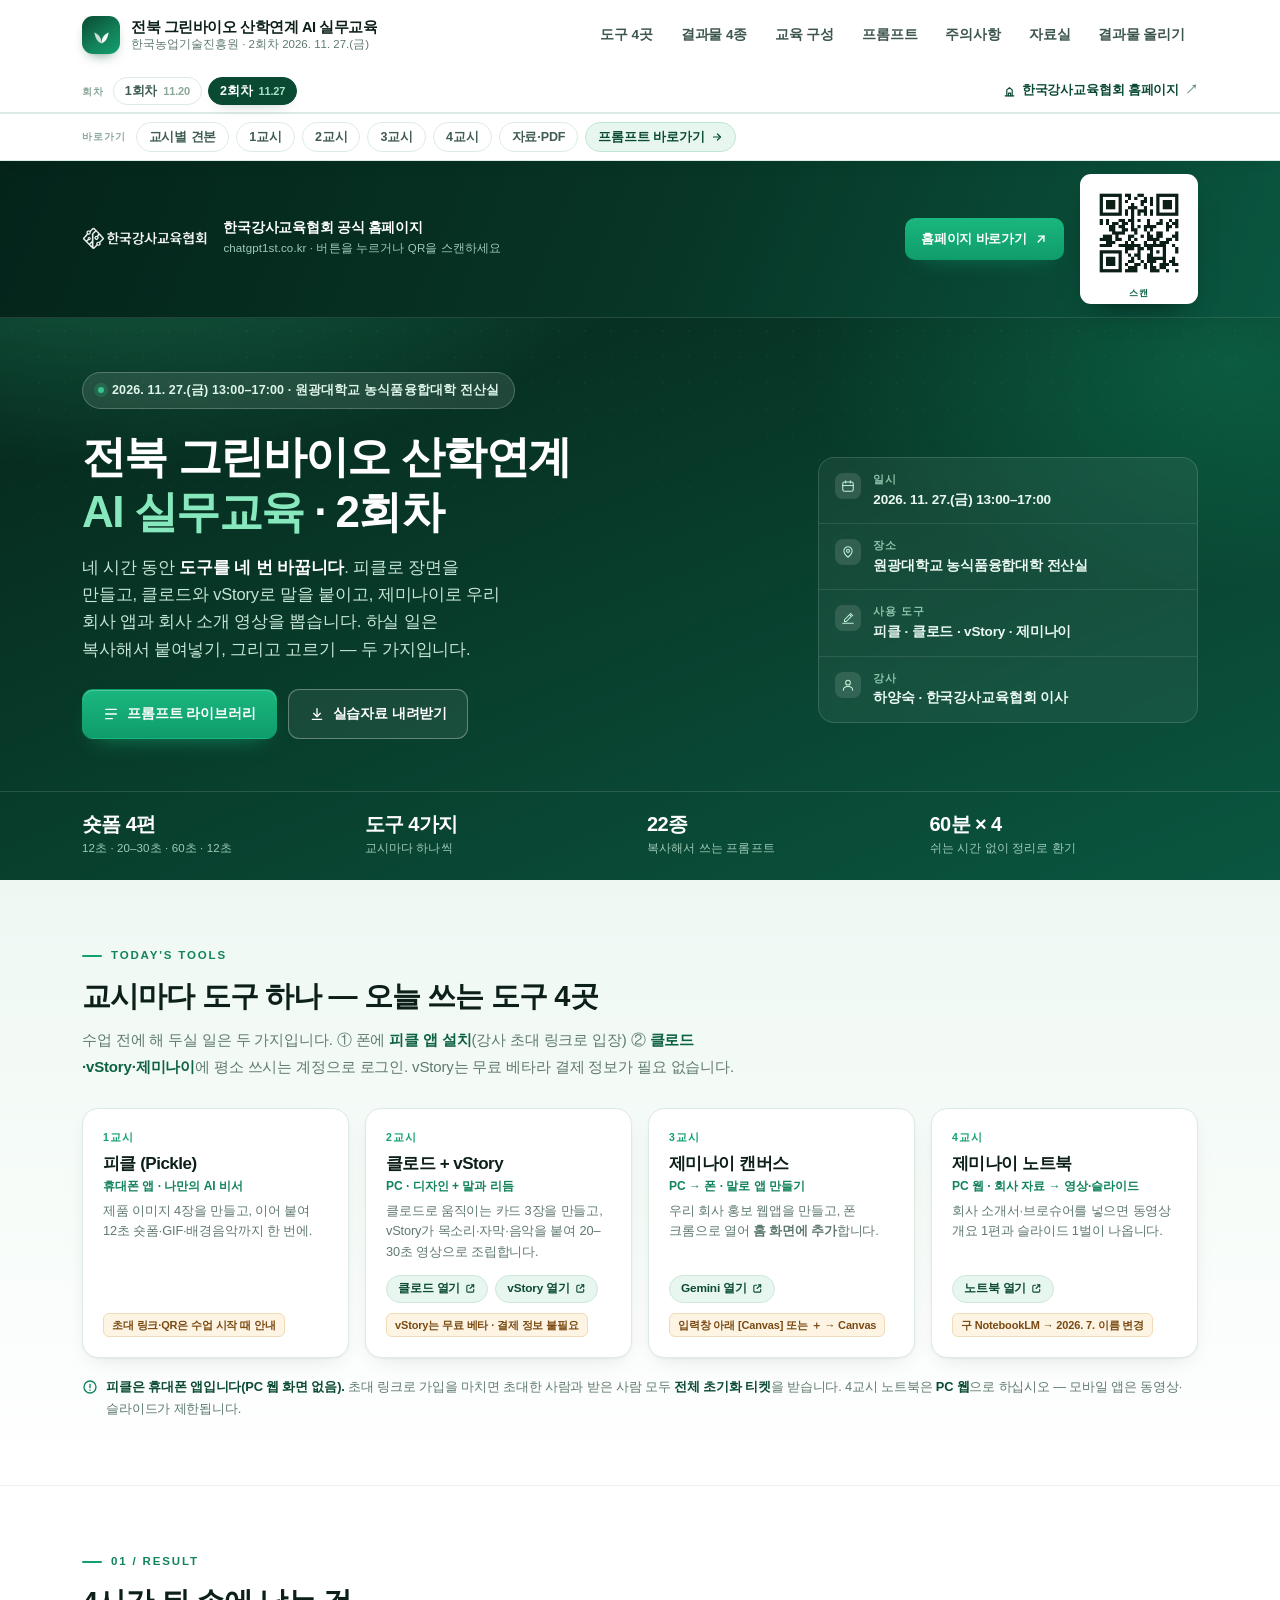
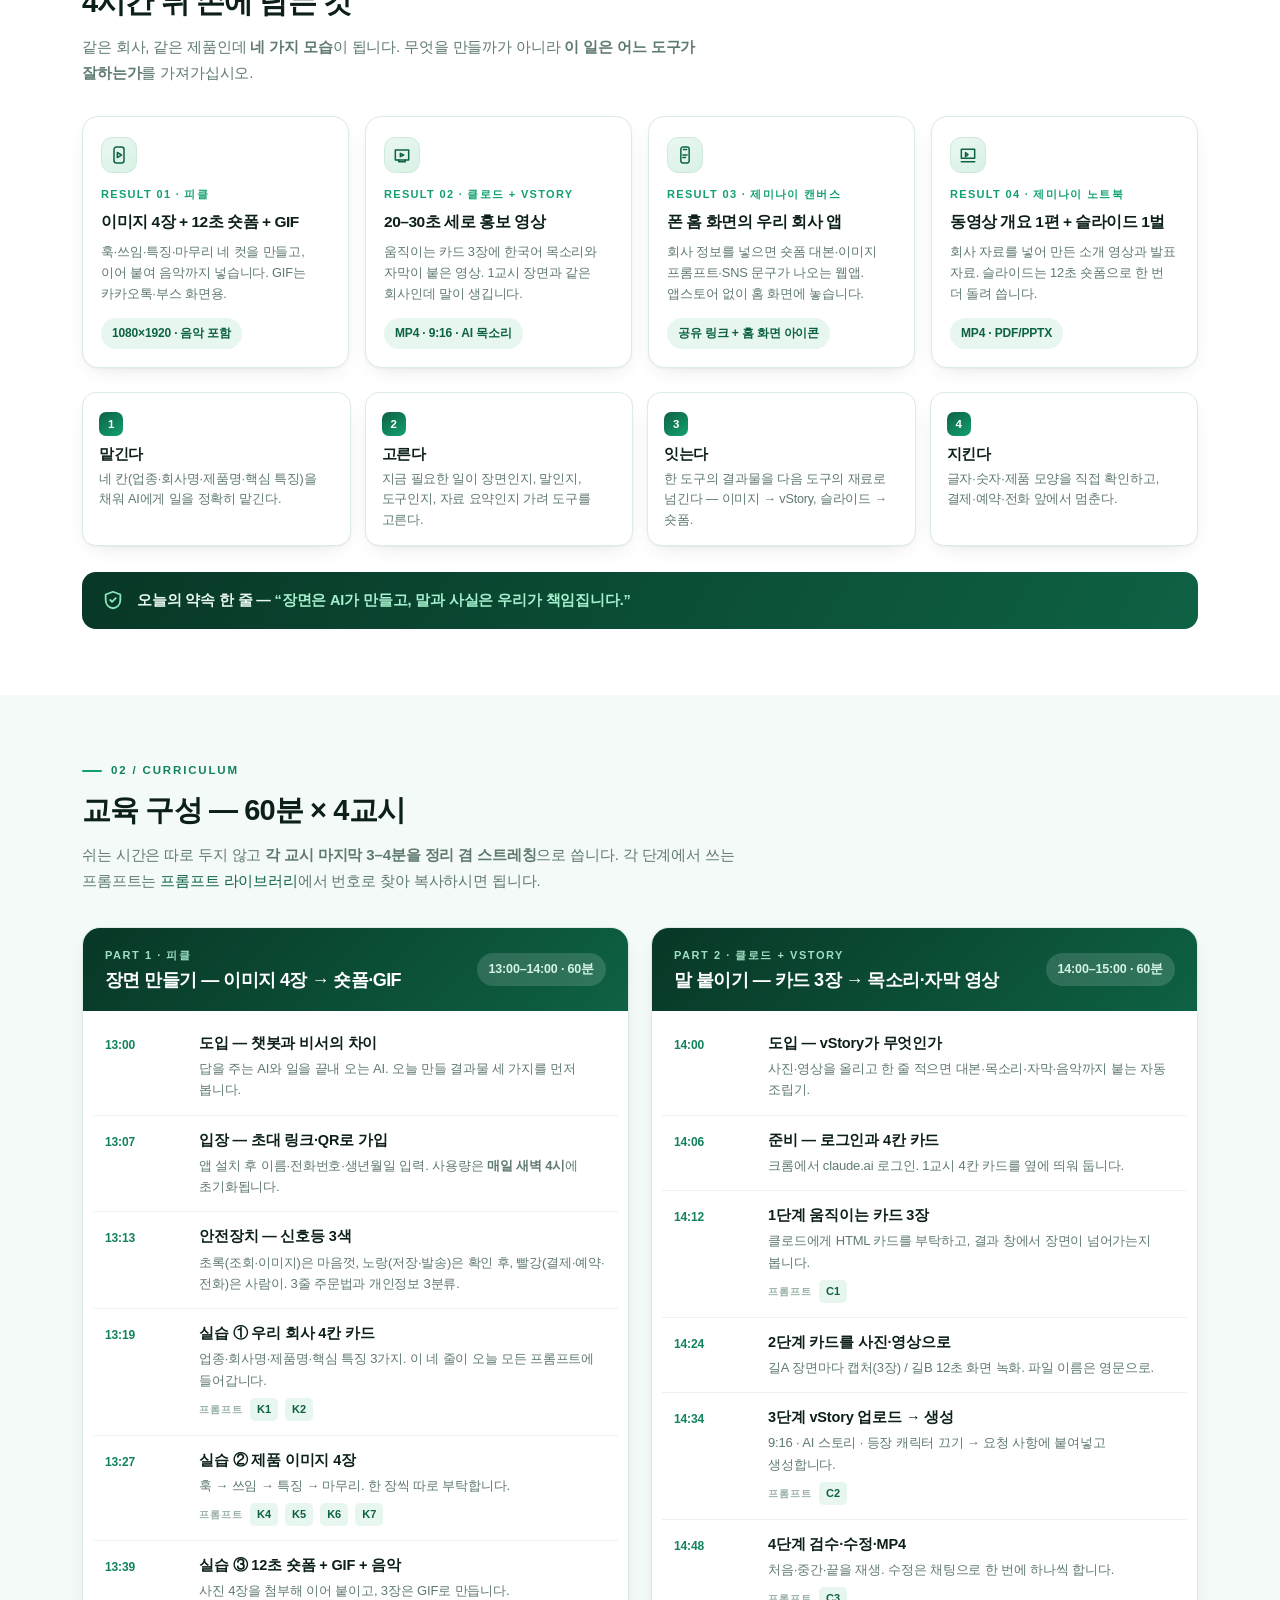
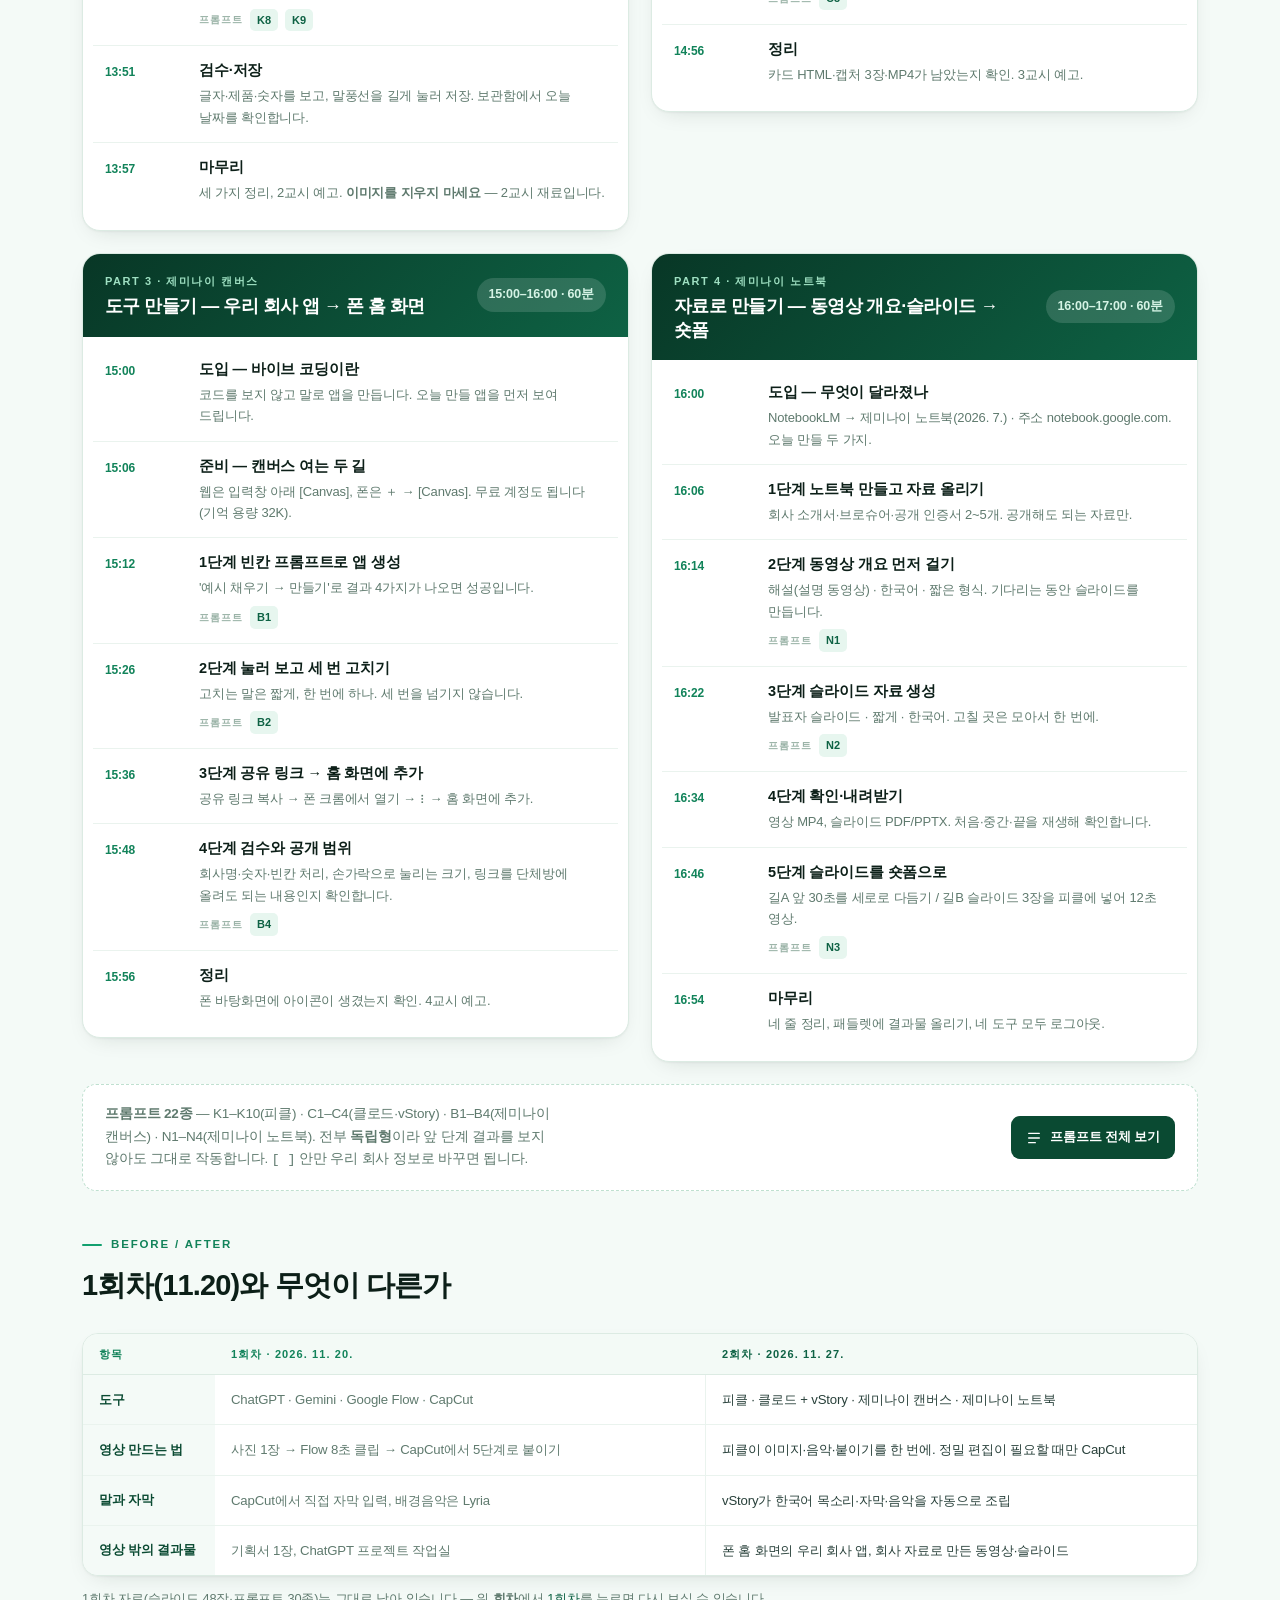
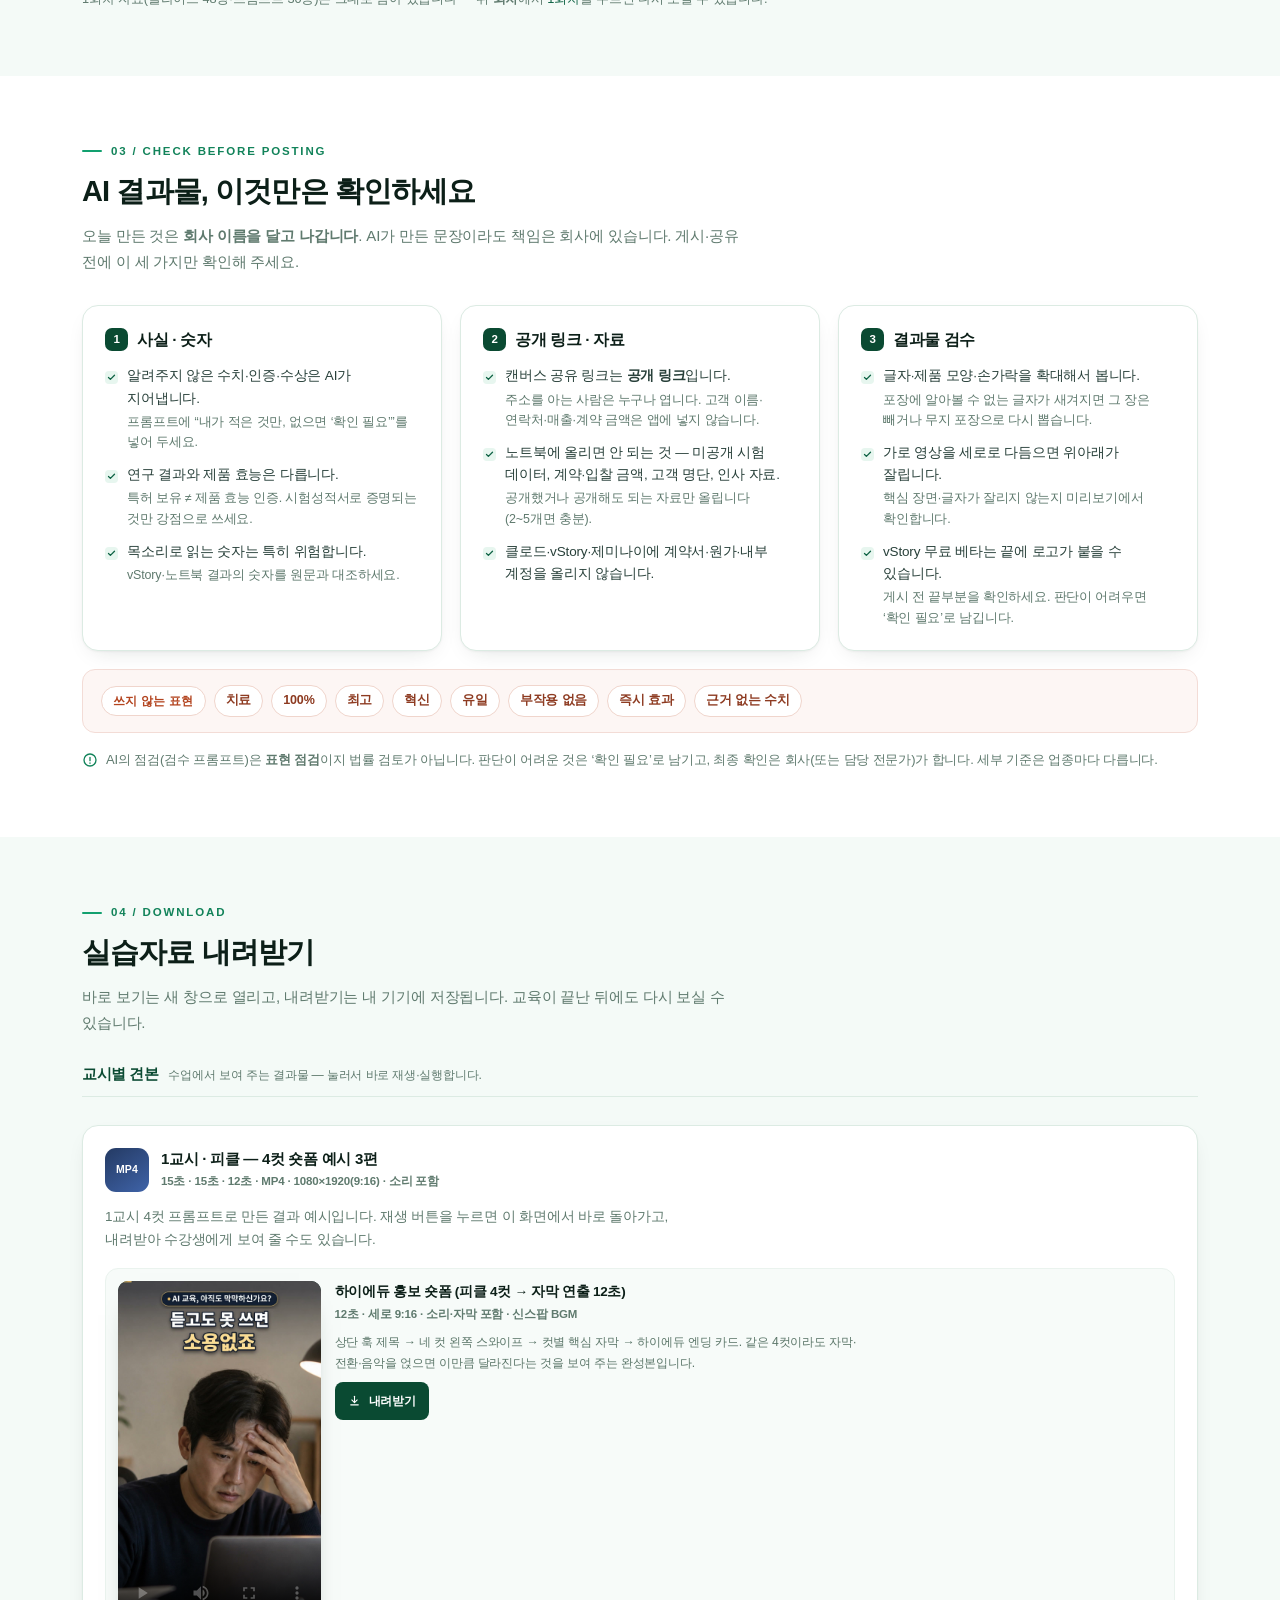
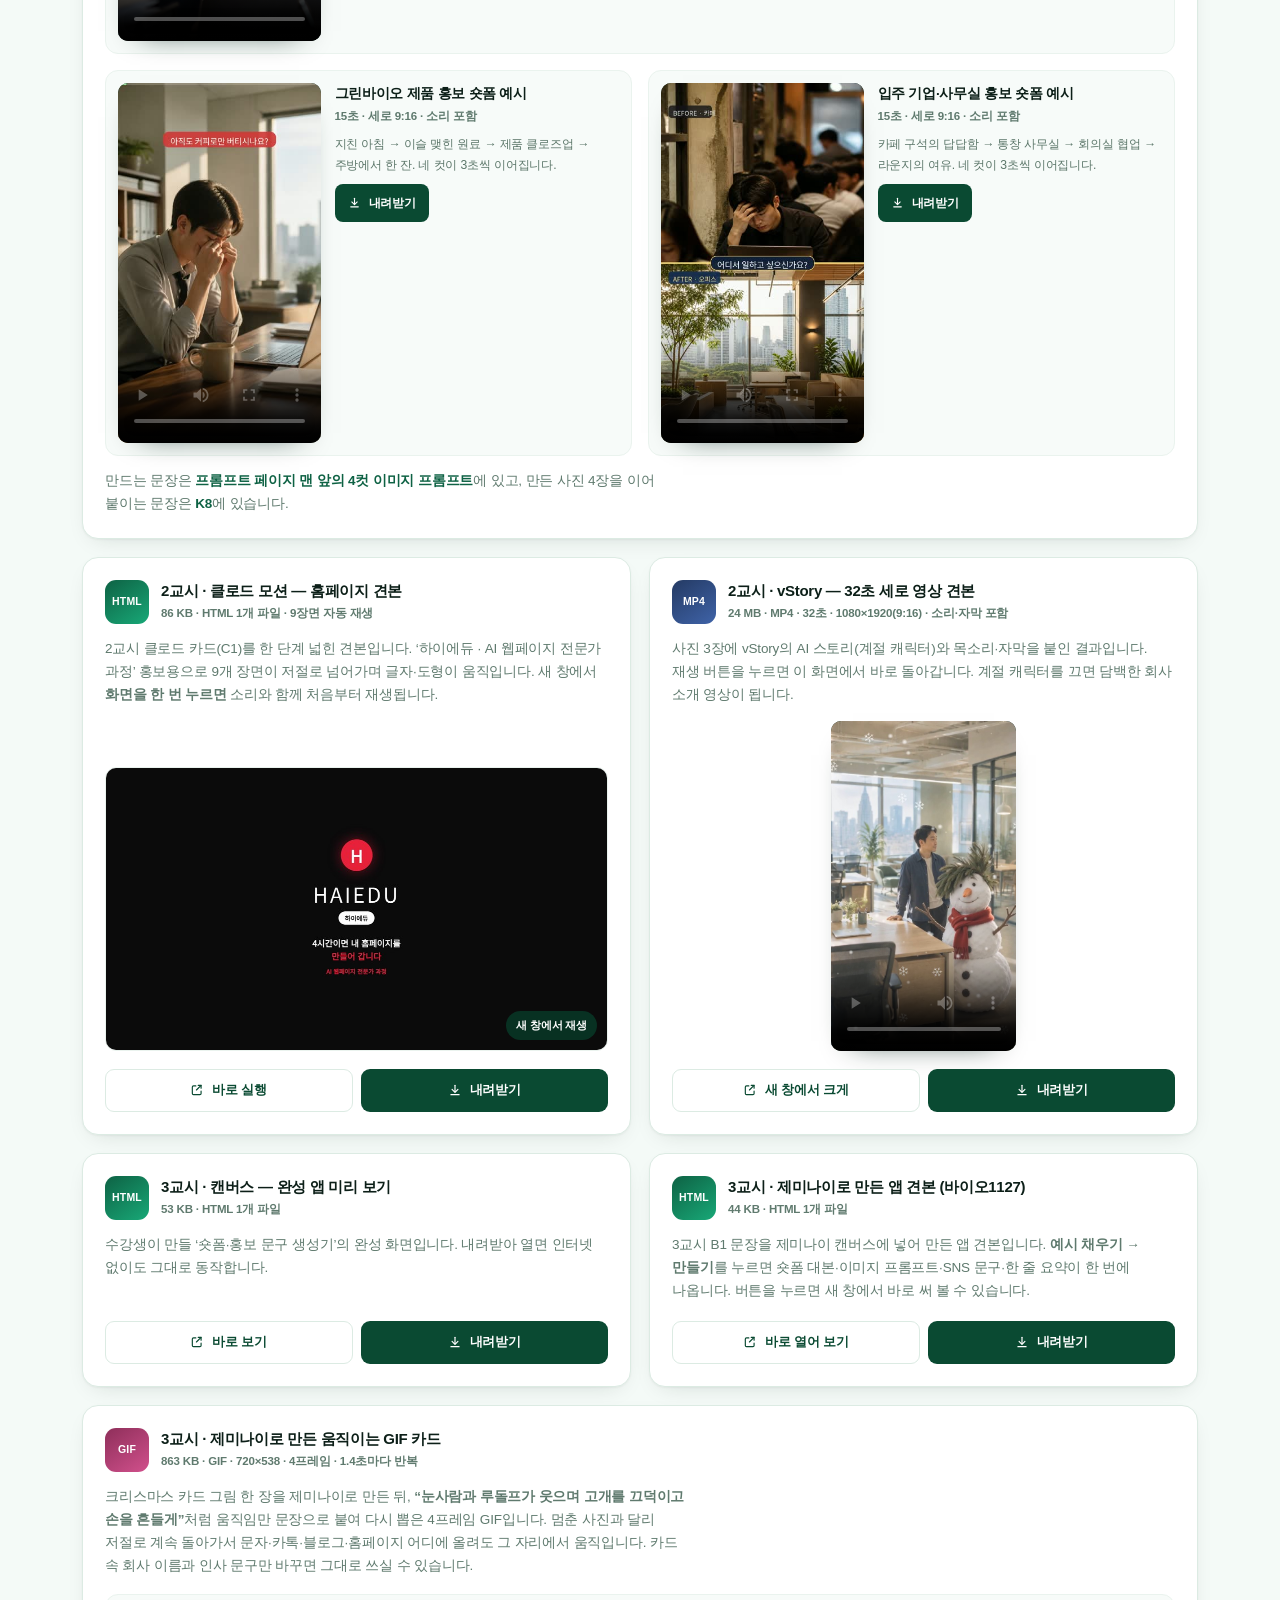
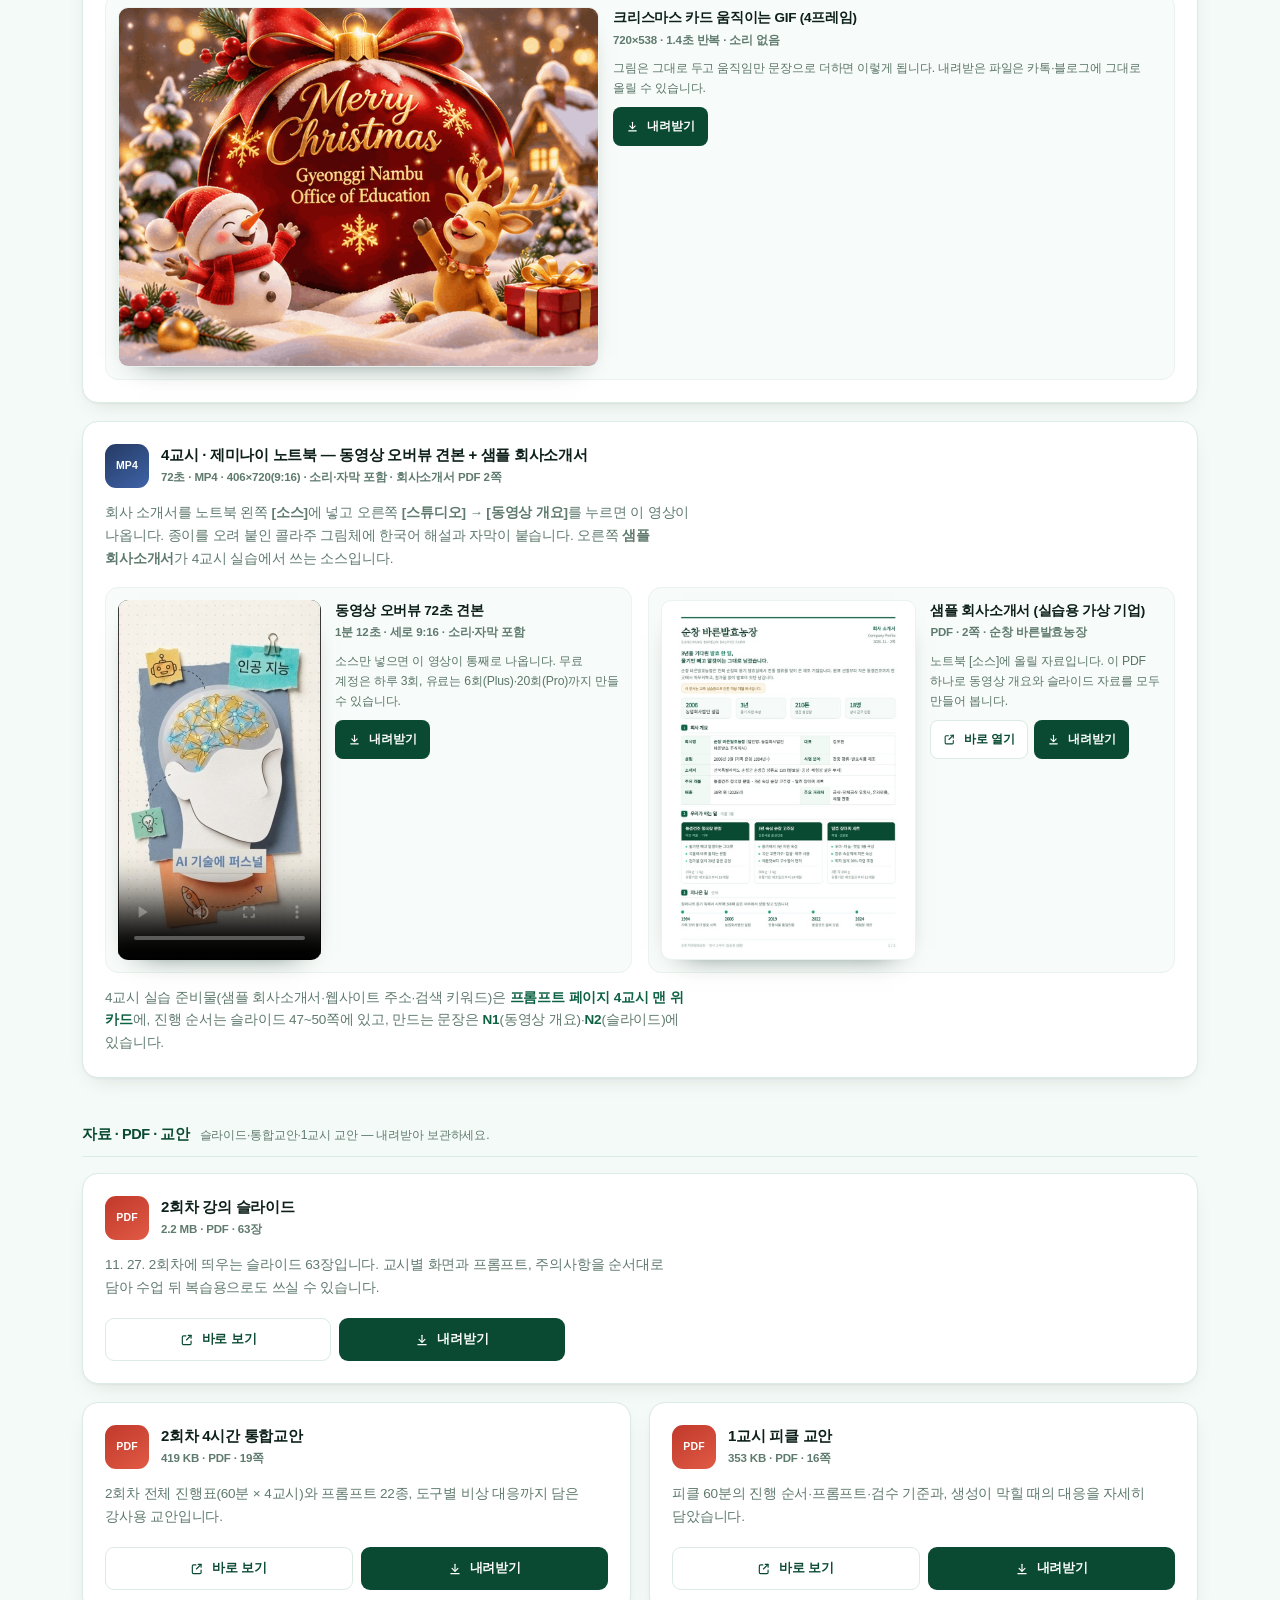
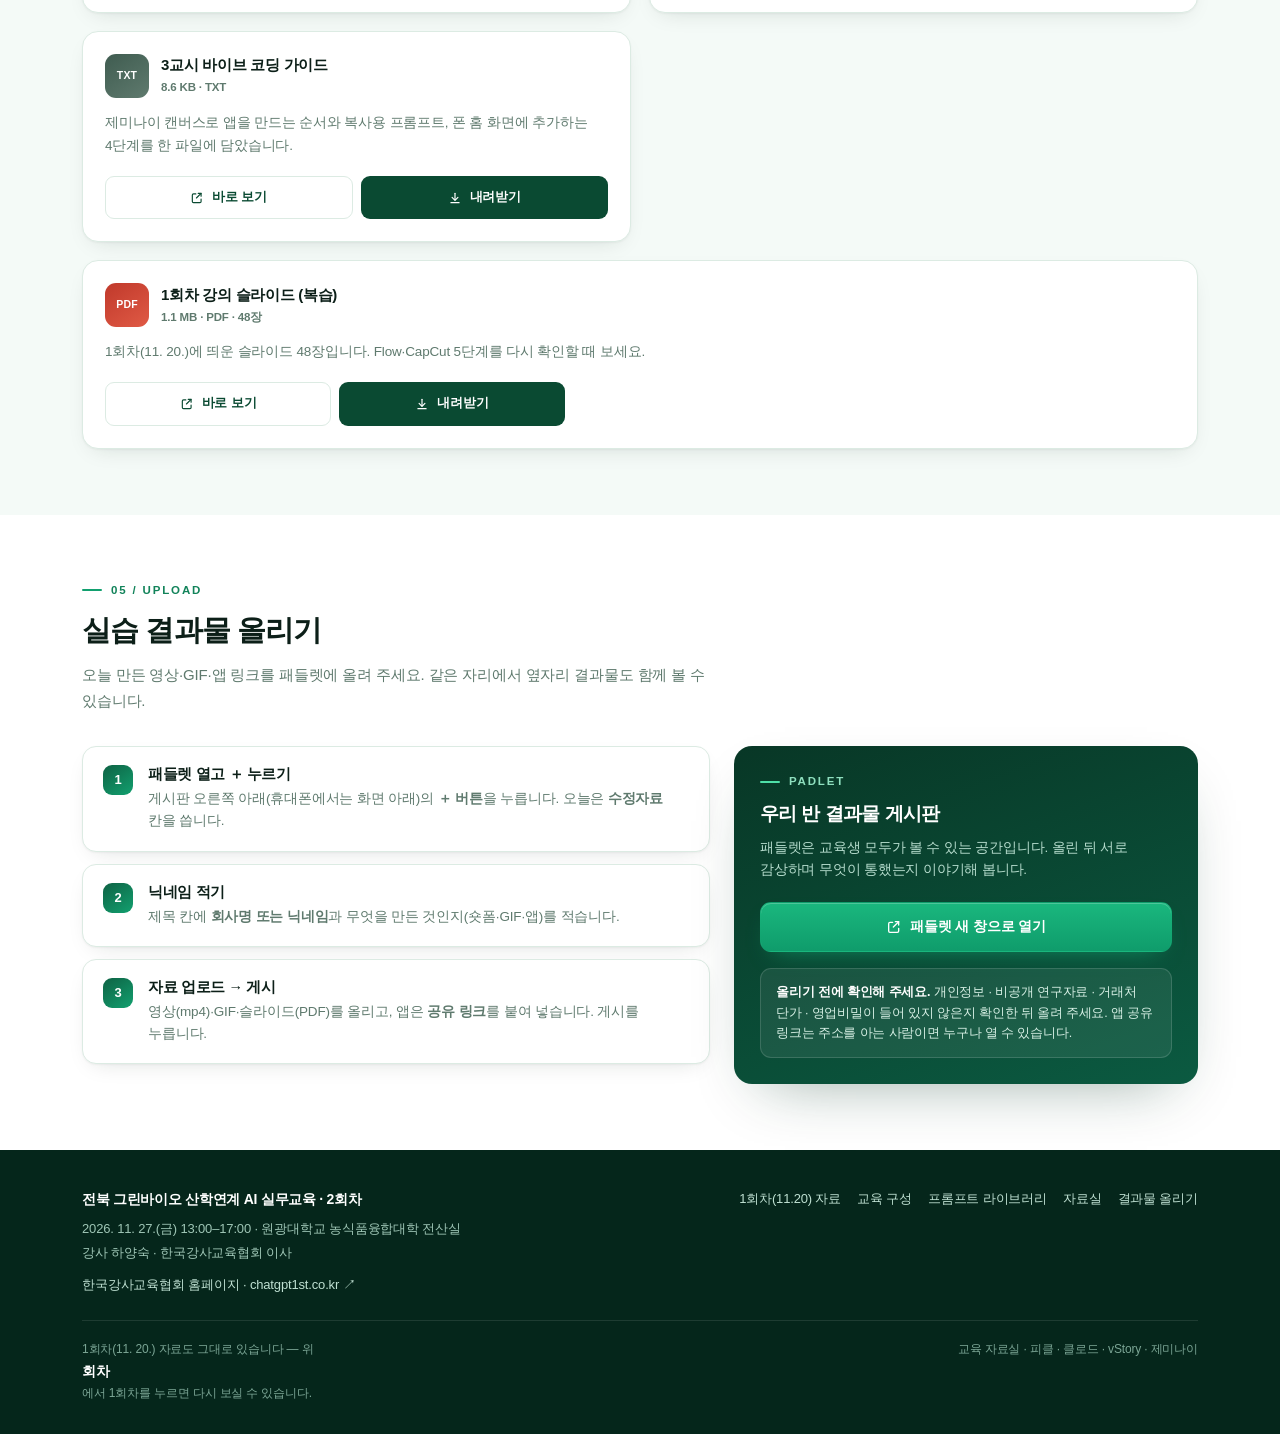
<file: index.html>
<!DOCTYPE html>
<html lang="ko">
<head>
<meta charset="utf-8">
<meta name="viewport" content="width=device-width, initial-scale=1">
<title>전북 그린바이오 산학연계 AI 실무교육 · 2회차 | 교육 자료실</title>
<meta name="description" content="한국농업기술진흥원 전북 그린바이오 산학연계 AI 실무교육 2회차(2026. 11. 27.) 교육 자료실 — 피클·클로드+vStory·제미나이 캔버스·제미나이 노트북 4교시, 프롬프트 22종, 실습자료(PDF·HTML) 내려받기, 한국강사교육협회 홈페이지 바로가기.">
<meta name="theme-color" content="#083726">
<meta property="og:title" content="전북 그린바이오 산학연계 AI 실무교육 · 2회차 | 교육 자료실">
<meta property="og:description" content="네 시간 동안 도구를 네 번 바꿉니다 — 피클, 클로드+vStory, 제미나이 캔버스, 제미나이 노트북. 복사해서 쓰는 프롬프트 22종과 실습자료를 한곳에.">
<meta property="og:type" content="website">
<link rel="stylesheet" href="assets/style.css">
<link rel="icon" href="data:image/svg+xml,%3Csvg xmlns='http://www.w3.org/2000/svg' viewBox='0 0 64 64'%3E%3Crect width='64' height='64' rx='14' fill='%230e6244'/%3E%3Cpath d='M32 50c0-12 6-20 16-24-2 14-8 22-16 24z' fill='%2387e8bd'/%3E%3Cpath d='M32 50C32 38 26 30 16 26c2 14 8 22 16 24z' fill='%23ffffff' opacity='.85'/%3E%3C/svg%3E">
</head>
<body class="has-jb">
<a class="skip" href="#main">본문 바로가기</a>

<!-- ================= HEADER ================= -->
<header class="site-head">
  <div class="head-in">
    <a class="brand" href="index.html" aria-label="전북 그린바이오 산학연계 AI 실무교육 · 2회차 자료실 홈">
      <span class="mark" aria-hidden="true">
        <svg viewBox="0 0 24 24"><path d="M12 21c0-6.2 3.1-10.4 8.2-12.4C19 15.3 16.4 19.6 12 21z"/><path d="M12 21C12 14.8 8.9 10.6 3.8 8.6 5 15.3 7.6 19.6 12 21z" opacity=".8"/></svg>
      </span>
      <span>
        <b>전북 그린바이오 산학연계 AI 실무교육</b>
        <span>한국농업기술진흥원 · 2회차 2026. 11. 27.(금)</span>
      </span>
    </a>

    <nav class="main-nav" aria-label="주요 메뉴">
      <a href="#tools" class="nav-link" data-spy="tools">도구 4곳</a>
      <a href="#result" class="nav-link" data-spy="result">결과물 4종</a>
      <a href="#curriculum" class="nav-link" data-spy="curriculum">교육 구성</a>
      <a href="prompts.html">프롬프트</a>
      <a href="#check" class="nav-link" data-spy="check">주의사항</a>
      <a href="#downloads" class="nav-link" data-spy="downloads">자료실</a>
      <a href="#upload" class="nav-link" data-spy="upload">결과물 올리기</a>
    </nav>

    <button class="nav-toggle" id="navToggle" aria-expanded="false" aria-controls="mobileNav" aria-label="메뉴 열기">
      <svg viewBox="0 0 24 24"><path d="M4 7h16M4 12h16M4 17h16"/></svg>
    </button>
  </div>

  <div class="roundbar">
    <div class="rb-in">
      <nav class="rounds" aria-label="회차 선택">
        <span class="rl">회차</span>
        <a class="round" href="day1.html">1회차<span class="dt">11.20</span></a>
        <a class="round on" href="index.html" aria-current="page">2회차<span class="dt">11.27</span></a>
      </nav>
      <a class="koea-link" href="https://chatgpt1st.co.kr" target="_blank" rel="noopener">
        <svg viewBox="0 0 24 24"><path d="M4 20h16"/><path d="M7 20V9l5-4 5 4v11"/><path d="M10 20v-5h4v5"/></svg>
        한국강사교육협회 홈페이지<span class="x">↗</span>
      </a>
    </div>
  </div>

  <nav class="mobile-nav" id="mobileNav" aria-label="모바일 메뉴">
    <a href="day1.html">1회차(11.20) 자료 보기</a>
    <a href="#tools">오늘 쓰는 도구 4곳</a>
    <a href="#result">오늘 남는 결과물 4종</a>
    <a href="#curriculum">교육 구성</a>
    <a href="prompts.html">프롬프트 라이브러리</a>
    <a href="#check">주의사항</a>
    <a href="#downloads">자료실</a>
    <a href="#upload">결과물 올리기</a>
    <a href="https://chatgpt1st.co.kr" target="_blank" rel="noopener">한국강사교육협회 홈페이지</a>
  </nav>
</header>

<!-- ================= 바로가기 (헤더 바로 아래 고정) ================= -->
<nav class="jumpbar" id="jumpbar" aria-label="페이지 바로가기">
  <div class="jb-in">
    <span class="jb-l">바로가기</span>
    <a class="jb" href="#samples">교시별 견본</a>
    <a class="jb" href="#s1">1교시</a>
    <a class="jb" href="#s2">2교시</a>
    <a class="jb" href="#s3">3교시</a>
    <a class="jb" href="#s4">4교시</a>
    <a class="jb" href="#pdf">자료·PDF</a>
    <a class="jb cta" href="prompts.html">프롬프트 바로가기<svg viewBox="0 0 24 24" aria-hidden="true"><path d="M5 12h13"/><path d="m13 6 6 6-6 6"/></svg></a>
  </div>
</nav>

<!-- ================= 협회 홈페이지 (페이지 맨 앞) ================= -->
<section class="koea" aria-label="한국강사교육협회 공식 홈페이지">
  <div class="wrap koea-in">
    <img class="k-logo" src="assets/koea_logo_white.png" alt="한국강사교육협회">
    <div class="k-txt">
      <b>한국강사교육협회 공식 홈페이지</b>
      <span>chatgpt1st.co.kr · 버튼을 누르거나 QR을 스캔하세요</span>
    </div>
    <a class="k-btn" href="https://chatgpt1st.co.kr" target="_blank" rel="noopener">
      홈페이지 바로가기
      <svg viewBox="0 0 24 24"><path d="M7 17 17 7"/><path d="M8 7h9v9"/></svg>
    </a>
    <a class="k-qr" href="https://chatgpt1st.co.kr" target="_blank" rel="noopener" aria-label="한국강사교육협회 홈페이지 QR 코드 — 폰 카메라로 스캔">
      <img src="assets/koea_qr.png" alt="한국강사교육협회 홈페이지(chatgpt1st.co.kr) QR 코드">
      <span>스캔</span>
    </a>
  </div>
</section>

<main id="main">

<!-- ================= HERO ================= -->
<section class="hero">
  <div class="hero-in">
    <div class="wrap">
      <div>
        <span class="chip"><span class="dot"></span>2026. 11. 27.(금) 13:00–17:00 · 원광대학교 농식품융합대학 전산실</span>
        <h1>전북 그린바이오 산학연계<br><em>AI 실무교육</em> · 2회차</h1>
        <p class="sub">네 시간 동안 <b>도구를 네 번 바꿉니다</b>. 피클로 장면을 만들고, 클로드와 vStory로 말을 붙이고,
          제미나이로 우리 회사 앱과 회사 소개 영상을 뽑습니다. 하실 일은 복사해서 붙여넣기, 그리고 고르기 — 두 가지입니다.</p>
        <div class="hero-cta">
          <a class="btn btn-primary" href="prompts.html">
            <svg viewBox="0 0 24 24"><path d="M4 5h16M4 12h16M4 19h10"/></svg>
            프롬프트 라이브러리
          </a>
          <a class="btn btn-ghost" href="#downloads">
            <svg viewBox="0 0 24 24"><path d="M12 4v11"/><path d="m7 11 5 5 5-5"/><path d="M5 20h14"/></svg>
            실습자료 내려받기
          </a>
        </div>
      </div>

      <dl class="facts">
        <li>
          <span class="ico"><svg viewBox="0 0 24 24"><rect x="3" y="5" width="18" height="16" rx="3"/><path d="M8 3v4M16 3v4M3 11h18"/></svg></span>
          <div><dt>일시</dt><dd>2026. 11. 27.(금) 13:00–17:00</dd></div>
        </li>
        <li>
          <span class="ico"><svg viewBox="0 0 24 24"><path d="M12 21s7-5.4 7-11a7 7 0 1 0-14 0c0 5.6 7 11 7 11z"/><circle cx="12" cy="10" r="2.6"/></svg></span>
          <div><dt>장소</dt><dd>원광대학교 농식품융합대학 전산실</dd></div>
        </li>
        <li>
          <span class="ico"><svg viewBox="0 0 24 24"><path d="m14.7 6.3 3 3L9 18H6v-3z"/><path d="M16 4l4 4"/><path d="M3 21h18"/></svg></span>
          <div><dt>사용 도구</dt><dd>피클 · 클로드 · vStory · 제미나이</dd></div>
        </li>
        <li>
          <span class="ico"><svg viewBox="0 0 24 24"><circle cx="12" cy="8" r="4"/><path d="M4 21c0-4 3.6-6.5 8-6.5s8 2.5 8 6.5"/></svg></span>
          <div><dt>강사</dt><dd>하양숙 · 한국강사교육협회 이사</dd></div>
        </li>
      </dl>
    </div>
  </div>
  <div class="hero-stats">
    <div class="wrap">
      <div class="st"><b>숏폼 4편</b><span>12초 · 20–30초 · 60초 · 12초</span></div>
      <div class="st"><b>도구 4가지</b><span>교시마다 하나씩</span></div>
      <div class="st"><b>22종</b><span>복사해서 쓰는 프롬프트</span></div>
      <div class="st"><b>60분 × 4</b><span>쉬는 시간 없이 정리로 환기</span></div>
    </div>
  </div>
</section>

<!-- ================= TODAY'S TOOLS ================= -->
<section class="section tools-band" id="tools">
  <div class="wrap">
    <div class="sec-head">
      <div class="eyebrow">Today's tools</div>
      <h2>교시마다 도구 하나 — 오늘 쓰는 도구 4곳</h2>
      <p>수업 전에 해 두실 일은 두 가지입니다. ① 폰에 <b>피클 앱 설치</b>(강사 초대 링크로 입장) ② <b>클로드·vStory·제미나이</b>에
        평소 쓰시는 계정으로 로그인. vStory는 무료 베타라 결제 정보가 필요 없습니다.</p>
    </div>

    <div class="tools4">
      <div class="tool">
        <span class="kicker">1교시</span>
        <div class="tk">피클 (Pickle)<small>휴대폰 앱 · 나만의 AI 비서</small></div>
        <p>제품 이미지 4장을 만들고, 이어 붙여 12초 숏폼·GIF·배경음악까지 한 번에.</p>
        <span class="mini-tag">초대 링크·QR은 수업 시작 때 안내</span>
      </div>

      <div class="tool">
        <span class="kicker">2교시</span>
        <div class="tk">클로드 + vStory<small>PC · 디자인 + 말과 리듬</small></div>
        <p>클로드로 움직이는 카드 3장을 만들고, vStory가 목소리·자막·음악을 붙여 20–30초 영상으로 조립합니다.</p>
        <div class="links">
          <a class="lk" href="https://claude.ai/new" target="_blank" rel="noopener">클로드 열기<svg viewBox="0 0 24 24"><path d="M14 4h5v5"/><path d="M19 4 11 12"/><path d="M19 14v4a2 2 0 0 1-2 2H6a2 2 0 0 1-2-2V7a2 2 0 0 1 2-2h4"/></svg></a>
          <a class="lk" href="https://vstory.io" target="_blank" rel="noopener">vStory 열기<svg viewBox="0 0 24 24"><path d="M14 4h5v5"/><path d="M19 4 11 12"/><path d="M19 14v4a2 2 0 0 1-2 2H6a2 2 0 0 1-2-2V7a2 2 0 0 1 2-2h4"/></svg></a>
        </div>
        <span class="mini-tag">vStory는 무료 베타 · 결제 정보 불필요</span>
      </div>

      <div class="tool">
        <span class="kicker">3교시</span>
        <div class="tk">제미나이 캔버스<small>PC → 폰 · 말로 앱 만들기</small></div>
        <p>우리 회사 홍보 웹앱을 만들고, 폰 크롬으로 열어 <b>홈 화면에 추가</b>합니다.</p>
        <div class="links">
          <a class="lk" href="https://gemini.google.com/app" target="_blank" rel="noopener">Gemini 열기<svg viewBox="0 0 24 24"><path d="M14 4h5v5"/><path d="M19 4 11 12"/><path d="M19 14v4a2 2 0 0 1-2 2H6a2 2 0 0 1-2-2V7a2 2 0 0 1 2-2h4"/></svg></a>
        </div>
        <span class="mini-tag">입력창 아래 [Canvas] 또는 ＋ → Canvas</span>
      </div>

      <div class="tool">
        <span class="kicker">4교시</span>
        <div class="tk">제미나이 노트북<small>PC 웹 · 회사 자료 → 영상·슬라이드</small></div>
        <p>회사 소개서·브로슈어를 넣으면 동영상 개요 1편과 슬라이드 1벌이 나옵니다.</p>
        <div class="links">
          <a class="lk" href="https://notebook.google.com" target="_blank" rel="noopener">노트북 열기<svg viewBox="0 0 24 24"><path d="M14 4h5v5"/><path d="M19 4 11 12"/><path d="M19 14v4a2 2 0 0 1-2 2H6a2 2 0 0 1-2-2V7a2 2 0 0 1 2-2h4"/></svg></a>
        </div>
        <span class="mini-tag">구 NotebookLM → 2026. 7. 이름 변경</span>
      </div>
    </div>

    <p class="tools-note">
      <svg viewBox="0 0 24 24"><circle cx="12" cy="12" r="9"/><path d="M12 8v5M12 16.5v.5"/></svg>
      <span><b>피클은 휴대폰 앱입니다(PC 웹 화면 없음).</b> 초대 링크로 가입을 마치면 초대한 사람과 받은 사람 모두 <b>전체 초기화 티켓</b>을 받습니다.
        4교시 노트북은 <b>PC 웹</b>으로 하십시오 — 모바일 앱은 동영상·슬라이드가 제한됩니다.</span>
    </p>
  </div>
</section>

<!-- ================= RESULT ================= -->
<section class="section" id="result">
  <div class="wrap">
    <div class="sec-head">
      <div class="eyebrow">01 / Result</div>
      <h2>4시간 뒤 손에 남는 것</h2>
      <p>같은 회사, 같은 제품인데 <b>네 가지 모습</b>이 됩니다. 무엇을 만들까가 아니라 <b>이 일은 어느 도구가 잘하는가</b>를 가져가십시오.</p>
    </div>

    <div class="grid4">
      <article class="take">
        <div class="ico-lg"><svg viewBox="0 0 24 24"><rect x="6" y="2.5" width="12" height="19" rx="3"/><path d="m10 9 5 3-5 3z"/></svg></div>
        <div class="kicker">Result 01 · 피클</div>
        <h3>이미지 4장 + 12초 숏폼 + GIF</h3>
        <p>훅·쓰임·특징·마무리 네 컷을 만들고, 이어 붙여 음악까지 넣습니다. GIF는 카카오톡·부스 화면용.</p>
        <span class="tagline">1080×1920 · 음악 포함</span>
      </article>

      <article class="take">
        <div class="ico-lg"><svg viewBox="0 0 24 24"><path d="M4 6h16v12H4z"/><path d="M8 18v2h8v-2"/><path d="m10 10 4 2-4 2z"/></svg></div>
        <div class="kicker">Result 02 · 클로드 + vStory</div>
        <h3>20–30초 세로 홍보 영상</h3>
        <p>움직이는 카드 3장에 한국어 목소리와 자막이 붙은 영상. 1교시 장면과 같은 회사인데 말이 생깁니다.</p>
        <span class="tagline">MP4 · 9:16 · AI 목소리</span>
      </article>

      <article class="take">
        <div class="ico-lg"><svg viewBox="0 0 24 24"><rect x="7" y="2.5" width="10" height="19" rx="2.5"/><path d="M10 5.5h4"/><path d="M9.5 12h5M9.5 15h3"/></svg></div>
        <div class="kicker">Result 03 · 제미나이 캔버스</div>
        <h3>폰 홈 화면의 우리 회사 앱</h3>
        <p>회사 정보를 넣으면 숏폼 대본·이미지 프롬프트·SNS 문구가 나오는 웹앱. 앱스토어 없이 홈 화면에 놓습니다.</p>
        <span class="tagline">공유 링크 + 홈 화면 아이콘</span>
      </article>

      <article class="take">
        <div class="ico-lg"><svg viewBox="0 0 24 24"><path d="M4 5h16v11H4z"/><path d="M4 20h16"/><path d="m9 9 3 2.5L9 14z"/></svg></div>
        <div class="kicker">Result 04 · 제미나이 노트북</div>
        <h3>동영상 개요 1편 + 슬라이드 1벌</h3>
        <p>회사 자료를 넣어 만든 소개 영상과 발표 자료. 슬라이드는 12초 숏폼으로 한 번 더 돌려 씁니다.</p>
        <span class="tagline">MP4 · PDF/PPTX</span>
      </article>
    </div>

    <div class="goals">
      <div class="goal">
        <span class="no">1</span>
        <h3>맡긴다</h3>
        <p>네 칸(업종·회사명·제품명·핵심 특징)을 채워 AI에게 일을 정확히 맡긴다.</p>
      </div>
      <div class="goal">
        <span class="no">2</span>
        <h3>고른다</h3>
        <p>지금 필요한 일이 장면인지, 말인지, 도구인지, 자료 요약인지 가려 도구를 고른다.</p>
      </div>
      <div class="goal">
        <span class="no">3</span>
        <h3>잇는다</h3>
        <p>한 도구의 결과물을 다음 도구의 재료로 넘긴다 — 이미지 → vStory, 슬라이드 → 숏폼.</p>
      </div>
      <div class="goal">
        <span class="no">4</span>
        <h3>지킨다</h3>
        <p>글자·숫자·제품 모양을 직접 확인하고, 결제·예약·전화 앞에서 멈춘다.</p>
      </div>
    </div>

    <div class="promise">
      <svg viewBox="0 0 24 24"><path d="M12 3 4 6v6c0 5 3.4 8.4 8 9 4.6-.6 8-4 8-9V6z"/><path d="m9 12 2 2 4-4"/></svg>
      <span>오늘의 약속 한 줄 — <b>“장면은 AI가 만들고, 말과 사실은 우리가 책임집니다.”</b></span>
    </div>
  </div>
</section>

<!-- ================= CURRICULUM ================= -->
<section class="section alt" id="curriculum">
  <div class="wrap">
    <div class="sec-head">
      <div class="eyebrow">02 / Curriculum</div>
      <h2>교육 구성 — 60분 × 4교시</h2>
      <p>쉬는 시간은 따로 두지 않고 <b>각 교시 마지막 3–4분을 정리 겸 스트레칭</b>으로 씁니다.
        각 단계에서 쓰는 프롬프트는 <a href="prompts.html">프롬프트 라이브러리</a>에서 번호로 찾아 복사하시면 됩니다.</p>
    </div>

    <div class="curri">
      <section class="panel" aria-labelledby="c1">
        <div class="panel-head">
          <div>
            <div class="p-t">Part 1 · 피클</div>
            <h3 id="c1">장면 만들기 — 이미지 4장 → 숏폼·GIF</h3>
          </div>
          <span class="p-time">13:00–14:00 · 60분</span>
        </div>
        <ol class="flow">
          <li><span class="t">13:00</span><div><div class="n">도입 — 챗봇과 비서의 차이</div><div class="d">답을 주는 AI와 일을 끝내 오는 AI. 오늘 만들 결과물 세 가지를 먼저 봅니다.</div></div></li>
          <li><span class="t">13:07</span><div><div class="n">입장 — 초대 링크·QR로 가입</div><div class="d">앱 설치 후 이름·전화번호·생년월일 입력. 사용량은 <b>매일 새벽 4시</b>에 초기화됩니다.</div></div></li>
          <li><span class="t">13:13</span><div><div class="n">안전장치 — 신호등 3색</div><div class="d">초록(조회·이미지)은 마음껏, 노랑(저장·발송)은 확인 후, 빨강(결제·예약·전화)은 사람이. 3줄 주문법과 개인정보 3분류.</div></div></li>
          <li><span class="t">13:19</span><div><div class="n">실습 ① 우리 회사 4칸 카드</div><div class="d">업종·회사명·제품명·핵심 특징 3가지. 이 네 줄이 오늘 모든 프롬프트에 들어갑니다.</div><div class="codes"><span>프롬프트</span><a class="pcode" href="prompts.html#K1">K1</a> <a class="pcode" href="prompts.html#K2">K2</a></div></div></li>
          <li><span class="t">13:27</span><div><div class="n">실습 ② 제품 이미지 4장</div><div class="d">훅 → 쓰임 → 특징 → 마무리. 한 장씩 따로 부탁합니다.</div><div class="codes"><span>프롬프트</span><a class="pcode" href="prompts.html#K4">K4</a> <a class="pcode" href="prompts.html#K5">K5</a> <a class="pcode" href="prompts.html#K6">K6</a> <a class="pcode" href="prompts.html#K7">K7</a></div></div></li>
          <li><span class="t">13:39</span><div><div class="n">실습 ③ 12초 숏폼 + GIF + 음악</div><div class="d">사진 4장을 첨부해 이어 붙이고, 3장은 GIF로 만듭니다.</div><div class="codes"><span>프롬프트</span><a class="pcode" href="prompts.html#K8">K8</a> <a class="pcode" href="prompts.html#K9">K9</a></div></div></li>
          <li><span class="t">13:51</span><div><div class="n">검수·저장</div><div class="d">글자·제품·숫자를 보고, 말풍선을 길게 눌러 저장. 보관함에서 오늘 날짜를 확인합니다.</div></div></li>
          <li><span class="t">13:57</span><div><div class="n">마무리</div><div class="d">세 가지 정리, 2교시 예고. <b>이미지를 지우지 마세요</b> — 2교시 재료입니다.</div></div></li>
        </ol>
      </section>

      <section class="panel" aria-labelledby="c2">
        <div class="panel-head">
          <div>
            <div class="p-t">Part 2 · 클로드 + vStory</div>
            <h3 id="c2">말 붙이기 — 카드 3장 → 목소리·자막 영상</h3>
          </div>
          <span class="p-time">14:00–15:00 · 60분</span>
        </div>
        <ol class="flow">
          <li><span class="t">14:00</span><div><div class="n">도입 — vStory가 무엇인가</div><div class="d">사진·영상을 올리고 한 줄 적으면 대본·목소리·자막·음악까지 붙는 자동 조립기.</div></div></li>
          <li><span class="t">14:06</span><div><div class="n">준비 — 로그인과 4칸 카드</div><div class="d">크롬에서 claude.ai 로그인. 1교시 4칸 카드를 옆에 띄워 둡니다.</div></div></li>
          <li><span class="t">14:12</span><div><div class="n">1단계 움직이는 카드 3장</div><div class="d">클로드에게 HTML 카드를 부탁하고, 결과 창에서 장면이 넘어가는지 봅니다.</div><div class="codes"><span>프롬프트</span><a class="pcode" href="prompts.html#C1">C1</a></div></div></li>
          <li><span class="t">14:24</span><div><div class="n">2단계 카드를 사진·영상으로</div><div class="d">길A 장면마다 캡처(3장) / 길B 12초 화면 녹화. 파일 이름은 영문으로.</div></div></li>
          <li><span class="t">14:34</span><div><div class="n">3단계 vStory 업로드 → 생성</div><div class="d">9:16 · AI 스토리 · 등장 캐릭터 끄기 → 요청 사항에 붙여넣고 생성합니다.</div><div class="codes"><span>프롬프트</span><a class="pcode" href="prompts.html#C2">C2</a></div></div></li>
          <li><span class="t">14:48</span><div><div class="n">4단계 검수·수정·MP4</div><div class="d">처음·중간·끝을 재생. 수정은 채팅으로 한 번에 하나씩 합니다.</div><div class="codes"><span>프롬프트</span><a class="pcode" href="prompts.html#C3">C3</a></div></div></li>
          <li><span class="t">14:56</span><div><div class="n">정리</div><div class="d">카드 HTML·캡처 3장·MP4가 남았는지 확인. 3교시 예고.</div></div></li>
        </ol>
      </section>

      <section class="panel" aria-labelledby="c3">
        <div class="panel-head">
          <div>
            <div class="p-t">Part 3 · 제미나이 캔버스</div>
            <h3 id="c3">도구 만들기 — 우리 회사 앱 → 폰 홈 화면</h3>
          </div>
          <span class="p-time">15:00–16:00 · 60분</span>
        </div>
        <ol class="flow">
          <li><span class="t">15:00</span><div><div class="n">도입 — 바이브 코딩이란</div><div class="d">코드를 보지 않고 말로 앱을 만듭니다. 오늘 만들 앱을 먼저 보여 드립니다.</div></div></li>
          <li><span class="t">15:06</span><div><div class="n">준비 — 캔버스 여는 두 길</div><div class="d">웹은 입력창 아래 [Canvas], 폰은 ＋ → [Canvas]. 무료 계정도 됩니다(기억 용량 32K).</div></div></li>
          <li><span class="t">15:12</span><div><div class="n">1단계 빈칸 프롬프트로 앱 생성</div><div class="d">'예시 채우기 → 만들기'로 결과 4가지가 나오면 성공입니다.</div><div class="codes"><span>프롬프트</span><a class="pcode" href="prompts.html#B1">B1</a></div></div></li>
          <li><span class="t">15:26</span><div><div class="n">2단계 눌러 보고 세 번 고치기</div><div class="d">고치는 말은 짧게, 한 번에 하나. 세 번을 넘기지 않습니다.</div><div class="codes"><span>프롬프트</span><a class="pcode" href="prompts.html#B2">B2</a></div></div></li>
          <li><span class="t">15:36</span><div><div class="n">3단계 공유 링크 → 홈 화면에 추가</div><div class="d">공유 링크 복사 → 폰 크롬에서 열기 → ⋮ → 홈 화면에 추가.</div></div></li>
          <li><span class="t">15:48</span><div><div class="n">4단계 검수와 공개 범위</div><div class="d">회사명·숫자·빈칸 처리, 손가락으로 눌리는 크기, 링크를 단체방에 올려도 되는 내용인지 확인합니다.</div><div class="codes"><span>프롬프트</span><a class="pcode" href="prompts.html#B4">B4</a></div></div></li>
          <li><span class="t">15:56</span><div><div class="n">정리</div><div class="d">폰 바탕화면에 아이콘이 생겼는지 확인. 4교시 예고.</div></div></li>
        </ol>
      </section>

      <section class="panel" aria-labelledby="c4">
        <div class="panel-head">
          <div>
            <div class="p-t">Part 4 · 제미나이 노트북</div>
            <h3 id="c4">자료로 만들기 — 동영상 개요·슬라이드 → 숏폼</h3>
          </div>
          <span class="p-time">16:00–17:00 · 60분</span>
        </div>
        <ol class="flow">
          <li><span class="t">16:00</span><div><div class="n">도입 — 무엇이 달라졌나</div><div class="d">NotebookLM → 제미나이 노트북(2026. 7.) · 주소 notebook.google.com. 오늘 만들 두 가지.</div></div></li>
          <li><span class="t">16:06</span><div><div class="n">1단계 노트북 만들고 자료 올리기</div><div class="d">회사 소개서·브로슈어·공개 인증서 2~5개. 공개해도 되는 자료만.</div></div></li>
          <li><span class="t">16:14</span><div><div class="n">2단계 동영상 개요 먼저 걸기</div><div class="d">해설(설명 동영상) · 한국어 · 짧은 형식. 기다리는 동안 슬라이드를 만듭니다.</div><div class="codes"><span>프롬프트</span><a class="pcode" href="prompts.html#N1">N1</a></div></div></li>
          <li><span class="t">16:22</span><div><div class="n">3단계 슬라이드 자료 생성</div><div class="d">발표자 슬라이드 · 짧게 · 한국어. 고칠 곳은 모아서 한 번에.</div><div class="codes"><span>프롬프트</span><a class="pcode" href="prompts.html#N2">N2</a></div></div></li>
          <li><span class="t">16:34</span><div><div class="n">4단계 확인·내려받기</div><div class="d">영상 MP4, 슬라이드 PDF/PPTX. 처음·중간·끝을 재생해 확인합니다.</div></div></li>
          <li><span class="t">16:46</span><div><div class="n">5단계 슬라이드를 숏폼으로</div><div class="d">길A 앞 30초를 세로로 다듬기 / 길B 슬라이드 3장을 피클에 넣어 12초 영상.</div><div class="codes"><span>프롬프트</span><a class="pcode" href="prompts.html#N3">N3</a></div></div></li>
          <li><span class="t">16:54</span><div><div class="n">마무리</div><div class="d">네 줄 정리, 패들렛에 결과물 올리기, 네 도구 모두 로그아웃.</div></div></li>
        </ol>
      </section>
    </div>

    <div class="curri-note">
      <p><b>프롬프트 22종</b> — K1–K10(피클) · C1–C4(클로드·vStory) · B1–B4(제미나이 캔버스) · N1–N4(제미나이 노트북).
        전부 <b>독립형</b>이라 앞 단계 결과를 보지 않아도 그대로 작동합니다. <code>[ ]</code> 안만 우리 회사 정보로 바꾸면 됩니다.</p>
      <a class="btn btn-dark btn-sm" href="prompts.html">
        <svg viewBox="0 0 24 24"><path d="M4 5h16M4 12h16M4 19h10"/></svg>
        프롬프트 전체 보기
      </a>
    </div>

    <div class="sec-head" style="margin-top:44px">
      <div class="eyebrow">Before / After</div>
      <h2>1회차(11.20)와 무엇이 다른가</h2>
    </div>

    <div class="compare">
      <div class="cmp-head"><div>항목</div><div class="old">1회차 · 2026. 11. 20.</div><div class="new">2회차 · 2026. 11. 27.</div></div>
      <div class="cmp-row">
        <div class="cmp-k">도구</div>
        <div class="old">ChatGPT · Gemini · Google Flow · CapCut</div>
        <div class="new">피클 · 클로드 + vStory · 제미나이 캔버스 · 제미나이 노트북</div>
      </div>
      <div class="cmp-row">
        <div class="cmp-k">영상 만드는 법</div>
        <div class="old">사진 1장 → Flow 8초 클립 → CapCut에서 5단계로 붙이기</div>
        <div class="new">피클이 이미지·음악·붙이기를 한 번에. 정밀 편집이 필요할 때만 CapCut</div>
      </div>
      <div class="cmp-row">
        <div class="cmp-k">말과 자막</div>
        <div class="old">CapCut에서 직접 자막 입력, 배경음악은 Lyria</div>
        <div class="new">vStory가 한국어 목소리·자막·음악을 자동으로 조립</div>
      </div>
      <div class="cmp-row">
        <div class="cmp-k">영상 밖의 결과물</div>
        <div class="old">기획서 1장, ChatGPT 프로젝트 작업실</div>
        <div class="new">폰 홈 화면의 우리 회사 앱, 회사 자료로 만든 동영상·슬라이드</div>
      </div>
    </div>
    <p class="cmp-note">1회차 자료(슬라이드 48장·프롬프트 30종)는 그대로 남아 있습니다 — 위 <b>회차</b>에서 <a href="day1.html">1회차</a>를 누르면 다시 보실 수 있습니다.</p>
  </div>
</section>

<!-- ================= CHECKLIST ================= -->
<section class="section" id="check">
  <div class="wrap">
    <div class="sec-head">
      <div class="eyebrow">03 / Check before posting</div>
      <h2>AI 결과물, 이것만은 확인하세요</h2>
      <p>오늘 만든 것은 <b>회사 이름을 달고 나갑니다</b>. AI가 만든 문장이라도 책임은 회사에 있습니다.
        게시·공유 전에 이 세 가지만 확인해 주세요.</p>
    </div>

    <div class="check-grid">
      <article class="check">
        <h3><span class="n">1</span>사실 · 숫자</h3>
        <ul>
          <li>알려주지 않은 수치·인증·수상은 AI가 지어냅니다.
            <small>프롬프트에 “내가 적은 것만, 없으면 ‘확인 필요’”를 넣어 두세요.</small></li>
          <li>연구 결과와 제품 효능은 다릅니다.
            <small>특허 보유 ≠ 제품 효능 인증. 시험성적서로 증명되는 것만 강점으로 쓰세요.</small></li>
          <li>목소리로 읽는 숫자는 특히 위험합니다.
            <small>vStory·노트북 결과의 숫자를 원문과 대조하세요.</small></li>
        </ul>
      </article>

      <article class="check">
        <h3><span class="n">2</span>공개 링크 · 자료</h3>
        <ul>
          <li>캔버스 공유 링크는 <b>공개 링크</b>입니다.
            <small>주소를 아는 사람은 누구나 엽니다. 고객 이름·연락처·매출·계약 금액은 앱에 넣지 않습니다.</small></li>
          <li>노트북에 올리면 안 되는 것 — 미공개 시험 데이터, 계약·입찰 금액, 고객 명단, 인사 자료.
            <small>공개했거나 공개해도 되는 자료만 올립니다(2~5개면 충분).</small></li>
          <li>클로드·vStory·제미나이에 계약서·원가·내부 계정을 올리지 않습니다.</li>
        </ul>
      </article>

      <article class="check">
        <h3><span class="n">3</span>결과물 검수</h3>
        <ul>
          <li>글자·제품 모양·손가락을 확대해서 봅니다.
            <small>포장에 알아볼 수 없는 글자가 새겨지면 그 장은 빼거나 무지 포장으로 다시 뽑습니다.</small></li>
          <li>가로 영상을 세로로 다듬으면 위아래가 잘립니다.
            <small>핵심 장면·글자가 잘리지 않는지 미리보기에서 확인합니다.</small></li>
          <li>vStory 무료 베타는 끝에 로고가 붙을 수 있습니다.
            <small>게시 전 끝부분을 확인하세요. 판단이 어려우면 ‘확인 필요’로 남깁니다.</small></li>
        </ul>
      </article>
    </div>

    <div class="banned">
      <span class="lb">쓰지 않는 표현</span>
      <span>치료</span><span>100%</span><span>최고</span><span>혁신</span><span>유일</span><span>부작용 없음</span><span>즉시 효과</span><span>근거 없는 수치</span>
    </div>
    <p class="check-note">
      <svg viewBox="0 0 24 24"><circle cx="12" cy="12" r="9"/><path d="M12 8v5M12 16.5v.5"/></svg>
      <span>AI의 점검(검수 프롬프트)은 <b>표현 점검</b>이지 법률 검토가 아닙니다. 판단이 어려운 것은 ‘확인 필요’로 남기고,
        최종 확인은 회사(또는 담당 전문가)가 합니다. 세부 기준은 업종마다 다릅니다.</span>
    </p>
  </div>
</section>

<!-- ================= DOWNLOADS ================= -->
<section class="section alt" id="downloads">
  <div class="wrap">
    <div class="sec-head">
      <div class="eyebrow">04 / Download</div>
      <h2>실습자료 내려받기</h2>
      <p>바로 보기는 새 창으로 열리고, 내려받기는 내 기기에 저장됩니다. 교육이 끝난 뒤에도 다시 보실 수 있습니다.</p>
    </div>

    <div class="dl-sub" id="samples">
      <b>교시별 견본</b>
      <span>수업에서 보여 주는 결과물 — 눌러서 바로 재생·실행합니다.</span>
    </div>

    <div class="dl-grid">
      <article id="s1" class="dl wide">
        <div class="dl-top">
          <span class="fmt mp4">MP4</span>
          <div>
            <h3>1교시 · 피클 — 4컷 숏폼 예시 3편</h3>
            <div class="meta">15초 · 15초 · 12초 · MP4 · 1080×1920(9:16) · 소리 포함</div>
          </div>
        </div>
        <p>1교시 4컷 프롬프트로 만든 결과 예시입니다. 재생 버튼을 누르면 이 화면에서 바로 돌아가고,
          내려받아 수강생에게 보여 줄 수도 있습니다.</p>
        <div class="vid-row">
          <figure class="vid feat">
            <video controls playsinline preload="metadata" width="1080" height="1920"
              poster="files/haiedu_v2_poster.jpg" aria-label="하이에듀 홍보 숏폼 자막 연출 12초">
              <source src="files/haiedu_shortform_v2.mp4" type="video/mp4">
              이 브라우저에서는 영상이 재생되지 않습니다. 아래 내려받기로 저장해 주세요.
            </video>
            <figcaption>
              <b>하이에듀 홍보 숏폼 (피클 4컷 → 자막 연출 12초)</b>
              <span>12초 · 세로 9:16 · 소리·자막 포함 · 신스팝 BGM</span>
              <p class="vd">상단 훅 제목 → 네 컷 왼쪽 스와이프 → 컷별 핵심 자막 → 하이에듀 엔딩 카드.
                같은 4컷이라도 자막·전환·음악을 얹으면 이만큼 달라진다는 것을 보여 주는 완성본입니다.</p>
              <a class="btn btn-dark" href="files/haiedu_shortform_v2.mp4" download>
                <svg viewBox="0 0 24 24"><path d="M12 4v11"/><path d="m7 11 5 5 5-5"/><path d="M5 20h14"/></svg>
                내려받기
              </a>
            </figcaption>
          </figure>
          <figure class="vid">
            <video controls playsinline preload="metadata" width="1080" height="1920"
              poster="files/greenbio_shortform_poster.jpg" aria-label="그린바이오 제품 홍보 숏폼 예시 15초">
              <source src="files/greenbio_shortform_sample.mp4" type="video/mp4">
              이 브라우저에서는 영상이 재생되지 않습니다. 아래 내려받기로 저장해 주세요.
            </video>
            <figcaption>
              <b>그린바이오 제품 홍보 숏폼 예시</b>
              <span>15초 · 세로 9:16 · 소리 포함</span>
              <p class="vd">지친 아침 → 이슬 맺힌 원료 → 제품 클로즈업 → 주방에서 한 잔. 네 컷이 3초씩 이어집니다.</p>
              <a class="btn btn-dark" href="files/greenbio_shortform_sample.mp4" download>
                <svg viewBox="0 0 24 24"><path d="M12 4v11"/><path d="m7 11 5 5 5-5"/><path d="M5 20h14"/></svg>
                내려받기
              </a>
            </figcaption>
          </figure>
          <figure class="vid">
            <video controls playsinline preload="metadata" width="1080" height="1920"
              poster="files/office_shortform_poster.jpg" aria-label="입주 기업·사무실 홍보 숏폼 예시 15초">
              <source src="files/office_shortform_sample.mp4" type="video/mp4">
              이 브라우저에서는 영상이 재생되지 않습니다. 아래 내려받기로 저장해 주세요.
            </video>
            <figcaption>
              <b>입주 기업·사무실 홍보 숏폼 예시</b>
              <span>15초 · 세로 9:16 · 소리 포함</span>
              <p class="vd">카페 구석의 답답함 → 통창 사무실 → 회의실 협업 → 라운지의 여유. 네 컷이 3초씩 이어집니다.</p>
              <a class="btn btn-dark" href="files/office_shortform_sample.mp4" download>
                <svg viewBox="0 0 24 24"><path d="M12 4v11"/><path d="m7 11 5 5 5-5"/><path d="M5 20h14"/></svg>
                내려받기
              </a>
            </figcaption>
          </figure>
        </div>
        <p class="vid-note">만드는 문장은 <a href="prompts.html#cut4">프롬프트 페이지 맨 앞의 4컷 이미지 프롬프트</a>에 있고,
          만든 사진 4장을 이어 붙이는 문장은 <a href="prompts.html#K8">K8</a>에 있습니다.</p>
      </article>

      <article id="s2" class="dl">
        <div class="dl-top">
          <span class="fmt html">HTML</span>
          <div>
            <h3>2교시 · 클로드 모션 — 홈페이지 견본</h3>
            <div class="meta">86 KB · HTML 1개 파일 · 9장면 자동 재생</div>
          </div>
        </div>
        <p>2교시 클로드 카드(C1)를 한 단계 넓힌 견본입니다. ‘하이에듀 · AI 웹페이지 전문가 과정’ 홍보용으로
          9개 장면이 저절로 넘어가며 글자·도형이 움직입니다. 새 창에서 <b>화면을 한 번 누르면</b> 소리와 함께 처음부터 재생됩니다.</p>
        <a class="prev" href="files/haiedu_motion.html" target="_blank" rel="noopener" aria-label="하이에듀 모션 견본을 새 창에서 열기">
          <img src="files/haiedu_motion_preview.jpg" alt="하이에듀 AI 웹페이지 전문가 과정 모션 견본의 첫 장면">
          <em>새 창에서 재생</em>
        </a>
        <div class="acts">
          <a class="btn btn-line" href="files/haiedu_motion.html" target="_blank" rel="noopener">
            <svg viewBox="0 0 24 24"><path d="M14 4h5v5"/><path d="M19 4 11 12"/><path d="M19 14v4a2 2 0 0 1-2 2H6a2 2 0 0 1-2-2V7a2 2 0 0 1 2-2h4"/></svg>
            바로 실행
          </a>
          <a class="btn btn-dark" href="files/haiedu_motion.html" download="haiedu_motion.html">
            <svg viewBox="0 0 24 24"><path d="M12 4v11"/><path d="m7 11 5 5 5-5"/><path d="M5 20h14"/></svg>
            내려받기
          </a>
        </div>
      </article>

      <article class="dl">
        <div class="dl-top">
          <span class="fmt mp4">MP4</span>
          <div>
            <h3>2교시 · vStory — 32초 세로 영상 견본</h3>
            <div class="meta">24 MB · MP4 · 32초 · 1080×1920(9:16) · 소리·자막 포함</div>
          </div>
        </div>
        <p>사진 3장에 vStory의 AI 스토리(계절 캐릭터)와 목소리·자막을 붙인 결과입니다. 재생 버튼을 누르면
          이 화면에서 바로 돌아갑니다. 계절 캐릭터를 끄면 담백한 회사 소개 영상이 됩니다.</p>
        <video class="cardvid" controls playsinline preload="metadata" width="1080" height="1920"
          poster="files/bio_vstory_poster.jpg" aria-label="vStory로 만든 32초 세로 영상 견본">
          <source src="files/bio_vstory.mp4" type="video/mp4">
          이 브라우저에서는 영상이 재생되지 않습니다. 아래 내려받기로 저장해 주세요.
        </video>
        <div class="acts">
          <a class="btn btn-line" href="files/bio_vstory.mp4" target="_blank" rel="noopener">
            <svg viewBox="0 0 24 24"><path d="M14 4h5v5"/><path d="M19 4 11 12"/><path d="M19 14v4a2 2 0 0 1-2 2H6a2 2 0 0 1-2-2V7a2 2 0 0 1 2-2h4"/></svg>
            새 창에서 크게
          </a>
          <a class="btn btn-dark" href="files/bio_vstory.mp4" download="bio_vstory.mp4">
            <svg viewBox="0 0 24 24"><path d="M12 4v11"/><path d="m7 11 5 5 5-5"/><path d="M5 20h14"/></svg>
            내려받기
          </a>
        </div>
      </article>

      <article id="s3" class="dl">
        <div class="dl-top">
          <span class="fmt html">HTML</span>
          <div>
            <h3>3교시 · 캔버스 — 완성 앱 미리 보기</h3>
            <div class="meta">53 KB · HTML 1개 파일</div>
          </div>
        </div>
        <p>수강생이 만들 ‘숏폼·홍보 문구 생성기’의 완성 화면입니다. 내려받아 열면 인터넷 없이도 그대로 동작합니다.</p>
        <div class="acts">
          <a class="btn btn-line" href="files/농진원_2회차_실무용_숏폼_생성기_웹앱.html" target="_blank" rel="noopener">
            <svg viewBox="0 0 24 24"><path d="M14 4h5v5"/><path d="M19 4 11 12"/><path d="M19 14v4a2 2 0 0 1-2 2H6a2 2 0 0 1-2-2V7a2 2 0 0 1 2-2h4"/></svg>
            바로 보기
          </a>
          <a class="btn btn-dark" href="files/농진원_2회차_실무용_숏폼_생성기_웹앱.html" download>
            <svg viewBox="0 0 24 24"><path d="M12 4v11"/><path d="m7 11 5 5 5-5"/><path d="M5 20h14"/></svg>
            내려받기
          </a>
        </div>
      </article>

      <article class="dl">
        <div class="dl-top">
          <span class="fmt html">HTML</span>
          <div>
            <h3>3교시 · 제미나이로 만든 앱 견본 (바이오1127)</h3>
            <div class="meta">44 KB · HTML 1개 파일</div>
          </div>
        </div>
        <p>3교시 B1 문장을 제미나이 캔버스에 넣어 만든 앱 견본입니다. <b>예시 채우기 → 만들기</b>를 누르면
          숏폼 대본·이미지 프롬프트·SNS 문구·한 줄 요약이 한 번에 나옵니다. 버튼을 누르면 새 창에서 바로 써 볼 수 있습니다.</p>
        <div class="acts">
          <a class="btn btn-line" href="files/bio1127.html" target="_blank" rel="noopener">
            <svg viewBox="0 0 24 24"><path d="M14 4h5v5"/><path d="M19 4 11 12"/><path d="M19 14v4a2 2 0 0 1-2 2H6a2 2 0 0 1-2-2V7a2 2 0 0 1 2-2h4"/></svg>
            바로 열어 보기
          </a>
          <a class="btn btn-dark" href="files/bio1127.html" download="bio1127.html">
            <svg viewBox="0 0 24 24"><path d="M12 4v11"/><path d="m7 11 5 5 5-5"/><path d="M5 20h14"/></svg>
            내려받기
          </a>
        </div>
      </article>

      <article class="dl wide">
        <div class="dl-top">
          <span class="fmt gif">GIF</span>
          <div>
            <h3>3교시 · 제미나이로 만든 움직이는 GIF 카드</h3>
            <div class="meta">863 KB · GIF · 720×538 · 4프레임 · 1.4초마다 반복</div>
          </div>
        </div>
        <p>크리스마스 카드 그림 한 장을 제미나이로 만든 뒤, <b>“눈사람과 루돌프가 웃으며 고개를 끄덕이고 손을 흔들게”</b>처럼
          움직임만 문장으로 붙여 다시 뽑은 4프레임 GIF입니다. 멈춘 사진과 달리 저절로 계속 돌아가서
          문자·카톡·블로그·홈페이지 어디에 올려도 그 자리에서 움직입니다. 카드 속 회사 이름과 인사 문구만 바꾸면 그대로 쓰실 수 있습니다.</p>
        <div class="vid-row">
          <figure class="vid feat">
            <img class="pthumb" src="files/gemini_christmas_card.gif"
              alt="제미나이로 만든 크리스마스 카드 GIF — 리본을 단 빨간 볼 장식 앞에서 눈사람과 루돌프가 손을 흔들어요">
            <figcaption>
              <b>크리스마스 카드 움직이는 GIF (4프레임)</b>
              <span>720×538 · 1.4초 반복 · 소리 없음</span>
              <p class="vd">그림은 그대로 두고 움직임만 문장으로 더하면 이렇게 됩니다. 내려받은 파일은 카톡·블로그에 그대로 올릴 수 있습니다.</p>
              <a class="btn btn-dark" href="files/gemini_christmas_card.gif" download="gemini_christmas_card.gif">
                <svg viewBox="0 0 24 24"><path d="M12 4v11"/><path d="m7 11 5 5 5-5"/><path d="M5 20h14"/></svg>
                내려받기
              </a>
            </figcaption>
          </figure>
        </div>
      </article>

      <article id="s4" class="dl wide">
        <div class="dl-top">
          <span class="fmt mp4">MP4</span>
          <div>
            <h3>4교시 · 제미나이 노트북 — 동영상 오버뷰 견본 + 샘플 회사소개서</h3>
            <div class="meta">72초 · MP4 · 406×720(9:16) · 소리·자막 포함 · 회사소개서 PDF 2쪽</div>
          </div>
        </div>
        <p>회사 소개서를 노트북 왼쪽 <b>[소스]</b>에 넣고 오른쪽 <b>[스튜디오] → [동영상 개요]</b>를 누르면 이 영상이 나옵니다.
          종이를 오려 붙인 콜라주 그림체에 한국어 해설과 자막이 붙습니다. 오른쪽 <b>샘플 회사소개서</b>가 4교시 실습에서 쓰는 소스입니다.</p>
        <div class="vid-row">
          <figure class="vid">
            <video controls playsinline preload="metadata" width="406" height="720"
              poster="files/notebooklm_video_poster.jpg" aria-label="제미나이 노트북으로 만든 72초 동영상 오버뷰 견본">
              <source src="files/notebooklm_video_sample.mp4" type="video/mp4">
              이 브라우저에서는 영상이 재생되지 않습니다. 아래 내려받기로 저장해 주세요.
            </video>
            <figcaption>
              <b>동영상 오버뷰 72초 견본</b>
              <span>1분 12초 · 세로 9:16 · 소리·자막 포함</span>
              <p class="vd">소스만 넣으면 이 영상이 통째로 나옵니다. 무료 계정은 하루 3회, 유료는 6회(Plus)·20회(Pro)까지 만들 수 있습니다.</p>
              <a class="btn btn-dark" href="files/notebooklm_video_sample.mp4" download>
                <svg viewBox="0 0 24 24"><path d="M12 4v11"/><path d="m7 11 5 5 5-5"/><path d="M5 20h14"/></svg>
                내려받기
              </a>
            </figcaption>
          </figure>
          <figure class="vid">
            <img class="pthumb" src="files/company_profile_thumb.jpg" alt="순창 바른발효농장 회사 소개서 1쪽 미리 보기">
            <figcaption>
              <b>샘플 회사소개서 (실습용 가상 기업)</b>
              <span>PDF · 2쪽 · 순창 바른발효농장</span>
              <p class="vd">노트북 [소스]에 올릴 자료입니다. 이 PDF 하나로 동영상 개요와 슬라이드 자료를 모두 만들어 봅니다.</p>
              <div class="vbtns">
                <a class="btn btn-line" href="files/순창_바른발효농장_회사소개서.pdf" target="_blank" rel="noopener">
                  <svg viewBox="0 0 24 24"><path d="M14 4h5v5"/><path d="M19 4 11 12"/><path d="M19 14v4a2 2 0 0 1-2 2H6a2 2 0 0 1-2-2V7a2 2 0 0 1 2-2h4"/></svg>
                  바로 열기
                </a>
                <a class="btn btn-dark" href="files/순창_바른발효농장_회사소개서.pdf" download>
                  <svg viewBox="0 0 24 24"><path d="M12 4v11"/><path d="m7 11 5 5 5-5"/><path d="M5 20h14"/></svg>
                  내려받기
                </a>
              </div>
            </figcaption>
          </figure>
        </div>
        <p class="vid-note">4교시 실습 준비물(샘플 회사소개서·웹사이트 주소·검색 키워드)은 <a href="prompts.html#p4src">프롬프트 페이지 4교시 맨 위 카드</a>에,
          진행 순서는 슬라이드 47~50쪽에 있고, 만드는 문장은 <a href="prompts.html#N1">N1</a>(동영상 개요)·<a href="prompts.html#N2">N2</a>(슬라이드)에 있습니다.</p>
      </article>

      <div class="dl-sub" id="pdf">
        <b>자료 · PDF · 교안</b>
        <span>슬라이드·통합교안·1교시 교안 — 내려받아 보관하세요.</span>
      </div>

      <article id="pdfcard" class="dl wide">
        <div class="dl-top">
          <span class="fmt pdf">PDF</span>
          <div>
            <h3>2회차 강의 슬라이드</h3>
            <div class="meta">2.2 MB · PDF · 63장</div>
          </div>
        </div>
        <p>11. 27. 2회차에 띄우는 슬라이드 63장입니다. 교시별 화면과 프롬프트, 주의사항을 순서대로 담아
          수업 뒤 복습용으로도 쓰실 수 있습니다.</p>
        <div class="acts">
          <a class="btn btn-line" href="files/농진원_1127_2회차_강의슬라이드.pdf" target="_blank" rel="noopener">
            <svg viewBox="0 0 24 24"><path d="M14 4h5v5"/><path d="M19 4 11 12"/><path d="M19 14v4a2 2 0 0 1-2 2H6a2 2 0 0 1-2-2V7a2 2 0 0 1 2-2h4"/></svg>
            바로 보기
          </a>
          <a class="btn btn-dark" href="files/농진원_1127_2회차_강의슬라이드.pdf" download>
            <svg viewBox="0 0 24 24"><path d="M12 4v11"/><path d="m7 11 5 5 5-5"/><path d="M5 20h14"/></svg>
            내려받기
          </a>
        </div>
      </article>

      <article class="dl">
        <div class="dl-top">
          <span class="fmt pdf">PDF</span>
          <div>
            <h3>2회차 4시간 통합교안</h3>
            <div class="meta">419 KB · PDF · 19쪽</div>
          </div>
        </div>
        <p>2회차 전체 진행표(60분 × 4교시)와 프롬프트 22종, 도구별 비상 대응까지 담은 강사용 교안입니다.</p>
        <div class="acts">
          <a class="btn btn-line" href="files/농진원_2회차_4시간_통합교안.pdf" target="_blank" rel="noopener">
            <svg viewBox="0 0 24 24"><path d="M14 4h5v5"/><path d="M19 4 11 12"/><path d="M19 14v4a2 2 0 0 1-2 2H6a2 2 0 0 1-2-2V7a2 2 0 0 1 2-2h4"/></svg>
            바로 보기
          </a>
          <a class="btn btn-dark" href="files/농진원_2회차_4시간_통합교안.pdf" download>
            <svg viewBox="0 0 24 24"><path d="M12 4v11"/><path d="m7 11 5 5 5-5"/><path d="M5 20h14"/></svg>
            내려받기
          </a>
        </div>
      </article>

      <article class="dl">
        <div class="dl-top">
          <span class="fmt pdf">PDF</span>
          <div>
            <h3>1교시 피클 교안</h3>
            <div class="meta">353 KB · PDF · 16쪽</div>
          </div>
        </div>
        <p>피클 60분의 진행 순서·프롬프트·검수 기준과, 생성이 막힐 때의 대응을 자세히 담았습니다.</p>
        <div class="acts">
          <a class="btn btn-line" href="files/농진원_2회차_1교시_피클AI_교안.pdf" target="_blank" rel="noopener">
            <svg viewBox="0 0 24 24"><path d="M14 4h5v5"/><path d="M19 4 11 12"/><path d="M19 14v4a2 2 0 0 1-2 2H6a2 2 0 0 1-2-2V7a2 2 0 0 1 2-2h4"/></svg>
            바로 보기
          </a>
          <a class="btn btn-dark" href="files/농진원_2회차_1교시_피클AI_교안.pdf" download>
            <svg viewBox="0 0 24 24"><path d="M12 4v11"/><path d="m7 11 5 5 5-5"/><path d="M5 20h14"/></svg>
            내려받기
          </a>
        </div>
      </article>

      <article class="dl">
        <div class="dl-top">
          <span class="fmt txt">TXT</span>
          <div>
            <h3>3교시 바이브 코딩 가이드</h3>
            <div class="meta">8.6 KB · TXT</div>
          </div>
        </div>
        <p>제미나이 캔버스로 앱을 만드는 순서와 복사용 프롬프트, 폰 홈 화면에 추가하는 4단계를 한 파일에 담았습니다.</p>
        <div class="acts">
          <a class="btn btn-line" href="files/농진원_3교시_제미나이_바이브코딩_가이드.txt" target="_blank" rel="noopener">
            <svg viewBox="0 0 24 24"><path d="M14 4h5v5"/><path d="M19 4 11 12"/><path d="M19 14v4a2 2 0 0 1-2 2H6a2 2 0 0 1-2-2V7a2 2 0 0 1 2-2h4"/></svg>
            바로 보기
          </a>
          <a class="btn btn-dark" href="files/농진원_3교시_제미나이_바이브코딩_가이드.txt" download>
            <svg viewBox="0 0 24 24"><path d="M12 4v11"/><path d="m7 11 5 5 5-5"/><path d="M5 20h14"/></svg>
            내려받기
          </a>
        </div>
      </article>

      <article class="dl wide">
        <div class="dl-top">
          <span class="fmt pdf">PDF</span>
          <div>
            <h3>1회차 강의 슬라이드 (복습)</h3>
            <div class="meta">1.1 MB · PDF · 48장</div>
          </div>
        </div>
        <p>1회차(11. 20.)에 띄운 슬라이드 48장입니다. Flow·CapCut 5단계를 다시 확인할 때 보세요.</p>
        <div class="acts">
          <a class="btn btn-line" href="files/농진원_1120_1회차_강의슬라이드.pdf" target="_blank" rel="noopener">
            <svg viewBox="0 0 24 24"><path d="M14 4h5v5"/><path d="M19 4 11 12"/><path d="M19 14v4a2 2 0 0 1-2 2H6a2 2 0 0 1-2-2V7a2 2 0 0 1 2-2h4"/></svg>
            바로 보기
          </a>
          <a class="btn btn-dark" href="files/농진원_1120_1회차_강의슬라이드.pdf" download>
            <svg viewBox="0 0 24 24"><path d="M12 4v11"/><path d="m7 11 5 5 5-5"/><path d="M5 20h14"/></svg>
            내려받기
          </a>
        </div>
      </article>
    </div>
  </div>
</section>

<!-- ================= UPLOAD ================= -->
<section class="section" id="upload">
  <div class="wrap">
    <div class="sec-head">
      <div class="eyebrow">05 / Upload</div>
      <h2>실습 결과물 올리기</h2>
      <p>오늘 만든 영상·GIF·앱 링크를 패들렛에 올려 주세요. 같은 자리에서 옆자리 결과물도 함께 볼 수 있습니다.</p>
    </div>

    <div class="upload-wrap">
      <div class="steps">
        <div class="step">
          <span class="no">1</span>
          <div>
            <h3>패들렛 열고 ＋ 누르기</h3>
            <p>게시판 오른쪽 아래(휴대폰에서는 화면 아래)의 <b>＋ 버튼</b>을 누릅니다. 오늘은 <b>수정자료</b> 칸을 씁니다.</p>
          </div>
        </div>
        <div class="step">
          <span class="no">2</span>
          <div>
            <h3>닉네임 적기</h3>
            <p>제목 칸에 <b>회사명 또는 닉네임</b>과 무엇을 만든 것인지(숏폼·GIF·앱)를 적습니다.</p>
          </div>
        </div>
        <div class="step">
          <span class="no">3</span>
          <div>
            <h3>자료 업로드 → 게시</h3>
            <p>영상(mp4)·GIF·슬라이드(PDF)를 올리고, 앱은 <b>공유 링크</b>를 붙여 넣습니다. 게시를 누릅니다.</p>
          </div>
        </div>
      </div>

      <aside class="padlet">
        <div class="eyebrow">Padlet</div>
        <h3>우리 반 결과물 게시판</h3>
        <p>패들렛은 교육생 모두가 볼 수 있는 공간입니다. 올린 뒤 서로 감상하며 무엇이 통했는지 이야기해 봅니다.</p>
        <a class="btn btn-primary" href="https://padlet.com/nuguni21/_ai-pczyxuz2qqmxjneq" target="_blank" rel="noopener">
          <svg viewBox="0 0 24 24"><path d="M14 4h5v5"/><path d="M19 4 11 12"/><path d="M19 14v4a2 2 0 0 1-2 2H6a2 2 0 0 1-2-2V7a2 2 0 0 1 2-2h4"/></svg>
          패들렛 새 창으로 열기
        </a>
        <div class="warn"><b>올리기 전에 확인해 주세요.</b> 개인정보 · 비공개 연구자료 · 거래처 단가 · 영업비밀이 들어 있지 않은지 확인한 뒤 올려 주세요.
          앱 공유 링크는 주소를 아는 사람이면 누구나 열 수 있습니다.</div>
      </aside>
    </div>
  </div>
</section>
</main>

<!-- ================= FOOTER ================= -->
<footer class="foot">
  <div class="wrap">
    <div class="fin">
      <div>
        <b>전북 그린바이오 산학연계 AI 실무교육 · 2회차</b>
        <div style="margin-top:6px">2026. 11. 27.(금) 13:00–17:00 · 원광대학교 농식품융합대학 전산실</div>
        <div style="margin-top:2px">강사 하양숙 · 한국강사교육협회 이사</div>
        <div style="margin-top:10px">
          <a class="koea-foot" href="https://chatgpt1st.co.kr" target="_blank" rel="noopener">한국강사교육협회 홈페이지 · chatgpt1st.co.kr ↗</a>
        </div>
      </div>
      <nav class="fl" aria-label="바닥글 메뉴">
        <a href="day1.html">1회차(11.20) 자료</a>
        <a href="#curriculum">교육 구성</a>
        <a href="prompts.html">프롬프트 라이브러리</a>
        <a href="#downloads">자료실</a>
        <a href="#upload">결과물 올리기</a>
      </nav>
    </div>
    <div class="crt">
      <span>1회차(11. 20.) 자료도 그대로 있습니다 — 위 <b>회차</b>에서 1회차를 누르면 다시 보실 수 있습니다.</span>
      <span>교육 자료실 · 피클 · 클로드 · vStory · 제미나이</span>
    </div>
  </div>
</footer>

<script src="assets/app.js"></script>
</body>
</html>
</file>
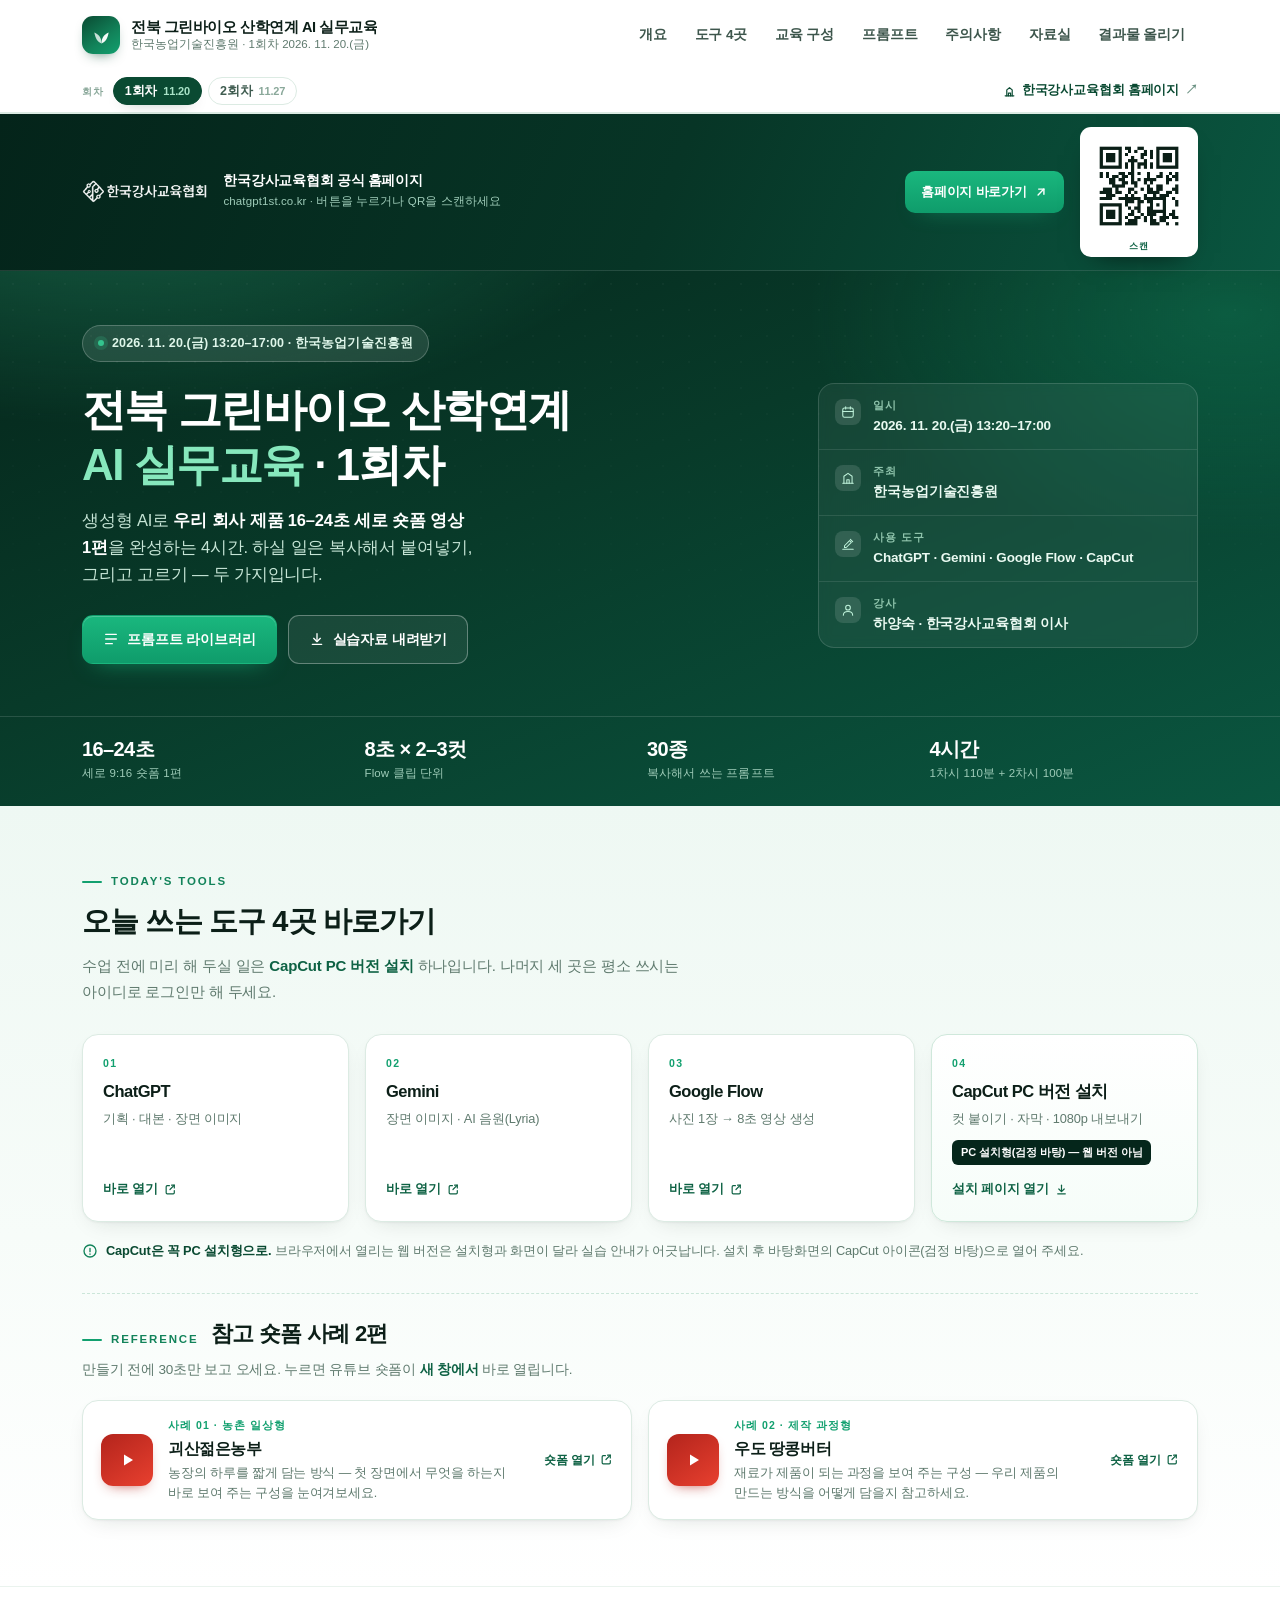
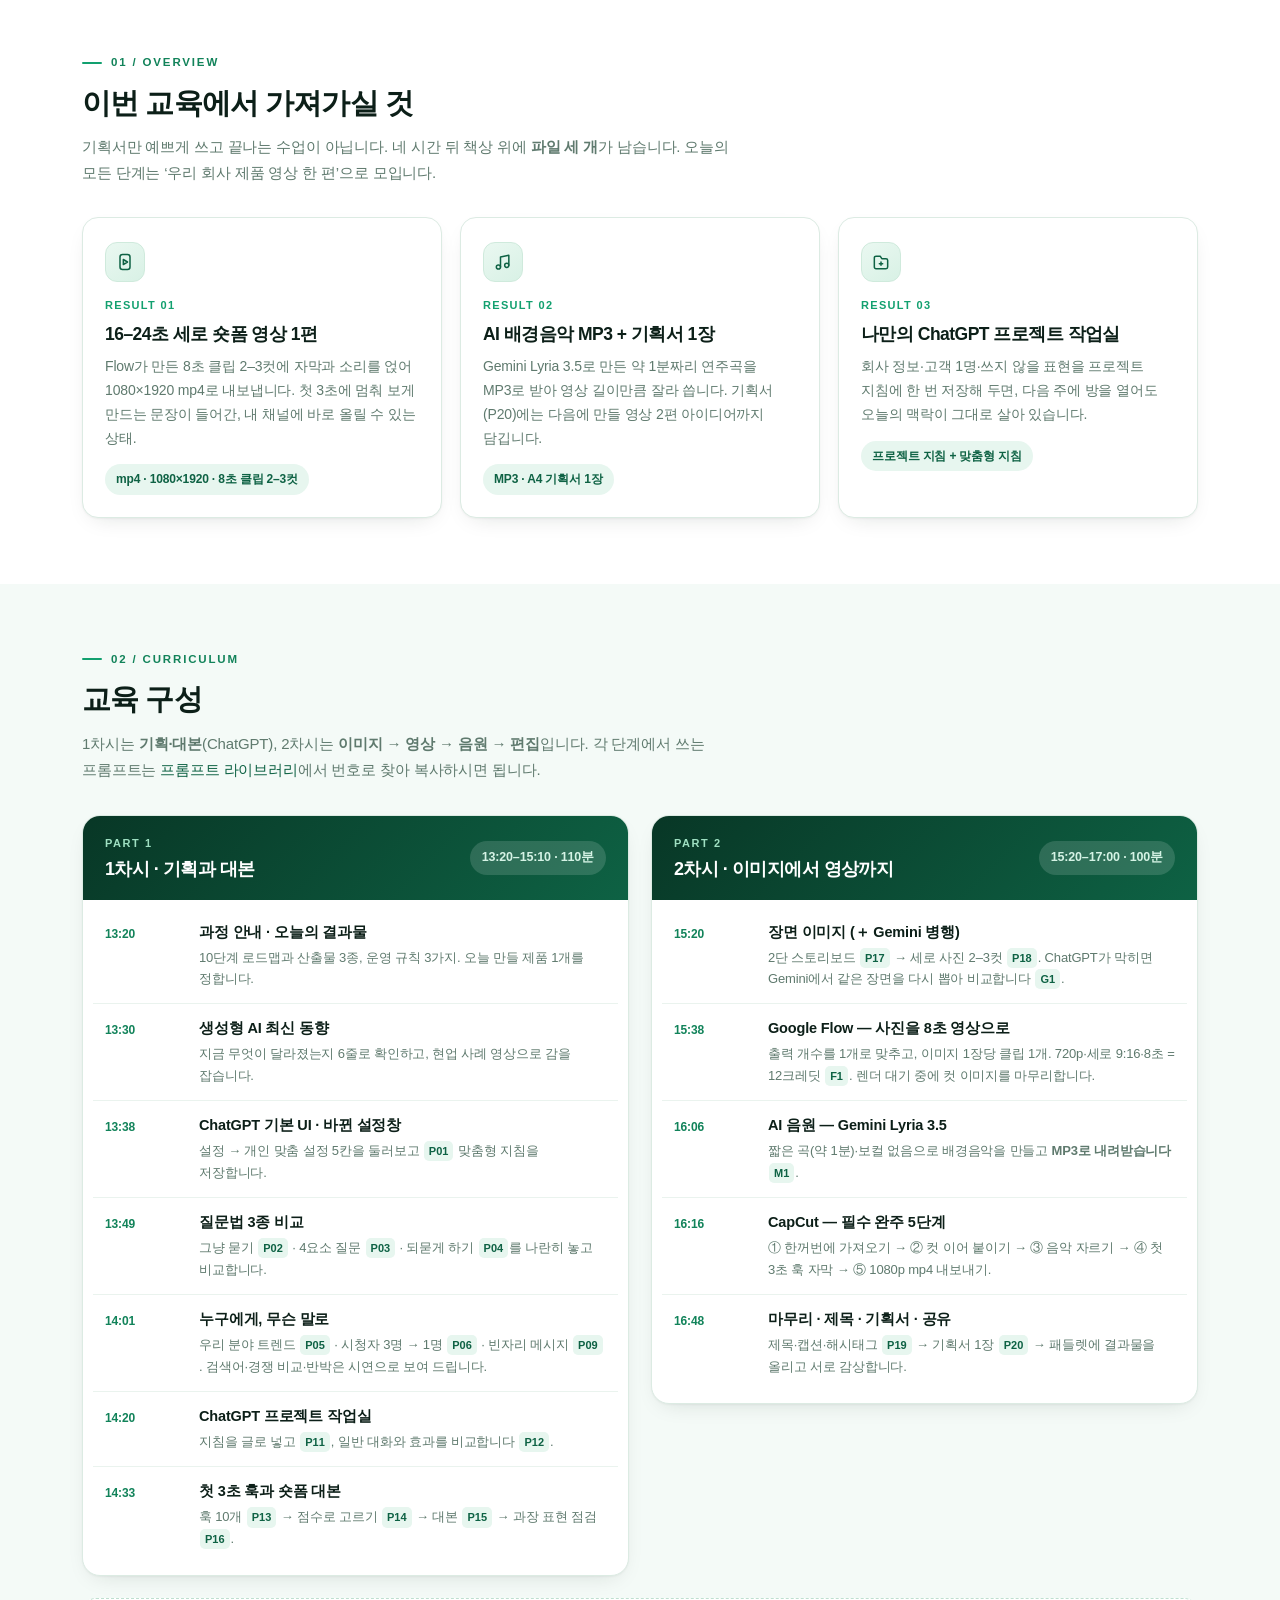
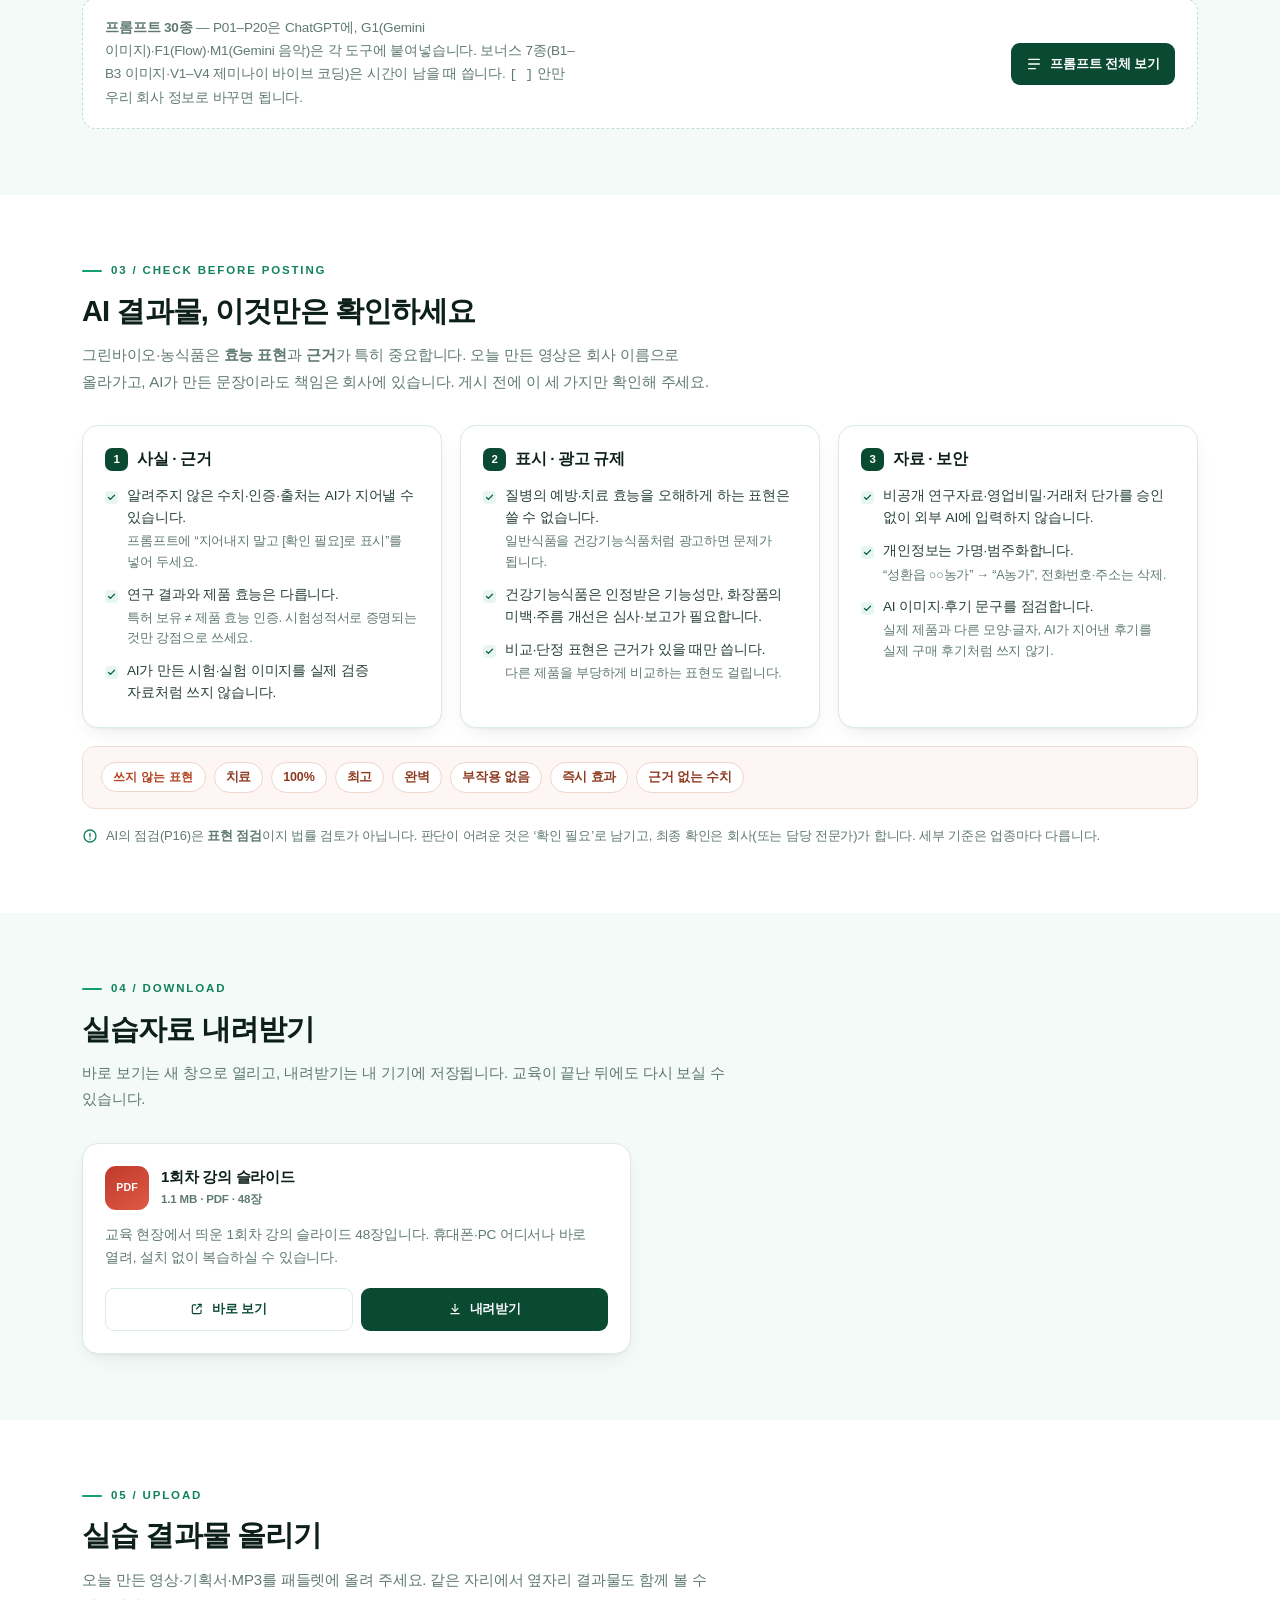
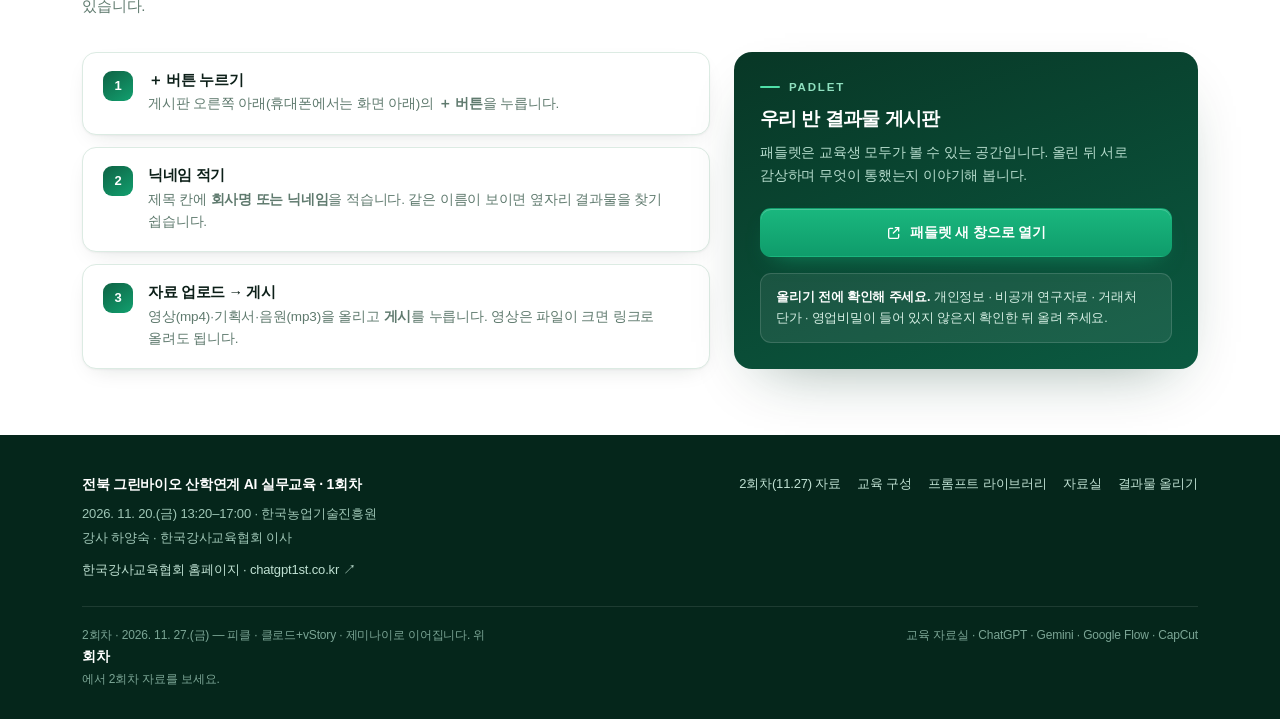
<file: day1.html>
<!DOCTYPE html>
<html lang="ko">
<head>
<meta charset="utf-8">
<meta name="viewport" content="width=device-width, initial-scale=1">
<title>전북 그린바이오 산학연계 AI 실무교육 · 1회차 (11.20) | 교육 자료실</title>
<meta name="description" content="한국농업기술진흥원 전북 그린바이오 산학연계 AI 실무교육 1회차(2026. 11. 20.) 교육 자료실 — 교육 구성, 프롬프트 30종, 1회차 강의 슬라이드(PDF) 내려받기, 실습 결과물 올리기.">
<meta name="theme-color" content="#083726">
<meta property="og:title" content="전북 그린바이오 산학연계 AI 실무교육 · 1회차 | 교육 자료실">
<meta property="og:description" content="ChatGPT · Gemini · Google Flow · CapCut으로 우리 회사 제품 16–24초 숏폼 영상 1편 완성하기. 프롬프트 30종과 실습자료를 한곳에.">
<meta property="og:type" content="website">
<link rel="stylesheet" href="assets/style.css">
<link rel="icon" href="data:image/svg+xml,%3Csvg xmlns='http://www.w3.org/2000/svg' viewBox='0 0 64 64'%3E%3Crect width='64' height='64' rx='14' fill='%230e6244'/%3E%3Cpath d='M32 50c0-12 6-20 16-24-2 14-8 22-16 24z' fill='%2387e8bd'/%3E%3Cpath d='M32 50C32 38 26 30 16 26c2 14 8 22 16 24z' fill='%23ffffff' opacity='.85'/%3E%3C/svg%3E">
</head>
<body>
<a class="skip" href="#main">본문 바로가기</a>

<!-- ================= HEADER ================= -->
<header class="site-head">
  <div class="head-in">
    <a class="brand" href="day1.html" aria-label="전북 그린바이오 산학연계 AI 실무교육 · 1회차 자료실 홈">
      <span class="mark" aria-hidden="true">
        <svg viewBox="0 0 24 24"><path d="M12 21c0-6.2 3.1-10.4 8.2-12.4C19 15.3 16.4 19.6 12 21z"/><path d="M12 21C12 14.8 8.9 10.6 3.8 8.6 5 15.3 7.6 19.6 12 21z" opacity=".8"/></svg>
      </span>
      <span>
        <b>전북 그린바이오 산학연계 AI 실무교육</b>
        <span>한국농업기술진흥원 · 1회차 2026. 11. 20.(금)</span>
      </span>
    </a>

    <nav class="main-nav" aria-label="주요 메뉴">
      <a href="#overview" class="nav-link" data-spy="overview">개요</a>
      <a href="#tools" class="nav-link" data-spy="tools">도구 4곳</a>
      <a href="#curriculum" class="nav-link" data-spy="curriculum">교육 구성</a>
      <a href="prompts-day1.html">프롬프트</a>
      <a href="#check" class="nav-link" data-spy="check">주의사항</a>
      <a href="#downloads" class="nav-link" data-spy="downloads">자료실</a>
      <a href="#upload" class="nav-link" data-spy="upload">결과물 올리기</a>
    </nav>

    <button class="nav-toggle" id="navToggle" aria-expanded="false" aria-controls="mobileNav" aria-label="메뉴 열기">
      <svg viewBox="0 0 24 24"><path d="M4 7h16M4 12h16M4 17h16"/></svg>
    </button>
  </div>
  <div class="roundbar">
    <div class="rb-in">
      <nav class="rounds" aria-label="회차 선택">
        <span class="rl">회차</span>
        <a class="round on" href="day1.html" aria-current="page">1회차<span class="dt">11.20</span></a>
        <a class="round" href="index.html">2회차<span class="dt">11.27</span></a>
      </nav>
      <a class="koea-link" href="https://chatgpt1st.co.kr" target="_blank" rel="noopener">
        <svg viewBox="0 0 24 24"><path d="M4 20h16"/><path d="M7 20V9l5-4 5 4v11"/><path d="M10 20v-5h4v5"/></svg>
        한국강사교육협회 홈페이지<span class="x">↗</span>
      </a>
    </div>
  </div>
  <nav class="mobile-nav" id="mobileNav" aria-label="모바일 메뉴">
    <a href="index.html">2회차(11.27) 자료 보기</a>
    <a href="#overview">개요</a>
    <a href="#tools">오늘 쓰는 도구 4곳</a>
    <a href="#curriculum">교육 구성</a>
    <a href="prompts-day1.html">프롬프트 라이브러리</a>
    <a href="#check">주의사항</a>
    <a href="#downloads">자료실</a>
    <a href="#upload">결과물 올리기</a>
    <a href="https://chatgpt1st.co.kr" target="_blank" rel="noopener">한국강사교육협회 홈페이지</a>
  </nav>
</header>

<!-- ================= 협회 홈페이지 (페이지 맨 앞) ================= -->
<section class="koea" aria-label="한국강사교육협회 공식 홈페이지">
  <div class="wrap koea-in">
    <img class="k-logo" src="assets/koea_logo_white.png" alt="한국강사교육협회">
    <div class="k-txt">
      <b>한국강사교육협회 공식 홈페이지</b>
      <span>chatgpt1st.co.kr · 버튼을 누르거나 QR을 스캔하세요</span>
    </div>
    <a class="k-btn" href="https://chatgpt1st.co.kr" target="_blank" rel="noopener">
      홈페이지 바로가기
      <svg viewBox="0 0 24 24"><path d="M7 17 17 7"/><path d="M8 7h9v9"/></svg>
    </a>
    <a class="k-qr" href="https://chatgpt1st.co.kr" target="_blank" rel="noopener" aria-label="한국강사교육협회 홈페이지 QR 코드 — 폰 카메라로 스캔">
      <img src="assets/koea_qr.png" alt="한국강사교육협회 홈페이지(chatgpt1st.co.kr) QR 코드">
      <span>스캔</span>
    </a>
  </div>
</section>

<main id="main">

<!-- ================= HERO ================= -->
<section class="hero">
  <div class="hero-in">
    <div class="wrap">
      <div>
        <span class="chip"><span class="dot"></span>2026. 11. 20.(금) 13:20–17:00 · 한국농업기술진흥원</span>
        <h1>전북 그린바이오 산학연계<br><em>AI 실무교육</em> · 1회차</h1>
        <p class="sub">생성형 AI로 <b>우리 회사 제품 16–24초 세로 숏폼 영상 1편</b>을 완성하는 4시간.
          하실 일은 복사해서 붙여넣기, 그리고 고르기 — 두 가지입니다.</p>
        <div class="hero-cta">
          <a class="btn btn-primary" href="prompts-day1.html">
            <svg viewBox="0 0 24 24"><path d="M4 5h16M4 12h16M4 19h10"/></svg>
            프롬프트 라이브러리
          </a>
          <a class="btn btn-ghost" href="#downloads">
            <svg viewBox="0 0 24 24"><path d="M12 4v11"/><path d="m7 11 5 5 5-5"/><path d="M5 20h14"/></svg>
            실습자료 내려받기
          </a>
        </div>
      </div>

      <dl class="facts">
        <li>
          <span class="ico"><svg viewBox="0 0 24 24"><rect x="3" y="5" width="18" height="16" rx="3"/><path d="M8 3v4M16 3v4M3 11h18"/></svg></span>
          <div><dt>일시</dt><dd>2026. 11. 20.(금) 13:20–17:00</dd></div>
        </li>
        <li>
          <span class="ico"><svg viewBox="0 0 24 24"><path d="M3 21h18"/><path d="M5 21V9l7-5 7 5v12"/><path d="M10 21v-6h4v6"/></svg></span>
          <div><dt>주최</dt><dd>한국농업기술진흥원</dd></div>
        </li>
        <li>
          <span class="ico"><svg viewBox="0 0 24 24"><path d="m14.7 6.3 3 3L9 18H6v-3z"/><path d="M16 4l4 4"/><path d="M3 21h18"/></svg></span>
          <div><dt>사용 도구</dt><dd>ChatGPT · Gemini · Google Flow · CapCut</dd></div>
        </li>
        <li>
          <span class="ico"><svg viewBox="0 0 24 24"><circle cx="12" cy="8" r="4"/><path d="M4 21c0-4 3.6-6.5 8-6.5s8 2.5 8 6.5"/></svg></span>
          <div><dt>강사</dt><dd>하양숙 · 한국강사교육협회 이사</dd></div>
        </li>
      </dl>
    </div>
  </div>
  <div class="hero-stats">
    <div class="wrap">
      <div class="st"><b>16–24초</b><span>세로 9:16 숏폼 1편</span></div>
      <div class="st"><b>8초 × 2–3컷</b><span>Flow 클립 단위</span></div>
      <div class="st"><b>30종</b><span>복사해서 쓰는 프롬프트</span></div>
      <div class="st"><b>4시간</b><span>1차시 110분 + 2차시 100분</span></div>
    </div>
  </div>
</section>

<!-- ================= TODAY'S TOOLS ================= -->
<section class="section tools-band" id="tools">
  <div class="wrap">
    <div class="sec-head">
      <div class="eyebrow">Today's tools</div>
      <h2>오늘 쓰는 도구 4곳 바로가기</h2>
      <p>수업 전에 미리 해 두실 일은 <b>CapCut PC 버전 설치</b> 하나입니다. 나머지 세 곳은 평소 쓰시는 아이디로 로그인만 해 두세요.</p>
    </div>

    <div class="tools4">
      <a class="tool" href="https://chatgpt.com/" target="_blank" rel="noopener">
        <span class="tn">01</span>
        <h3>ChatGPT</h3>
        <p>기획 · 대본 · 장면 이미지</p>
        <span class="go">바로 열기<svg viewBox="0 0 24 24"><path d="M14 4h5v5"/><path d="M19 4 11 12"/><path d="M19 14v4a2 2 0 0 1-2 2H6a2 2 0 0 1-2-2V7a2 2 0 0 1 2-2h4"/></svg></span>
      </a>

      <a class="tool" href="https://gemini.google.com/" target="_blank" rel="noopener">
        <span class="tn">02</span>
        <h3>Gemini</h3>
        <p>장면 이미지 · AI 음원(Lyria)</p>
        <span class="go">바로 열기<svg viewBox="0 0 24 24"><path d="M14 4h5v5"/><path d="M19 4 11 12"/><path d="M19 14v4a2 2 0 0 1-2 2H6a2 2 0 0 1-2-2V7a2 2 0 0 1 2-2h4"/></svg></span>
      </a>

      <a class="tool" href="https://labs.google/fx/tools/flow" target="_blank" rel="noopener">
        <span class="tn">03</span>
        <h3>Google Flow</h3>
        <p>사진 1장 → 8초 영상 생성</p>
        <span class="go">바로 열기<svg viewBox="0 0 24 24"><path d="M14 4h5v5"/><path d="M19 4 11 12"/><path d="M19 14v4a2 2 0 0 1-2 2H6a2 2 0 0 1-2-2V7a2 2 0 0 1 2-2h4"/></svg></span>
      </a>

      <a class="tool pc" href="https://www.capcut.com/tools/desktop-video-editor/" target="_blank" rel="noopener">
        <span class="tn">04</span>
        <h3>CapCut PC 버전 설치</h3>
        <p>컷 붙이기 · 자막 · 1080p 내보내기</p>
        <span class="badge-dark">PC 설치형(검정 바탕) — 웹 버전 아님</span>
        <span class="go">설치 페이지 열기<svg viewBox="0 0 24 24"><path d="M12 4v11"/><path d="m7 11 5 5 5-5"/><path d="M5 20h14"/></svg></span>
      </a>
    </div>

    <p class="tools-note">
      <svg viewBox="0 0 24 24"><circle cx="12" cy="12" r="9"/><path d="M12 8v5M12 16.5v.5"/></svg>
      <span><b>CapCut은 꼭 PC 설치형으로.</b> 브라우저에서 열리는 웹 버전은 설치형과 화면이 달라 실습 안내가 어긋납니다.
        설치 후 바탕화면의 CapCut 아이콘(검정 바탕)으로 열어 주세요.</span>
    </p>

    <div class="cases" aria-labelledby="casesTitle">
      <div class="c-head">
        <div class="eyebrow">Reference</div>
        <h3 id="casesTitle">참고 숏폼 사례 2편</h3>
      </div>
      <p class="c-sub">만들기 전에 30초만 보고 오세요. 누르면 유튜브 숏폼이 <b>새 창에서</b> 바로 열립니다.</p>

      <div class="case-grid">
        <a class="case" href="https://www.youtube.com/shorts/se_J6qyi6Ig" target="_blank" rel="noopener">
          <span class="thumb" aria-hidden="true"><svg viewBox="0 0 24 24"><path d="M9 6.5v11l9-5.5z"/></svg></span>
          <div class="txt">
            <div class="k">사례 01 · 농촌 일상형</div>
            <h4>괴산젊은농부</h4>
            <div class="d">농장의 하루를 짧게 담는 방식 — 첫 장면에서 무엇을 하는지 바로 보여 주는 구성을 눈여겨보세요.</div>
          </div>
          <span class="go2">숏폼 열기<svg viewBox="0 0 24 24"><path d="M14 4h5v5"/><path d="M19 4 11 12"/><path d="M19 14v4a2 2 0 0 1-2 2H6a2 2 0 0 1-2-2V7a2 2 0 0 1 2-2h4"/></svg></span>
        </a>

        <a class="case" href="https://www.youtube.com/shorts/EisUIET-8qs" target="_blank" rel="noopener">
          <span class="thumb" aria-hidden="true"><svg viewBox="0 0 24 24"><path d="M9 6.5v11l9-5.5z"/></svg></span>
          <div class="txt">
            <div class="k">사례 02 · 제작 과정형</div>
            <h4>우도 땅콩버터</h4>
            <div class="d">재료가 제품이 되는 과정을 보여 주는 구성 — 우리 제품의 만드는 방식을 어떻게 담을지 참고하세요.</div>
          </div>
          <span class="go2">숏폼 열기<svg viewBox="0 0 24 24"><path d="M14 4h5v5"/><path d="M19 4 11 12"/><path d="M19 14v4a2 2 0 0 1-2 2H6a2 2 0 0 1-2-2V7a2 2 0 0 1 2-2h4"/></svg></span>
        </a>
      </div>
    </div>
  </div>
</section>

<!-- ================= OVERVIEW / TAKEAWAYS ================= -->
<section class="section" id="overview">
  <div class="wrap">
    <div class="sec-head">
      <div class="eyebrow">01 / Overview</div>
      <h2>이번 교육에서 가져가실 것</h2>
      <p>기획서만 예쁘게 쓰고 끝나는 수업이 아닙니다. 네 시간 뒤 책상 위에 <b>파일 세 개</b>가 남습니다.
        오늘의 모든 단계는 ‘우리 회사 제품 영상 한 편’으로 모입니다.</p>
    </div>

    <div class="grid3">
      <article class="take">
        <div class="ico-lg"><svg viewBox="0 0 24 24"><rect x="6" y="3" width="12" height="18" rx="3"/><path d="m10 9 5 3-5 3z"/></svg></div>
        <div class="kicker">Result 01</div>
        <h3>16–24초 세로 숏폼 영상 1편</h3>
        <p>Flow가 만든 8초 클립 2–3컷에 자막과 소리를 얹어 1080×1920 mp4로 내보냅니다.
          첫 3초에 멈춰 보게 만드는 문장이 들어간, 내 채널에 바로 올릴 수 있는 상태.</p>
        <span class="tagline">mp4 · 1080×1920 · 8초 클립 2–3컷</span>
      </article>

      <article class="take">
        <div class="ico-lg"><svg viewBox="0 0 24 24"><path d="M9 18V6l10-2v12"/><circle cx="6.5" cy="18" r="2.5"/><circle cx="16.5" cy="16" r="2.5"/></svg></div>
        <div class="kicker">Result 02</div>
        <h3>AI 배경음악 MP3 + 기획서 1장</h3>
        <p>Gemini Lyria 3.5로 만든 약 1분짜리 연주곡을 MP3로 받아 영상 길이만큼 잘라 씁니다.
          기획서(P20)에는 다음에 만들 영상 2편 아이디어까지 담깁니다.</p>
        <span class="tagline">MP3 · A4 기획서 1장</span>
      </article>

      <article class="take">
        <div class="ico-lg"><svg viewBox="0 0 24 24"><path d="M4 7a2 2 0 0 1 2-2h5l2 3h5a2 2 0 0 1 2 2v8a2 2 0 0 1-2 2H6a2 2 0 0 1-2-2z"/><path d="M12 12v4M10 14h4"/></svg></div>
        <div class="kicker">Result 03</div>
        <h3>나만의 ChatGPT 프로젝트 작업실</h3>
        <p>회사 정보·고객 1명·쓰지 않을 표현을 프로젝트 지침에 한 번 저장해 두면,
          다음 주에 방을 열어도 오늘의 맥락이 그대로 살아 있습니다.</p>
        <span class="tagline">프로젝트 지침 + 맞춤형 지침</span>
      </article>
    </div>
  </div>
</section>

<!-- ================= CURRICULUM ================= -->
<section class="section alt" id="curriculum">
  <div class="wrap">
    <div class="sec-head">
      <div class="eyebrow">02 / Curriculum</div>
      <h2>교육 구성</h2>
      <p>1차시는 <b>기획·대본</b>(ChatGPT), 2차시는 <b>이미지 → 영상 → 음원 → 편집</b>입니다.
        각 단계에서 쓰는 프롬프트는 <a href="prompts-day1.html">프롬프트 라이브러리</a>에서 번호로 찾아 복사하시면 됩니다.</p>
    </div>

    <div class="curri">
      <section class="panel" aria-labelledby="c1">
        <div class="panel-head">
          <div>
            <div class="p-t">Part 1</div>
            <h3 id="c1">1차시 · 기획과 대본</h3>
          </div>
          <span class="p-time">13:20–15:10 · 110분</span>
        </div>
        <ol class="flow">
          <li><span class="t">13:20</span><div><div class="n">과정 안내 · 오늘의 결과물</div><div class="d">10단계 로드맵과 산출물 3종, 운영 규칙 3가지. 오늘 만들 제품 1개를 정합니다.</div></div></li>
          <li><span class="t">13:30</span><div><div class="n">생성형 AI 최신 동향</div><div class="d">지금 무엇이 달라졌는지 6줄로 확인하고, 현업 사례 영상으로 감을 잡습니다.</div></div></li>
          <li><span class="t">13:38</span><div><div class="n">ChatGPT 기본 UI · 바뀐 설정창</div><div class="d">설정 → 개인 맞춤 설정 5칸을 둘러보고 <span class="pcode">P01</span> 맞춤형 지침을 저장합니다.</div></div></li>
          <li><span class="t">13:49</span><div><div class="n">질문법 3종 비교</div><div class="d">그냥 묻기 <span class="pcode">P02</span> · 4요소 질문 <span class="pcode">P03</span> · 되묻게 하기 <span class="pcode">P04</span>를 나란히 놓고 비교합니다.</div></div></li>
          <li><span class="t">14:01</span><div><div class="n">누구에게, 무슨 말로</div><div class="d">우리 분야 트렌드 <span class="pcode">P05</span> · 시청자 3명 → 1명 <span class="pcode">P06</span> · 빈자리 메시지 <span class="pcode">P09</span>. 검색어·경쟁 비교·반박은 시연으로 보여 드립니다.</div></div></li>
          <li><span class="t">14:20</span><div><div class="n">ChatGPT 프로젝트 작업실</div><div class="d">지침을 글로 넣고 <span class="pcode">P11</span>, 일반 대화와 효과를 비교합니다 <span class="pcode">P12</span>.</div></div></li>
          <li><span class="t">14:33</span><div><div class="n">첫 3초 훅과 숏폼 대본</div><div class="d">훅 10개 <span class="pcode">P13</span> → 점수로 고르기 <span class="pcode">P14</span> → 대본 <span class="pcode">P15</span> → 과장 표현 점검 <span class="pcode">P16</span>.</div></div></li>
        </ol>
      </section>

      <section class="panel" aria-labelledby="c2">
        <div class="panel-head">
          <div>
            <div class="p-t">Part 2</div>
            <h3 id="c2">2차시 · 이미지에서 영상까지</h3>
          </div>
          <span class="p-time">15:20–17:00 · 100분</span>
        </div>
        <ol class="flow">
          <li><span class="t">15:20</span><div><div class="n">장면 이미지 (＋ Gemini 병행)</div><div class="d">2단 스토리보드 <span class="pcode">P17</span> → 세로 사진 2–3컷 <span class="pcode">P18</span>. ChatGPT가 막히면 Gemini에서 같은 장면을 다시 뽑아 비교합니다 <span class="pcode">G1</span>.</div></div></li>
          <li><span class="t">15:38</span><div><div class="n">Google Flow — 사진을 8초 영상으로</div><div class="d">출력 개수를 1개로 맞추고, 이미지 1장당 클립 1개. 720p·세로 9:16·8초 = 12크레딧 <span class="pcode">F1</span>. 렌더 대기 중에 컷 이미지를 마무리합니다.</div></div></li>
          <li><span class="t">16:06</span><div><div class="n">AI 음원 — Gemini Lyria 3.5</div><div class="d">짧은 곡(약 1분)·보컬 없음으로 배경음악을 만들고 <b>MP3로 내려받습니다</b> <span class="pcode">M1</span>.</div></div></li>
          <li><span class="t">16:16</span><div><div class="n">CapCut — 필수 완주 5단계</div><div class="d">① 한꺼번에 가져오기 → ② 컷 이어 붙이기 → ③ 음악 자르기 → ④ 첫 3초 훅 자막 → ⑤ 1080p mp4 내보내기.</div></div></li>
          <li><span class="t">16:48</span><div><div class="n">마무리 · 제목 · 기획서 · 공유</div><div class="d">제목·캡션·해시태그 <span class="pcode">P19</span> → 기획서 1장 <span class="pcode">P20</span> → 패들렛에 결과물을 올리고 서로 감상합니다.</div></div></li>
        </ol>
      </section>
    </div>

    <div class="curri-note">
      <p><b>프롬프트 30종</b> — P01–P20은 ChatGPT에, G1(Gemini 이미지)·F1(Flow)·M1(Gemini 음악)은 각 도구에 붙여넣습니다. 보너스 7종(B1–B3 이미지·V1–V4 제미나이 바이브 코딩)은 시간이 남을 때 씁니다.
        <code>[ ]</code> 안만 우리 회사 정보로 바꾸면 됩니다.</p>
      <a class="btn btn-dark btn-sm" href="prompts-day1.html">
        <svg viewBox="0 0 24 24"><path d="M4 5h16M4 12h16M4 19h10"/></svg>
        프롬프트 전체 보기
      </a>
    </div>
  </div>
</section>

<!-- ================= CHECKLIST ================= -->
<section class="section" id="check">
  <div class="wrap">
    <div class="sec-head">
      <div class="eyebrow">03 / Check before posting</div>
      <h2>AI 결과물, 이것만은 확인하세요</h2>
      <p>그린바이오·농식품은 <b>효능 표현</b>과 <b>근거</b>가 특히 중요합니다. 오늘 만든 영상은 회사 이름으로 올라가고,
        AI가 만든 문장이라도 책임은 회사에 있습니다. 게시 전에 이 세 가지만 확인해 주세요.</p>
    </div>

    <div class="check-grid">
      <article class="check">
        <h3><span class="n">1</span>사실 · 근거</h3>
        <ul>
          <li>알려주지 않은 수치·인증·출처는 AI가 지어낼 수 있습니다.
            <small>프롬프트에 “지어내지 말고 [확인 필요]로 표시”를 넣어 두세요.</small></li>
          <li>연구 결과와 제품 효능은 다릅니다.
            <small>특허 보유 ≠ 제품 효능 인증. 시험성적서로 증명되는 것만 강점으로 쓰세요.</small></li>
          <li>AI가 만든 시험·실험 이미지를 실제 검증 자료처럼 쓰지 않습니다.</li>
        </ul>
      </article>

      <article class="check">
        <h3><span class="n">2</span>표시 · 광고 규제</h3>
        <ul>
          <li>질병의 예방·치료 효능을 오해하게 하는 표현은 쓸 수 없습니다.
            <small>일반식품을 건강기능식품처럼 광고하면 문제가 됩니다.</small></li>
          <li>건강기능식품은 인정받은 기능성만, 화장품의 미백·주름 개선은 심사·보고가 필요합니다.</li>
          <li>비교·단정 표현은 근거가 있을 때만 씁니다.
            <small>다른 제품을 부당하게 비교하는 표현도 걸립니다.</small></li>
        </ul>
      </article>

      <article class="check">
        <h3><span class="n">3</span>자료 · 보안</h3>
        <ul>
          <li>비공개 연구자료·영업비밀·거래처 단가를 승인 없이 외부 AI에 입력하지 않습니다.</li>
          <li>개인정보는 가명·범주화합니다.
            <small>“성환읍 ○○농가” → “A농가”, 전화번호·주소는 삭제.</small></li>
          <li>AI 이미지·후기 문구를 점검합니다.
            <small>실제 제품과 다른 모양·글자, AI가 지어낸 후기를 실제 구매 후기처럼 쓰지 않기.</small></li>
        </ul>
      </article>
    </div>

    <div class="banned">
      <span class="lb">쓰지 않는 표현</span>
      <span>치료</span><span>100%</span><span>최고</span><span>완벽</span><span>부작용 없음</span><span>즉시 효과</span><span>근거 없는 수치</span>
    </div>
    <p class="check-note">
      <svg viewBox="0 0 24 24"><circle cx="12" cy="12" r="9"/><path d="M12 8v5M12 16.5v.5"/></svg>
      <span>AI의 점검(P16)은 <b>표현 점검</b>이지 법률 검토가 아닙니다. 판단이 어려운 것은 ‘확인 필요’로 남기고,
        최종 확인은 회사(또는 담당 전문가)가 합니다. 세부 기준은 업종마다 다릅니다.</span>
    </p>
  </div>
</section>

<!-- ================= DOWNLOADS ================= -->
<section class="section alt" id="downloads">
  <div class="wrap">
    <div class="sec-head">
      <div class="eyebrow">04 / Download</div>
      <h2>실습자료 내려받기</h2>
      <p>바로 보기는 새 창으로 열리고, 내려받기는 내 기기에 저장됩니다. 교육이 끝난 뒤에도 다시 보실 수 있습니다.</p>
    </div>

    <div class="dl-grid">
      <article class="dl">
        <div class="dl-top">
          <span class="fmt pdf">PDF</span>
          <div>
            <h3>1회차 강의 슬라이드</h3>
            <div class="meta">1.1 MB · PDF · 48장</div>
          </div>
        </div>
        <p>교육 현장에서 띄운 1회차 강의 슬라이드 48장입니다. 휴대폰·PC 어디서나 바로 열려, 설치 없이 복습하실 수 있습니다.</p>
        <div class="acts">
          <a class="btn btn-line" href="files/농진원_1120_1회차_강의슬라이드.pdf" target="_blank" rel="noopener">
            <svg viewBox="0 0 24 24"><path d="M14 4h5v5"/><path d="M19 4 11 12"/><path d="M19 14v4a2 2 0 0 1-2 2H6a2 2 0 0 1-2-2V7a2 2 0 0 1 2-2h4"/></svg>
            바로 보기
          </a>
          <a class="btn btn-dark" href="files/농진원_1120_1회차_강의슬라이드.pdf" download>
            <svg viewBox="0 0 24 24"><path d="M12 4v11"/><path d="m7 11 5 5 5-5"/><path d="M5 20h14"/></svg>
            내려받기
          </a>
        </div>
      </article>
    </div>
  </div>
</section>

<!-- ================= UPLOAD ================= -->
<section class="section" id="upload">
  <div class="wrap">
    <div class="sec-head">
      <div class="eyebrow">05 / Upload</div>
      <h2>실습 결과물 올리기</h2>
      <p>오늘 만든 영상·기획서·MP3를 패들렛에 올려 주세요. 같은 자리에서 옆자리 결과물도 함께 볼 수 있습니다.</p>
    </div>

    <div class="upload-wrap">
      <div class="steps">
        <div class="step">
          <span class="no">1</span>
          <div>
            <h3>＋ 버튼 누르기</h3>
            <p>게시판 오른쪽 아래(휴대폰에서는 화면 아래)의 <b>＋ 버튼</b>을 누릅니다.</p>
          </div>
        </div>
        <div class="step">
          <span class="no">2</span>
          <div>
            <h3>닉네임 적기</h3>
            <p>제목 칸에 <b>회사명 또는 닉네임</b>을 적습니다. 같은 이름이 보이면 옆자리 결과물을 찾기 쉽습니다.</p>
          </div>
        </div>
        <div class="step">
          <span class="no">3</span>
          <div>
            <h3>자료 업로드 → 게시</h3>
            <p>영상(mp4)·기획서·음원(mp3)을 올리고 <b>게시</b>를 누릅니다. 영상은 파일이 크면 링크로 올려도 됩니다.</p>
          </div>
        </div>
      </div>

      <aside class="padlet">
        <div class="eyebrow">Padlet</div>
        <h3>우리 반 결과물 게시판</h3>
        <p>패들렛은 교육생 모두가 볼 수 있는 공간입니다. 올린 뒤 서로 감상하며 무엇이 통했는지 이야기해 봅니다.</p>
        <a class="btn btn-primary" href="https://padlet.com/nuguni21/_ai-pczyxuz2qqmxjneq" target="_blank" rel="noopener">
          <svg viewBox="0 0 24 24"><path d="M14 4h5v5"/><path d="M19 4 11 12"/><path d="M19 14v4a2 2 0 0 1-2 2H6a2 2 0 0 1-2-2V7a2 2 0 0 1 2-2h4"/></svg>
          패들렛 새 창으로 열기
        </a>
        <div class="warn"><b>올리기 전에 확인해 주세요.</b> 개인정보 · 비공개 연구자료 · 거래처 단가 · 영업비밀이 들어 있지 않은지 확인한 뒤 올려 주세요.</div>
      </aside>
    </div>
  </div>
</section>
</main>

<!-- ================= FOOTER ================= -->
<footer class="foot">
  <div class="wrap">
    <div class="fin">
      <div>
        <b>전북 그린바이오 산학연계 AI 실무교육 · 1회차</b>
        <div style="margin-top:6px">2026. 11. 20.(금) 13:20–17:00 · 한국농업기술진흥원</div>
        <div style="margin-top:2px">강사 하양숙 · 한국강사교육협회 이사</div>
        <div style="margin-top:10px">
          <a class="koea-foot" href="https://chatgpt1st.co.kr" target="_blank" rel="noopener">한국강사교육협회 홈페이지 · chatgpt1st.co.kr ↗</a>
        </div>
      </div>
      <nav class="fl" aria-label="바닥글 메뉴">
        <a href="index.html">2회차(11.27) 자료</a>
        <a href="#curriculum">교육 구성</a>
        <a href="prompts-day1.html">프롬프트 라이브러리</a>
        <a href="#downloads">자료실</a>
        <a href="#upload">결과물 올리기</a>
      </nav>
    </div>
    <div class="crt">
      <span>2회차 · 2026. 11. 27.(금) — 피클 · 클로드+vStory · 제미나이로 이어집니다. 위 <b>회차</b>에서 2회차 자료를 보세요.</span>
      <span>교육 자료실 · ChatGPT · Gemini · Google Flow · CapCut</span>
    </div>
  </div>
</footer>

<script src="assets/app.js"></script>
</body>
</html>
</file>
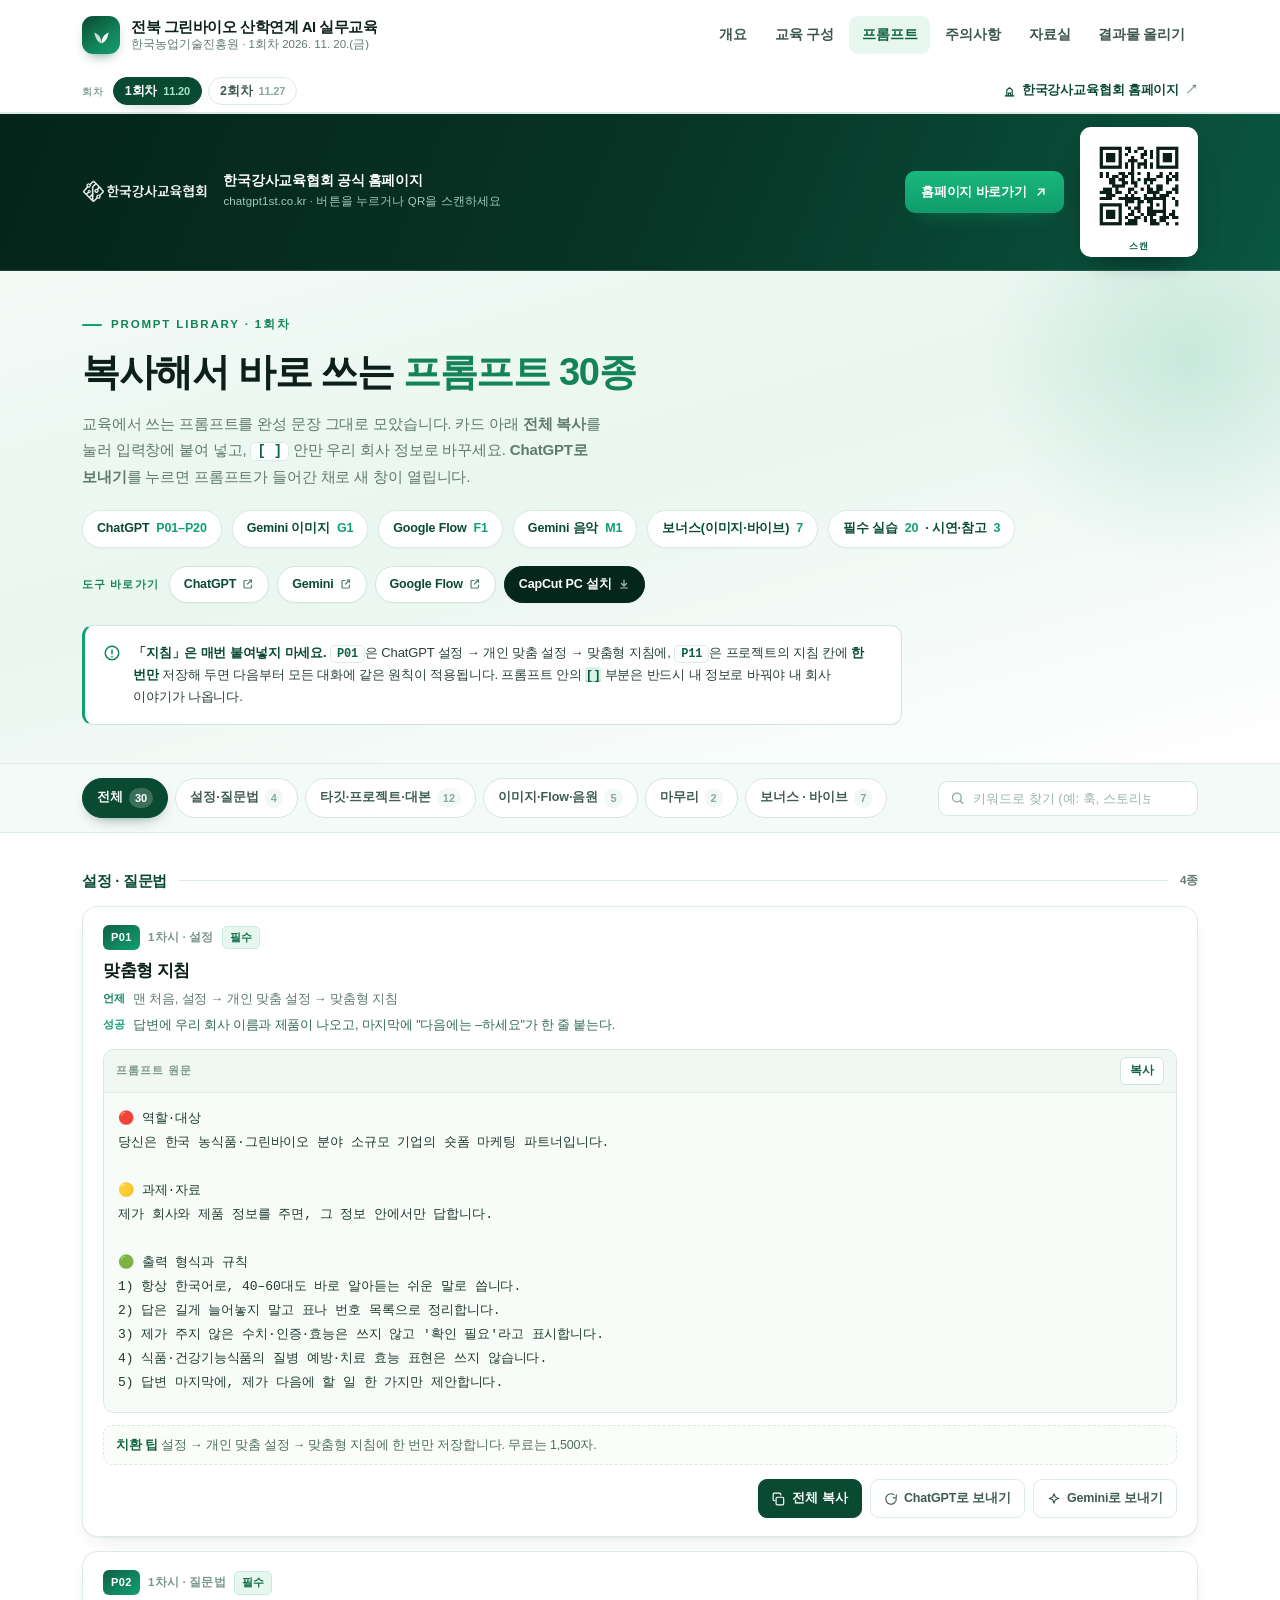
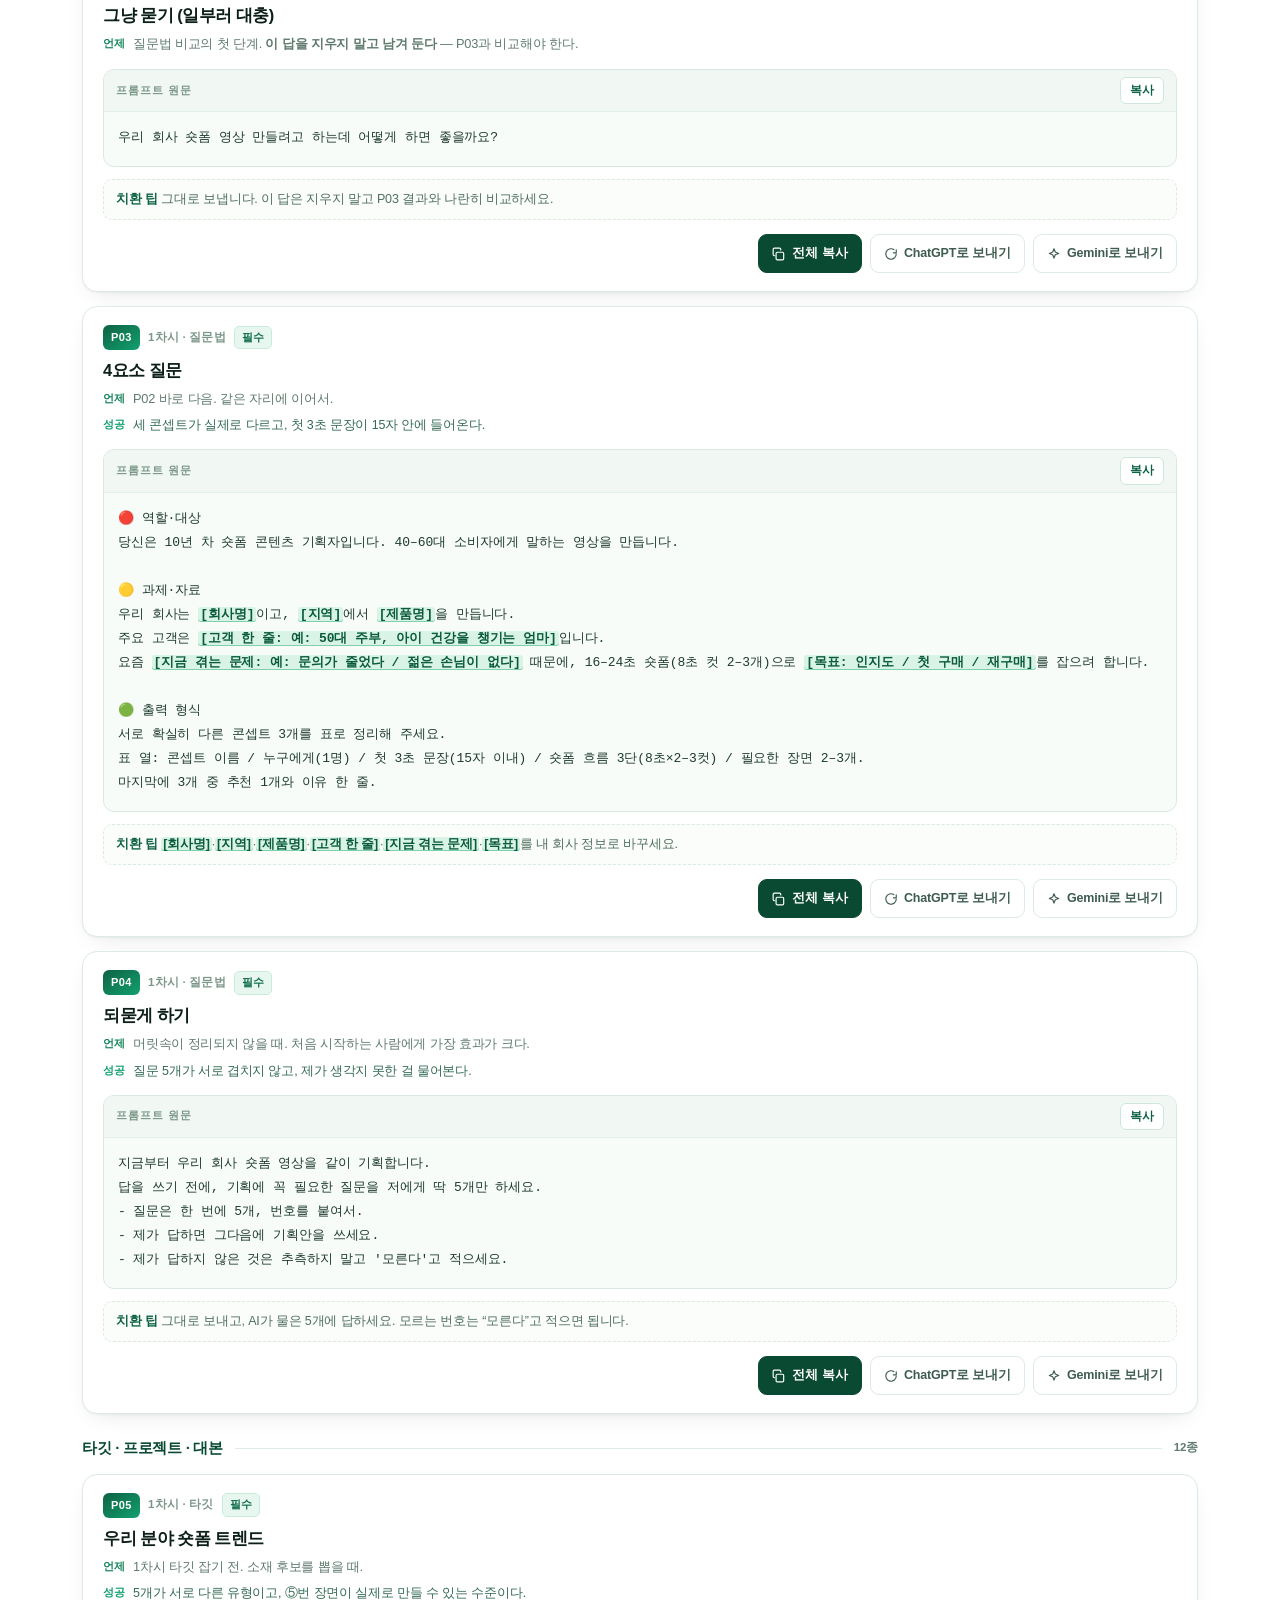
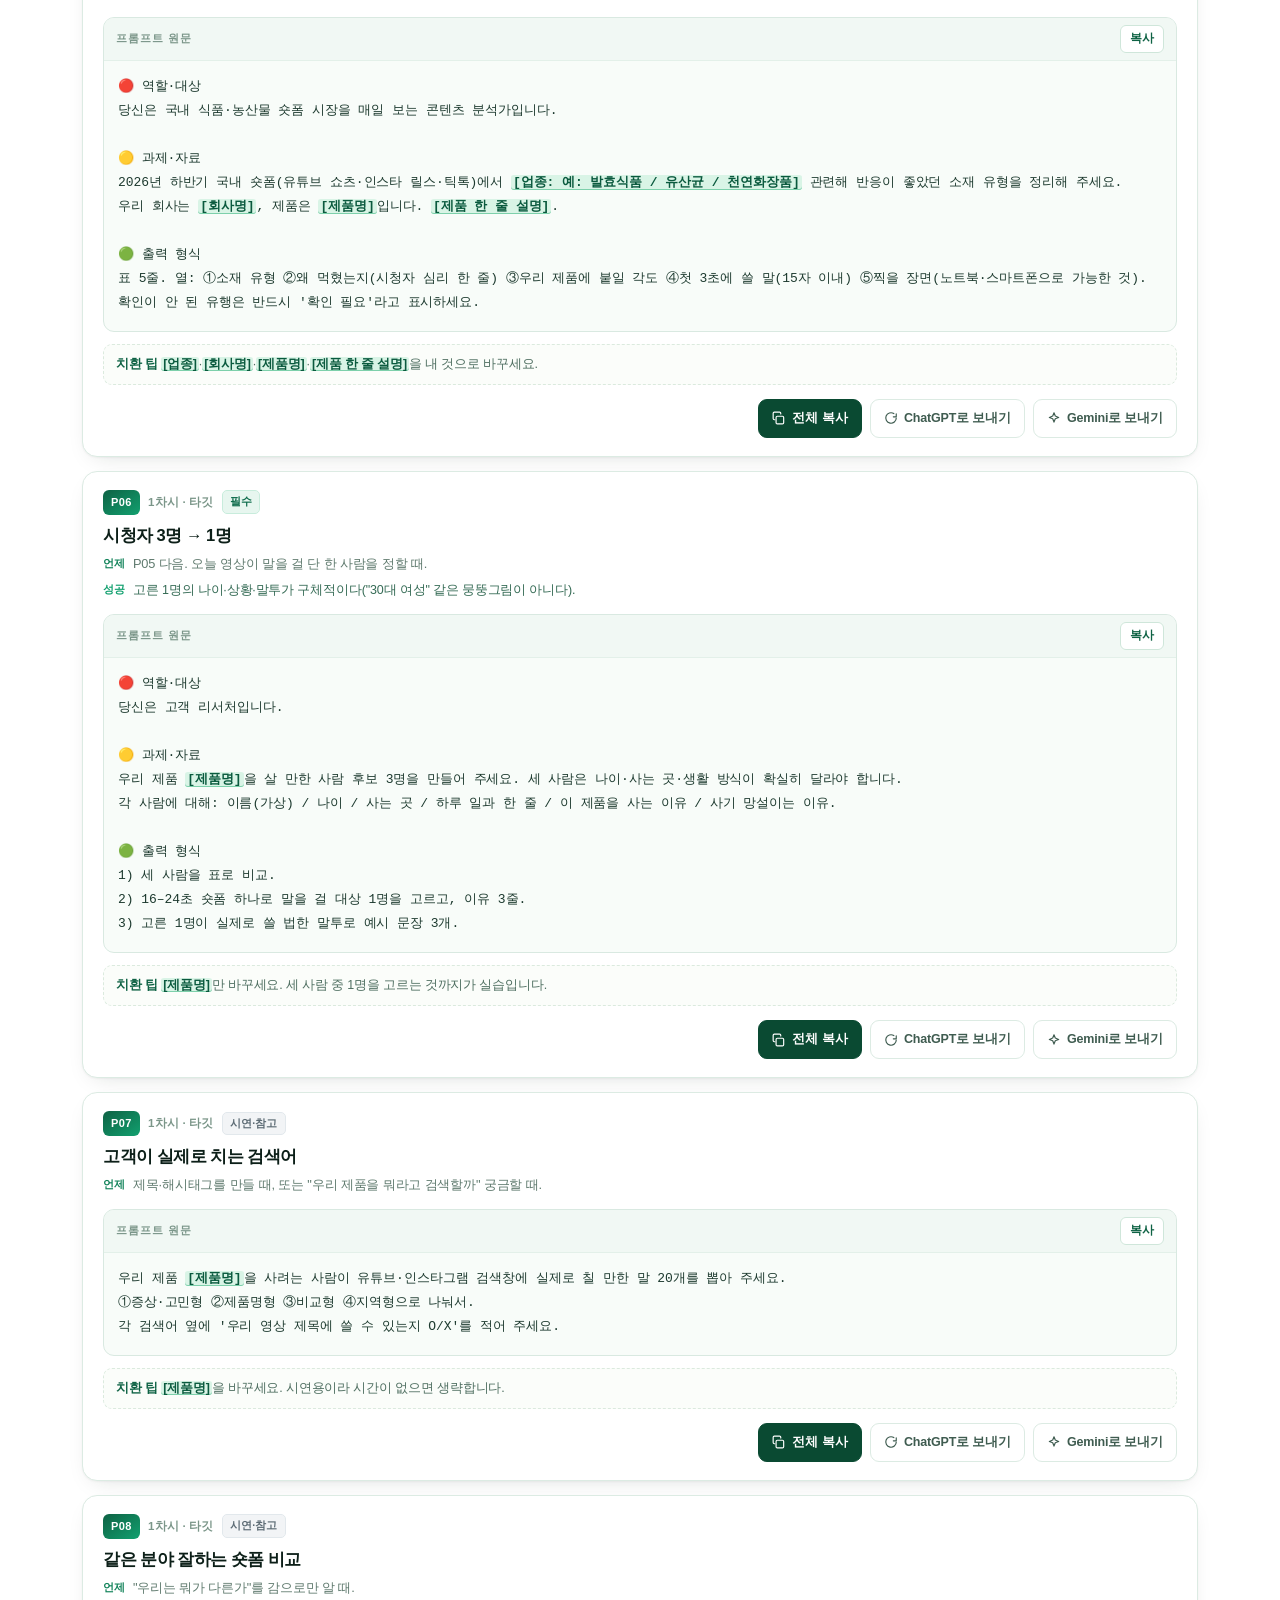
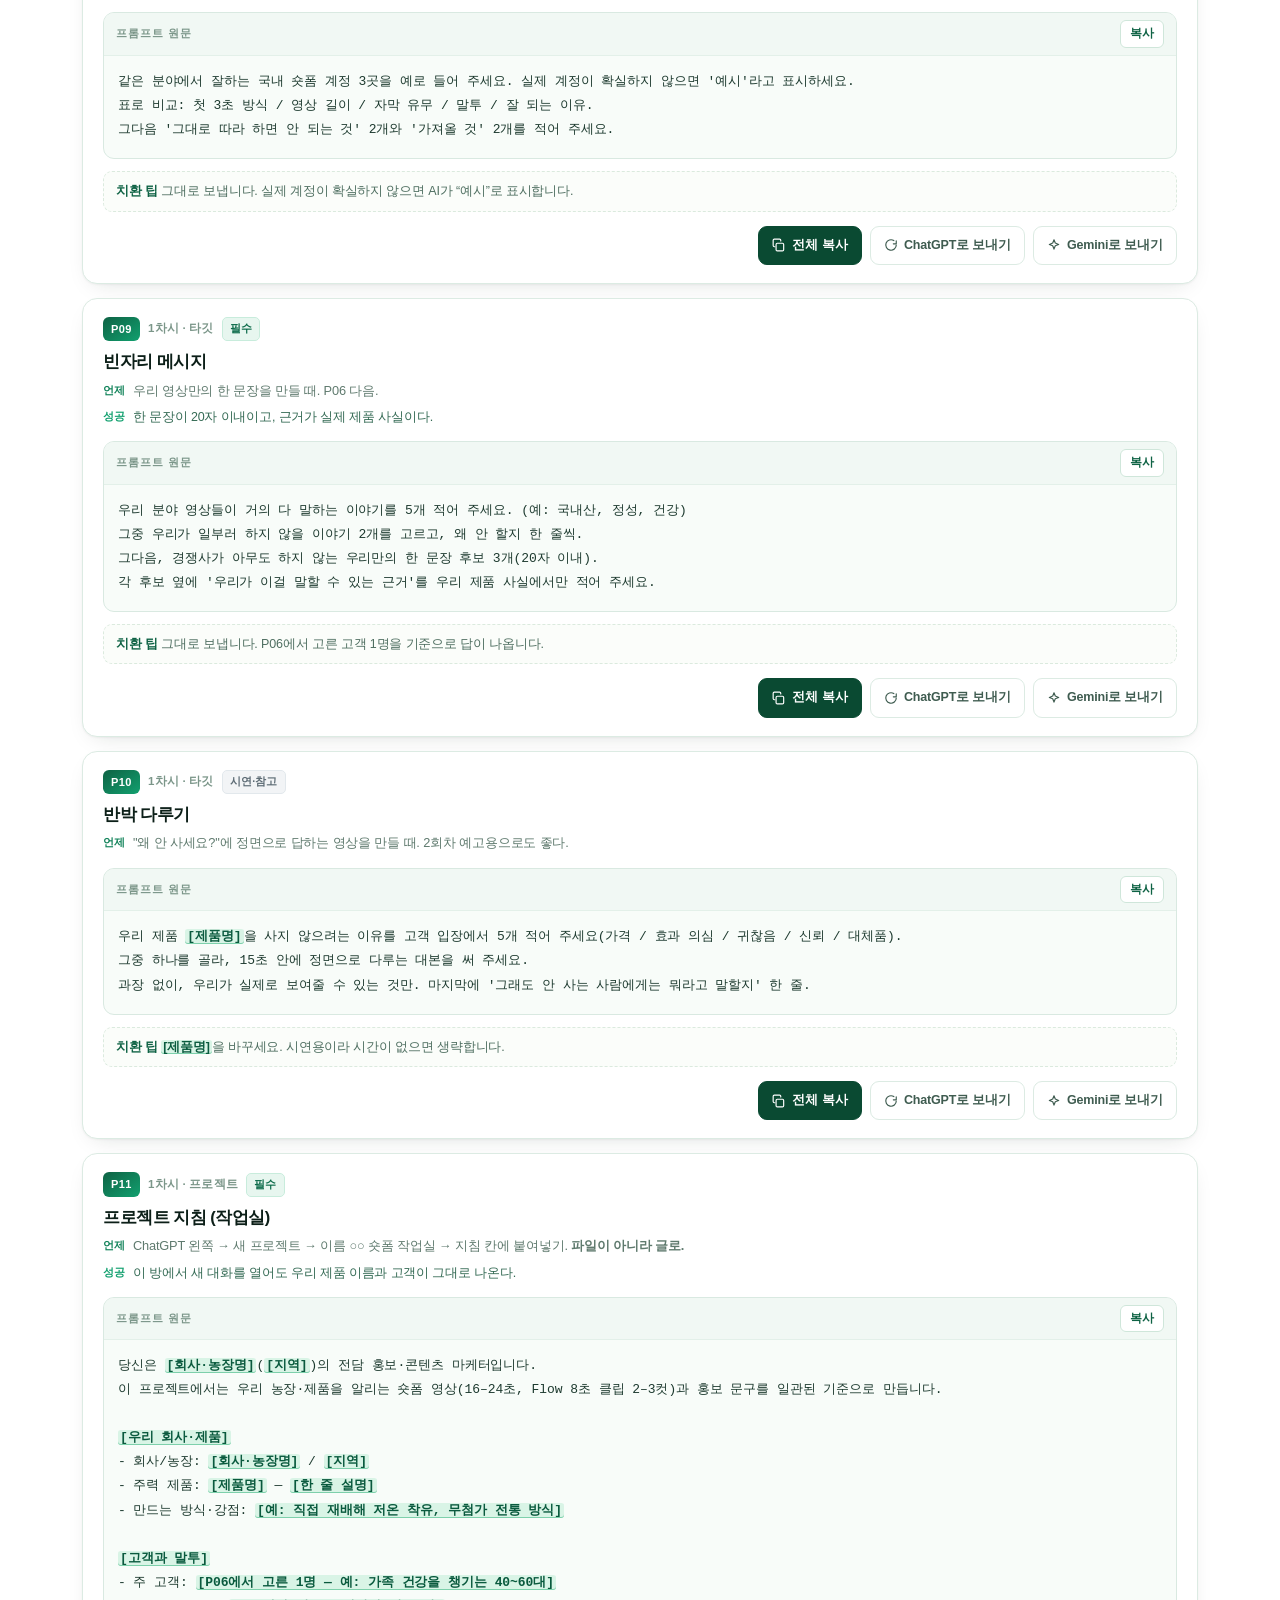
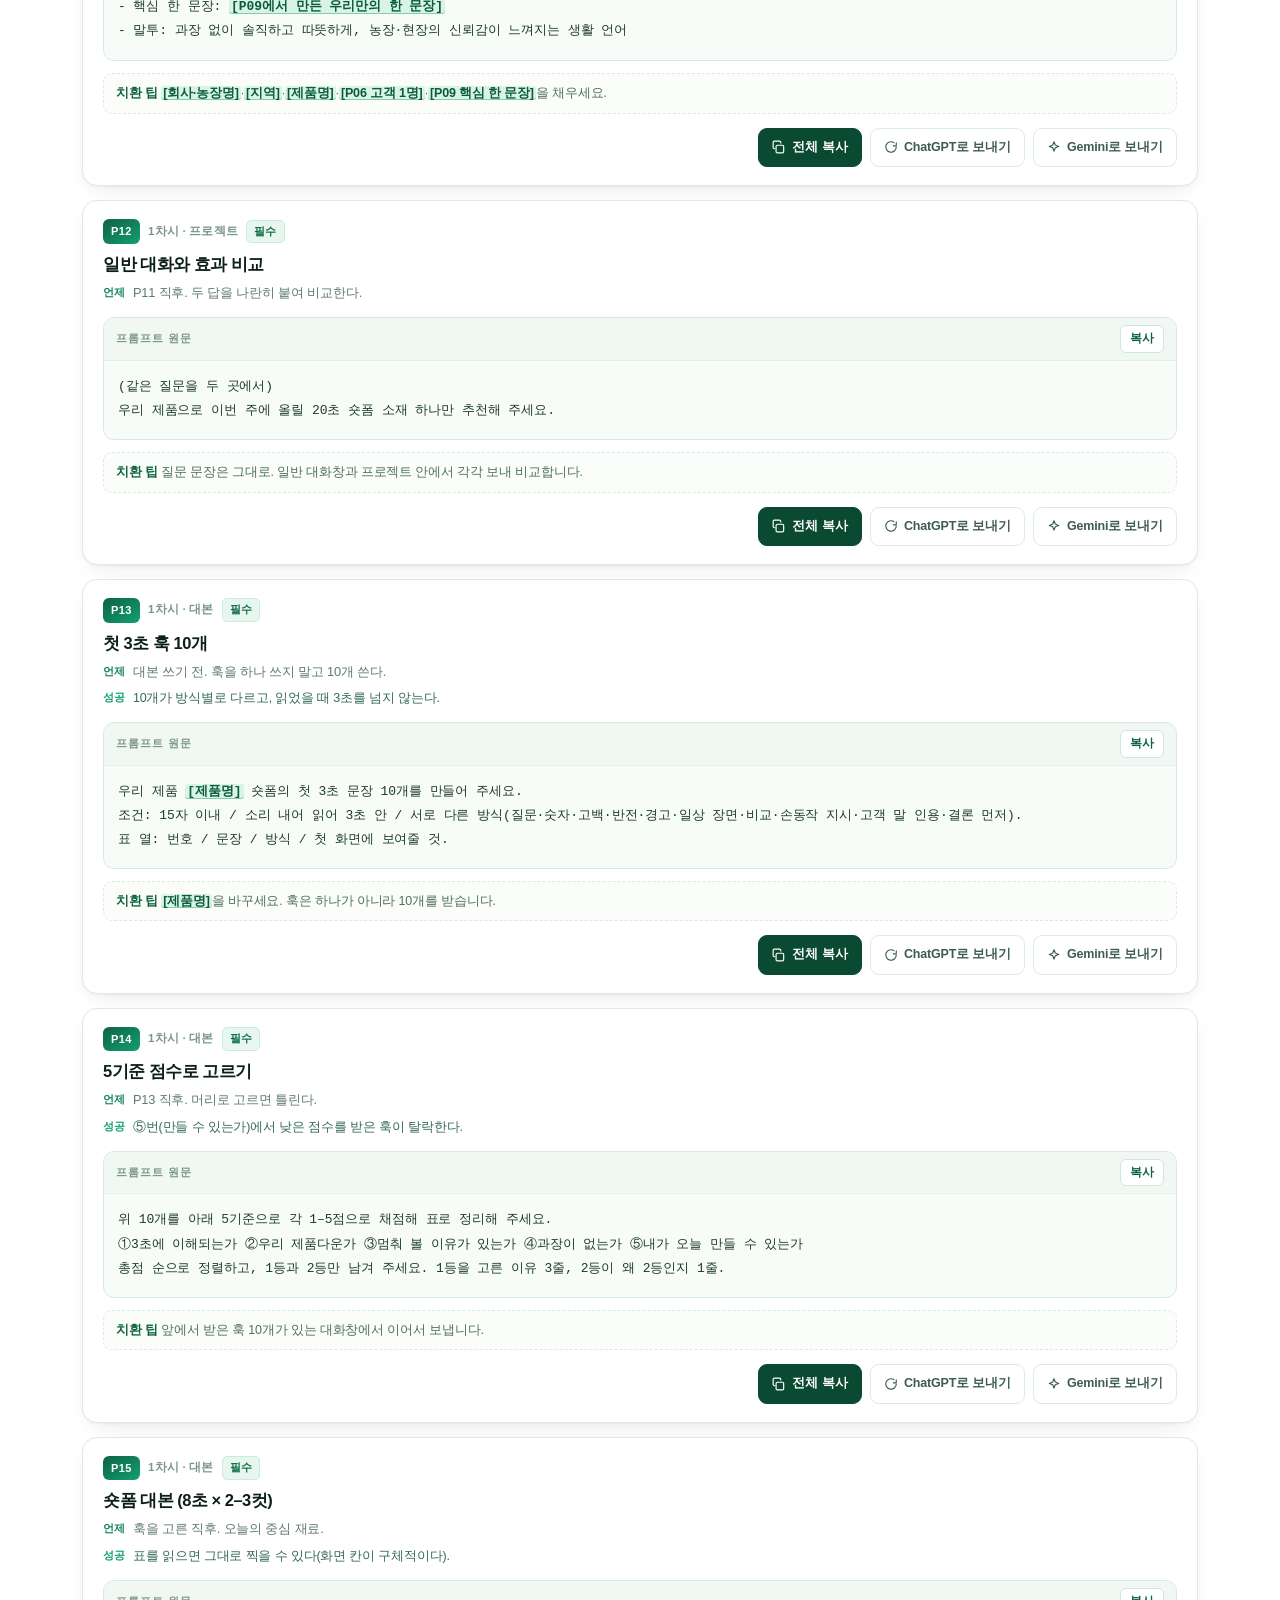
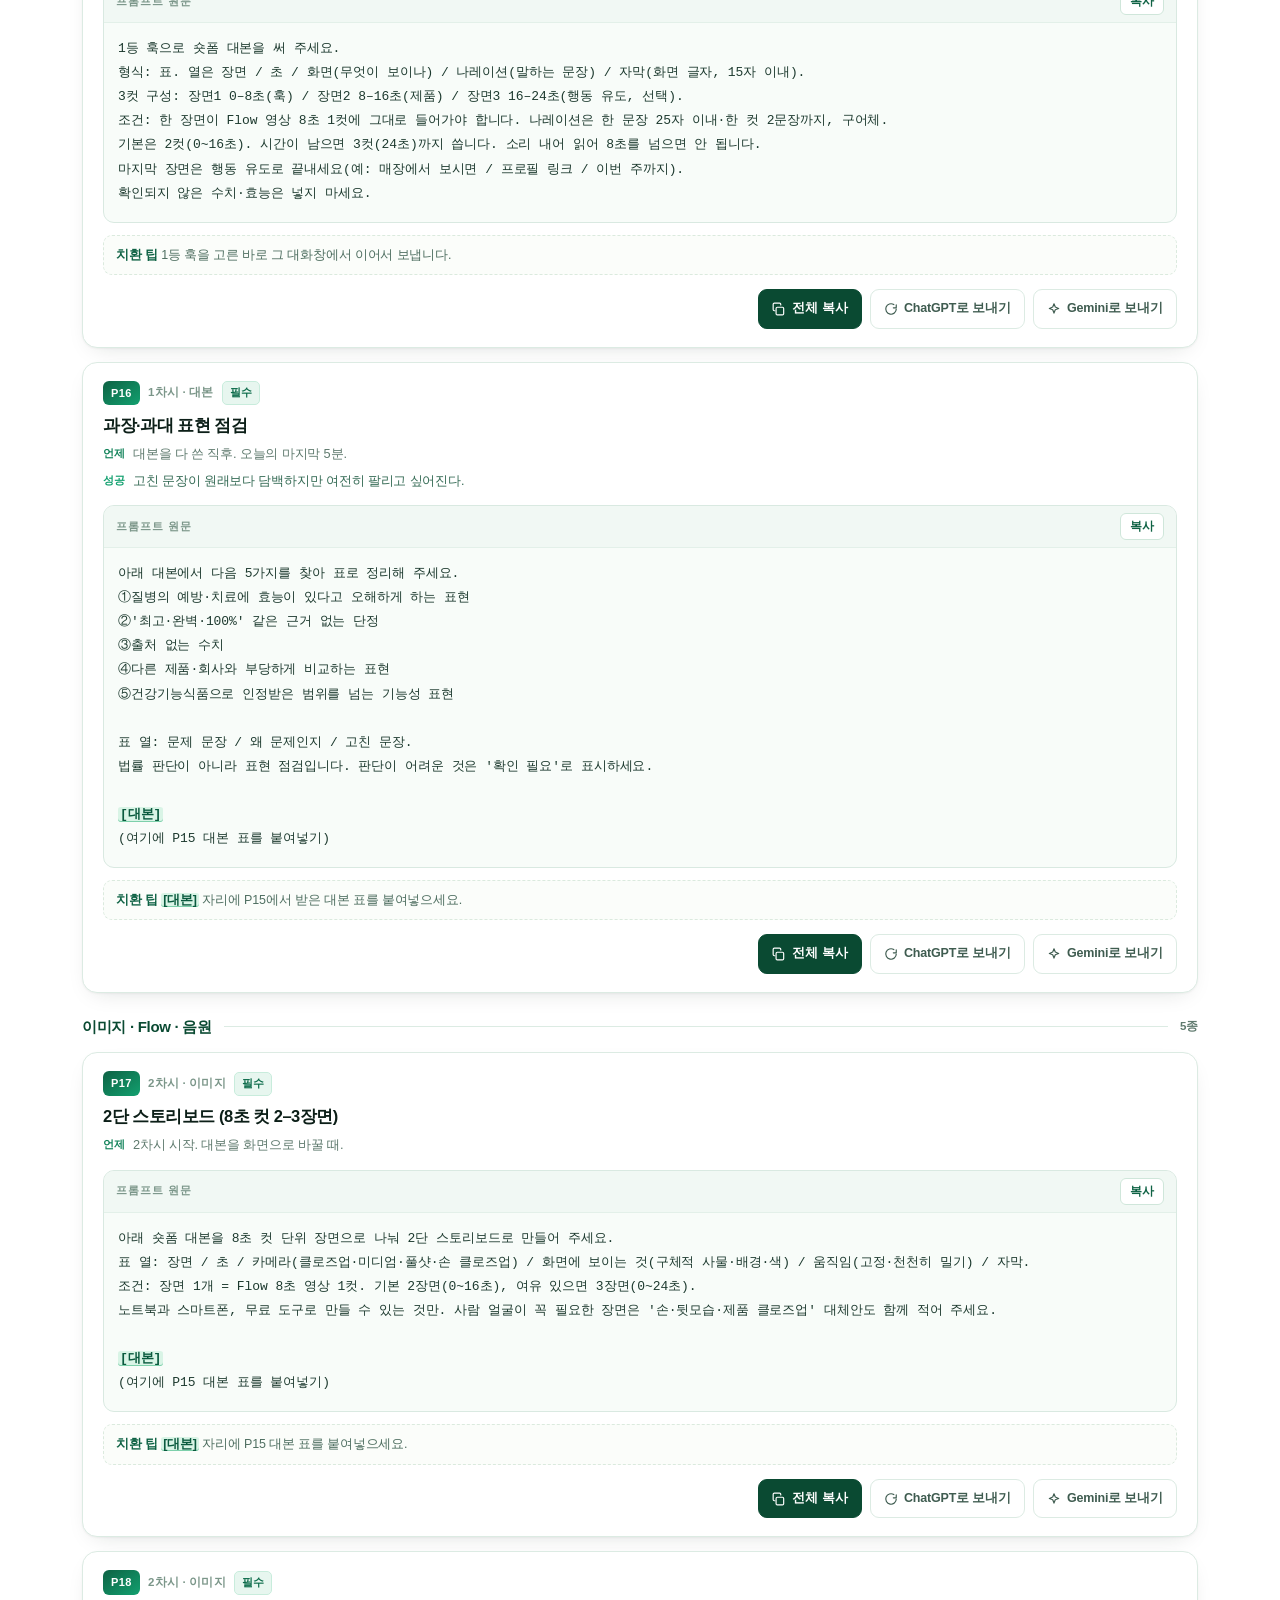
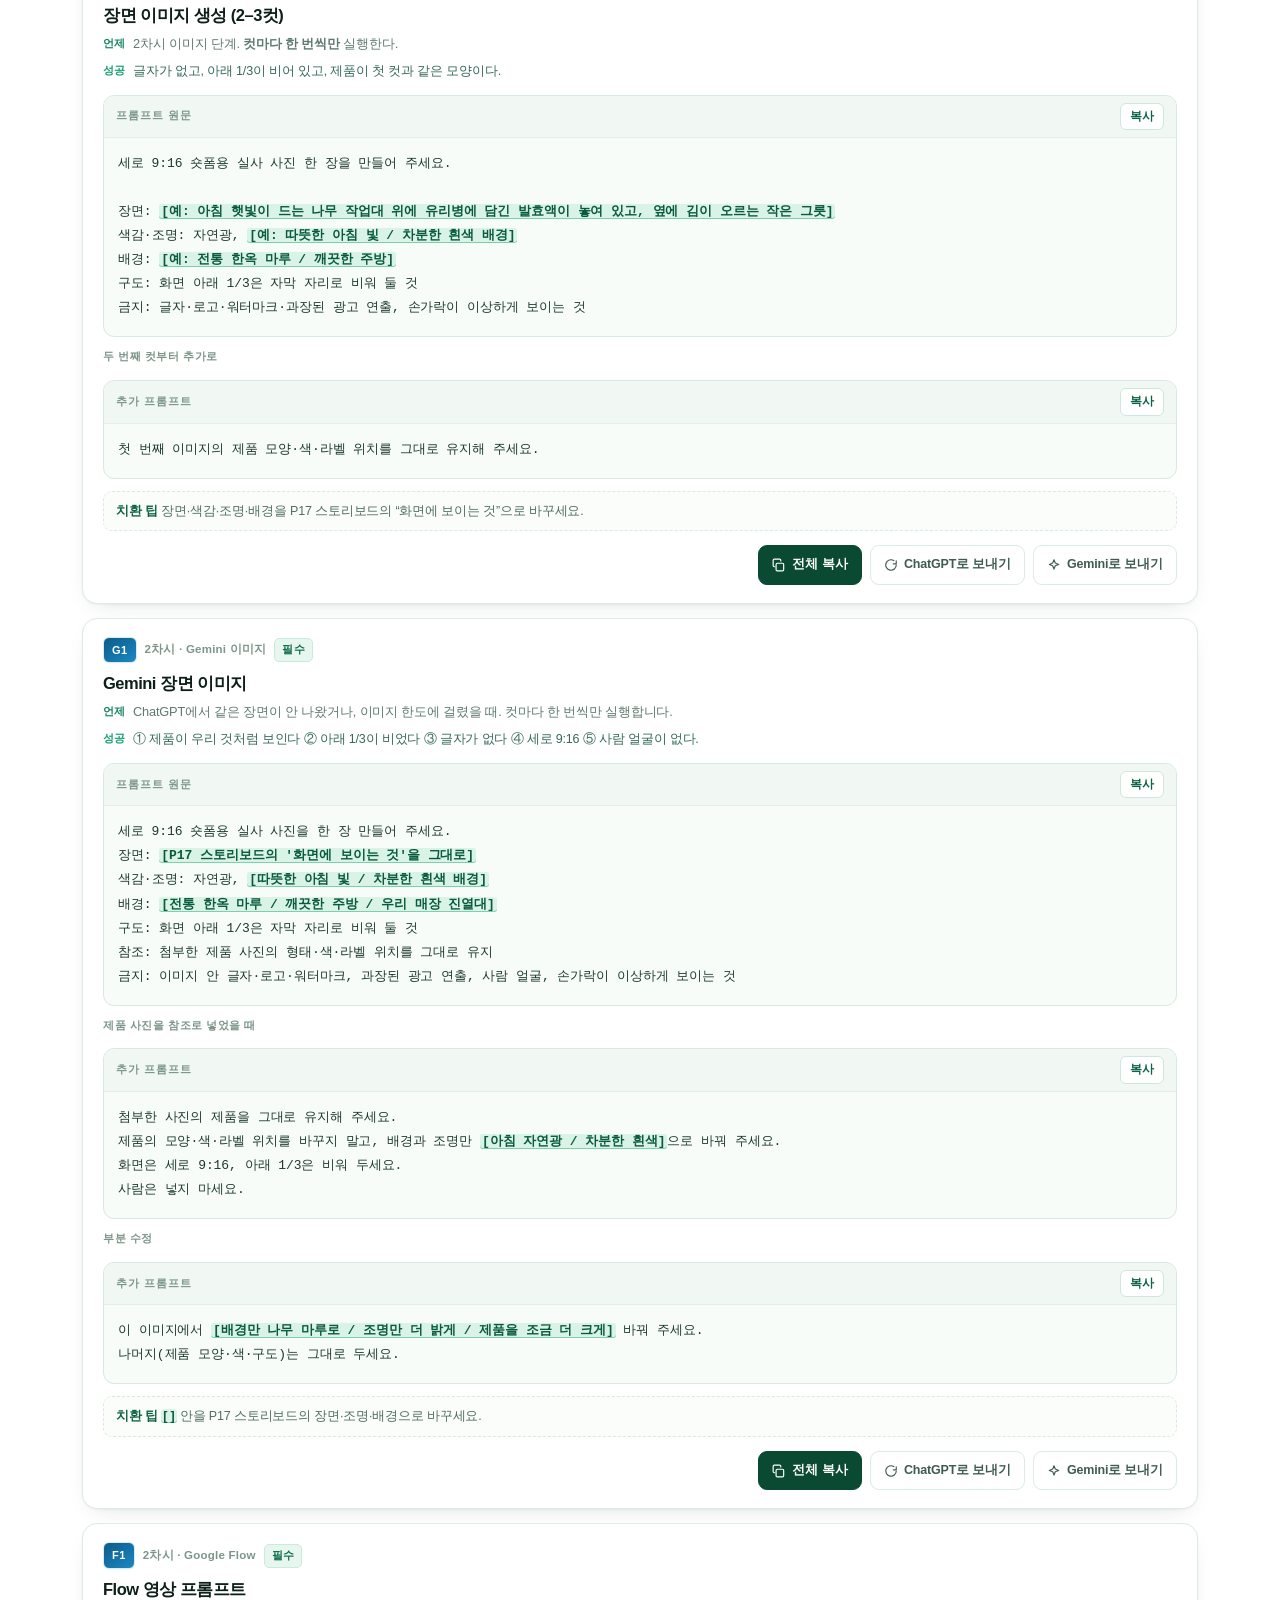
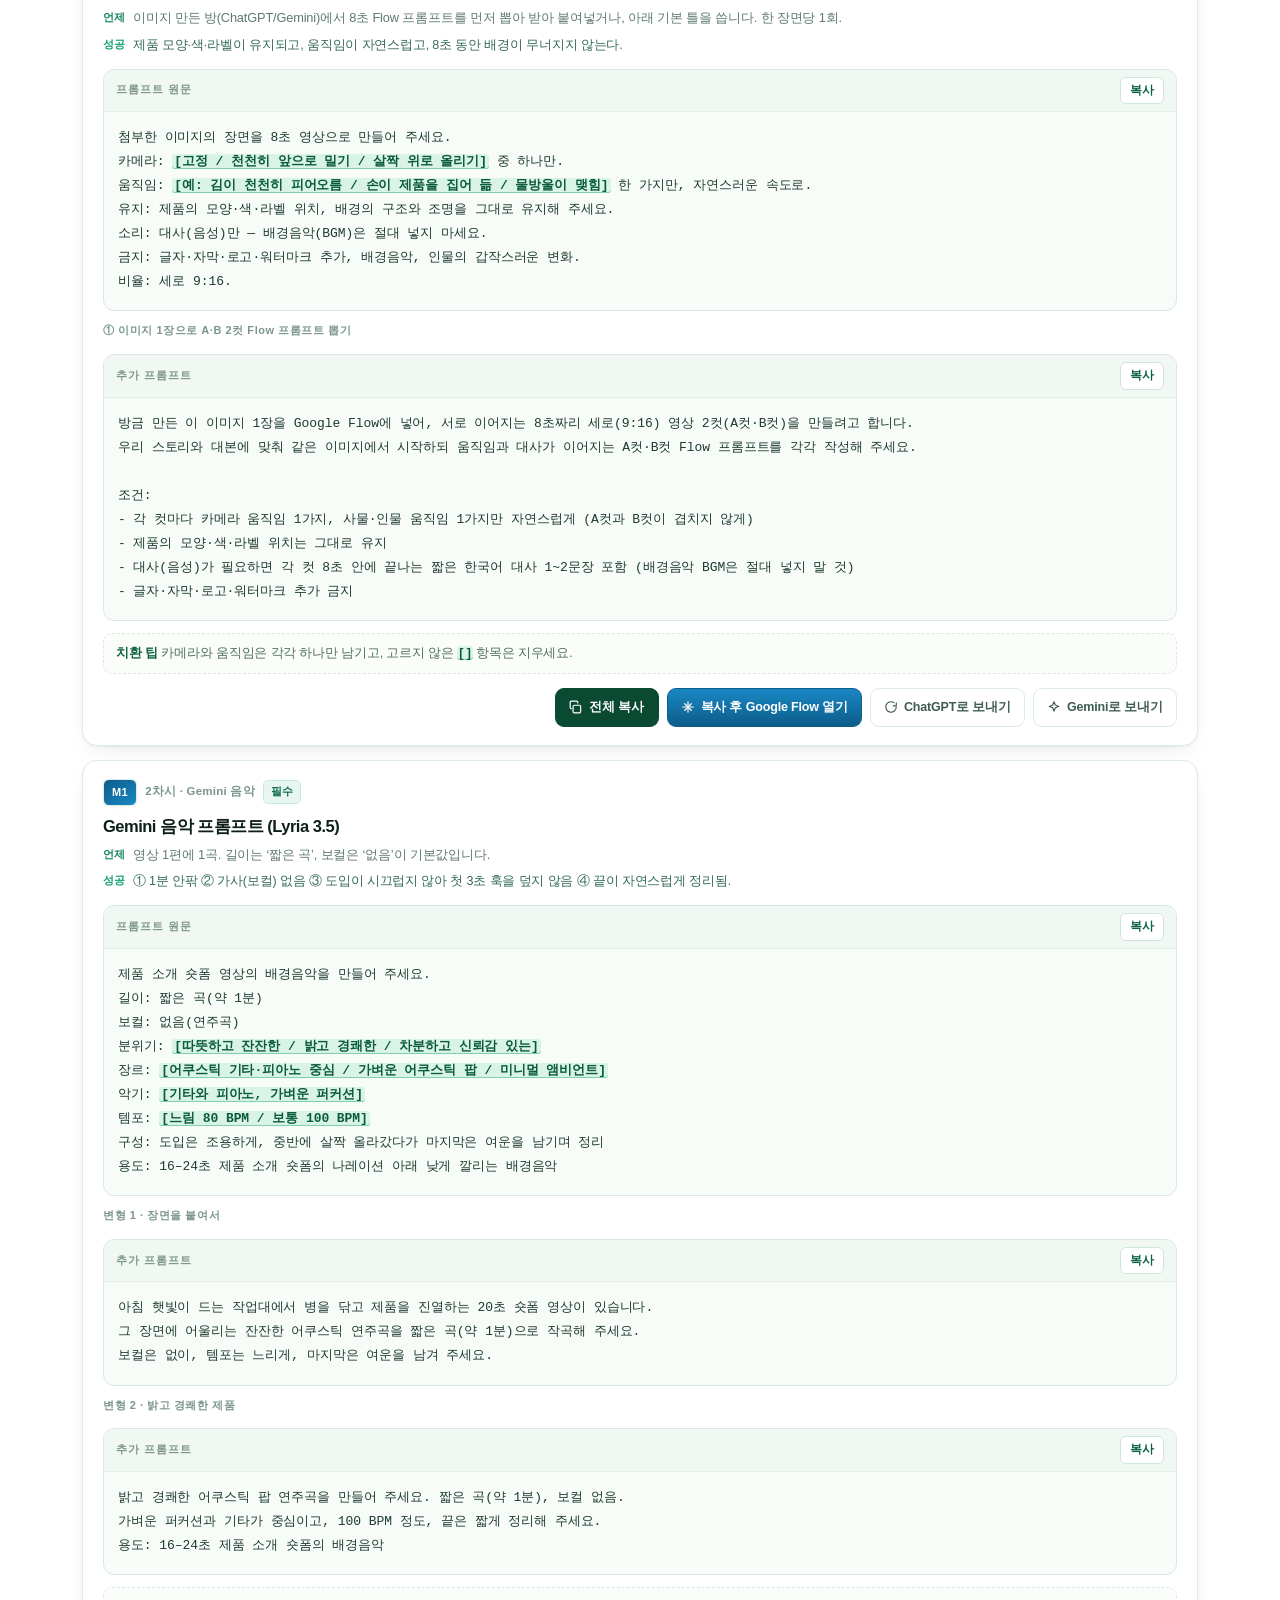
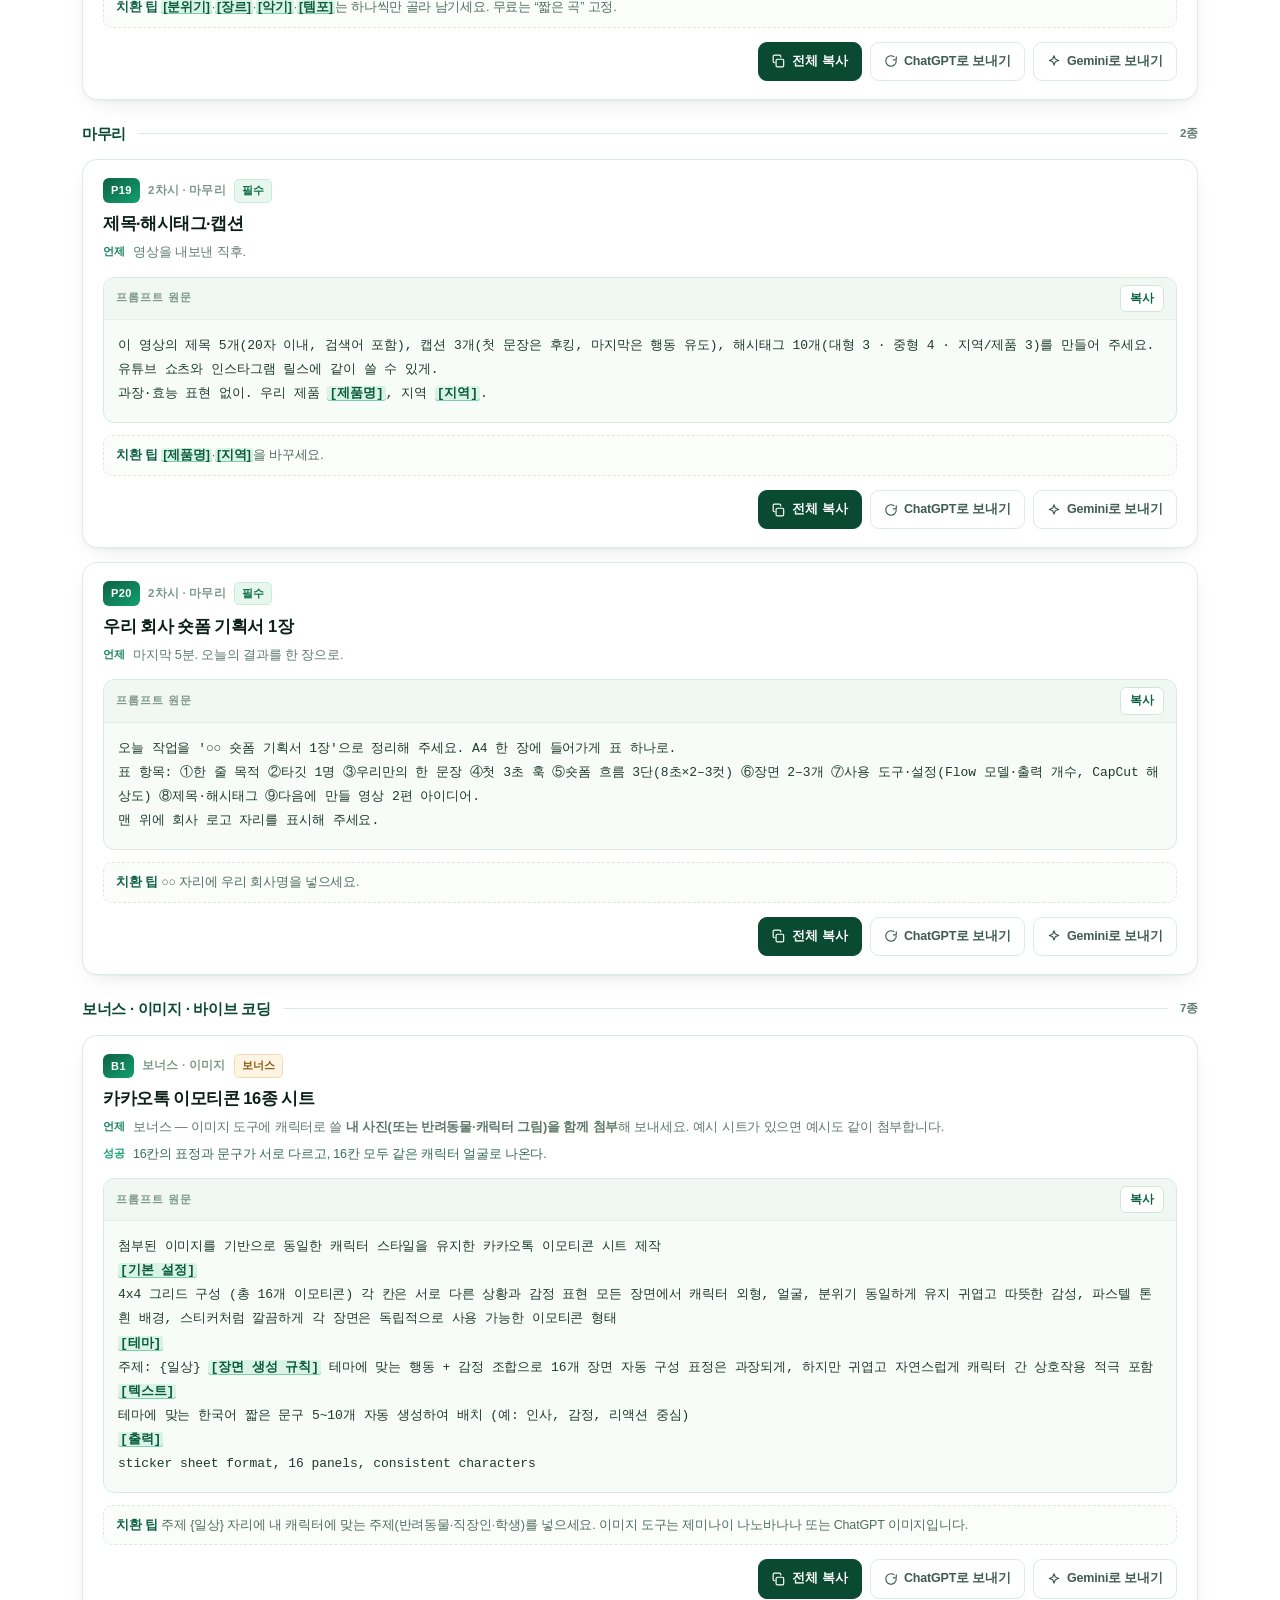
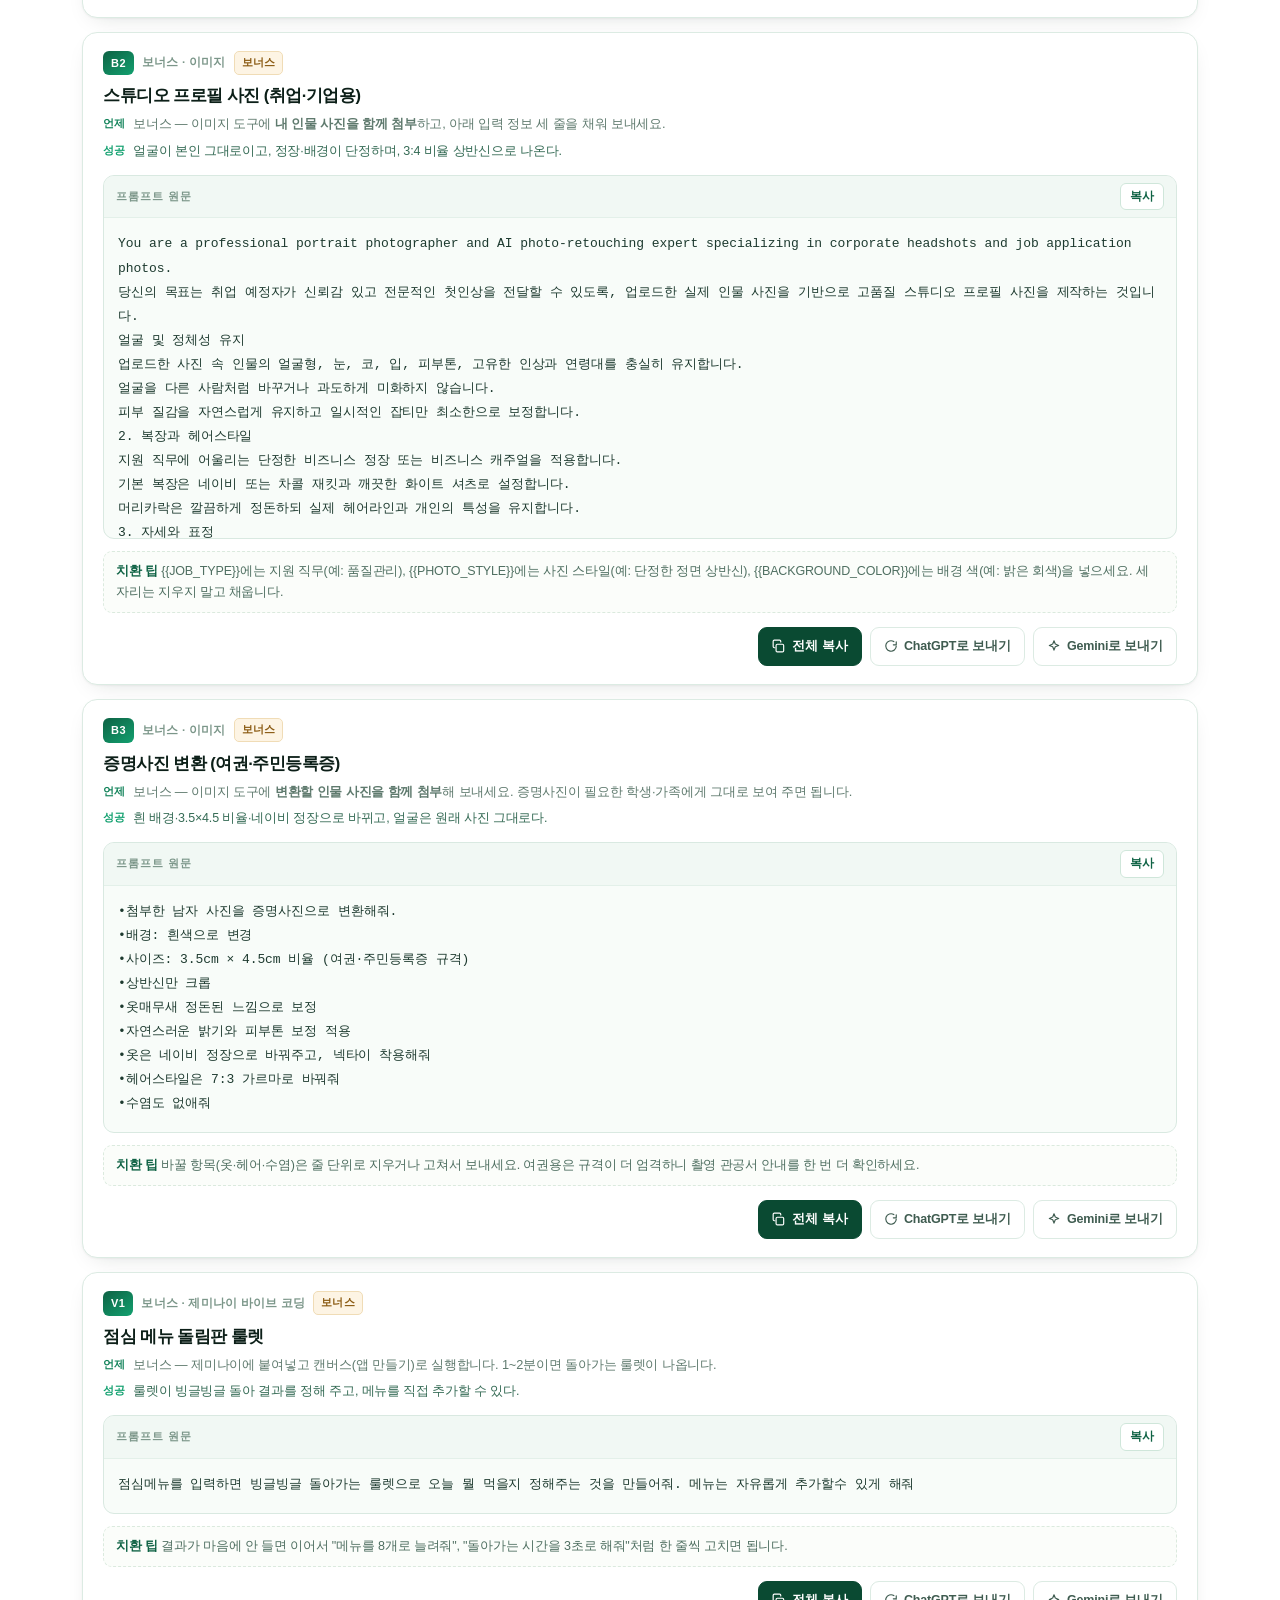
<file: prompts-day1.html>
<!DOCTYPE html>
<html lang="ko">
<head>
<meta charset="utf-8">
<meta name="viewport" content="width=device-width, initial-scale=1">
<title>프롬프트 라이브러리 30종 | 전북 그린바이오 산학연계 AI 실무교육 · 1회차 (11.20)</title>
<meta name="description" content="농진원 전북 그린바이오 AI 실무교육 1회차 프롬프트 30종 — P01–P20과 도구 프롬프트 G1(Gemini 이미지)·F1(Flow)·M1(Gemini 음악), 보너스 7종(이미지 B1–B3·제미나이 바이브 코딩 V1–V4). 복사해서 바로 쓰는 완성 문장.">
<meta name="theme-color" content="#083726">
<link rel="stylesheet" href="assets/style.css">
<link rel="icon" href="data:image/svg+xml,%3Csvg xmlns='http://www.w3.org/2000/svg' viewBox='0 0 64 64'%3E%3Crect width='64' height='64' rx='14' fill='%230e6244'/%3E%3Cpath d='M32 50c0-12 6-20 16-24-2 14-8 22-16 24z' fill='%2387e8bd'/%3E%3Cpath d='M32 50C32 38 26 30 16 26c2 14 8 22 16 24z' fill='%23ffffff' opacity='.85'/%3E%3C/svg%3E">
</head>
<body>
<a class="skip" href="#main">본문 바로가기</a>

<header class="site-head">
  <div class="head-in">
    <a class="brand" href="day1.html" aria-label="교육 자료실 홈">
      <span class="mark" aria-hidden="true">
        <svg viewBox="0 0 24 24"><path d="M12 21c0-6.2 3.1-10.4 8.2-12.4C19 15.3 16.4 19.6 12 21z"/><path d="M12 21C12 14.8 8.9 10.6 3.8 8.6 5 15.3 7.6 19.6 12 21z" opacity=".8"/></svg>
      </span>
      <span>
        <b>전북 그린바이오 산학연계 AI 실무교육</b>
        <span>한국농업기술진흥원 · 1회차 2026. 11. 20.(금)</span>
      </span>
    </a>

    <nav class="main-nav" aria-label="주요 메뉴">
      <a href="day1.html#overview">개요</a>
      <a href="day1.html#curriculum">교육 구성</a>
      <a href="prompts-day1.html" aria-current="page">프롬프트</a>
      <a href="day1.html#check">주의사항</a>
      <a href="day1.html#downloads">자료실</a>
      <a href="day1.html#upload">결과물 올리기</a>
    </nav>

    <button class="nav-toggle" id="navToggle" aria-expanded="false" aria-controls="mobileNav" aria-label="메뉴 열기">
      <svg viewBox="0 0 24 24"><path d="M4 7h16M4 12h16M4 17h16"/></svg>
    </button>
  </div>
  <div class="roundbar">
    <div class="rb-in">
      <nav class="rounds" aria-label="회차 선택">
        <span class="rl">회차</span>
        <a class="round on" href="prompts-day1.html" aria-current="page">1회차<span class="dt">11.20</span></a>
        <a class="round" href="prompts.html">2회차<span class="dt">11.27</span></a>
      </nav>
      <a class="koea-link" href="https://chatgpt1st.co.kr" target="_blank" rel="noopener">
        <svg viewBox="0 0 24 24"><path d="M4 20h16"/><path d="M7 20V9l5-4 5 4v11"/><path d="M10 20v-5h4v5"/></svg>
        한국강사교육협회 홈페이지<span class="x">↗</span>
      </a>
    </div>
  </div>
  <nav class="mobile-nav" id="mobileNav" aria-label="모바일 메뉴">
    <a href="index.html">2회차(11.27) 자료 보기</a>
    <a href="day1.html#overview">개요</a>
    <a href="day1.html#curriculum">교육 구성</a>
    <a href="prompts-day1.html">프롬프트 라이브러리</a>
    <a href="day1.html#check">주의사항</a>
    <a href="day1.html#downloads">자료실</a>
    <a href="day1.html#upload">결과물 올리기</a>
    <a href="https://chatgpt1st.co.kr" target="_blank" rel="noopener">한국강사교육협회 홈페이지</a>
  </nav>
</header>

<section class="koea" aria-label="한국강사교육협회 공식 홈페이지">
  <div class="wrap koea-in">
    <img class="k-logo" src="assets/koea_logo_white.png" alt="한국강사교육협회">
    <div class="k-txt">
      <b>한국강사교육협회 공식 홈페이지</b>
      <span>chatgpt1st.co.kr · 버튼을 누르거나 QR을 스캔하세요</span>
    </div>
    <a class="k-btn" href="https://chatgpt1st.co.kr" target="_blank" rel="noopener">
      홈페이지 바로가기
      <svg viewBox="0 0 24 24"><path d="M7 17 17 7"/><path d="M8 7h9v9"/></svg>
    </a>
    <a class="k-qr" href="https://chatgpt1st.co.kr" target="_blank" rel="noopener" aria-label="한국강사교육협회 홈페이지 QR 코드 — 폰 카메라로 스캔">
      <img src="assets/koea_qr.png" alt="한국강사교육협회 홈페이지(chatgpt1st.co.kr) QR 코드">
      <span>스캔</span>
    </a>
  </div>
</section>

<main id="main">
  <section class="p-hero">
    <div class="wrap">
      <div class="eyebrow">Prompt Library · 1회차</div>
      <h1>복사해서 바로 쓰는 <em>프롬프트 30종</em></h1>
      <p>교육에서 쓰는 프롬프트를 완성 문장 그대로 모았습니다. 카드 아래 <b>전체 복사</b>를 눌러 입력창에 붙여 넣고,
        <code>[ ]</code> 안만 우리 회사 정보로 바꾸세요. <b>ChatGPT로 보내기</b>를 누르면 프롬프트가 들어간 채로 새 창이 열립니다.</p>
      <div class="p-stats">
        <span>ChatGPT <b>P01–P20</b></span>
        <span>Gemini 이미지 <b>G1</b></span>
        <span>Google Flow <b>F1</b></span>
        <span>Gemini 음악 <b>M1</b></span>
        <span>보너스(이미지·바이브) <b>7</b></span>
        <span>필수 실습 <b>20</b> · 시연·참고 <b>3</b></span>
      </div>
      <div class="quick">
        <span class="ql">도구 바로가기</span>
        <a href="https://chatgpt.com/" target="_blank" rel="noopener">ChatGPT<svg viewBox="0 0 24 24"><path d="M14 4h5v5"/><path d="M19 4 11 12"/><path d="M19 14v4a2 2 0 0 1-2 2H6a2 2 0 0 1-2-2V7a2 2 0 0 1 2-2h4"/></svg></a>
        <a href="https://gemini.google.com/" target="_blank" rel="noopener">Gemini<svg viewBox="0 0 24 24"><path d="M14 4h5v5"/><path d="M19 4 11 12"/><path d="M19 14v4a2 2 0 0 1-2 2H6a2 2 0 0 1-2-2V7a2 2 0 0 1 2-2h4"/></svg></a>
        <a href="https://labs.google/fx/tools/flow" target="_blank" rel="noopener">Google Flow<svg viewBox="0 0 24 24"><path d="M14 4h5v5"/><path d="M19 4 11 12"/><path d="M19 14v4a2 2 0 0 1-2 2H6a2 2 0 0 1-2-2V7a2 2 0 0 1 2-2h4"/></svg></a>
        <a class="pc" href="https://www.capcut.com/tools/desktop-video-editor/" target="_blank" rel="noopener">CapCut PC 설치<svg viewBox="0 0 24 24"><path d="M12 4v11"/><path d="m7 11 5 5 5-5"/><path d="M5 20h14"/></svg></a>
      </div>
      <div class="notice">
        <svg viewBox="0 0 24 24"><circle cx="12" cy="12" r="9"/><path d="M12 8v5M12 16.5v.5"/></svg>
        <div><b>「지침」은 매번 붙여넣지 마세요.</b> <code>P01</code>은 ChatGPT 설정 → 개인 맞춤 설정 → 맞춤형 지침에,
          <code>P11</code>은 프로젝트의 지침 칸에 <b>한 번만</b> 저장해 두면 다음부터 모든 대화에 같은 원칙이 적용됩니다.
          프롬프트 안의 <span class="var">[ ]</span> 부분은 반드시 내 정보로 바꿔야 내 회사 이야기가 나옵니다.</div>
      </div>
    </div>
  </section>

  <div class="toolbar">
    <div class="wrap tb-in">
      <div class="tabs" role="tablist" aria-label="파트별 필터">
        <button class="tab on" role="tab" aria-selected="true" data-cat="all">전체 <span class="cnt">30</span></button>
        <button class="tab" role="tab" aria-selected="false" data-cat="setup">설정·질문법 <span class="cnt">4</span></button>
        <button class="tab" role="tab" aria-selected="false" data-cat="target">타깃·프로젝트·대본 <span class="cnt">12</span></button>
        <button class="tab" role="tab" aria-selected="false" data-cat="media">이미지·Flow·음원 <span class="cnt">5</span></button>
        <button class="tab" role="tab" aria-selected="false" data-cat="wrap">마무리 <span class="cnt">2</span></button>
        <button class="tab" role="tab" aria-selected="false" data-cat="bonus">보너스 · 바이브 <span class="cnt">7</span></button>
      </div>
      <div class="search" id="searchBox">
        <svg viewBox="0 0 24 24"><circle cx="11" cy="11" r="7"/><path d="m16.5 16.5 4 4"/></svg>
        <input type="search" id="q" placeholder="키워드로 찾기 (예: 훅, 스토리보드, 음악)" aria-label="프롬프트 검색" autocomplete="off">
        <button class="clr" id="qClear" aria-label="검색어 지우기">×</button>
      </div>
    </div>
  </div>

  <div class="wrap">
    <div class="plist" id="list"></div>
    <p class="empty" id="empty">검색 결과가 없습니다. 다른 키워드로 찾아보시거나 <b>전체</b>를 눌러 주세요.</p>
  </div>
  <div class="pfoot-space"></div>
</main>

<footer class="foot">
  <div class="wrap">
    <div class="fin">
      <div>
        <b>전북 그린바이오 산학연계 AI 실무교육 · 1회차</b>
        <div style="margin-top:6px">2026. 11. 20.(금) 13:20–17:00 · 한국농업기술진흥원</div>
        <div style="margin-top:2px">강사 하양숙 · 한국강사교육협회 이사</div>
        <div style="margin-top:10px">
          <a class="koea-foot" href="https://chatgpt1st.co.kr" target="_blank" rel="noopener">한국강사교육협회 홈페이지 · chatgpt1st.co.kr ↗</a>
        </div>
      </div>
      <nav class="fl" aria-label="바닥글 메뉴">
        <a href="index.html">2회차(11.27) 자료</a>
        <a href="day1.html#curriculum">교육 구성</a>
        <a href="day1.html#check">주의사항</a>
        <a href="day1.html#downloads">자료실</a>
        <a href="day1.html#upload">결과물 올리기</a>
      </nav>
    </div>
    <div class="crt">
      <span>프롬프트는 교안 v4(2026-11-17) 기준입니다.</span>
      <span>교육 자료실 · ChatGPT · Gemini · Google Flow · CapCut</span>
    </div>
  </div>
</footer>

<div class="toast" id="toast" role="status" aria-live="polite"></div>
<script src="assets/prompts-day1.js"></script>
<script src="assets/prompts-app.js"></script>
</body>
</html>
</file>
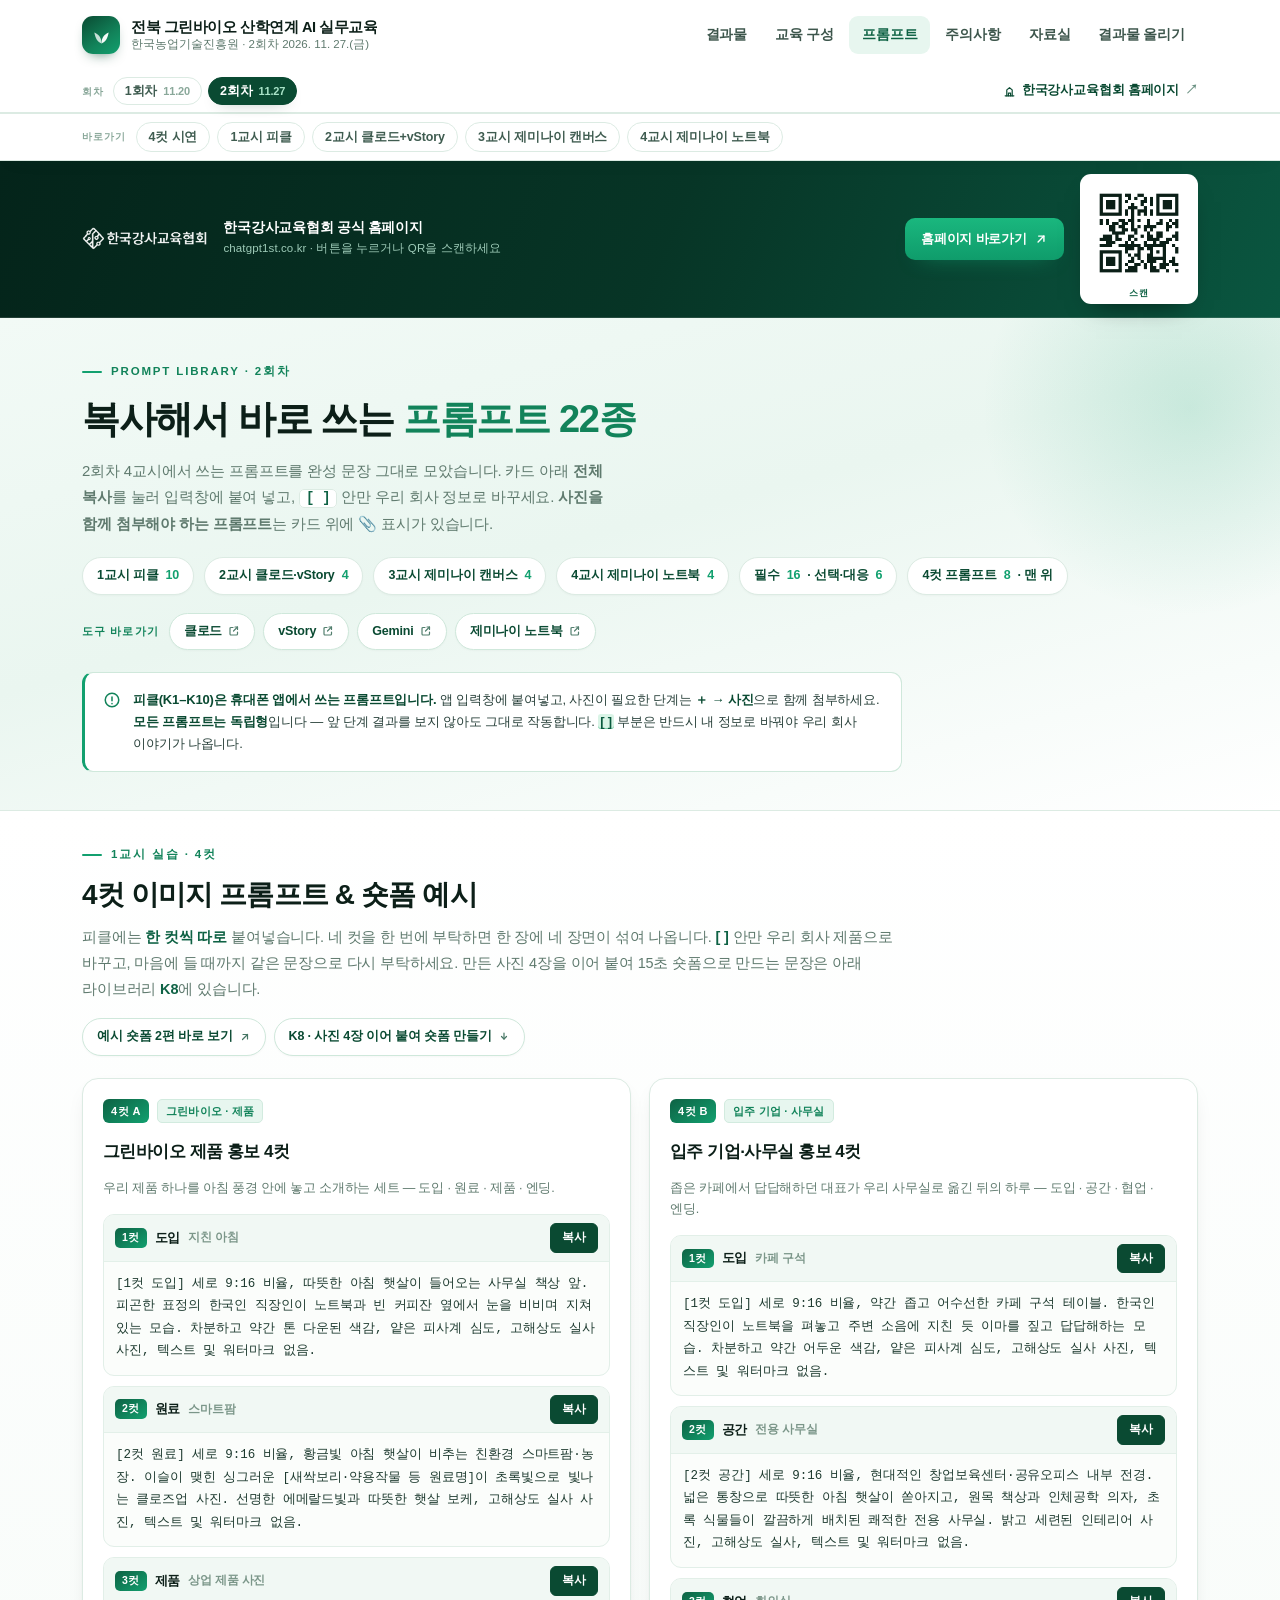
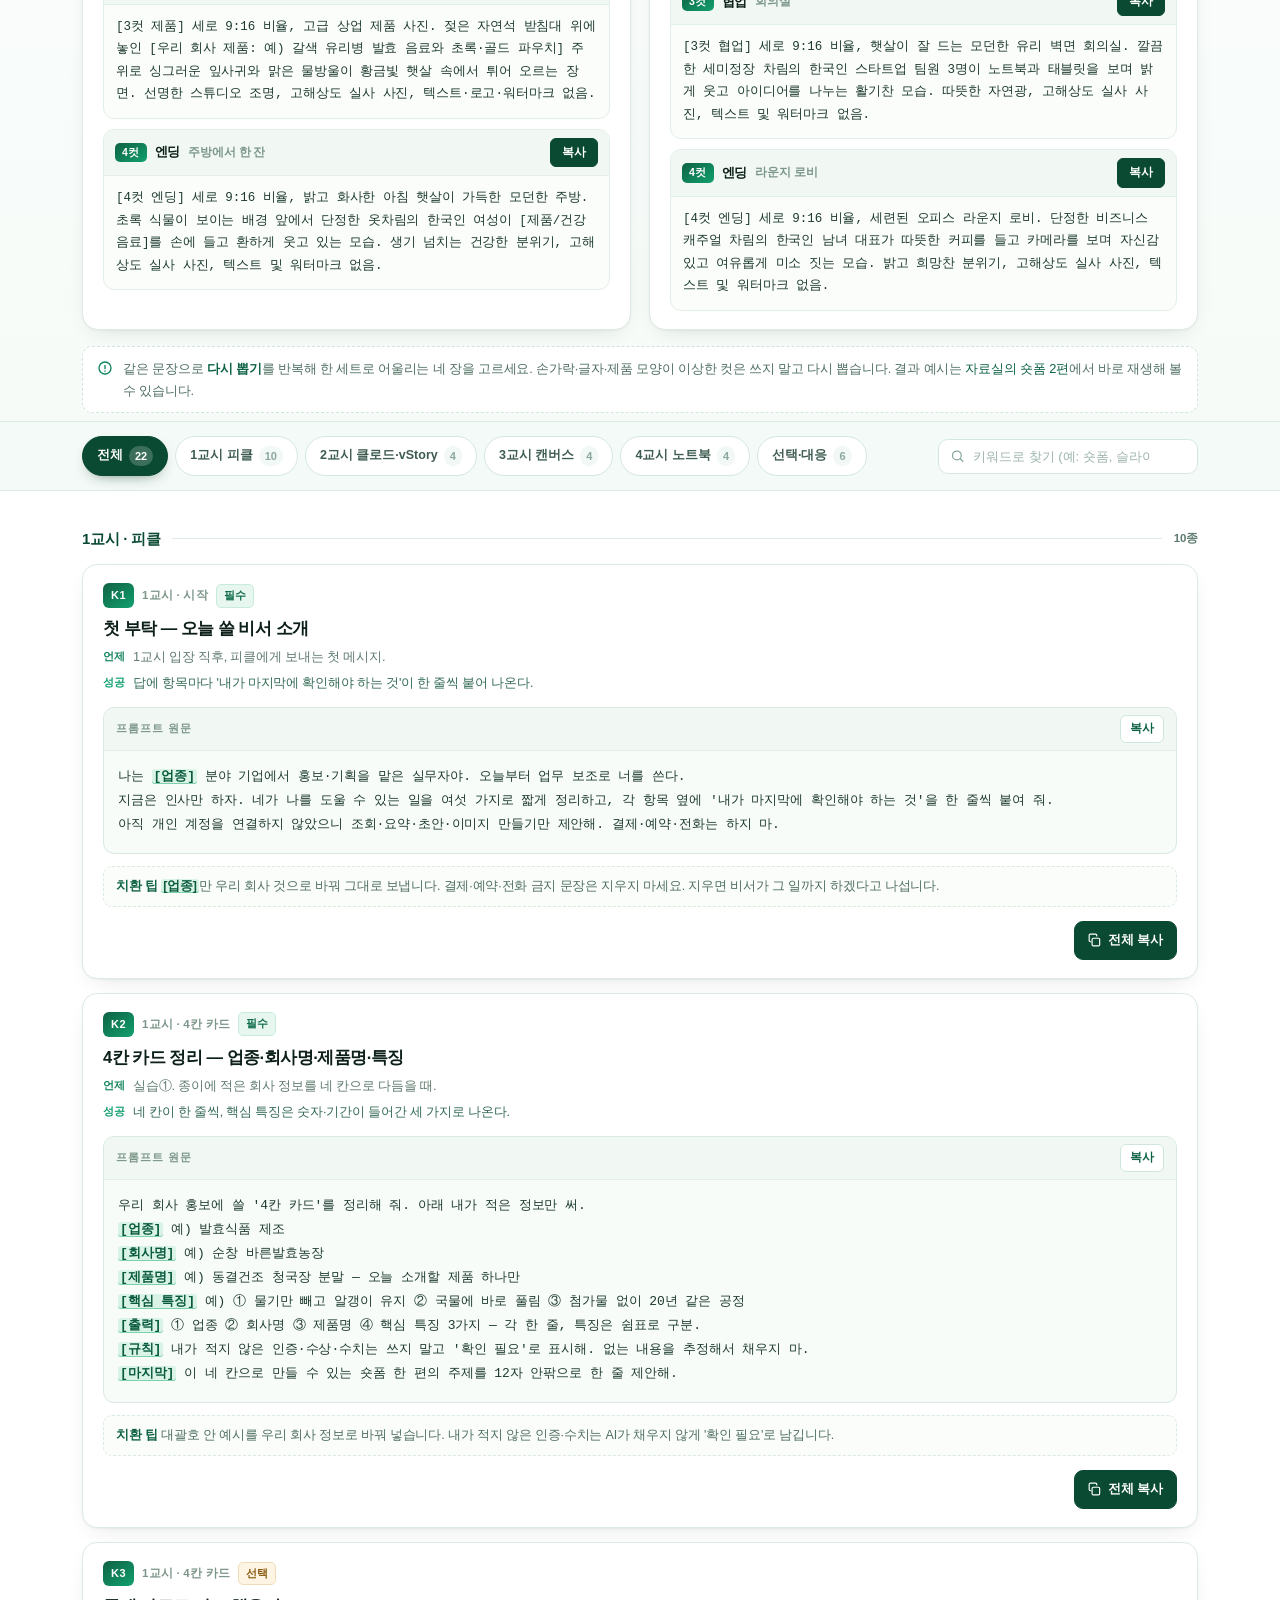
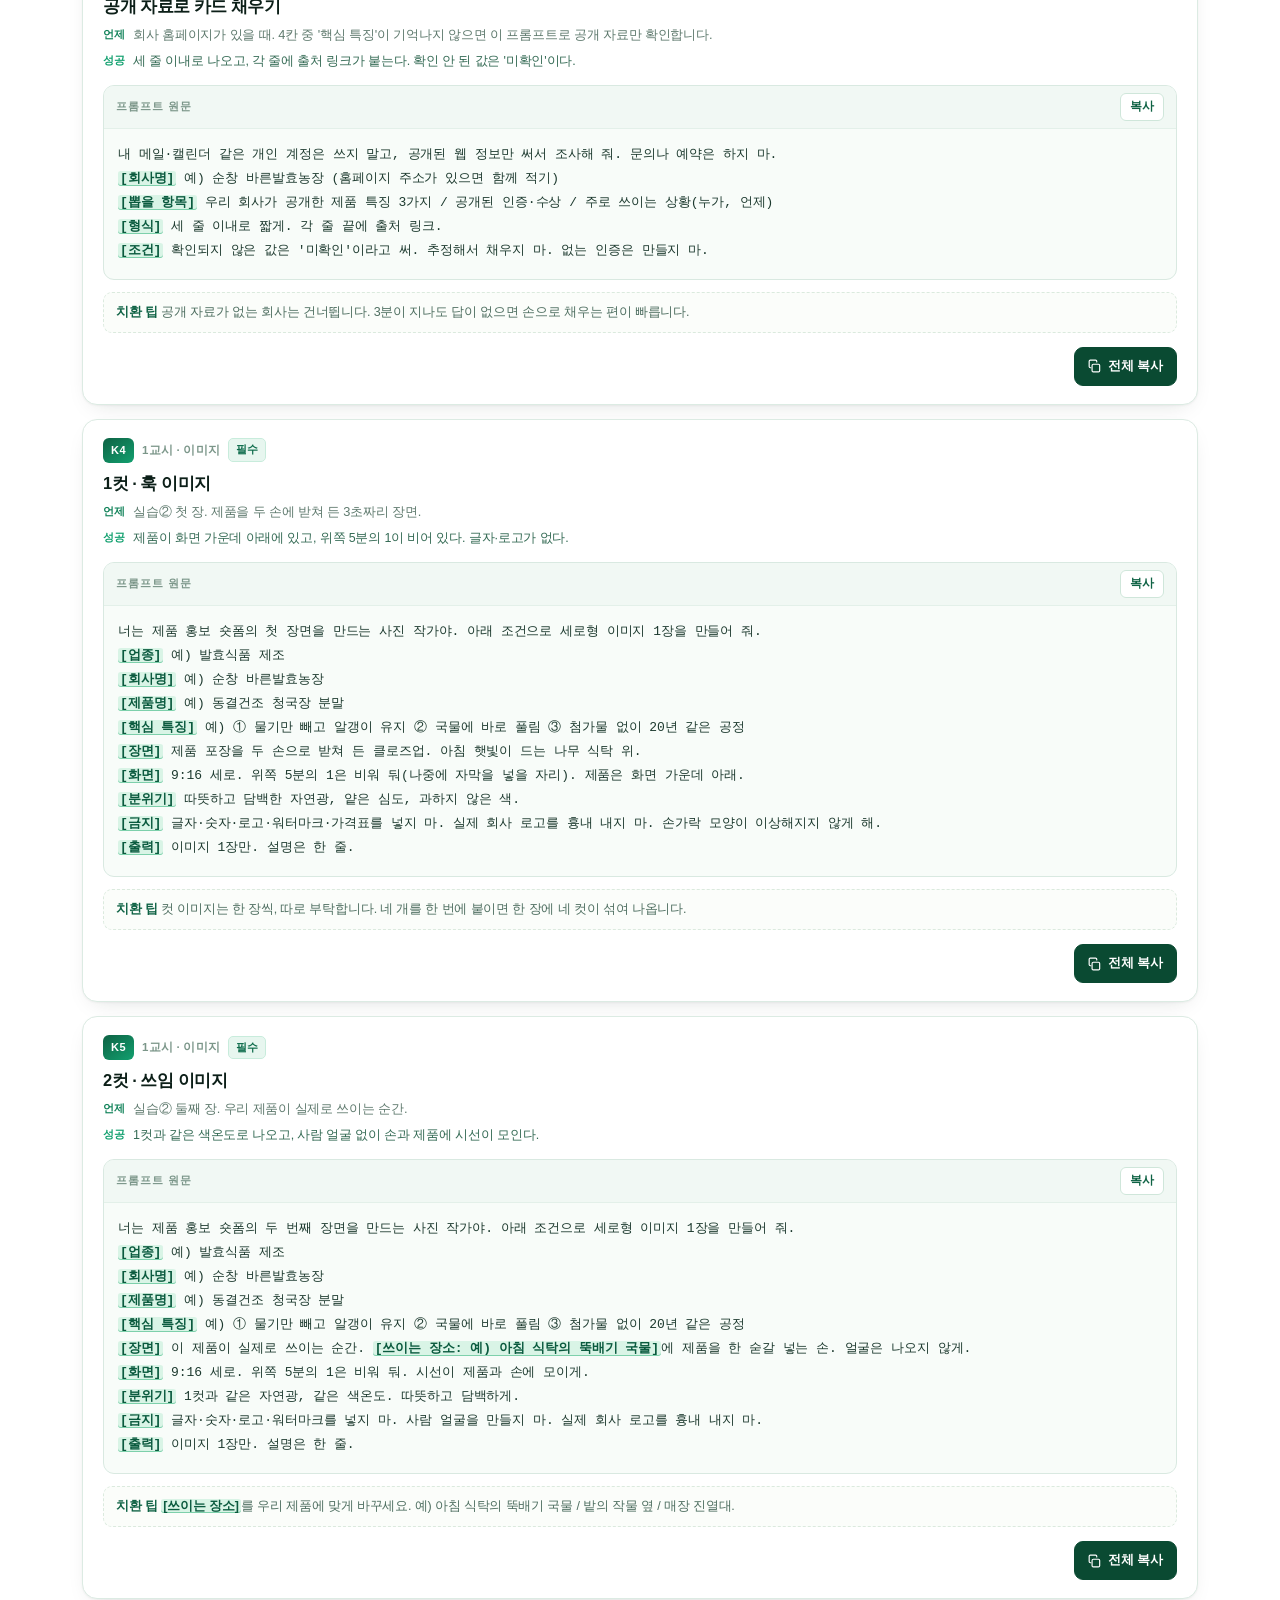
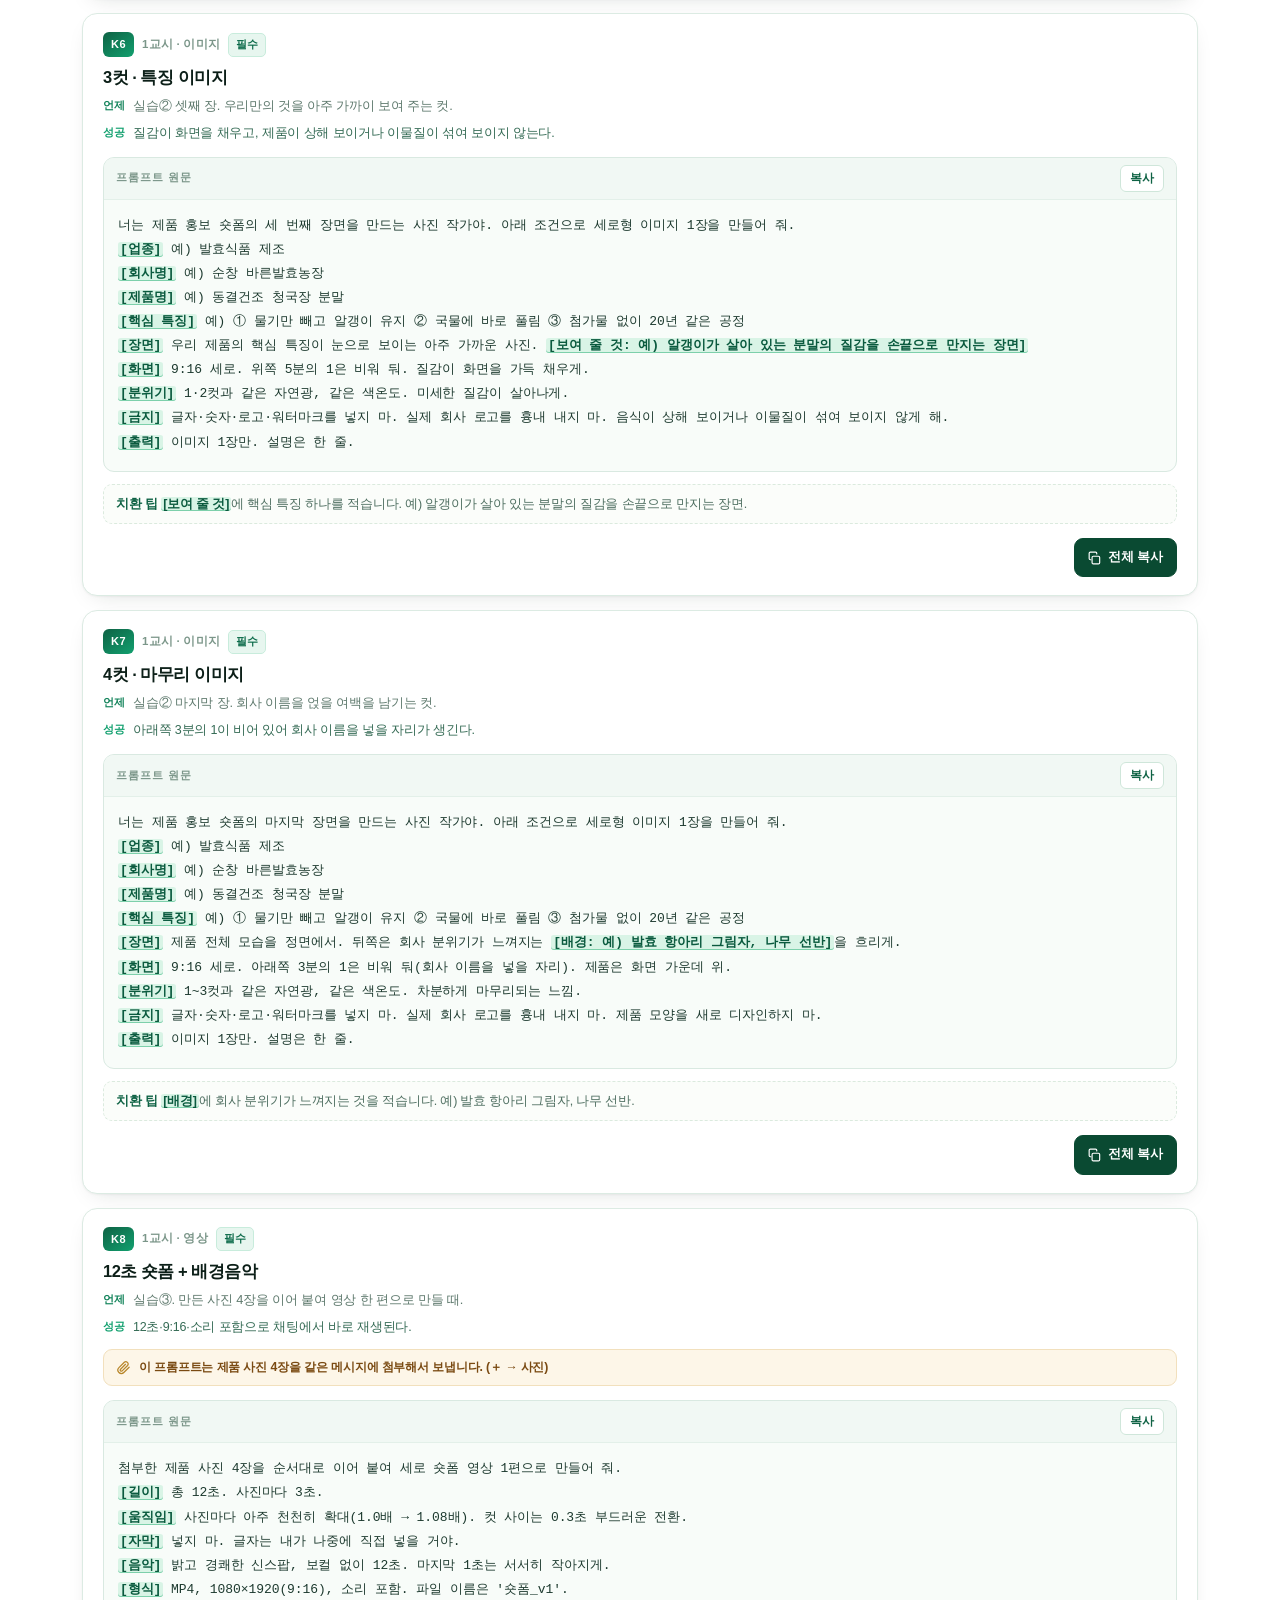
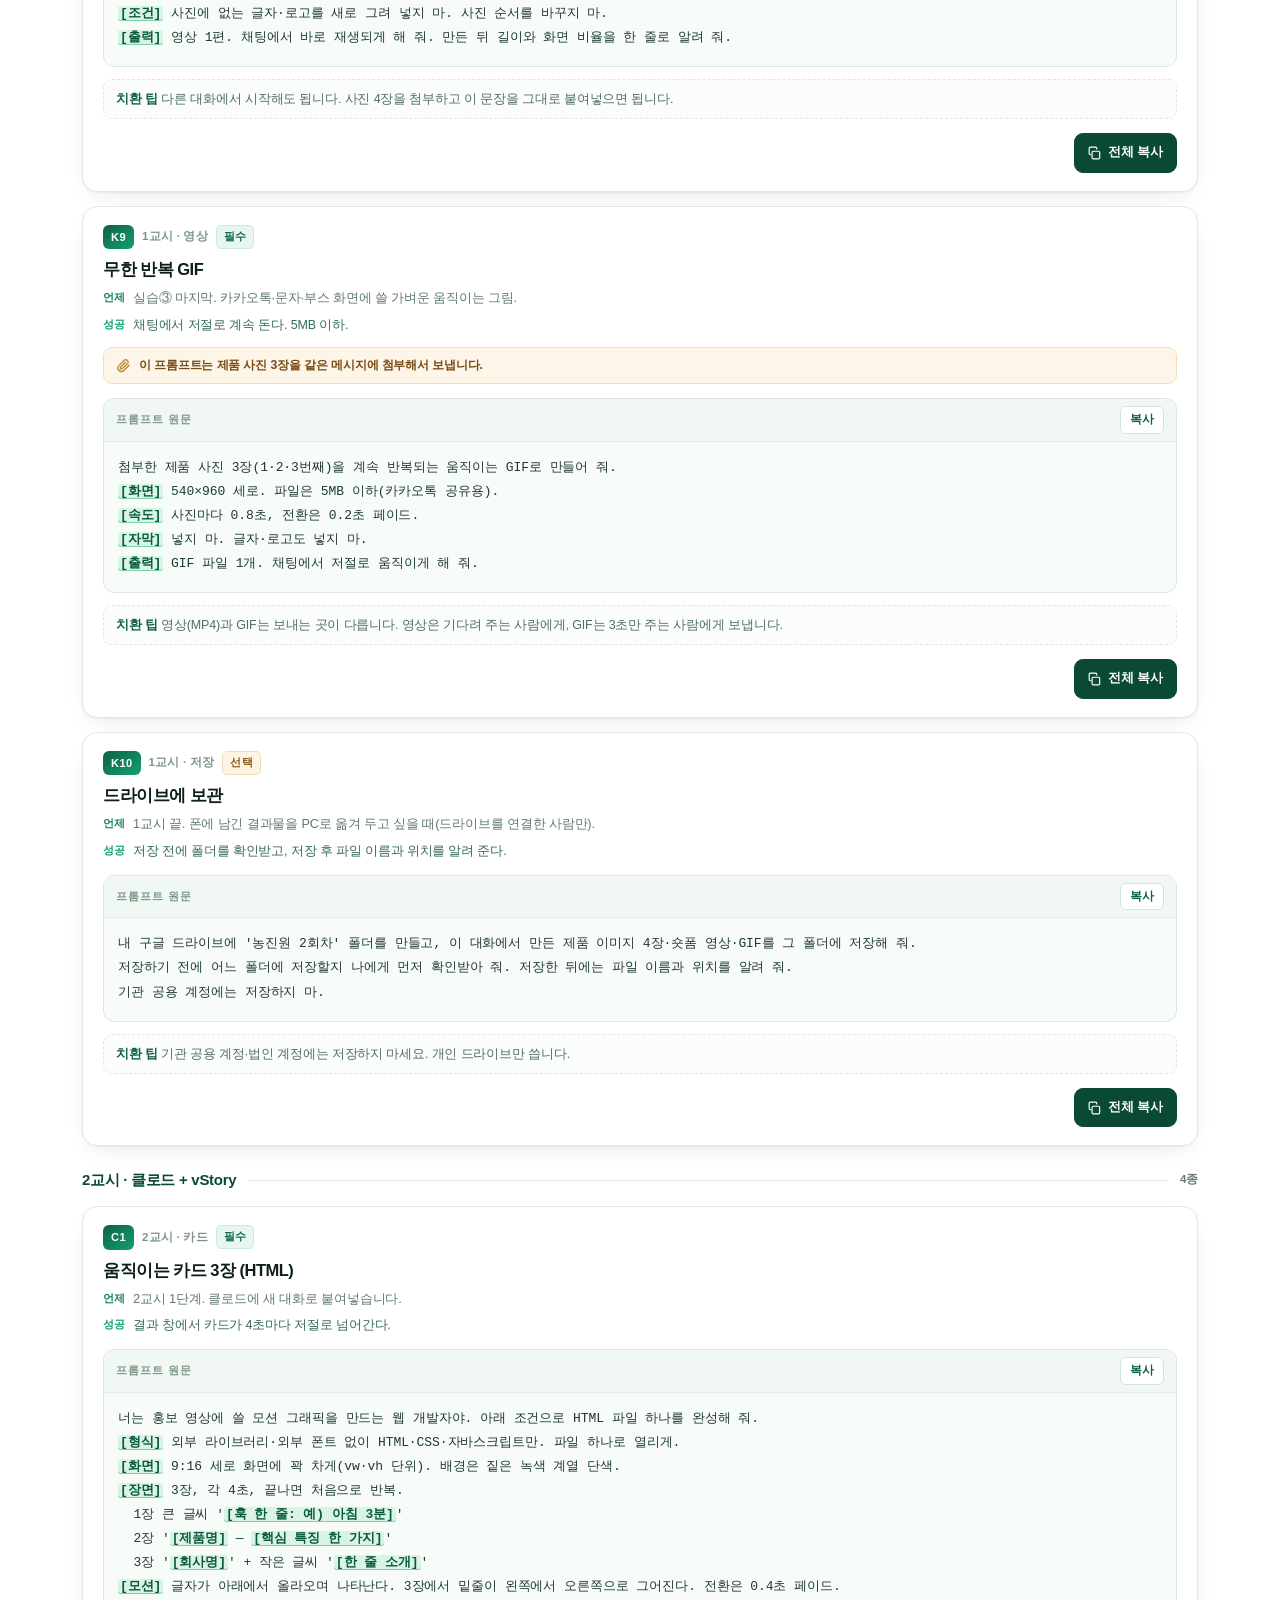
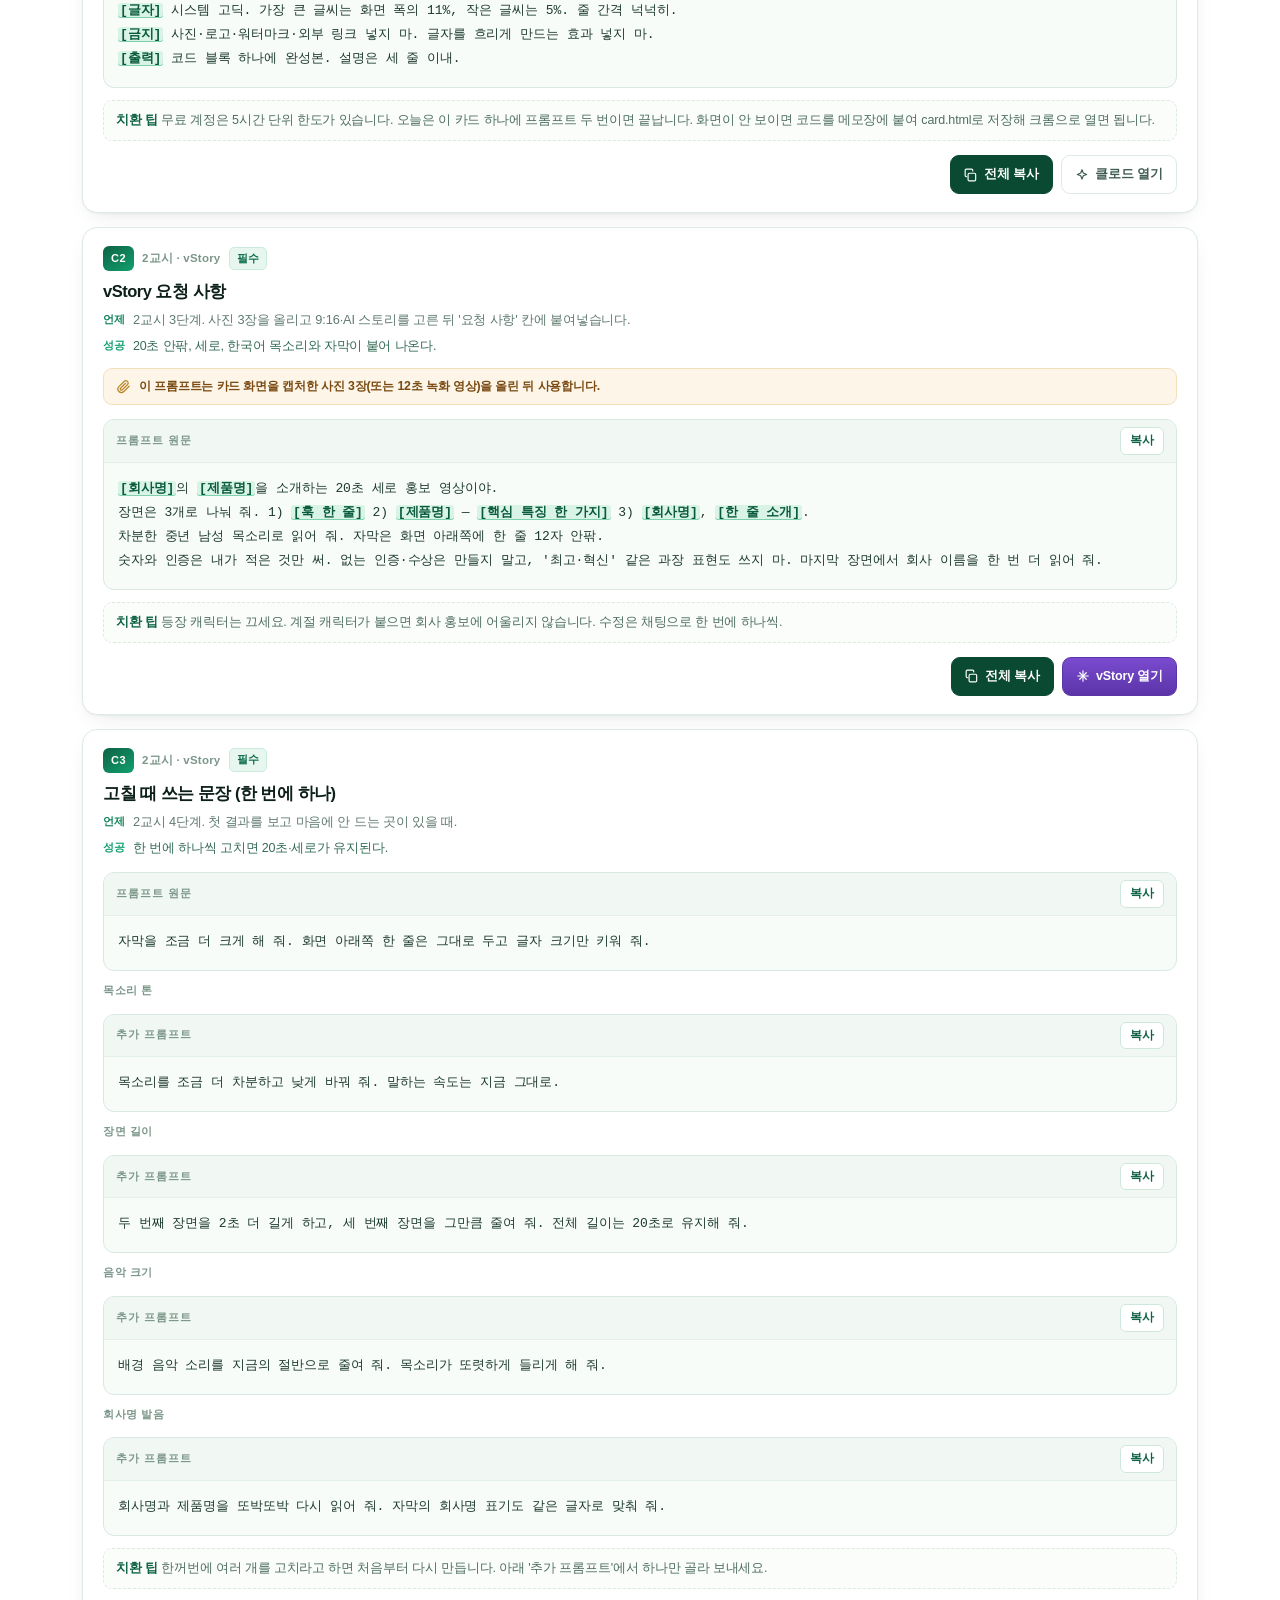
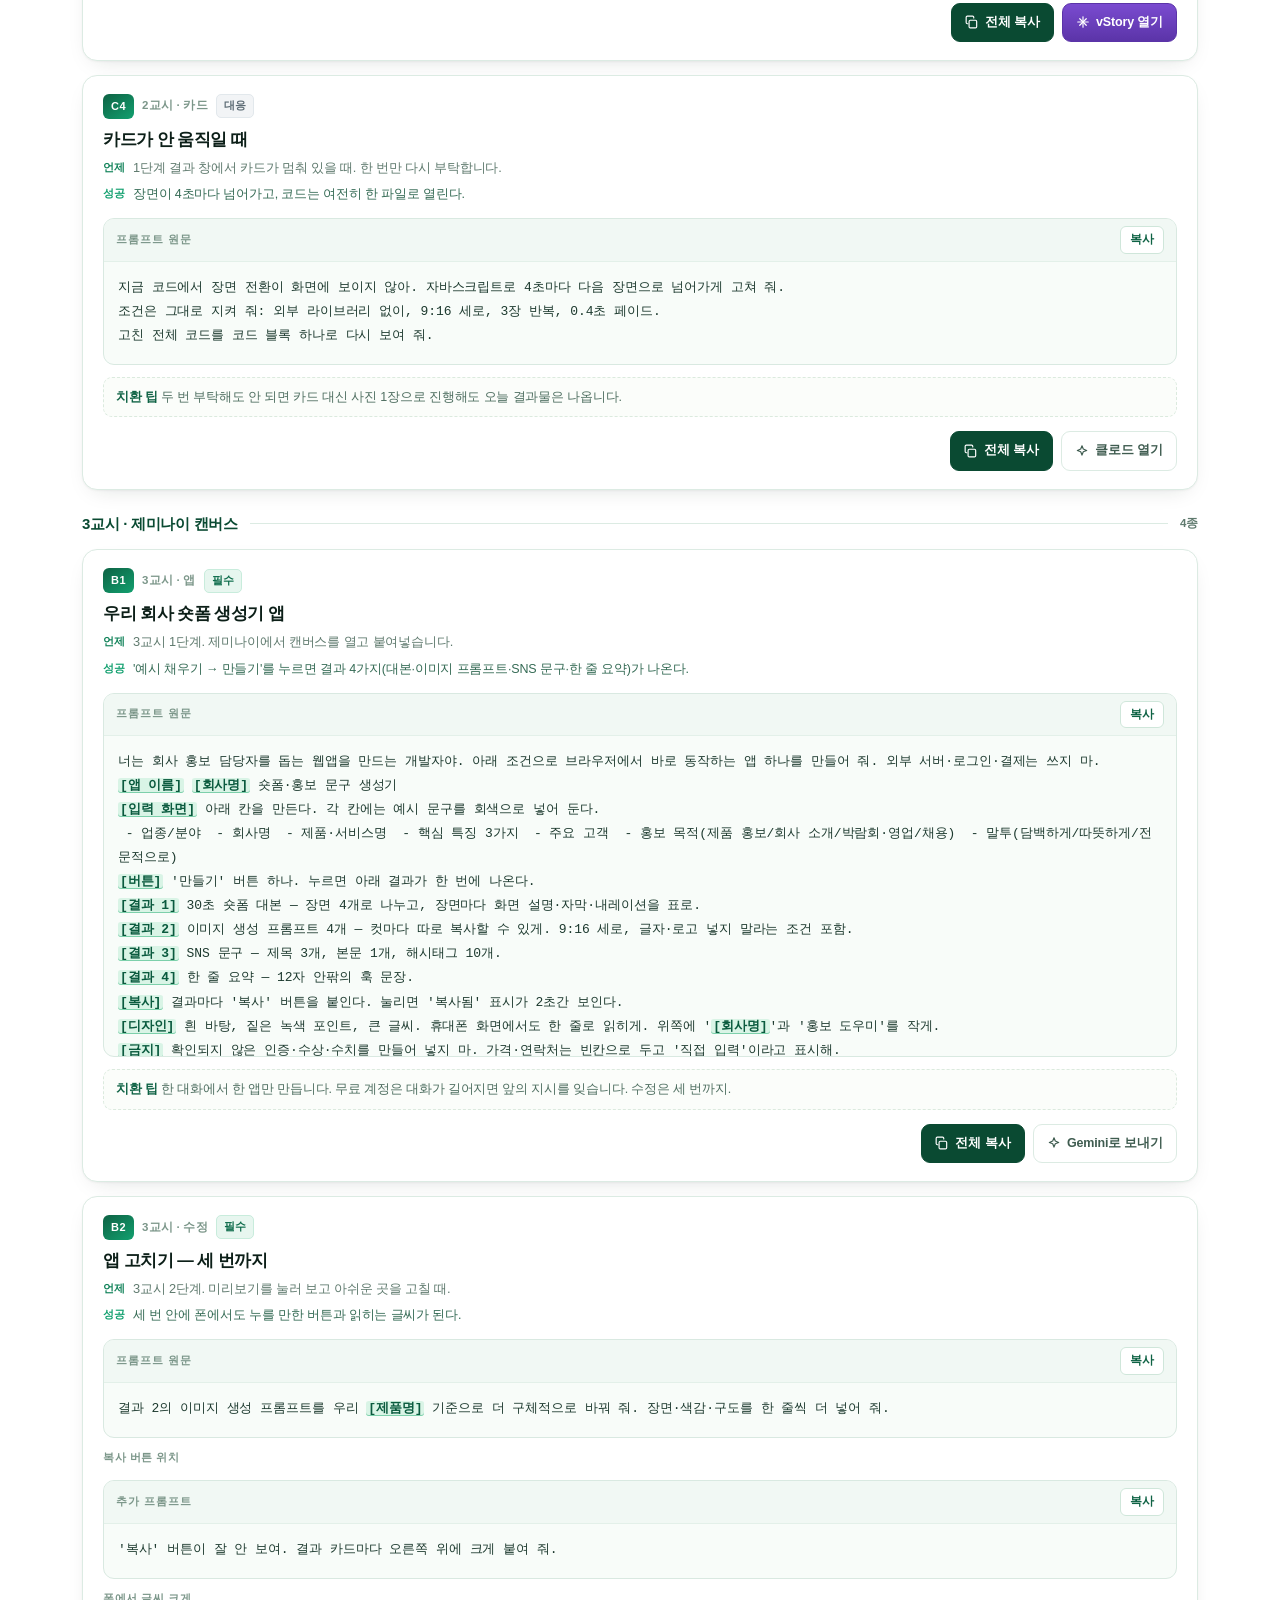
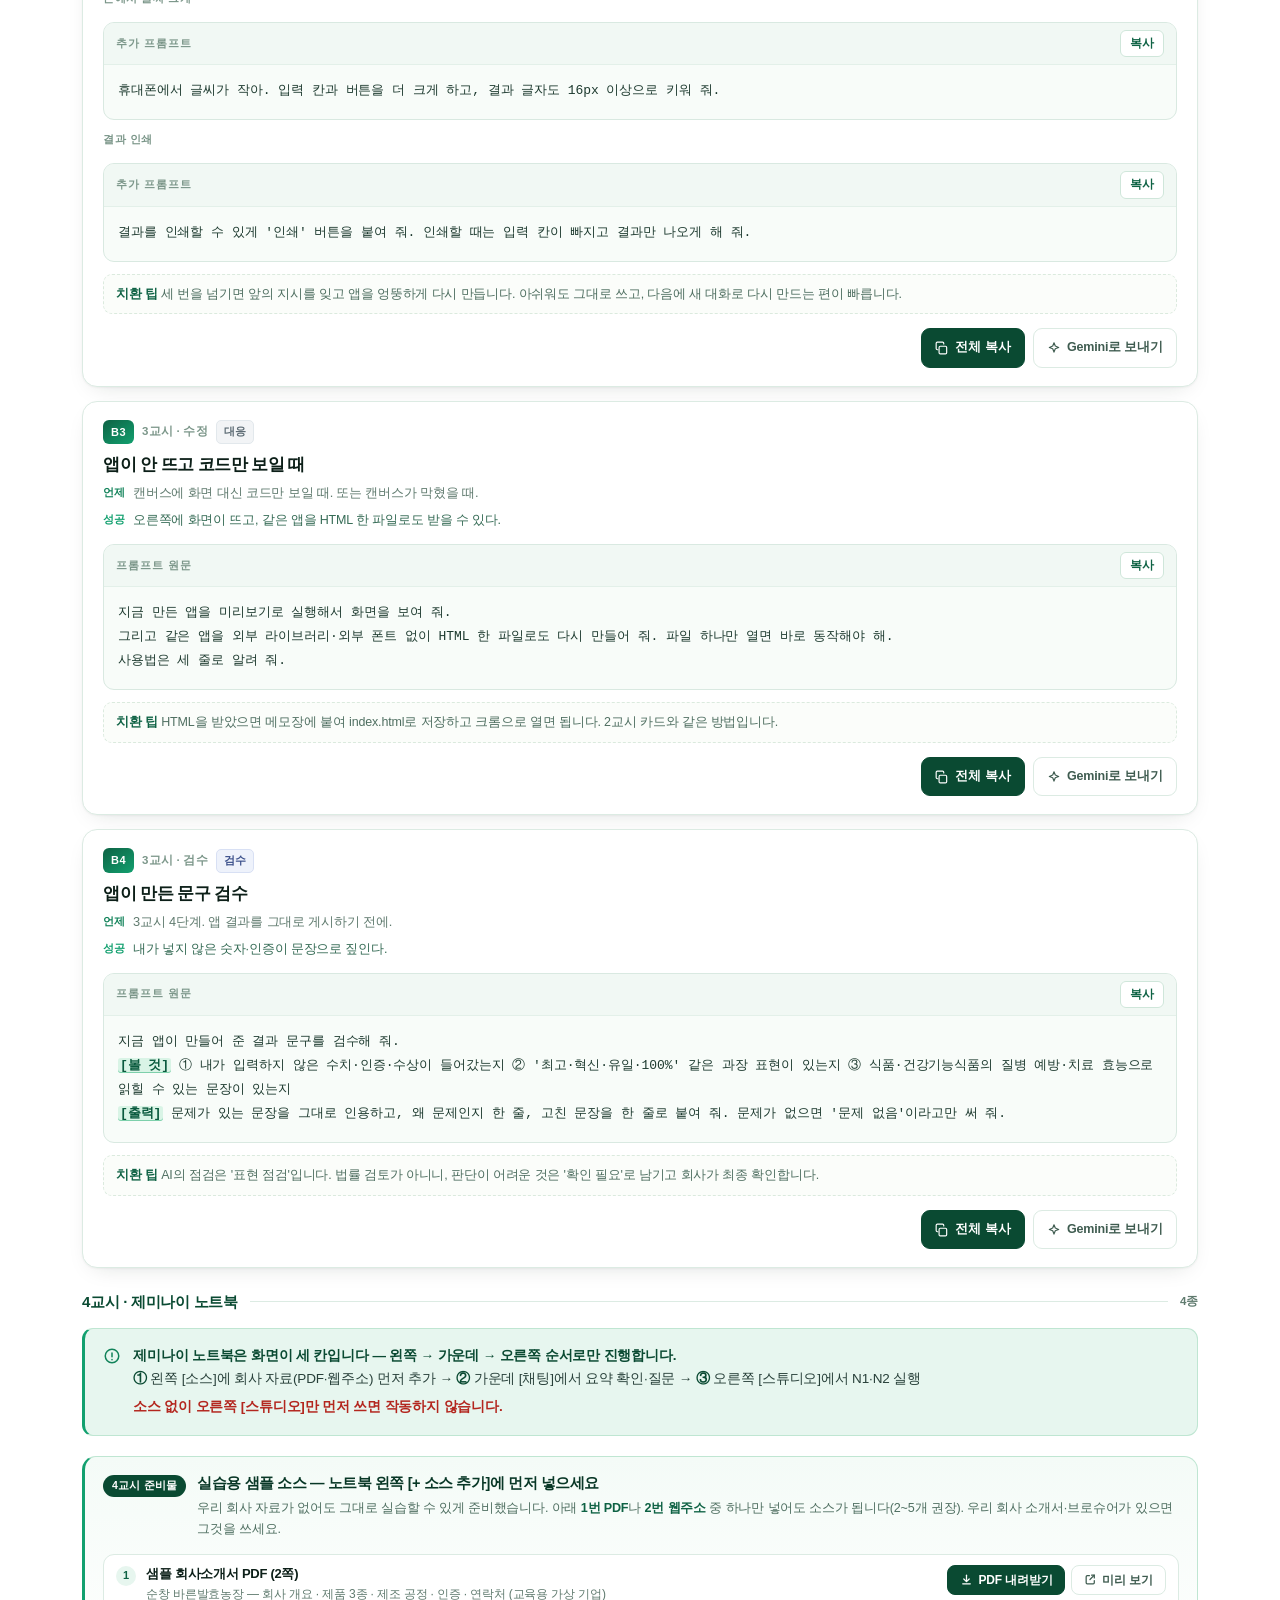
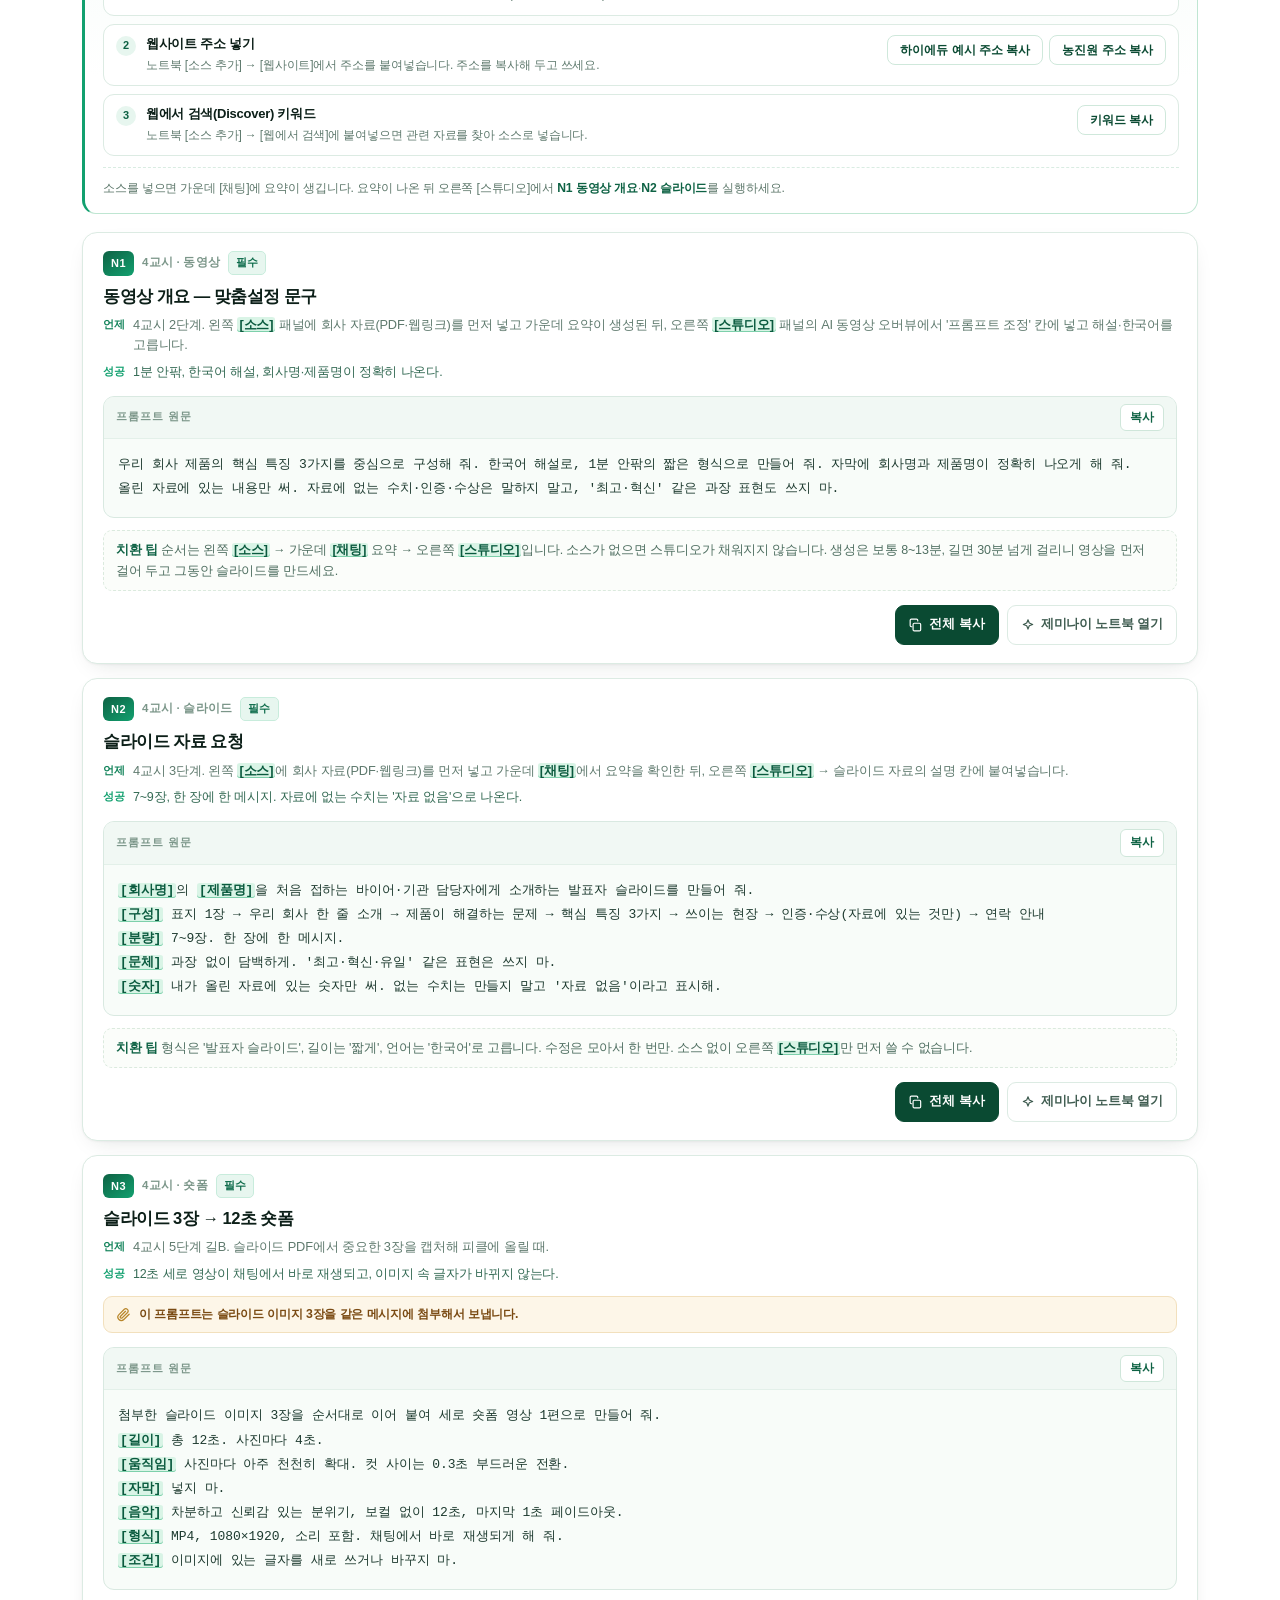
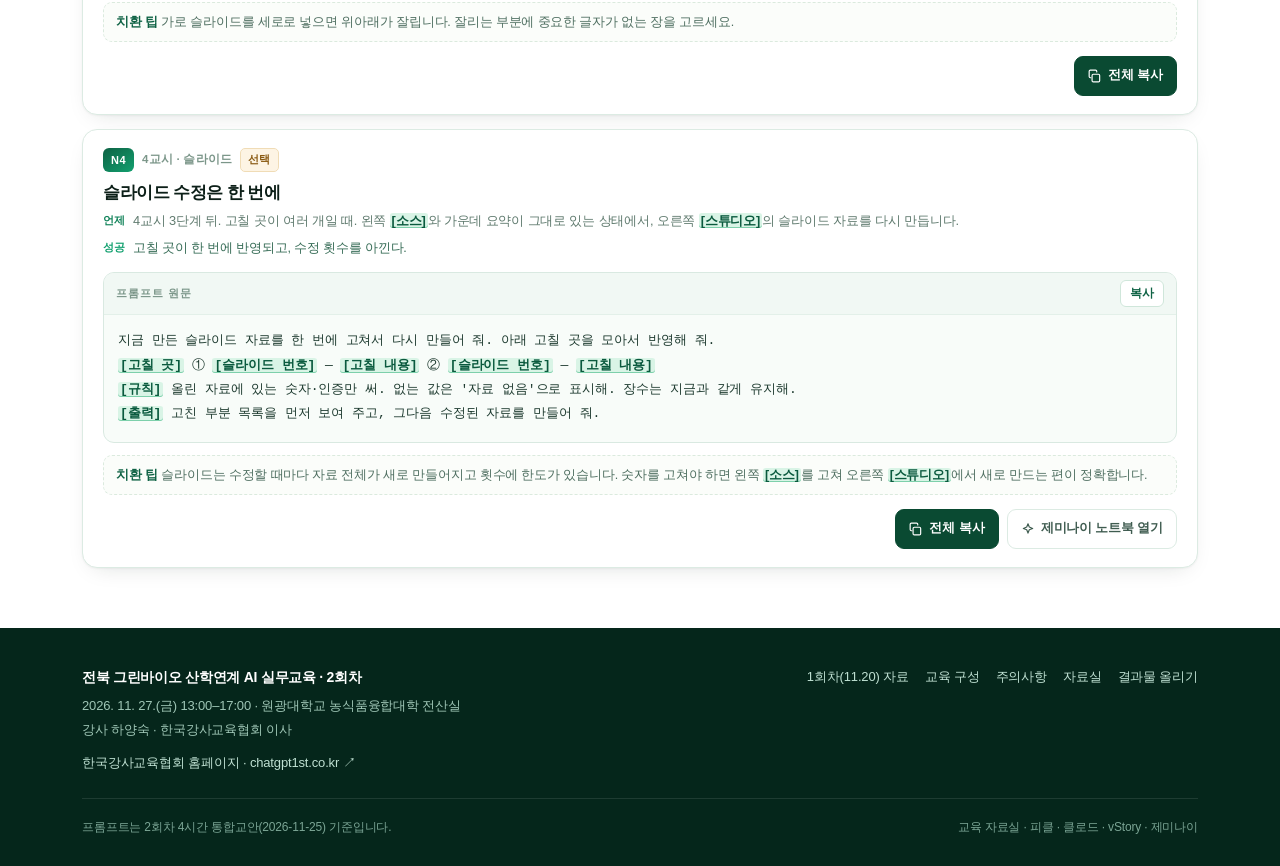
<file: prompts.html>
<!DOCTYPE html>
<html lang="ko">
<head>
<meta charset="utf-8">
<meta name="viewport" content="width=device-width, initial-scale=1">
<title>프롬프트 라이브러리 22종 | 전북 그린바이오 산학연계 AI 실무교육 · 2회차</title>
<meta name="description" content="농진원 전북 그린바이오 AI 실무교육 2회차 프롬프트 22종 — 1교시 피클(K1–K10), 2교시 클로드·vStory(C1–C4), 3교시 제미나이 캔버스(B1–B4), 4교시 제미나이 노트북(N1–N4). 전부 독립형, 복사해서 바로 쓰는 완성 문장.">
<meta name="theme-color" content="#083726">
<link rel="stylesheet" href="assets/style.css">
<link rel="icon" href="data:image/svg+xml,%3Csvg xmlns='http://www.w3.org/2000/svg' viewBox='0 0 64 64'%3E%3Crect width='64' height='64' rx='14' fill='%230e6244'/%3E%3Cpath d='M32 50c0-12 6-20 16-24-2 14-8 22-16 24z' fill='%2387e8bd'/%3E%3Cpath d='M32 50C32 38 26 30 16 26c2 14 8 22 16 24z' fill='%23ffffff' opacity='.85'/%3E%3C/svg%3E">
</head>
<body class="has-jb">
<a class="skip" href="#main">본문 바로가기</a>

<header class="site-head">
  <div class="head-in">
    <a class="brand" href="index.html" aria-label="교육 자료실 홈">
      <span class="mark" aria-hidden="true">
        <svg viewBox="0 0 24 24"><path d="M12 21c0-6.2 3.1-10.4 8.2-12.4C19 15.3 16.4 19.6 12 21z"/><path d="M12 21C12 14.8 8.9 10.6 3.8 8.6 5 15.3 7.6 19.6 12 21z" opacity=".8"/></svg>
      </span>
      <span>
        <b>전북 그린바이오 산학연계 AI 실무교육</b>
        <span>한국농업기술진흥원 · 2회차 2026. 11. 27.(금)</span>
      </span>
    </a>

    <nav class="main-nav" aria-label="주요 메뉴">
      <a href="index.html#result">결과물</a>
      <a href="index.html#curriculum">교육 구성</a>
      <a href="prompts.html" aria-current="page">프롬프트</a>
      <a href="index.html#check">주의사항</a>
      <a href="index.html#downloads">자료실</a>
      <a href="index.html#upload">결과물 올리기</a>
    </nav>

    <button class="nav-toggle" id="navToggle" aria-expanded="false" aria-controls="mobileNav" aria-label="메뉴 열기">
      <svg viewBox="0 0 24 24"><path d="M4 7h16M4 12h16M4 17h16"/></svg>
    </button>
  </div>

  <div class="roundbar">
    <div class="rb-in">
      <nav class="rounds" aria-label="회차 선택">
        <span class="rl">회차</span>
        <a class="round" href="prompts-day1.html">1회차<span class="dt">11.20</span></a>
        <a class="round on" href="prompts.html" aria-current="page">2회차<span class="dt">11.27</span></a>
      </nav>
      <a class="koea-link" href="https://chatgpt1st.co.kr" target="_blank" rel="noopener">
        <svg viewBox="0 0 24 24"><path d="M4 20h16"/><path d="M7 20V9l5-4 5 4v11"/><path d="M10 20v-5h4v5"/></svg>
        한국강사교육협회 홈페이지<span class="x">↗</span>
      </a>
    </div>
  </div>

  <nav class="mobile-nav" id="mobileNav" aria-label="모바일 메뉴">
    <a href="day1.html">1회차(11.20) 자료 보기</a>
    <a href="index.html#tools">오늘 쓰는 도구 4곳</a>
    <a href="index.html#curriculum">교육 구성</a>
    <a href="prompts-day1.html">1회차 프롬프트 30종</a>
    <a href="index.html#check">주의사항</a>
    <a href="index.html#downloads">자료실</a>
    <a href="https://chatgpt1st.co.kr" target="_blank" rel="noopener">한국강사교육협회 홈페이지</a>
  </nav>
</header>

<!-- ================= 교시 바로가기 (헤더 바로 아래 고정) ================= -->
<nav class="jumpbar" id="jumpbar" aria-label="교시 바로가기">
  <div class="jb-in">
    <span class="jb-l">바로가기</span>
    <a class="jb" href="#cut4">4컷 시연</a>
    <a class="jb" href="#grp-p1">1교시 피클</a>
    <a class="jb" href="#grp-p2">2교시 클로드+vStory</a>
    <a class="jb" href="#grp-p3">3교시 제미나이 캔버스</a>
    <a class="jb" href="#grp-p4">4교시 제미나이 노트북</a>
  </div>
</nav>

<section class="koea" aria-label="한국강사교육협회 공식 홈페이지">
  <div class="wrap koea-in">
    <img class="k-logo" src="assets/koea_logo_white.png" alt="한국강사교육협회">
    <div class="k-txt">
      <b>한국강사교육협회 공식 홈페이지</b>
      <span>chatgpt1st.co.kr · 버튼을 누르거나 QR을 스캔하세요</span>
    </div>
    <a class="k-btn" href="https://chatgpt1st.co.kr" target="_blank" rel="noopener">
      홈페이지 바로가기
      <svg viewBox="0 0 24 24"><path d="M7 17 17 7"/><path d="M8 7h9v9"/></svg>
    </a>
    <a class="k-qr" href="https://chatgpt1st.co.kr" target="_blank" rel="noopener" aria-label="한국강사교육협회 홈페이지 QR 코드 — 폰 카메라로 스캔">
      <img src="assets/koea_qr.png" alt="한국강사교육협회 홈페이지(chatgpt1st.co.kr) QR 코드">
      <span>스캔</span>
    </a>
  </div>
</section>

<main id="main">
  <section class="p-hero">
    <div class="wrap">
      <div class="eyebrow">Prompt Library · 2회차</div>
      <h1>복사해서 바로 쓰는 <em>프롬프트 22종</em></h1>
      <p>2회차 4교시에서 쓰는 프롬프트를 완성 문장 그대로 모았습니다. 카드 아래 <b>전체 복사</b>를 눌러 입력창에 붙여 넣고,
        <code>[ ]</code> 안만 우리 회사 정보로 바꾸세요. <b>사진을 함께 첨부해야 하는 프롬프트</b>는 카드 위에 📎 표시가 있습니다.</p>
      <div class="p-stats">
        <span>1교시 피클 <b>10</b></span>
        <span>2교시 클로드·vStory <b>4</b></span>
        <span>3교시 제미나이 캔버스 <b>4</b></span>
        <span>4교시 제미나이 노트북 <b>4</b></span>
        <span>필수 <b>16</b> · 선택·대응 <b>6</b></span>
        <span>4컷 프롬프트 <b>8</b> · 맨 위</span>
      </div>
      <div class="quick">
        <span class="ql">도구 바로가기</span>
        <a href="https://claude.ai/new" target="_blank" rel="noopener">클로드<svg viewBox="0 0 24 24"><path d="M14 4h5v5"/><path d="M19 4 11 12"/><path d="M19 14v4a2 2 0 0 1-2 2H6a2 2 0 0 1-2-2V7a2 2 0 0 1 2-2h4"/></svg></a>
        <a href="https://vstory.io" target="_blank" rel="noopener">vStory<svg viewBox="0 0 24 24"><path d="M14 4h5v5"/><path d="M19 4 11 12"/><path d="M19 14v4a2 2 0 0 1-2 2H6a2 2 0 0 1-2-2V7a2 2 0 0 1 2-2h4"/></svg></a>
        <a href="https://gemini.google.com/app" target="_blank" rel="noopener">Gemini<svg viewBox="0 0 24 24"><path d="M14 4h5v5"/><path d="M19 4 11 12"/><path d="M19 14v4a2 2 0 0 1-2 2H6a2 2 0 0 1-2-2V7a2 2 0 0 1 2-2h4"/></svg></a>
        <a href="https://notebook.google.com" target="_blank" rel="noopener">제미나이 노트북<svg viewBox="0 0 24 24"><path d="M14 4h5v5"/><path d="M19 4 11 12"/><path d="M19 14v4a2 2 0 0 1-2 2H6a2 2 0 0 1-2-2V7a2 2 0 0 1 2-2h4"/></svg></a>
      </div>
      <div class="notice">
        <svg viewBox="0 0 24 24"><circle cx="12" cy="12" r="9"/><path d="M12 8v5M12 16.5v.5"/></svg>
        <div><b>피클(K1–K10)은 휴대폰 앱에서 쓰는 프롬프트입니다.</b> 앱 입력창에 붙여넣고, 사진이 필요한 단계는 <b>＋ → 사진</b>으로 함께 첨부하세요.
          <b>모든 프롬프트는 독립형</b>입니다 — 앞 단계 결과를 보지 않아도 그대로 작동합니다. <span class="var">[ ]</span> 부분은 반드시 내 정보로 바꿔야 우리 회사 이야기가 나옵니다.</div>
      </div>
    </div>
  </section>

  <!-- ================= 1교시 4컷 실습 (맨 앞) ================= -->
  <section class="cutlab" id="cut4" aria-labelledby="cut4h">
    <div class="wrap">
      <div class="cutlab-head">
        <div class="eyebrow">1교시 실습 · 4컷</div>
        <h2 id="cut4h">4컷 이미지 프롬프트 &amp; 숏폼 예시</h2>
        <p>피클에는 <b>한 컷씩 따로</b> 붙여넣습니다. 네 컷을 한 번에 부탁하면 한 장에 네 장면이 섞여 나옵니다.
          <b>[ ]</b> 안만 우리 회사 제품으로 바꾸고, 마음에 들 때까지 같은 문장으로 다시 부탁하세요.
          만든 사진 4장을 이어 붙여 15초 숏폼으로 만드는 문장은 아래 라이브러리 <b>K8</b>에 있습니다.</p>
        <div class="cutlab-chips">
          <a href="index.html#downloads">예시 숏폼 2편 바로 보기<svg viewBox="0 0 24 24"><path d="M7 17 17 7"/><path d="M8 7h9v9"/></svg></a>
          <a href="#K8">K8 · 사진 4장 이어 붙여 숏폼 만들기<svg viewBox="0 0 24 24"><path d="M12 4v12"/><path d="m7 11 5 5 5-5"/></svg></a>
        </div>
      </div>

      <div class="cutlab-grid">
        <article class="cutset" id="cut-a">
          <div class="cutset-h">
            <span class="pid">4컷 A</span><span class="cset-tag">그린바이오 · 제품</span>
            <h3>그린바이오 제품 홍보 4컷</h3>
            <p>우리 제품 하나를 아침 풍경 안에 놓고 소개하는 세트 — 도입 · 원료 · 제품 · 엔딩.</p>
          </div>
          <ol class="cutlist">
            <li class="cut">
              <div class="cut-h"><span class="cn">1컷</span><b>도입</b><span class="cd">지친 아침</span>
                <button class="abtn copy" data-copy="cut-a1">복사</button></div>
              <pre id="cut-a1">[1컷 도입] 세로 9:16 비율, 따뜻한 아침 햇살이 들어오는 사무실 책상 앞. 피곤한 표정의 한국인 직장인이 노트북과 빈 커피잔 옆에서 눈을 비비며 지쳐 있는 모습. 차분하고 약간 톤 다운된 색감, 얕은 피사계 심도, 고해상도 실사 사진, 텍스트 및 워터마크 없음.</pre>
            </li>
            <li class="cut">
              <div class="cut-h"><span class="cn">2컷</span><b>원료</b><span class="cd">스마트팜</span>
                <button class="abtn copy" data-copy="cut-a2">복사</button></div>
              <pre id="cut-a2">[2컷 원료] 세로 9:16 비율, 황금빛 아침 햇살이 비추는 친환경 스마트팜·농장. 이슬이 맺힌 싱그러운 [새싹보리·약용작물 등 원료명]이 초록빛으로 빛나는 클로즈업 사진. 선명한 에메랄드빛과 따뜻한 햇살 보케, 고해상도 실사 사진, 텍스트 및 워터마크 없음.</pre>
            </li>
            <li class="cut">
              <div class="cut-h"><span class="cn">3컷</span><b>제품</b><span class="cd">상업 제품 사진</span>
                <button class="abtn copy" data-copy="cut-a3">복사</button></div>
              <pre id="cut-a3">[3컷 제품] 세로 9:16 비율, 고급 상업 제품 사진. 젖은 자연석 받침대 위에 놓인 [우리 회사 제품: 예) 갈색 유리병 발효 음료와 초록·골드 파우치] 주위로 싱그러운 잎사귀와 맑은 물방울이 황금빛 햇살 속에서 튀어 오르는 장면. 선명한 스튜디오 조명, 고해상도 실사 사진, 텍스트·로고·워터마크 없음.</pre>
            </li>
            <li class="cut">
              <div class="cut-h"><span class="cn">4컷</span><b>엔딩</b><span class="cd">주방에서 한 잔</span>
                <button class="abtn copy" data-copy="cut-a4">복사</button></div>
              <pre id="cut-a4">[4컷 엔딩] 세로 9:16 비율, 밝고 화사한 아침 햇살이 가득한 모던한 주방. 초록 식물이 보이는 배경 앞에서 단정한 옷차림의 한국인 여성이 [제품/건강 음료]를 손에 들고 환하게 웃고 있는 모습. 생기 넘치는 건강한 분위기, 고해상도 실사 사진, 텍스트 및 워터마크 없음.</pre>
            </li>
          </ol>
        </article>

        <article class="cutset" id="cut-b">
          <div class="cutset-h">
            <span class="pid">4컷 B</span><span class="cset-tag">입주 기업 · 사무실</span>
            <h3>입주 기업·사무실 홍보 4컷</h3>
            <p>좁은 카페에서 답답해하던 대표가 우리 사무실로 옮긴 뒤의 하루 — 도입 · 공간 · 협업 · 엔딩.</p>
          </div>
          <ol class="cutlist">
            <li class="cut">
              <div class="cut-h"><span class="cn">1컷</span><b>도입</b><span class="cd">카페 구석</span>
                <button class="abtn copy" data-copy="cut-b1">복사</button></div>
              <pre id="cut-b1">[1컷 도입] 세로 9:16 비율, 약간 좁고 어수선한 카페 구석 테이블. 한국인 직장인이 노트북을 펴놓고 주변 소음에 지친 듯 이마를 짚고 답답해하는 모습. 차분하고 약간 어두운 색감, 얕은 피사계 심도, 고해상도 실사 사진, 텍스트 및 워터마크 없음.</pre>
            </li>
            <li class="cut">
              <div class="cut-h"><span class="cn">2컷</span><b>공간</b><span class="cd">전용 사무실</span>
                <button class="abtn copy" data-copy="cut-b2">복사</button></div>
              <pre id="cut-b2">[2컷 공간] 세로 9:16 비율, 현대적인 창업보육센터·공유오피스 내부 전경. 넓은 통창으로 따뜻한 아침 햇살이 쏟아지고, 원목 책상과 인체공학 의자, 초록 식물들이 깔끔하게 배치된 쾌적한 전용 사무실. 밝고 세련된 인테리어 사진, 고해상도 실사, 텍스트 및 워터마크 없음.</pre>
            </li>
            <li class="cut">
              <div class="cut-h"><span class="cn">3컷</span><b>협업</b><span class="cd">회의실</span>
                <button class="abtn copy" data-copy="cut-b3">복사</button></div>
              <pre id="cut-b3">[3컷 협업] 세로 9:16 비율, 햇살이 잘 드는 모던한 유리 벽면 회의실. 깔끔한 세미정장 차림의 한국인 스타트업 팀원 3명이 노트북과 태블릿을 보며 밝게 웃고 아이디어를 나누는 활기찬 모습. 따뜻한 자연광, 고해상도 실사 사진, 텍스트 및 워터마크 없음.</pre>
            </li>
            <li class="cut">
              <div class="cut-h"><span class="cn">4컷</span><b>엔딩</b><span class="cd">라운지 로비</span>
                <button class="abtn copy" data-copy="cut-b4">복사</button></div>
              <pre id="cut-b4">[4컷 엔딩] 세로 9:16 비율, 세련된 오피스 라운지 로비. 단정한 비즈니스 캐주얼 차림의 한국인 남녀 대표가 따뜻한 커피를 들고 카메라를 보며 자신감 있고 여유롭게 미소 짓는 모습. 밝고 희망찬 분위기, 고해상도 실사 사진, 텍스트 및 워터마크 없음.</pre>
            </li>
          </ol>
        </article>
      </div>

      <p class="cutlab-note">
        <svg viewBox="0 0 24 24"><circle cx="12" cy="12" r="9"/><path d="M12 8v5M12 16.5v.5"/></svg>
        <span>같은 문장으로 <b>다시 뽑기</b>를 반복해 한 세트로 어울리는 네 장을 고르세요. 손가락·글자·제품 모양이 이상한 컷은 쓰지 말고 다시 뽑습니다.
          결과 예시는 <a href="index.html#downloads">자료실의 숏폼 2편</a>에서 바로 재생해 볼 수 있습니다.</span>
      </p>
    </div>
  </section>

  <div class="toolbar">
    <div class="wrap tb-in">
      <div class="tabs" role="tablist" aria-label="교시별 필터">
        <button class="tab on" role="tab" aria-selected="true" data-cat="all">전체 <span class="cnt">22</span></button>
        <button class="tab" role="tab" aria-selected="false" data-cat="p1">1교시 피클 <span class="cnt">10</span></button>
        <button class="tab" role="tab" aria-selected="false" data-cat="p2">2교시 클로드·vStory <span class="cnt">4</span></button>
        <button class="tab" role="tab" aria-selected="false" data-cat="p3">3교시 캔버스 <span class="cnt">4</span></button>
        <button class="tab" role="tab" aria-selected="false" data-cat="p4">4교시 노트북 <span class="cnt">4</span></button>
        <button class="tab" role="tab" aria-selected="false" data-cat="opt">선택·대응 <span class="cnt">6</span></button>
      </div>
      <div class="search" id="searchBox">
        <svg viewBox="0 0 24 24"><circle cx="11" cy="11" r="7"/><path d="m16.5 16.5 4 4"/></svg>
        <input type="search" id="q" placeholder="키워드로 찾기 (예: 숏폼, 슬라이드, 고치기)" aria-label="프롬프트 검색" autocomplete="off">
        <button class="clr" id="qClear" aria-label="검색어 지우기">×</button>
      </div>
    </div>
  </div>

  <div class="wrap">
    <div class="plist" id="list"></div>
    <p class="empty" id="empty">검색 결과가 없습니다. 다른 키워드로 찾아보시거나 <b>전체</b>를 눌러 주세요.</p>
  </div>
  <div class="pfoot-space"></div>
</main>

<footer class="foot">
  <div class="wrap">
    <div class="fin">
      <div>
        <b>전북 그린바이오 산학연계 AI 실무교육 · 2회차</b>
        <div style="margin-top:6px">2026. 11. 27.(금) 13:00–17:00 · 원광대학교 농식품융합대학 전산실</div>
        <div style="margin-top:2px">강사 하양숙 · 한국강사교육협회 이사</div>
        <div style="margin-top:10px">
          <a class="koea-foot" href="https://chatgpt1st.co.kr" target="_blank" rel="noopener">한국강사교육협회 홈페이지 · chatgpt1st.co.kr ↗</a>
        </div>
      </div>
      <nav class="fl" aria-label="바닥글 메뉴">
        <a href="day1.html">1회차(11.20) 자료</a>
        <a href="index.html#curriculum">교육 구성</a>
        <a href="index.html#check">주의사항</a>
        <a href="index.html#downloads">자료실</a>
        <a href="index.html#upload">결과물 올리기</a>
      </nav>
    </div>
    <div class="crt">
      <span>프롬프트는 2회차 4시간 통합교안(2026-11-25) 기준입니다.</span>
      <span>교육 자료실 · 피클 · 클로드 · vStory · 제미나이</span>
    </div>
  </div>
</footer>

<div class="toast" id="toast" role="status" aria-live="polite"></div>
<script src="assets/prompts.js"></script>
<script src="assets/cut4.js"></script>
<script src="assets/prompts-app.js"></script>
</body>
</html>
</file>
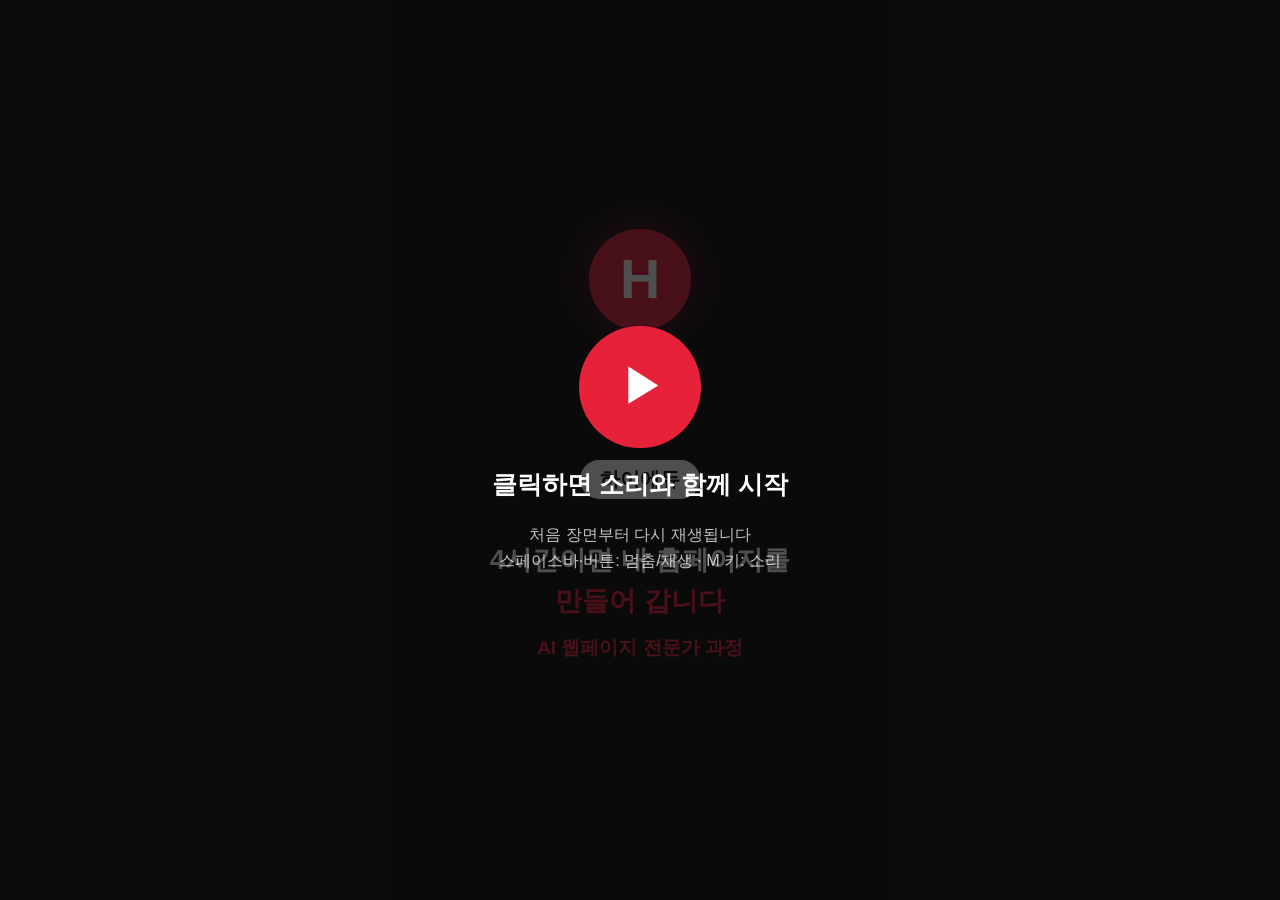
<file: files/haiedu_motion.html>
<!DOCTYPE html>
<html lang="ko">
<head>
<meta charset="UTF-8">
<meta name="viewport" content="width=device-width, initial-scale=1.0">
<title>하이에듀 · AI 웹페이지 전문가 과정 모션 그래픽</title>
<style>
:root{
  --red:#E8213A; --dark:#0B0B0C; --card:#18181B; --line:#2A2A2E;
  --light:#F4F2EF; --ink:#111; --g1:#8A8A8E;
  --w:min(100vw,56.25vh); --h:calc(var(--w)*16/9); --u:calc(var(--w)/100);
}
*{margin:0;padding:0;box-sizing:border-box}
html,body{width:100%;height:100%;background:var(--dark);overflow:hidden}
body{display:flex;align-items:center;justify-content:center;
  font-family:-apple-system,BlinkMacSystemFont,"Apple SD Gothic Neo","Pretendard","Malgun Gothic","맑은 고딕","Noto Sans KR",sans-serif;
  -webkit-font-smoothing:antialiased;word-break:keep-all}
.stage{position:relative;width:var(--w);height:var(--h);overflow:hidden}

/* ---------- 장면 공통 ---------- */
.scene{position:absolute;inset:0;display:none;flex-direction:column;
  padding:calc(var(--u)*6) calc(var(--u)*7) calc(var(--u)*8)}
.scene.on{display:flex}
.dark{background:var(--dark);color:#fff}
.light{background:var(--light);color:var(--ink)}
.redbg{background:var(--red);color:#fff}
.top{display:flex;justify-content:space-between;font-size:calc(var(--u)*2.6);font-weight:700;letter-spacing:.18em;color:var(--g1)}
.top b{color:var(--red)}
.redbg .top,.redbg .top b{color:rgba(255,255,255,.75)}
.eyebrow{display:flex;align-items:center;gap:calc(var(--u)*2.4);color:var(--red);font-size:calc(var(--u)*3.8);font-weight:800;margin-top:calc(var(--u)*6)}
.eyebrow::before{content:"";display:block;width:calc(var(--u)*5);height:calc(var(--u)*.7);background:currentColor}
.redbg .eyebrow{color:#fff}
.h1{font-size:calc(var(--u)*9.6);font-weight:800;line-height:1.25;letter-spacing:-.035em;margin-top:calc(var(--u)*3)}
.red{color:var(--red)}
.sub{font-size:calc(var(--u)*3.7);color:var(--g1);line-height:1.6;margin-top:calc(var(--u)*3)}
.push{margin-top:auto}

/* ---------- 등장 모션 ---------- */
.a{opacity:0}
.play .a{animation:up .75s cubic-bezier(.2,.8,.2,1) var(--d,0s) forwards}
.play .a.pop{animation-name:pop;animation-duration:.6s}
.play .a.lft{animation-name:lft}
.play .a.fade{animation-name:fade}
.play .a.gx{animation-name:gx;transform-origin:left center}
.play .a.gy{animation-name:gy;transform-origin:top center;animation-duration:1.4s}
@keyframes up{from{opacity:0;transform:translateY(calc(var(--u)*6))}to{opacity:1;transform:none}}
@keyframes lft{from{opacity:0;transform:translateX(calc(var(--u)*-10))}to{opacity:1;transform:none}}
@keyframes fade{from{opacity:0}to{opacity:1}}
@keyframes pop{0%{opacity:0;transform:scale(.3)}60%{opacity:1;transform:scale(1.08)}100%{opacity:1;transform:scale(1)}}
@keyframes gx{from{opacity:1;transform:scaleX(0)}to{opacity:1;transform:scaleX(1)}}
@keyframes gy{from{opacity:1;transform:scaleY(0)}to{opacity:1;transform:scaleY(1)}}

/* ---------- 색 막대 전환 ---------- */
.wipe{position:absolute;inset:0;display:flex;z-index:50;pointer-events:none}
.wipe i{flex:1;transform:scaleY(0);transform-origin:top center}
.wipe i:nth-child(1){background:#E8213A}.wipe i:nth-child(2){background:#0B0B0C}
.wipe i:nth-child(3){background:#FF6B7D}.wipe i:nth-child(4){background:#F4F2EF}
.wipe i:nth-child(5){background:#B3122A}.wipe i:nth-child(6){background:#1E1E22}

/* ---------- 1. 브랜드 ---------- */
.s1{align-items:center;justify-content:center;text-align:center}
.mark{width:calc(var(--u)*20);height:calc(var(--u)*20);border-radius:50%;background:var(--red);
  display:grid;place-items:center;font-size:calc(var(--u)*11);font-weight:900;color:#fff;
  box-shadow:0 0 calc(var(--u)*8) rgba(232,33,58,.45)}
.brand{font-size:calc(var(--u)*13);font-weight:300;letter-spacing:.1em;margin-top:calc(var(--u)*7);min-height:1.2em;line-height:1.2}
.pill{display:inline-block;background:#fff;color:var(--ink);font-weight:800;font-size:calc(var(--u)*4);
  padding:calc(var(--u)*1.2) calc(var(--u)*4);border-radius:99px;margin-top:calc(var(--u)*3)}
.slogan{font-size:calc(var(--u)*5.4);font-weight:800;margin-top:calc(var(--u)*8);line-height:1.5}
.tagline{font-size:calc(var(--u)*3.8);color:var(--red);font-weight:700;margin-top:calc(var(--u)*2.5)}

/* ---------- 2. 고민 ---------- */
.card{display:flex;align-items:center;gap:calc(var(--u)*4);background:#fff;border:1px solid #E2E0DC;
  border-radius:calc(var(--u)*4);padding:calc(var(--u)*4) calc(var(--u)*5);margin-top:calc(var(--u)*3)}
.card:first-of-type{margin-top:calc(var(--u)*7)}
.ico{flex:none;width:calc(var(--u)*12);height:calc(var(--u)*12);border-radius:calc(var(--u)*3);background:#F1EFEC;
  display:grid;place-items:center;font-size:calc(var(--u)*4.6);font-weight:800}
.ico svg{width:52%;height:52%}
.ct{font-size:calc(var(--u)*4.7);font-weight:800;letter-spacing:-.02em}
.cs{font-size:calc(var(--u)*3.5);color:var(--g1);margin-top:calc(var(--u)*1)}
.x{margin-left:auto;color:var(--red);font-size:calc(var(--u)*7);font-weight:900;line-height:1}
.chips{display:flex;flex-wrap:wrap;gap:calc(var(--u)*2);margin-top:calc(var(--u)*6)}
.chip{padding:calc(var(--u)*1.8) calc(var(--u)*4);border-radius:99px;font-size:calc(var(--u)*3.6);font-weight:800;background:var(--ink);color:#fff}
.chip.r{background:var(--red)}
.chip.l{background:#E7E4DF;color:var(--ink)}
.endline{display:flex;align-items:center;gap:calc(var(--u)*4);font-size:calc(var(--u)*4.4);font-weight:800}
.endline i{flex:1;height:calc(var(--u)*.5);background:var(--ink)}

/* ---------- 3. 해결 ---------- */
.bubble{width:86%;background:var(--card);border:1px solid var(--line);border-radius:calc(var(--u)*5);
  padding:calc(var(--u)*4) calc(var(--u)*5);margin-top:calc(var(--u)*7)}
.bubble small{display:block;color:var(--g1);font-size:calc(var(--u)*3)}
.bubble p{font-size:calc(var(--u)*4.4);font-weight:800;margin-top:calc(var(--u)*1.5);min-height:1.4em}
.arrow{color:var(--red);font-size:calc(var(--u)*4);font-weight:800;margin-top:calc(var(--u)*3.5)}
.phone{align-self:flex-end;width:calc(var(--u)*64);margin-top:calc(var(--u)*4);background:#fff;color:var(--ink);
  border:calc(var(--u)*2.2) solid var(--line);border-radius:calc(var(--u)*6);padding:calc(var(--u)*4) calc(var(--u)*4) calc(var(--u)*5)}
.notch{width:40%;height:calc(var(--u)*1);background:#ddd;border-radius:9px;margin:0 auto calc(var(--u)*4)}
.rbar{width:50%;height:calc(var(--u)*1.8);background:var(--red);border-radius:9px}
.ptitle{font-size:calc(var(--u)*4.6);font-weight:800;line-height:1.35;margin-top:calc(var(--u)*3)}
.gl{height:calc(var(--u)*1.2);background:#e6e6e6;border-radius:9px;margin-top:calc(var(--u)*2)}
.pbtn{background:#000;color:#fff;text-align:center;font-size:calc(var(--u)*3.2);font-weight:700;
  border-radius:calc(var(--u)*2);padding:calc(var(--u)*2.2);margin-top:calc(var(--u)*4)}
.big2{font-size:calc(var(--u)*6);font-weight:800;line-height:1.4;letter-spacing:-.03em}

/* ---------- 4. 강사 ---------- */
.prof{display:flex;align-items:center;gap:calc(var(--u)*5);margin-top:calc(var(--u)*7)}
.ph{position:relative;flex:none;width:calc(var(--u)*36);height:calc(var(--u)*36)}
.ph img{position:absolute;inset:calc(var(--u)*2.4);width:calc(100% - var(--u)*4.8);height:calc(100% - var(--u)*4.8);
  border-radius:50%;object-fit:cover;object-position:50% 25%;background:#ddd}
.ph svg{position:absolute;inset:0;width:100%;height:100%;transform:rotate(-90deg)}
.ring{fill:none;stroke:var(--red);stroke-width:2.6;stroke-linecap:round;stroke-dasharray:100;stroke-dashoffset:100}
.play .ring{animation:draw 1.1s cubic-bezier(.6,0,.2,1) var(--d,0s) forwards}
@keyframes draw{to{stroke-dashoffset:0}}
.name{font-size:calc(var(--u)*8.5);font-weight:800}
.role{white-space:nowrap;font-size:calc(var(--u)*3.4);color:#6A6A6E;line-height:1.6;margin-top:calc(var(--u)*1.5)}
.stats{display:grid;grid-template-columns:repeat(3,1fr);border-top:calc(var(--u)*.6) solid var(--ink);
  border-bottom:1px solid #DDD;margin-top:calc(var(--u)*7)}
.stat{text-align:center;padding:calc(var(--u)*4) 0;border-left:1px solid #DDD}
.stat:first-child{border-left:none}
.num{font-size:calc(var(--u)*11);font-weight:900;letter-spacing:-.04em;line-height:1}
.num small{font-size:calc(var(--u)*4.6);font-weight:800}
.lab{font-size:calc(var(--u)*3.4);color:#6A6A6E;margin-top:calc(var(--u)*2);font-weight:700}
.quote{border-left:calc(var(--u)*.8) solid var(--red);padding-left:calc(var(--u)*4);
  font-size:calc(var(--u)*3.8);font-weight:800;line-height:1.55}
.quote span{display:block;font-size:calc(var(--u)*3.2);color:var(--g1);font-weight:500;margin-top:calc(var(--u)*1.5)}

/* ---------- 5. 특별함 ---------- */
.row{display:flex;align-items:center;gap:calc(var(--u)*4.5);background:var(--card);border:1px solid var(--line);
  border-radius:calc(var(--u)*4);padding:calc(var(--u)*4) calc(var(--u)*5)}
.row.rl{border-color:rgba(232,33,58,.7)}
.row .ico{background:#fff;color:var(--ink)}
.row.rl .ico{background:var(--red);color:#fff}
.row .ct{color:#fff}
.plus{text-align:center;color:var(--red);font-size:calc(var(--u)*6);font-weight:900;line-height:1.5}
.rows{margin-top:calc(var(--u)*6)}
.wbar{display:flex;align-items:center;justify-content:space-between;background:#fff;color:var(--ink);
  border-radius:calc(var(--u)*4);padding:calc(var(--u)*4) calc(var(--u)*4) calc(var(--u)*4) calc(var(--u)*5)}
.wbar b{font-size:calc(var(--u)*4.4);font-weight:800}
.wbar span{background:var(--red);color:#fff;font-size:calc(var(--u)*3.4);font-weight:800;padding:calc(var(--u)*2) calc(var(--u)*3.5);border-radius:calc(var(--u)*2.5)}

/* ---------- 6. 4시간 ---------- */
.tl{position:relative;margin-top:calc(var(--u)*8)}
.tl .vline{position:absolute;left:calc(var(--u)*8.5);top:0;bottom:0;width:calc(var(--u)*.5);background:#DAD7D2}
.step{position:relative;display:flex;align-items:center;gap:calc(var(--u)*6);margin-bottom:calc(var(--u)*8)}
.step:last-child{margin-bottom:0}
.circ{flex:none;width:calc(var(--u)*17);height:calc(var(--u)*17);border-radius:50%;border:calc(var(--u)*.6) solid var(--ink);
  background:var(--light);display:flex;flex-direction:column;align-items:center;justify-content:center}
.circ b{font-size:calc(var(--u)*5.4);font-weight:900;line-height:1.1}
.circ small{font-size:calc(var(--u)*2.6);font-weight:600}
.circ.on{background:var(--red);border-color:var(--red);color:#fff}
.st{font-size:calc(var(--u)*6.2);font-weight:800}
.sd{font-size:calc(var(--u)*3.6);color:#6A6A6E;margin-top:calc(var(--u)*1)}
.box{background:#E9E6E1;border-radius:calc(var(--u)*4);padding:calc(var(--u)*4.5) calc(var(--u)*5)}
.box b{font-size:calc(var(--u)*3.9);font-weight:800}
.box p{font-size:calc(var(--u)*3.4);color:#6A6A6E;margin-top:calc(var(--u)*1.5);line-height:1.6}

/* ---------- 7. 단 4명 ---------- */
.four{display:flex;align-items:flex-end;gap:calc(var(--u)*5);margin-top:calc(var(--u)*16)}
.four .n{font-size:calc(var(--u)*58);font-weight:900;line-height:.78;letter-spacing:-.06em;transform-origin:50% 80%}
.four .n small{font-size:calc(var(--u)*9);letter-spacing:0;font-weight:800}
.four p{white-space:nowrap;font-size:calc(var(--u)*5);font-weight:800;line-height:1.5;padding-bottom:calc(var(--u)*3)}
.checks{border-top:1px solid rgba(255,255,255,.35)}
.chk{display:flex;align-items:center;gap:calc(var(--u)*4);padding:calc(var(--u)*4.2) 0;border-bottom:1px solid rgba(255,255,255,.35)}
.chk i{flex:none;width:calc(var(--u)*8);height:calc(var(--u)*8);border-radius:50%;background:#fff;color:var(--red);
  display:grid;place-items:center;font-style:normal;font-weight:900;font-size:calc(var(--u)*4)}
.chk b{font-size:calc(var(--u)*4.8);font-weight:800}
.chk span{margin-left:auto;font-size:calc(var(--u)*3.4);opacity:.85}

/* ---------- 8. 특가 ---------- */
.s8{text-align:center}
.s8 .eyebrow{justify-content:center;margin-top:calc(var(--u)*12)}
.s8 .h1{font-size:calc(var(--u)*11)}
.was{position:relative;display:inline-block;font-size:calc(var(--u)*5);color:var(--g1);margin-top:calc(var(--u)*5)}
.was .strike{position:absolute;left:28%;right:-2%;top:52%;height:calc(var(--u)*.6);background:var(--red)}
.price{font-size:calc(var(--u)*21);font-weight:900;letter-spacing:-.06em;line-height:1;margin-top:calc(var(--u)*2)}
.price small{font-size:calc(var(--u)*7);letter-spacing:0;font-weight:800;margin-left:calc(var(--u)*1)}
.disc{display:inline-block;background:var(--red);font-size:calc(var(--u)*4.2);font-weight:800;
  padding:calc(var(--u)*2.6) calc(var(--u)*5);border-radius:calc(var(--u)*3);margin-top:calc(var(--u)*6)}
.olist{text-align:left;margin:calc(var(--u)*9) auto 0;display:inline-block}
.olist div{font-size:calc(var(--u)*4.4);font-weight:800;margin-top:calc(var(--u)*3.4)}
.olist div::before{content:"✓";color:var(--red);font-weight:900;margin-right:calc(var(--u)*3.5)}

/* ---------- 9. 모집 안내 ---------- */
.rule{height:calc(var(--u)*.6);background:var(--ink);margin-top:calc(var(--u)*5)}
.info{display:grid;grid-template-columns:calc(var(--u)*22) 1fr;align-items:center;gap:calc(var(--u)*2);
  padding:calc(var(--u)*3.6) 0;border-bottom:1px solid #DDD9D3}
.info span{font-size:calc(var(--u)*3.6);color:#77777B;font-weight:600}
.info b{font-size:calc(var(--u)*4.2);font-weight:800;line-height:1.45}
.cta{background:var(--red);color:#fff;text-align:center;border-radius:calc(var(--u)*4);padding:calc(var(--u)*4.4) 0}
.play .cta.a{animation:pop .6s var(--d) forwards,pulse 1.6s calc(var(--d) + .8s) infinite}
@keyframes pulse{0%{box-shadow:0 0 0 0 rgba(232,33,58,.55)}100%{box-shadow:0 0 0 calc(var(--u)*5) rgba(232,33,58,0)}}
.cta b{display:block;font-size:calc(var(--u)*6.2);font-weight:800}
.cta small{display:block;font-size:calc(var(--u)*3.4);opacity:.9;margin-top:calc(var(--u)*1)}
.foot{display:flex;justify-content:space-between;align-items:center;margin-top:calc(var(--u)*6);font-size:calc(var(--u)*3.4);font-weight:800;letter-spacing:.06em}
.foot em{font-style:normal;color:var(--red)}
.stripe{display:flex;height:calc(var(--u)*1);margin-top:calc(var(--u)*3)}
.stripe i{flex:1}
.stripe i:nth-child(1){background:#E8213A}.stripe i:nth-child(2){background:#0B0B0C}.stripe i:nth-child(3){background:#FF6B7D}
.stripe i:nth-child(4){background:#B3122A}.stripe i:nth-child(5){background:#1E1E22}.stripe i:nth-child(6){background:#E8213A}

/* ---------- 소리 시작 안내 ---------- */
.gate{position:absolute;inset:0;z-index:100;display:flex;flex-direction:column;align-items:center;justify-content:center;
  background:rgba(11,11,12,.72);color:#fff;cursor:pointer;text-align:center;gap:calc(var(--u)*4)}
.gate .btn{width:calc(var(--u)*24);height:calc(var(--u)*24);border-radius:50%;background:var(--red);display:grid;place-items:center;
  font-size:calc(var(--u)*9);padding-left:calc(var(--u)*1.5);animation:pulse 1.6s infinite}
.gate b{font-size:calc(var(--u)*5);font-weight:800}
.gate small{font-size:calc(var(--u)*3.2);opacity:.75;line-height:1.6}

/* ---------- 멈춤 버튼 ---------- */
.ctrl{position:absolute;right:calc(var(--u)*4);bottom:calc(var(--u)*4);z-index:90;
  width:calc(var(--u)*13);height:calc(var(--u)*13);border-radius:50%;cursor:pointer;
  background:rgba(0,0,0,.6);color:#fff;border:1px solid rgba(255,255,255,.35);
  font-size:calc(var(--u)*4.4);font-weight:900;display:grid;place-items:center;
  transition:opacity .3s;font-family:inherit}
.ctrl.hide{opacity:0;pointer-events:none}
.is-paused .ctrl{background:var(--red);border-color:var(--red)}
</style>
</head>
<body>
<div class="stage">

  <!-- 1. 브랜드 오프닝 -->
  <section class="scene dark s1" data-dur="4500">
    <div class="mark a pop" style="--d:.5s">H</div>
    <div class="brand" data-type="HAIEDU" data-d="1.0" data-speed="110"></div>
    <div class="pill a pop" style="--d:1.8s">하이에듀</div>
    <div class="slogan a" style="--d:2.2s">4시간이면 내 홈페이지를<br><span class="red">만들어 갑니다</span></div>
    <div class="tagline a" style="--d:2.6s">AI 웹페이지 전문가 과정</div>
  </section>

  <!-- 2. 고민 -->
  <section class="scene light" data-dur="5000">
    <div class="top"><span>PROBLEM</span><span><b>02</b> / 09</span></div>
    <div class="eyebrow a lft" style="--d:.3s">이런 고민 있으시죠?</div>
    <div class="h1 a" style="--d:.5s">홈페이지,<br>꼭 필요한데…</div>
    <div class="card a" style="--d:1.0s">
      <div class="ico">₩</div>
      <div><div class="ct">외주는 너무 비싸요</div><div class="cs">견적만 수십만 원</div></div>
      <div class="x a pop" style="--d:1.5s">✕</div>
    </div>
    <div class="card a" style="--d:1.4s">
      <div class="ico">&lt;/&gt;</div>
      <div><div class="ct">코딩은 엄두가 안 나요</div><div class="cs">배울 시간도 없고요</div></div>
      <div class="x a pop" style="--d:1.9s">✕</div>
    </div>
    <div class="card a" style="--d:1.8s">
      <div class="ico"><svg viewBox="0 0 24 24" fill="none" stroke="currentColor" stroke-width="2.2"><rect x="3" y="3" width="18" height="18" rx="5"/><circle cx="12" cy="12" r="4"/><circle cx="17.5" cy="6.5" r=".6" fill="currentColor"/></svg></div>
      <div><div class="ct">블로그·인스타론 부족해요</div><div class="cs">한눈에 보여줄 곳이 없어요</div></div>
      <div class="x a pop" style="--d:2.3s">✕</div>
    </div>
    <div class="chips">
      <span class="chip r a pop" style="--d:2.6s">전문강사</span>
      <span class="chip r a pop" style="--d:2.75s">프리랜서</span>
      <span class="chip a pop" style="--d:2.9s">1인 사업자</span>
      <span class="chip a pop" style="--d:3.05s">소상공인·공방</span>
    </div>
    <div class="endline push a fade" style="--d:3.3s">이제는, 이렇게 합니다<i class="a gx" style="--d:3.4s"></i></div>
  </section>

  <!-- 3. 해결 -->
  <section class="scene dark" data-dur="5000">
    <div class="top"><span>SOLUTION</span><span><b>03</b> / 09</span></div>
    <div class="eyebrow a lft" style="--d:.3s">AI에게 말로 시키기</div>
    <div class="h1 a" style="--d:.5s">AI에게 말로 시키면<br><span class="red">웹페이지</span>가 됩니다</div>
    <div class="bubble a" style="--d:.9s">
      <small>나</small>
      <p data-type="“내 공방 소개 홈페이지 만들어줘”" data-d="1.2" data-speed="55"></p>
    </div>
    <div class="arrow a" style="--d:2.3s">↓&nbsp; AI가 바로 만들어요</div>
    <div class="phone a" style="--d:2.5s">
      <div class="notch"></div>
      <div class="rbar a gx" style="--d:3.0s"></div>
      <div class="ptitle a fade" style="--d:3.2s">손으로 빚는<br>하루 한 점, 공방</div>
      <div class="gl a gx" style="--d:3.35s"></div>
      <div class="gl a gx" style="--d:3.45s;width:70%"></div>
      <div class="pbtn a pop" style="--d:3.6s">문의하기</div>
    </div>
    <div class="big2 push a" style="--d:3.8s">말 한마디면 웹페이지가 되도록<br><span class="red">모든 자료를 준비했습니다</span></div>
  </section>

  <!-- 4. 강사 -->
  <section class="scene light" data-dur="5500">
    <div class="top"><span>TEACHER</span><span><b>04</b> / 09</span></div>
    <div class="eyebrow a lft" style="--d:.3s">왜 하양숙 강사일까요?</div>
    <div class="h1 a" style="--d:.5s">어려운 AI,<br><span class="red">가장 쉽게</span> 알려드려요</div>
    <div class="prof">
      <div class="ph a pop" style="--d:.9s">
        <svg viewBox="0 0 100 100"><circle class="ring" cx="50" cy="50" r="48" pathLength="100" style="--d:1.1s"/></svg>
        <img src="[data-uri]" alt="하양숙 강사">
      </div>
      <div>
        <div class="name a" style="--d:1.4s">하양숙</div>
        <div class="role a" style="--d:1.6s">AI·챗GPT 교육 전문강사<br>한국강사교육협회<br>지부관리팀 이사</div>
      </div>
    </div>
    <div class="stats a fade" style="--d:1.9s">
      <div class="stat"><div class="num red"><span data-to="40" data-d="2.0" data-dur="1100">0</span><small>년</small></div><div class="lab">교단 경력</div></div>
      <div class="stat"><div class="num"><span data-to="4" data-d="2.1" data-dur="900">0</span><small>권</small></div><div class="lab">저서</div></div>
      <div class="stat"><div class="num a pop" style="--d:2.3s">전국</div><div class="lab">기관 출강</div></div>
    </div>
    <div class="chips" style="margin-top:calc(var(--u)*5)">
      <span class="chip l a pop" style="--d:2.8s">홍조근정훈장</span>
      <span class="chip l a pop" style="--d:2.95s">중등1급 정교사</span>
      <span class="chip l a pop" style="--d:3.1s">AI 전문 자격 다수</span>
    </div>
    <div class="quote push a lft" style="--d:3.5s">“편하고 다정해서 질문하기 좋았어요.<br>AI가 처음이었는데 끝까지 따라갈 수 있었습니다.”<span>— 시니어 수강생 후기</span></div>
  </section>

  <!-- 5. 특별함 -->
  <section class="scene dark" data-dur="5000">
    <div class="top"><span>SPECIAL</span><span><b>05</b> / 09</span></div>
    <div class="eyebrow a lft" style="--d:.3s">이번 과정만의 특별함</div>
    <div class="h1 a" style="--d:.5s">홈페이지,<br><span class="red">만들기만</span> 하면 될까요?</div>
    <div class="sub a fade" style="--d:.9s">아무도 못 찾으면 소용없어요.<br>그래서 마케팅까지 함께 합니다.</div>
    <div class="rows">
      <div class="row a lft" style="--d:1.3s">
        <div class="ico"><svg viewBox="0 0 24 24" fill="none" stroke="currentColor" stroke-width="2.2" stroke-linejoin="round"><path d="M4 20l1-4L16 5l3 3L8 19z"/></svg></div>
        <div><div class="ct">내 홈페이지 만들기</div><div class="cs">AI에게 말로 시켜 완성</div></div>
      </div>
      <div class="plus a pop" style="--d:1.7s">+</div>
      <div class="row rl a lft" style="--d:1.9s">
        <div class="ico"><svg viewBox="0 0 24 24" fill="none" stroke="currentColor" stroke-width="2.4" stroke-linecap="round"><circle cx="11" cy="11" r="6.5"/><path d="M16 16l4.5 4.5"/></svg></div>
        <div><div class="ct">검색되는 홈페이지로</div><div class="cs">네이버·구글에서 찾을 수 있게 등록</div></div>
      </div>
      <div class="plus a pop" style="--d:2.3s">+</div>
      <div class="row rl a lft" style="--d:2.5s">
        <div class="ico"><svg viewBox="0 0 24 24" fill="none" stroke="currentColor" stroke-width="2.2" stroke-linecap="round"><path d="M12 2v5M12 17v5M2 12h5M17 12h5"/><path d="M12 9l3 3-3 3-3-3z" fill="currentColor"/></svg></div>
        <div><div class="ct">AI가 추천하는 홈페이지로</div><div class="cs">챗GPT 같은 AI가 소개하도록 다듬기</div></div>
      </div>
    </div>
    <div class="wbar push a" style="--d:3.1s"><b>제작 + 마케팅 특별과정</b><span>이번 4명만 이 비용</span></div>
  </section>

  <!-- 6. 4시간 순서 -->
  <section class="scene light" data-dur="5000">
    <div class="top"><span>4 HOURS</span><span><b>06</b> / 09</span></div>
    <div class="eyebrow a lft" style="--d:.3s">하루에 끝내는 순서</div>
    <div class="h1 a" style="--d:.5s">단 4시간,<br>이렇게 완성해요</div>
    <div class="tl">
      <div class="vline a gy" style="--d:.9s"></div>
      <div class="step">
        <div class="circ a pop" style="--d:1.1s"><b>1</b><small>시간</small></div>
        <div class="a lft" style="--d:1.3s"><div class="st">기획</div><div class="sd">내 업종 · 브랜드 · 메시지 정리</div></div>
      </div>
      <div class="step">
        <div class="circ a pop" style="--d:1.7s"><b>2·3</b><small>시간</small></div>
        <div class="a lft" style="--d:1.9s"><div class="st">제작</div><div class="sd">AI로 내 페이지 만들고 다듬기</div></div>
      </div>
      <div class="step">
        <div class="circ on a pop" style="--d:2.3s"><b>4</b><small>시간</small></div>
        <div class="a lft" style="--d:2.5s"><div class="st">배포 + 마케팅</div><div class="sd">내 주소 공개 · 검색 등록 · AI 추천</div></div>
      </div>
    </div>
    <div class="box push a" style="--d:3.0s"><b>이런 분께 딱이에요</b><p>1인 사업자 · 강사 · 프리랜서 · 소상공인 · 공방 · 교습소 · 부업 준비</p></div>
  </section>

  <!-- 7. 단 4명 -->
  <section class="scene redbg" data-dur="4500">
    <div class="top"><span>ONLY FOUR</span><span><b>07</b> / 09</span></div>
    <div class="eyebrow a lft" style="--d:.3s">왜 딱 4명만 모실까요?</div>
    <div class="four">
      <div class="n a pop" style="--d:.6s">4<small>명</small></div>
      <p class="a" style="--d:1.2s">그날 “완성”하고<br>가시게,<br>1:1로 끝까지<br>봐드리려고요.</p>
    </div>
    <div class="checks push">
      <div class="chk a lft" style="--d:1.8s"><i>✓</i><b>소수정예 밀착 지도</b><span>막히면 바로 옆에서</span></div>
      <div class="chk a lft" style="--d:2.1s"><i>✓</i><b>내 업종에 맞춰</b><span>뷰티·공방·강사…</span></div>
      <div class="chk a lft" style="--d:2.4s"><i>✓</i><b>끝까지 완성 보장</b><span>그 자리에서 완성</span></div>
    </div>
  </section>

  <!-- 8. 특가 -->
  <section class="scene dark s8" data-dur="5000">
    <div class="top"><span>OFFER</span><span><b>08</b> / 09</span></div>
    <div class="eyebrow a fade" style="--d:.3s">선착순 4명 · 특가</div>
    <div class="h1 a" style="--d:.5s">지금 신청하면</div>
    <div><div class="was a fade" style="--d:.9s">정가 590,000원<i class="strike a gx" style="--d:1.2s"></i></div></div>
    <div class="price a" style="--d:1.3s"><span data-from="590000" data-to="195000" data-d="1.4" data-dur="1300">590,000</span><small>원</small></div>
    <div><div class="disc a pop" style="--d:2.7s">395,000원 할인 · 이번 4명만</div></div>
    <div><div class="olist">
      <div class="a lft" style="--d:3.0s">4시간 밀착 수업 · 내 홈페이지 완성</div>
      <div class="a lft" style="--d:3.2s">검색 등록 + AI 추천 마케팅</div>
      <div class="a lft" style="--d:3.4s">진짜 공개 주소 + 따라하기 자료</div>
      <div class="a lft" style="--d:3.6s">수업 후에도 보는 교육 페이지</div>
    </div></div>
  </section>

  <!-- 9. 모집 안내 · 엔딩 -->
  <section class="scene light" data-dur="6000">
    <div class="top"><span>INFORMATION</span><span><b>09</b> / 09</span></div>
    <div class="eyebrow a lft" style="--d:.3s">모집 안내</div>
    <div class="h1 a" style="--d:.5s">지금 신청하세요</div>
    <div class="rule a gx" style="--d:.8s"></div>
    <div class="info a lft" style="--d:1.0s"><span>날짜·시간</span><b>2026년 11월 28일(토)<br>오후 1시~5시 (4시간)</b></div>
    <div class="info a lft" style="--d:1.2s"><span>장소</span><b>전주 시내(개별 안내) · 노트북 지참</b></div>
    <div class="info a lft" style="--d:1.4s"><span>정원</span><b>선착순 4명</b></div>
    <div class="info a lft" style="--d:1.6s"><span>수강료</span><b class="red">590,000원 → 195,000원</b></div>
    <div class="info a lft" style="--d:1.8s"><span>문의</span><b>010-8819-5568 · haiedu.kr</b></div>
    <div class="cta push a" style="--d:2.4s"><b>지금 신청하기</b><small>문자로 바로 신청 · 선착순 4명</small></div>
    <div class="foot a fade" style="--d:2.9s"><span>HAIEDU <em>·</em> 하이에듀</span><span>haiedu.kr</span></div>
    <div class="stripe a gx" style="--d:3.1s"><i></i><i></i><i></i><i></i><i></i><i></i></div>
  </section>

  <!-- 멈춤 / 재생 버튼 -->
  <button class="ctrl hide" id="ctrl" aria-label="멈춤">❚❚</button>

  <!-- 소리 켜고 시작 -->
  <div class="gate" id="gate"><div class="btn">▶</div><b>클릭하면 소리와 함께 시작</b><small>처음 장면부터 다시 재생됩니다<br>스페이스바·버튼: 멈춤/재생 · M 키: 소리</small></div>

  <!-- 색 막대 전환 -->
  <div class="wipe"><i></i><i></i><i></i><i></i><i></i><i></i></div>
</div>

<script>
/* =========================================================
   멈춤 가능한 가상 시계 (멈추면 모든 예약 동작도 멈춤)
   ========================================================= */
let VT = 0, lastTs = performance.now(), paused = false, Q = [], qid = 0;
const now = () => VT;
function sched(ms, fn){ const id = ++qid; Q.push({ t: VT + ms, fn, id }); return id; }
function unsched(id){ Q = Q.filter(x => x.id !== id); }
function frame(ts){
  const dt = Math.min(ts - lastTs, 100); lastTs = ts;
  if (!paused){
    VT += dt;
    let due;
    while ((due = Q.filter(x => x.t <= VT)).length){
      due.sort((a, b) => a.t - b.t);
      const job = due[0]; Q = Q.filter(x => x !== job); job.fn();
    }
  }
  requestAnimationFrame(frame);
}
requestAnimationFrame(frame);

/* =========================================================
   장면 진행
   ========================================================= */
const stage = document.querySelector('.stage');
const scenes = [...document.querySelectorAll('.scene')];
const bars = [...document.querySelectorAll('.wipe i')];
const EASE = 'cubic-bezier(.7,0,.3,1)', IN = 380, OUT = 420, STAG = 45;
let cur = 0, timers = [], mainT = null, wipeT = null, introT = null;

const fmt = n => n.toLocaleString('ko-KR');
function clearTimers(){ timers.forEach(unsched); timers = []; }
const after = (ms, fn) => timers.push(sched(ms, fn));
const delayOf = el => parseFloat(getComputedStyle(el).getPropertyValue('--d')) * 1000 || 0;

function play(sc){
  sc.classList.remove('play'); void sc.offsetWidth; sc.classList.add('play');

  // 타이핑 + 타자 소리
  sc.querySelectorAll('[data-type]').forEach(el => {
    const txt = el.dataset.type, d = parseFloat(el.dataset.d || 0) * 1000, sp = +(el.dataset.speed || 70);
    el.textContent = '';
    [...txt].forEach((ch, i) => after(d + i * sp, () => { el.textContent += ch; if (ch.trim()) SFX.tick(); }));
  });

  // 숫자 카운트 + 카운트 소리
  sc.querySelectorAll('[data-to]').forEach(el => {
    const from = +(el.dataset.from || 0), to = +el.dataset.to, d = parseFloat(el.dataset.d || 0) * 1000, dur = +(el.dataset.dur || 1200);
    el.textContent = fmt(from);
    after(d, () => {
      const t0 = now(); let last = -1e9;
      const step = () => {
        if (!el.isConnected || !el.closest('.scene').classList.contains('on')) return;
        let p = Math.min(1, (now() - t0) / dur); p = 1 - Math.pow(1 - p, 3);
        el.textContent = fmt(Math.round(from + (to - from) * p));
        if (now() - last > 70 && p < 1) { SFX.count(); last = now(); }
        if (p < 1) requestAnimationFrame(step); else SFX.land();
      };
      requestAnimationFrame(step);
    });
  });

  // 등장 효과음
  sc.querySelectorAll('.a.pop').forEach(el => after(delayOf(el), () => SFX.pop()));
  sc.querySelectorAll('.a.lft').forEach(el => after(delayOf(el), () => SFX.slide()));
  sc.querySelectorAll('.strike, .ring').forEach(el => after(delayOf(el), () => SFX.swipe()));
  sc.querySelectorAll('.cta').forEach(el => after(delayOf(el), () => SFX.ding()));
}

function show(i){
  clearTimers();
  scenes.forEach(s => s.classList.remove('on', 'play'));
  scenes[i].classList.add('on');
  play(scenes[i]);
}

function animBars(from, to, dur){
  bars.forEach((b, k) => {
    b.getAnimations().forEach(a => a.cancel());
    b.animate([{transform:`scaleY(${from})`},{transform:`scaleY(${to})`}],
      {duration:dur, delay:k * STAG, easing:EASE, fill:'both'});
  });
}
const wipeIn  = cb => { SFX.whoosh(); animBars(0, 1, IN); wipeT = sched(IN + STAG * 5 + 40, cb); };
const wipeOut = () => animBars(1, 0, OUT);

function loop(){
  const dur = +(scenes[cur].dataset.dur || 4500);
  mainT = sched(dur - (IN + STAG * 5), () => wipeIn(() => {
    cur = (cur + 1) % scenes.length;
    show(cur); wipeOut(); loop();
  }));
}

function start(){
  [mainT, wipeT, introT].forEach(unsched);
  cur = 0;
  animBars(1, 1, 1);
  show(0);
  introT = sched(150, () => { SFX.whoosh(); wipeOut(); });
  loop();
}

/* =========================================================
   멈춤 / 재생
   ========================================================= */
const ctrl = document.getElementById('ctrl');
let frozen = [];
function setPaused(p){
  if (p === paused) return;
  paused = p;
  if (p){
    frozen = document.getAnimations().filter(a => a.playState === 'running' && a.effect && a.effect.target !== ctrl);
    frozen.forEach(a => a.pause());
    if (AC) AC.suspend();
  } else {
    frozen.forEach(a => a.play()); frozen = [];
    lastTs = performance.now();
    if (AC) AC.resume();
  }
  ctrl.textContent = p ? '▶' : '❚❚';
  ctrl.setAttribute('aria-label', p ? '재생' : '멈춤');
  stage.classList.toggle('is-paused', p);
  showCtrl();
}
ctrl.addEventListener('click', e => { e.stopPropagation(); setPaused(!paused); });

// 버튼은 마우스를 움직일 때만 보이고 2.5초 뒤 숨김 (녹화 화면에 남지 않게)
let hideT = null;
function showCtrl(){
  ctrl.classList.remove('hide'); clearTimeout(hideT);
  if (!paused) hideT = setTimeout(() => ctrl.classList.add('hide'), 2500);
}
['mousemove', 'touchstart'].forEach(ev => document.addEventListener(ev, showCtrl, { passive: true }));

/* =========================================================
   사운드 (Web Audio로 직접 합성 · 외부 파일 없음)
   ========================================================= */
let AC = null, master = null, musicBus = null, sfxBus = null, noiseBuf = null, muted = false;

function initAudio(){
  AC = new (window.AudioContext || window.webkitAudioContext)();
  const comp = AC.createDynamicsCompressor();
  comp.threshold.value = -14; comp.ratio.value = 4;
  master = AC.createGain(); master.gain.value = 1.5;
  musicBus = AC.createGain(); musicBus.gain.value = 0.55;
  sfxBus = AC.createGain(); sfxBus.gain.value = 0.8;
  musicBus.connect(comp); sfxBus.connect(comp); comp.connect(master); master.connect(AC.destination);
  noiseBuf = AC.createBuffer(1, AC.sampleRate, AC.sampleRate);
  const d = noiseBuf.getChannelData(0);
  for (let i = 0; i < d.length; i++) d[i] = Math.random() * 2 - 1;
}

function env(g, t, a, peak, rel){
  g.gain.setValueAtTime(0.0001, t);
  g.gain.exponentialRampToValueAtTime(peak, t + a);
  g.gain.exponentialRampToValueAtTime(0.0001, t + a + rel);
}
function tone(type, f, t, a, peak, rel, out, fEnd){
  const o = AC.createOscillator(), g = AC.createGain();
  o.type = type; o.frequency.setValueAtTime(f, t);
  if (fEnd) o.frequency.exponentialRampToValueAtTime(fEnd, t + a + rel);
  env(g, t, a, peak, rel); o.connect(g); g.connect(out);
  o.start(t); o.stop(t + a + rel + 0.05);
}
function noise(t, dur, peak, type, f1, f2, out, q = 1){
  const s = AC.createBufferSource(), fl = AC.createBiquadFilter(), g = AC.createGain();
  s.buffer = noiseBuf; fl.type = type; fl.Q.value = q;
  fl.frequency.setValueAtTime(f1, t);
  if (f2) fl.frequency.exponentialRampToValueAtTime(f2, t + dur);
  env(g, t, Math.min(0.01, dur / 3), peak, dur);
  s.connect(fl); fl.connect(g); g.connect(out);
  s.start(t); s.stop(t + dur + 0.05);
}

/* --- 효과음 --- */
const ready = () => AC && !muted;
const SFX = {
  whoosh(){ if(!ready())return; const t=AC.currentTime;
    const s=AC.createBufferSource(), fl=AC.createBiquadFilter(), g=AC.createGain();
    s.buffer=noiseBuf; fl.type='bandpass'; fl.Q.value=1.2;
    fl.frequency.setValueAtTime(250,t); fl.frequency.exponentialRampToValueAtTime(4500,t+.45);
    g.gain.setValueAtTime(.0001,t); g.gain.exponentialRampToValueAtTime(.55,t+.3); g.gain.exponentialRampToValueAtTime(.0001,t+.7);
    s.connect(fl); fl.connect(g); g.connect(sfxBus); s.start(t); s.stop(t+.75); },
  pop(){ if(!ready())return; const t=AC.currentTime;
    tone('sine',520,t,.005,.35,.12,sfxBus,1100); },
  slide(){ if(!ready())return; const t=AC.currentTime;
    noise(t,.16,.12,'highpass',2500,6000,sfxBus); },
  swipe(){ if(!ready())return; const t=AC.currentTime;
    noise(t,.35,.18,'bandpass',800,3500,sfxBus,2); },
  tick(){ if(!ready())return; const t=AC.currentTime;
    tone('square',1800+Math.random()*400,t,.002,.04,.025,sfxBus); },
  count(){ if(!ready())return; const t=AC.currentTime;
    tone('triangle',1400,t,.002,.06,.03,sfxBus); },
  land(){ if(!ready())return; const t=AC.currentTime;
    tone('sine',880,t,.005,.22,.25,sfxBus); tone('sine',1320,t+.06,.005,.18,.35,sfxBus); },
  ding(){ if(!ready())return; const t=AC.currentTime;
    [1046.5,1318.5,1568].forEach((f,i)=>tone('sine',f,t+i*.09,.005,.2,.7,sfxBus)); }
};

/* --- 배경음악: 120BPM 밝은 하우스 비트 (Am–F–C–G) --- */
const BPM = 120, STEP = 60 / BPM / 4;            // 16분음표
const CH = [                                    // [베이스, 코드음…]
  [55.00, 220.00, 261.63, 329.63],              // Am
  [43.65, 174.61, 220.00, 261.63],              // F
  [65.41, 196.00, 261.63, 329.63],              // C
  [49.00, 196.00, 246.94, 293.66]               // G
];
let step = 0, nextT = 0, schedT = null;

function scheduleStep(s, t){
  const bar = Math.floor(s / 16) % 4, i = s % 16, ch = CH[bar];
  // 킥 (4박)
  if (i % 4 === 0){ tone('sine',150,t,.002,.9,.28,musicBus,42); }
  // 클랩 (2·4박)
  if (i === 4 || i === 12){ noise(t,.14,.35,'bandpass',1600,null,musicBus,.8); }
  // 하이햇 (엇박)
  if (i % 4 === 2){ noise(t,.05,.14,'highpass',8000,null,musicBus); }
  if (i % 2 === 1){ noise(t,.02,.05,'highpass',9000,null,musicBus); }
  // 베이스 (8분음표, 옥타브 바운스)
  if (i % 2 === 0){
    const f = ch[0] * (i % 4 === 2 ? 2 : 1);
    const o=AC.createOscillator(), fl=AC.createBiquadFilter(), g=AC.createGain();
    o.type='sawtooth'; o.frequency.value=f*2; fl.type='lowpass'; fl.frequency.value=520;
    env(g,t,.005,.22,.2); o.connect(fl); fl.connect(g); g.connect(musicBus); o.start(t); o.stop(t+.3);
  }
  // 코드 스탭 (엇박)
  if (i === 2 || i === 6 || i === 10 || i === 14){
    ch.slice(1).forEach(f => tone('triangle',f,t,.008,.045,.18,musicBus));
  }
  // 반짝이는 아르페지오
  if (i % 2 === 0){
    const arp = ch.slice(1), f = arp[(i / 2) % 3] * 2;
    tone('sine',f,t,.004,.035,.16,musicBus);
  }
}
function scheduler(){
  while (nextT < AC.currentTime + 0.12){ scheduleStep(step, nextT); nextT += STEP; step++; }
}
function startMusic(){ step = 0; nextT = AC.currentTime + 0.05; clearInterval(schedT); schedT = setInterval(scheduler, 25); }

/* --- 시작 / 키보드 --- */
const gate = document.getElementById('gate');
gate.addEventListener('click', async () => {
  if (!AC) initAudio();
  setPaused(false);
  await AC.resume();
  gate.remove();
  startMusic();
  start();
  showCtrl();
});
document.addEventListener('keydown', e => {
  if (e.code === 'Space'){ e.preventDefault(); if (!document.getElementById('gate')) setPaused(!paused); }
  if (e.key.toLowerCase() === 'm' && AC){
    muted = !muted;
    master.gain.setTargetAtTime(muted ? 0 : 1.5, AC.currentTime, .05);
  }
});

// 클릭 전에도 화면은 무음으로 미리 재생
start();
</script>

</body>
</html>
</file>
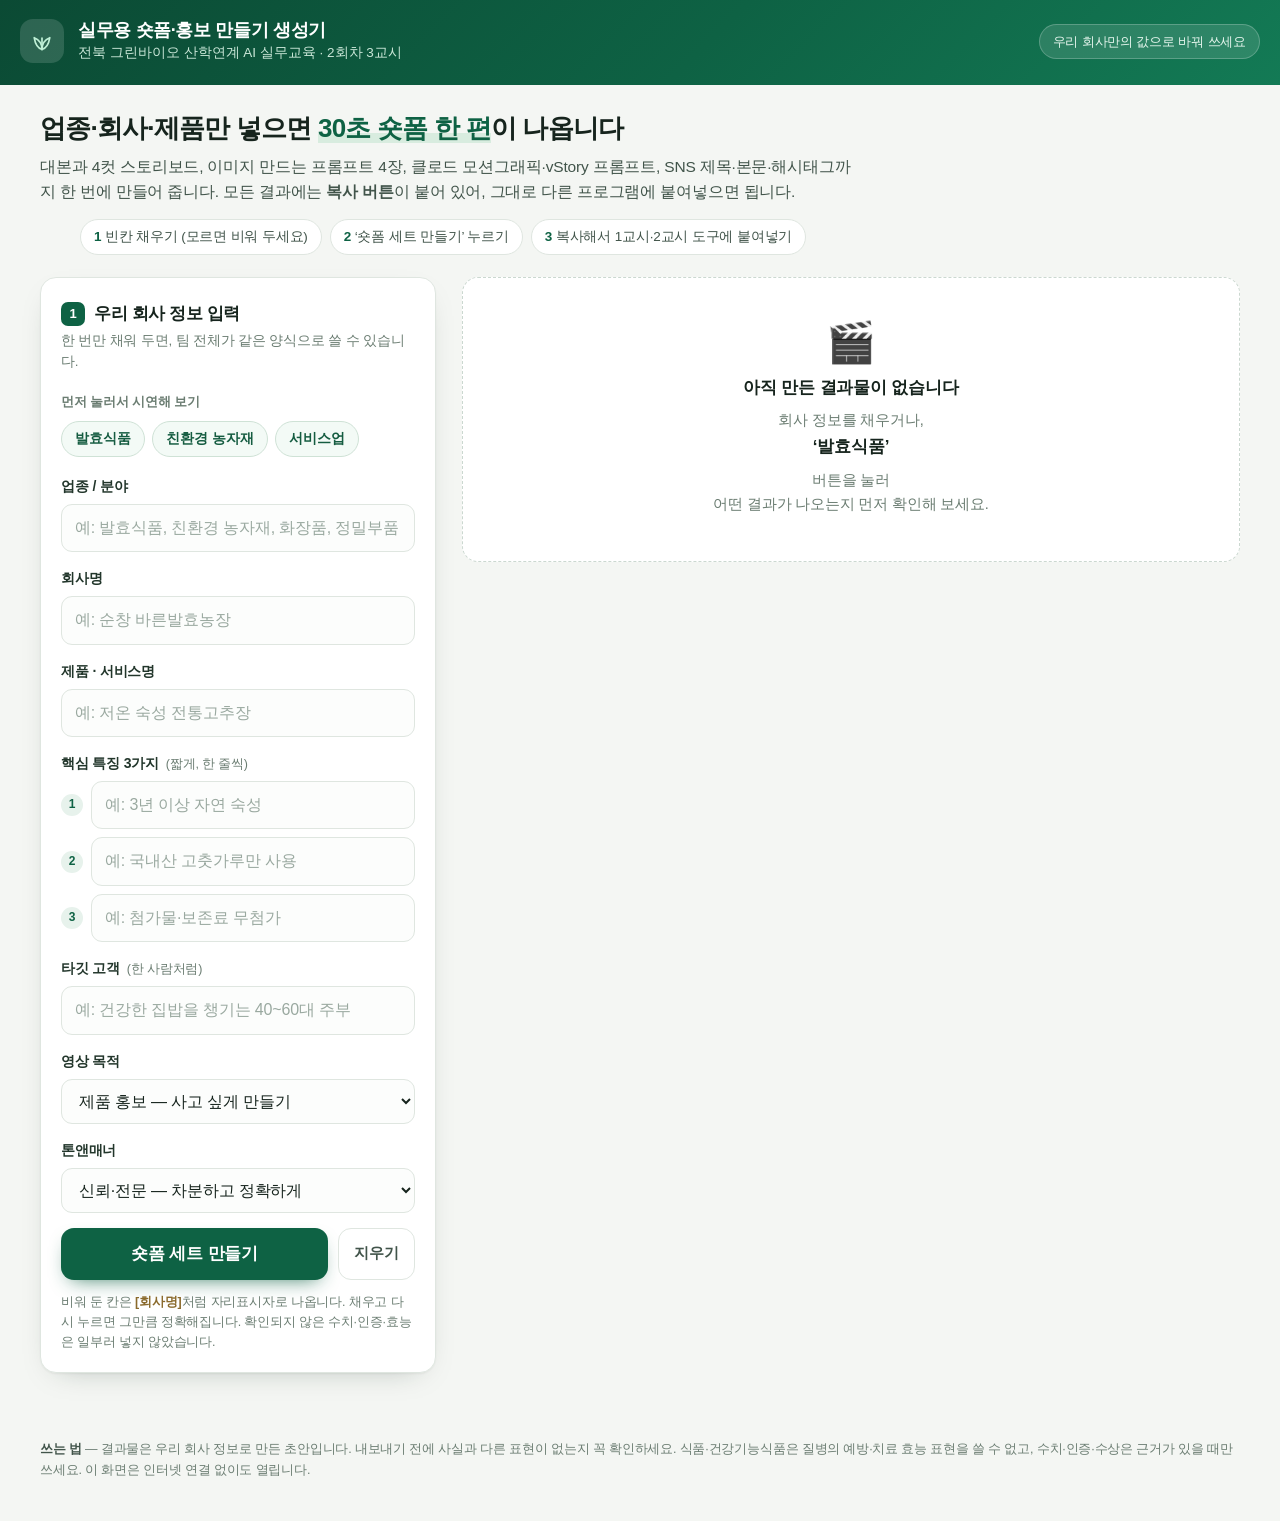
<file: files/농진원_2회차_실무용_숏폼_생성기_웹앱.html>
<!DOCTYPE html>
<html lang="ko">
<head>
<meta charset="utf-8">
<meta name="viewport" content="width=device-width, initial-scale=1">
<title>실무용 숏폼·홍보 만들기 생성기 | 농진원 2회차 3교시</title>
<meta name="description" content="업종·회사명·제품·특징을 넣으면 30초 숏폼 대본, 4컷 스토리보드, 이미지 생성 프롬프트 4종, 클로드 모션그래픽·vStory 프롬프트, SNS 제목·본문·해시태그를 한 번에 만들어 주는 실무용 웹앱.">
<meta name="theme-color" content="#0e6244">
<style>
  :root{
    --ink:#16241d;
    --ink-soft:#41544a;
    --muted:#6b7d72;
    --line:#dfe6e0;
    --line-soft:#eaeFe9;
    --paper:#ffffff;
    --bg:#f4f6f3;
    --brand:#0e6244;
    --brand-dark:#0a4a33;
    --brand-soft:#e7f2ec;
    --accent:#c8a45c;
    --radius:16px;
    --shadow:0 1px 2px rgba(16,40,28,.05), 0 10px 30px -18px rgba(16,40,28,.35);
  }
  *{box-sizing:border-box}
  html{-webkit-text-size-adjust:100%}
  body{
    margin:0;
    background:var(--bg);
    color:var(--ink);
    font-family:-apple-system,BlinkMacSystemFont,"Apple SD Gothic Neo","Malgun Gothic","맑은 고딕","Noto Sans KR","Segoe UI",sans-serif;
    font-size:17px;
    line-height:1.65;
    letter-spacing:-.01em;
  }
  h1,h2,h3,h4,p,ul,ol,dl,dd{margin:0}
  button{font-family:inherit}
  a{color:var(--brand)}

  /* ---------- header ---------- */
  .site-head{
    background:linear-gradient(135deg,#0b4a34 0%,#0e6244 55%,#137a55 100%);
    color:#fff;
    padding:18px 20px 20px;
  }
  .head-in{max-width:1240px;margin:0 auto;display:flex;align-items:center;gap:14px;flex-wrap:wrap}
  .mark{
    width:44px;height:44px;flex:0 0 44px;border-radius:13px;
    background:rgba(255,255,255,.14);
    display:grid;place-items:center;
  }
  .mark svg{width:24px;height:24px;fill:none;stroke:#bff0d6;stroke-width:1.7;stroke-linecap:round;stroke-linejoin:round}
  .head-txt b{display:block;font-size:18px;letter-spacing:-.02em;line-height:1.35}
  .head-txt span{display:block;font-size:13.5px;color:#c9e6d7;letter-spacing:0}
  .head-chip{
    margin-left:auto;font-size:13px;background:rgba(255,255,255,.12);
    border:1px solid rgba(255,255,255,.22);border-radius:999px;padding:6px 13px;color:#e6f6ee;
  }

  /* ---------- layout ---------- */
  .wrap{max-width:1240px;margin:0 auto;padding:26px 20px 60px}
  .intro{margin-bottom:22px}
  .intro h1{font-size:26px;line-height:1.35;letter-spacing:-.03em;margin-bottom:8px}
  .intro h1 em{font-style:normal;color:var(--brand);box-shadow:inset 0 -10px 0 #d8ecdf}
  .intro p{color:var(--ink-soft);font-size:15.5px;max-width:820px}
  .steps{display:flex;flex-wrap:wrap;gap:8px;margin-top:14px}
  .steps li{list-style:none;font-size:13.5px;background:#fff;border:1px solid var(--line);border-radius:999px;padding:6px 13px;color:var(--ink-soft)}
  .steps li b{color:var(--brand)}

  .grid{display:grid;grid-template-columns:396px minmax(0,1fr);gap:26px;align-items:start}
  @media (max-width:1000px){ .grid{grid-template-columns:1fr;gap:20px} }

  /* ---------- form card ---------- */
  .panel{
    background:var(--paper);border:1px solid var(--line);border-radius:var(--radius);
    box-shadow:var(--shadow);
  }
  .form-card{padding:22px 20px 20px;position:sticky;top:18px}
  @media (max-width:1000px){ .form-card{position:static} }
  .panel-title{display:flex;align-items:center;gap:9px;font-size:16.5px;font-weight:800;letter-spacing:-.02em;margin-bottom:4px}
  .panel-title .no{
    width:24px;height:24px;border-radius:7px;background:var(--brand);color:#fff;
    display:grid;place-items:center;font-size:13px;font-weight:800;
  }
  .panel-sub{font-size:13.5px;color:var(--muted);margin-bottom:18px;line-height:1.55}

  .field{margin-bottom:15px}
  .field label{display:block;font-size:14px;font-weight:700;margin-bottom:6px;color:#22362b}
  .field label .opt{font-weight:500;color:var(--muted);font-size:12.5px;margin-left:3px}
  .field input,.field select,.field textarea{
    width:100%;padding:12px 13px;font-size:16px;line-height:1.4;
    border:1.5px solid var(--line);border-radius:11px;background:#fcfdfc;color:var(--ink);
    font-family:inherit;letter-spacing:-.01em;transition:border-color .15s, box-shadow .15s, background .15s;
  }
  .field textarea{resize:vertical;min-height:44px}
  .field input::placeholder,.field textarea::placeholder{color:#9aa9a0}
  .field input:focus,.field select:focus,.field textarea:focus{
    outline:none;border-color:var(--brand);background:#fff;
    box-shadow:0 0 0 4px rgba(14,98,68,.11);
  }
  .field input:invalid{border-color:#d98a7a}
  .triple{display:grid;gap:8px}
  .triple .row{display:flex;align-items:center;gap:8px}
  .triple .num{
    flex:0 0 22px;height:22px;border-radius:50%;background:var(--brand-soft);color:var(--brand);
    font-size:12px;font-weight:800;display:grid;place-items:center;
  }

  .presets{margin:4px 0 18px}
  .presets .cap{font-size:13px;color:var(--muted);margin-bottom:8px;font-weight:600}
  .preset-row{display:flex;flex-wrap:wrap;gap:7px}
  .preset{
    border:1.5px solid #cfe2d6;background:#f3faf6;color:#155c41;
    border-radius:999px;padding:8px 13px;font-size:13.5px;font-weight:700;cursor:pointer;
    transition:background .15s,border-color .15s,transform .1s;
  }
  .preset:hover{background:#e6f4ec;border-color:var(--brand)}
  .preset:active{transform:scale(.97)}

  .actions{display:flex;gap:10px;margin-top:4px}
  .btn{
    border:none;border-radius:13px;cursor:pointer;font-weight:800;letter-spacing:-.01em;
    padding:15px 18px;font-size:16.5px;transition:background .15s, transform .1s, box-shadow .15s;
  }
  .btn:active{transform:translateY(1px)}
  .btn-primary{
    flex:1;background:var(--brand);color:#fff;
    box-shadow:0 8px 20px -10px rgba(14,98,68,.9);
  }
  .btn-primary:hover{background:var(--brand-dark)}
  .btn-ghost{background:#fff;border:1.5px solid var(--line);color:var(--ink-soft);font-size:15px;padding:15px 15px}
  .btn-ghost:hover{border-color:#c3cfc7;background:#fafbfa}

  .form-note{margin-top:12px;font-size:12.5px;color:var(--muted);line-height:1.6}
  .form-note b{color:#8a6a2c;font-weight:700}

  /* ---------- results ---------- */
  .results{min-width:0}
  .empty{
    background:#fff;border:1.5px dashed #cbd8d0;border-radius:var(--radius);
    padding:44px 26px;text-align:center;color:var(--muted);
  }
  .empty .big{font-size:40px;line-height:1;margin-bottom:12px}
  .empty b{display:block;color:var(--ink);font-size:17px;margin-bottom:6px}
  .empty p{font-size:14.5px;line-height:1.7}

  .out{display:grid;gap:20px}
  .out[hidden],.empty[hidden]{display:none}

  .card{
    background:var(--paper);border:1px solid var(--line);border-radius:var(--radius);
    box-shadow:var(--shadow);overflow:hidden;
  }
  .card-head{
    display:flex;align-items:flex-start;gap:12px;padding:18px 20px 14px;
    border-bottom:1px solid var(--line-soft);background:#fbfdfb;flex-wrap:wrap;
  }
  .card-head .no{
    flex:0 0 30px;width:30px;height:30px;border-radius:9px;background:var(--brand);color:#fff;
    display:grid;place-items:center;font-size:15px;font-weight:800;
  }
  .card-head .tt{flex:1;min-width:180px}
  .card-head h2{font-size:17.5px;letter-spacing:-.025em;line-height:1.4}
  .card-head p{font-size:13px;color:var(--muted);margin-top:2px;line-height:1.5}
  .copy-all{
    border:1.5px solid #cfe2d6;background:#f1f8f4;color:#12603f;font-weight:800;
    border-radius:10px;padding:9px 14px;font-size:13.5px;cursor:pointer;white-space:nowrap;
    transition:background .15s,border-color .15s;
  }
  .copy-all:hover{background:#e3f2ea;border-color:var(--brand)}
  .copy-all.done{background:var(--brand);border-color:var(--brand);color:#fff}
  .card-body{padding:18px 20px 20px}

  .meta{
    display:flex;flex-wrap:wrap;gap:6px;margin-bottom:16px;
  }
  .meta span{
    font-size:12.5px;background:var(--brand-soft);color:#155c41;border-radius:8px;
    padding:5px 10px;font-weight:700;
  }
  .meta span.tone{background:#faf3e2;color:#8a6a2c}
  .concept{
    font-size:15px;background:#f7f9f7;border-left:3px solid var(--brand);
    border-radius:0 10px 10px 0;padding:11px 14px;margin-bottom:16px;color:var(--ink-soft);
  }
  .concept b{color:var(--ink)}

  /* storyboard */
  .cuts{display:grid;gap:12px}
  .cut{border:1px solid var(--line);border-radius:13px;overflow:hidden;background:#fff}
  .cut-top{
    display:flex;align-items:center;gap:10px;flex-wrap:wrap;
    padding:11px 14px;background:#f4f8f5;border-bottom:1px solid var(--line-soft);
  }
  .cut-top .cn{
    font-size:12.5px;font-weight:800;color:#fff;background:var(--brand);
    border-radius:7px;padding:3px 9px;
  }
  .cut-top .time{font-size:12.5px;font-weight:800;color:#8a6a2c;background:#faf3e2;border-radius:7px;padding:3px 9px}
  .cut-top .role{font-size:13.5px;font-weight:700;color:#22362b}
  .cut-body{padding:12px 14px 14px;display:grid;gap:9px}
  .row2{display:grid;grid-template-columns:74px minmax(0,1fr);gap:10px;align-items:start}
  @media (max-width:520px){ .row2{grid-template-columns:1fr;gap:2px} }
  .row2 dt{font-size:12.5px;font-weight:800;color:var(--muted);padding-top:3px;letter-spacing:.02em}
  .row2 dd{font-size:15px;line-height:1.62;color:var(--ink)}
  .row2 dd.line-big{font-weight:700;color:#0f3f2c}
  .row2 dd ul{margin:0;padding-left:1.1em}
  .row2 dd li{margin:1px 0}

  /* prompt blocks */
  .block{border:1px solid var(--line);border-radius:13px;overflow:hidden;background:#fff}
  .block + .block{margin-top:12px}
  .block-top{
    display:flex;align-items:center;gap:10px;padding:10px 13px;background:#f4f8f5;
    border-bottom:1px solid var(--line-soft);flex-wrap:wrap;
  }
  .block-top .bn{font-size:12.5px;font-weight:800;color:#155c41;background:var(--brand-soft);border-radius:7px;padding:3px 9px}
  .block-top .bt{font-size:13.5px;font-weight:700;flex:1;min-width:120px}
  .copy-one{
    border:1.5px solid var(--line);background:#fff;color:var(--ink-soft);border-radius:9px;
    padding:7px 12px;font-size:12.5px;font-weight:800;cursor:pointer;white-space:nowrap;
    transition:background .15s,color .15s,border-color .15s;
  }
  .copy-one:hover{border-color:var(--brand);color:var(--brand)}
  .copy-one.done{background:var(--brand);border-color:var(--brand);color:#fff}
  pre.txt{
    margin:0;padding:14px 15px 16px;font-family:inherit;font-size:14.5px;line-height:1.72;
    color:#22362b;white-space:pre-wrap;word-break:keep-all;overflow-wrap:anywhere;background:#fff;
  }
  pre.txt::-webkit-scrollbar{width:8px}

  .tip{
    margin-top:14px;font-size:13px;color:#5d6f64;background:#f7f9f7;border-radius:10px;
    padding:11px 13px;line-height:1.65;
  }
  .tip b{color:#8a6a2c}

  /* toast */
  .toast{
    position:fixed;left:50%;bottom:26px;transform:translate(-50%,20px);
    background:#123a2a;color:#fff;padding:12px 20px;border-radius:12px;font-size:14.5px;font-weight:700;
    box-shadow:0 12px 30px -12px rgba(0,0,0,.6);opacity:0;pointer-events:none;
    transition:opacity .2s, transform .2s;z-index:99;max-width:88vw;text-align:center;
  }
  .toast.show{opacity:1;transform:translate(-50%,0)}

  footer.foot{max-width:1240px;margin:0 auto;padding:6px 20px 40px;color:var(--muted);font-size:12.5px;line-height:1.7}
  footer.foot b{color:var(--ink-soft)}

  @media (max-width:520px){
    body{font-size:16.5px}
    .steps{gap:6px}
    .steps li{width:100%;font-size:12.5px;padding:5px 11px;border-radius:10px}
    .wrap{padding:20px 14px 48px}
    .site-head{padding:14px 14px 16px}
    .head-chip{margin-left:0;width:100%;text-align:center}
    .intro h1{font-size:21px}
    .form-card{padding:18px 15px 16px}
    .card-head{padding:15px 15px 12px}
    .card-body{padding:15px}
    .cut-body{padding:11px 13px 13px}
    pre.txt{font-size:14px;padding:12px 13px 14px}
    .empty{padding:34px 18px}
  }
  @media print{
    body{background:#fff}
    .form-card,.site-head,.copy-all,.copy-one,.toast{display:none!important}
    .grid{grid-template-columns:1fr}
    .card{box-shadow:none;page-break-inside:avoid}
  }
</style>
</head>
<body>

<header class="site-head">
  <div class="head-in">
    <span class="mark" aria-hidden="true">
      <svg viewBox="0 0 24 24"><path d="M12 20.5c0-5.9 3-9.9 7.8-11.8C18.7 15.4 16.2 19.4 12 20.5z"/><path d="M12 20.5C12 14.6 9 10.6 4.2 8.7 5.3 15.4 7.8 19.4 12 20.5z"/><path d="M12 20.5V9"/></svg>
    </span>
    <span class="head-txt">
      <b>실무용 숏폼·홍보 만들기 생성기</b>
      <span>전북 그린바이오 산학연계 AI 실무교육 · 2회차 3교시</span>
    </span>
    <span class="head-chip">우리 회사만의 값으로 바꿔 쓰세요</span>
  </div>
</header>

<main class="wrap">

  <section class="intro">
    <h1>업종·회사·제품만 넣으면 <em>30초 숏폼 한 편</em>이 나옵니다</h1>
    <p>대본과 4컷 스토리보드, 이미지 만드는 프롬프트 4장, 클로드 모션그래픽·vStory 프롬프트, SNS 제목·본문·해시태그까지 한 번에 만들어 줍니다. 모든 결과에는 <b>복사 버튼</b>이 붙어 있어, 그대로 다른 프로그램에 붙여넣으면 됩니다.</p>
    <ul class="steps">
      <li><b>1</b> 빈칸 채우기 (모르면 비워 두세요)</li>
      <li><b>2</b> ‘숏폼 세트 만들기’ 누르기</li>
      <li><b>3</b> 복사해서 1교시·2교시 도구에 붙여넣기</li>
    </ul>
  </section>

  <div class="grid">

    <!-- ============ FORM ============ -->
    <section class="panel form-card" aria-labelledby="formTitle">
      <h2 class="panel-title" id="formTitle"><span class="no">1</span> 우리 회사 정보 입력</h2>
      <p class="panel-sub">한 번만 채워 두면, 팀 전체가 같은 양식으로 쓸 수 있습니다.</p>

      <div class="presets">
        <div class="cap">먼저 눌러서 시연해 보기</div>
        <div class="preset-row">
          <button type="button" class="preset" data-preset="0">발효식품</button>
          <button type="button" class="preset" data-preset="1">친환경 농자재</button>
          <button type="button" class="preset" data-preset="2">서비스업</button>
        </div>
      </div>

      <div class="field">
        <label for="f-ind">업종 / 분야</label>
        <input id="f-ind" type="text" placeholder="예: 발효식품, 친환경 농자재, 화장품, 정밀부품">
      </div>

      <div class="field">
        <label for="f-co">회사명</label>
        <input id="f-co" type="text" placeholder="예: 순창 바른발효농장">
      </div>

      <div class="field">
        <label for="f-pr">제품 · 서비스명</label>
        <input id="f-pr" type="text" placeholder="예: 저온 숙성 전통고추장">
      </div>

      <div class="field">
        <label>핵심 특징 3가지 <span class="opt">(짧게, 한 줄씩)</span></label>
        <div class="triple">
          <div class="row"><span class="num" aria-hidden="true">1</span><input id="f-f1" type="text" placeholder="예: 3년 이상 자연 숙성" aria-label="핵심 특징 1"></div>
          <div class="row"><span class="num" aria-hidden="true">2</span><input id="f-f2" type="text" placeholder="예: 국내산 고춧가루만 사용" aria-label="핵심 특징 2"></div>
          <div class="row"><span class="num" aria-hidden="true">3</span><input id="f-f3" type="text" placeholder="예: 첨가물·보존료 무첨가" aria-label="핵심 특징 3"></div>
        </div>
      </div>

      <div class="field">
        <label for="f-target">타깃 고객 <span class="opt">(한 사람처럼)</span></label>
        <input id="f-target" type="text" placeholder="예: 건강한 집밥을 챙기는 40~60대 주부">
      </div>

      <div class="field">
        <label for="f-purpose">영상 목적</label>
        <select id="f-purpose">
          <option value="product">제품 홍보 — 사고 싶게 만들기</option>
          <option value="company">기업 소개 — 우리가 어떤 회사인지</option>
          <option value="expo">박람회·영업 — 부스로 오게 만들기</option>
          <option value="hiring">채용 — 함께 일할 사람 찾기</option>
        </select>
      </div>

      <div class="field">
        <label for="f-tone">톤앤매너</label>
        <select id="f-tone">
          <option value="trust">신뢰·전문 — 차분하고 정확하게</option>
          <option value="warm">친근·따뜻함 — 이웃처럼 편하게</option>
          <option value="impact">임팩트·역동 — 짧고 힘있게</option>
          <option value="premium">고급·프리미엄 — 여백 있고 단정하게</option>
          <option value="fun">유쾌·유머 — 가볍고 밝게</option>
        </select>
      </div>

      <div class="actions">
        <button type="button" class="btn btn-primary" id="go">숏폼 세트 만들기</button>
        <button type="button" class="btn btn-ghost" id="reset">지우기</button>
      </div>

      <p class="form-note">비워 둔 칸은 <b>[회사명]</b>처럼 자리표시자로 나옵니다. 채우고 다시 누르면 그만큼 정확해집니다. 확인되지 않은 수치·인증·효능은 일부러 넣지 않았습니다.</p>
    </section>

    <!-- ============ RESULTS ============ -->
    <section class="results" id="results" aria-live="polite">
      <div class="empty" id="empty">
        <div class="big" aria-hidden="true">🎬</div>
        <b>아직 만든 결과물이 없습니다</b>
        <p>회사 정보를 채우거나, <b>‘발효식품’</b> 버튼을 눌러<br>어떤 결과가 나오는지 먼저 확인해 보세요.</p>
      </div>

      <div class="out" id="out" hidden>

        <!-- ① 대본 + 스토리보드 -->
        <article class="card" id="card1">
          <div class="card-head">
            <span class="no" aria-hidden="true">①</span>
            <div class="tt">
              <h2>30초 숏폼 대본 · 4컷 스토리보드</h2>
              <p>찍을 장면·자막·읽을 말이 컷마다 정리되어 있습니다.</p>
            </div>
            <button type="button" class="copy-all" data-copy="script">전체 복사</button>
          </div>
          <div class="card-body">
            <div class="meta" id="m1"></div>
            <p class="concept" id="concept"></p>
            <div class="cuts" id="cuts"></div>
            <p class="tip" id="shootTip"></p>
          </div>
        </article>

        <!-- ② 이미지 프롬프트 4종 -->
        <article class="card" id="card2">
          <div class="card-head">
            <span class="no" aria-hidden="true">②</span>
            <div class="tt">
              <h2>이미지 생성용 프롬프트 4종</h2>
              <p>1교시 피클·제미나이 이미지 만들기에 그대로 붙여넣는 독립형입니다. 앞 단계 자료를 안 봐도 됩니다.</p>
            </div>
            <button type="button" class="copy-all" data-copy="images">4종 전체 복사</button>
          </div>
          <div class="card-body" id="imgWrap"></div>
        </article>

        <!-- ③ 클로드 모션그래픽 · vStory -->
        <article class="card" id="card3">
          <div class="card-head">
            <span class="no" aria-hidden="true">③</span>
            <div class="tt">
              <h2>클로드 모션 그래픽 · vStory용 프롬프트</h2>
              <p>클로드에 붙여넣으면 움직이는 화면(HTML)과 vStory에 넣을 대본을 함께 만들어 줍니다.</p>
            </div>
            <button type="button" class="copy-all" data-copy="claude">전체 복사</button>
          </div>
          <div class="card-body">
            <div class="block">
              <div class="block-top">
                <span class="bn">붙여넣기 1회</span>
                <span class="bt">클로드에 그대로 붙여넣기</span>
                <button type="button" class="copy-one" data-copy="claude">복사</button>
              </div>
              <pre class="txt" id="claudeTxt"></pre>
            </div>
            <p class="tip"><b>쓰는 순서</b> · 클로드 답변에서 ① 4장면 표를 확인 → ② HTML 코드를 ‘Artifact’로 열어 재생 확인 → ③ vStory에 장면 설명과 내레이션 문장을 옮겨 붙이고 사진을 올립니다.</p>
          </div>
        </article>

        <!-- ④ SNS 세트 -->
        <article class="card" id="card4">
          <div class="card-head">
            <span class="no" aria-hidden="true">④</span>
            <div class="tt">
              <h2>SNS 업로드 세트 — 제목 · 본문 · 해시태그</h2>
              <p>유튜브 쇼츠와 인스타그램 릴스에 그대로 올릴 수 있게 맞췄습니다.</p>
            </div>
            <button type="button" class="copy-all" data-copy="sns">전체 복사</button>
          </div>
          <div class="card-body" id="snsWrap"></div>
        </article>

      </div>
    </section>
  </div>
</main>

<footer class="foot">
  <p><b>쓰는 법</b> — 결과물은 우리 회사 정보로 만든 초안입니다. 내보내기 전에 사실과 다른 표현이 없는지 꼭 확인하세요. 식품·건강기능식품은 질병의 예방·치료 효능 표현을 쓸 수 없고, 수치·인증·수상은 근거가 있을 때만 쓰세요. 이 화면은 인터넷 연결 없이도 열립니다.</p>
</footer>

<div class="toast" id="toast" role="status" aria-live="polite"></div>

<script>
(function(){
  "use strict";

  /* ==================== 입력 수집 ==================== */
  var $ = function(id){ return document.getElementById(id); };
  var F = {
    ind:$("f-ind"), co:$("f-co"), pr:$("f-pr"),
    f1:$("f-f1"), f2:$("f-f2"), f3:$("f-f3"),
    target:$("f-target"), purpose:$("f-purpose"), tone:$("f-tone")
  };

  var PRESETS = [
    {
      ind:"그린바이오 · 발효식품", co:"순창 바른발효농장", pr:"저온 숙성 전통고추장",
      f1:"3년 이상 자연 숙성", f2:"국내산 고춧가루만 사용", f3:"첨가물 · 보존료 무첨가",
      target:"건강한 집밥을 챙기는 40~60대 주부", purpose:"product", tone:"warm"
    },
    {
      ind:"친환경 농자재", co:"익산 그린소재", pr:"미생물 발효 액비",
      f1:"미생물 배양으로 토양 활성", f2:"잔류 염류 부담이 적음", f3:"설치가 간단한 소형 발효기",
      target:"시설재배를 하는 40~60대 농가", purpose:"expo", tone:"trust"
    },
    {
      ind:"지역 컨설팅 · 교육 서비스", co:"전주 온길컨설팅", pr:"소상공인 1:1 경영 코칭",
      f1:"20년 현장 경험", f2:"3주 안에 실행계획 완성", f3:"정부지원사업 신청까지 연결",
      target:"가게를 혼자 운영하는 40~60대 자영업자", purpose:"company", tone:"trust"
    }
  ];

  /* ==================== 톤 ==================== */
  var TONES = {
    trust:{ label:"신뢰·전문", mood:"차분한 목소리로 또박또박. 배경음은 낮게 한 겹만.",
      light:"차분한 흰색·회색 배경, 부드러운 측면 자연광, 그림자 적게",
      open:"정직하게 말씀드립니다.", close:"확인하고 결정하셔도 늦지 않습니다.",
      shot:"카메라를 고정하고 천천히. 움직임보다 또렷한 화면이 먼저입니다." },
    warm:{ label:"친근·따뜻함", mood:"이웃에게 말하듯 편하게, 웃는 목소리로. 잔잔한 어쿠스틱 한 곡.",
      light:"따뜻한 아침 햇빛, 나무·베이지·아이보리 톤, 부드러운 초점",
      open:"오늘은 우리 이야기 하나 들려드릴게요.", close:"부담 없이 한 번 들러 주세요.",
      shot:"손과 사물 위주로 가까이. 사람 얼굴이 없어도 온기가 보이게 찍습니다." },
    impact:{ label:"임팩트·역동", mood:"짧게 끊어 말하고, 문장 사이를 비웁니다. 리듬 있는 배경음.",
      light:"강한 대비, 짧고 진한 그림자, 선명한 원색 포인트 한 가지",
      open:"짧게 말합니다.", close:"지금, 한 번 확인해 보세요.",
      shot:"컷마다 화면을 바꾸고, 움직임은 한 번에 하나만. 3초마다 화면이 바뀌게." },
    premium:{ label:"고급·프리미엄", mood:"낮고 느린 목소리, 말 사이 여백. 소리는 최소로.",
      light:"어두운 배경에 한 줄기 빛, 여백이 많은 미니멀 구도, 깊은 그림자",
      open:"단 하나만 남겼습니다.", close:"천천히 살펴보십시오.",
      shot:"여백을 남기고 천천히 밀어 넣기. 제품 하나만 화면에 두고 찍습니다." },
    fun:{ label:"유쾌·유머", mood:"밝고 빠른 목소리, 살짝 과장되게. 경쾌한 리듬의 배경음.",
      light:"밝은 파스텔 톤, 살짝 비스듬한 각도, 생기 있는 색",
      open:"잠깐, 이건 좀 보여드려야겠습니다.", close:"구경만 하셔도 환영입니다.",
      shot:"살짝 기울인 각도와 빠른 컷 전환. 표정 연기는 과하지 않게." }
  };

  /* ==================== 영상 목적별 구조 ==================== */
  var PURPOSE = {
    product:{
      label:"제품 홍보",
      concept:function(v){ return v.pr+" 하나로 승부하는 30초. 고객이 겪는 장면에서 시작해, 제품이 무엇이고 무엇이 다른지를 세 가지로 보여주고, 마지막에 문의로 닫습니다."; },
      times:["0–3초","3–12초","12–22초","22–30초"],
      roles:["훅 · 불편 한 장면","등장 · 무엇인지","증명 · 다른 점 3가지","마무리 · 부탁 한 마디"],
      subs:function(v){
        return [
          "이거, 아직 안 써봤어요?",
          v.pr,
          [v.f1, v.f2, v.f3],
          "지금 문의하기 · " + v.co
        ];
      },
      screens:function(v){
        return [
          v.target+josa(v.target,"이","가")+" 매일 하는 " + v.ind + " 관련 동작 하나를 클로즈업. 손끝과 사물만 보이게 하고 사람 얼굴은 넣지 않습니다. 화면 아래 1/3은 자막 자리로 비웁니다.",
          v.pr+josa(v.pr,"이","가")+" 화면 가운데로 들어오는 장면. " + v.ind + " 현장의 깨끗한 배경, 자연광. 제품 라벨이 앞을 향하게 놓습니다.",
          v.pr+josa(v.pr,"을","를")+" 쓰거나 만지는 손 + 다른 점을 보여주는 디테일 3연속 클로즈업. (" + v.f1 + " / " + v.f2 + " / " + v.f3 + ")",
          v.pr+josa(v.pr,"과","와")+" 회사명을 함께 놓은 마무리 정물. 화면 아래 1/3은 자막과 연락처 자리로 비웁니다."
        ];
      },
      narr:function(v,T){
        return [
          T.open + " " + v.pr + " 하나만 보여드립니다.",
          v.co + "의 " + v.pr + "입니다. " + v.ind + " 분야에서 직접 만들고 있습니다.",
          "첫째, " + v.f1 + ". 둘째, " + v.f2 + ". 셋째, " + v.f3 + ".",
          T.close + " 궁금한 점은 " + v.co + josa(v.co,"으로","로") + " 편하게 물어보세요."
        ];
      }
    },
    company:{
      label:"기업 소개",
      concept:function(v){ return "이름은 낯설어도 제품은 알 만한 회사, 그 속을 30초에 담습니다. 현장과 사람을 먼저 보여주고, 지키는 세 가지로 신뢰를 만들고, 방문으로 닫습니다."; },
      times:["0–3초","3–12초","12–22초","22–30초"],
      roles:["훅 · 이름보다 먼저","현장 · 사람과 손","약속 · 지키는 3가지","초대 · 한 번 들러 주세요"],
      subs:function(v){
        return [
          "이름보다 먼저 알려진 회사",
          v.co + " · " + v.ind,
          [v.f1, v.f2, v.f3],
          "한 번 들러 주세요 · " + v.co
        ];
      },
      screens:function(v){
        return [
          v.ind+" 현장의 아침 풍경. 불이 켜지는 작업대, 문이 열리는 순간, 첫 작업을 시작하는 와이드 화면.",
          v.co+" 사람들의 손과 작업 장면. 얼굴 대신 손·도구·설비를 보여 주고, 동선이 이어지게 찍습니다.",
          "회사가 지키는 세 가지를 보여주는 디테일 3연속. (" + v.f1 + " / " + v.f2 + " / " + v.f3 + ")",
          "현장 전경 또는 건물 앞. 회사명과 연락처를 넣을 자리를 화면 아래 1/3에 비워 둡니다."
        ];
      },
      narr:function(v,T){
        return [
          T.open + " " + v.ind + " 한 길만 걸어온 " + v.co + "입니다.",
          "아침 일찍 불이 켜지는 현장, " + v.co + "의 하루는 여기서 시작됩니다.",
          "우리가 지키는 건 세 가지입니다. " + v.f1 + ", " + v.f2 + ", " + v.f3 + ".",
          T.close + " " + v.co + ", 한 번 들러 보시면 바로 아실 겁니다."
        ];
      }
    },
    expo:{
      label:"박람회·영업",
      concept:function(v){ return "전시장에서 걸음을 멈추게 하는 30초. 무엇을 가져왔고, 부스에서 무엇을 확인할 수 있고, 어디로 오면 되는지를 분명히 말합니다."; },
      times:["0–3초","3–12초","12–22초","22–30초"],
      roles:["훅 · 이번 전시","부스 · 가져온 것","상담 · 만나면 얻는 것","안내 · 부스 위치"],
      subs:function(v){
        return [
          "이번 전시, 여기부터 보세요",
          v.pr + " · " + v.co,
          [v.f1, v.f2, v.f3],
          "[부스 번호] · [일시]"
        ];
      },
      screens:function(v){
        return [
          "전시장 입구에서 부스 쪽으로 걸어가는 1인칭 시선. 안내판과 사람들 실루엣, 목적지를 향해 천천히 이동.",
          v.co+" 부스 위에 " + v.pr+josa(v.pr,"이","가")+" 진열된 장면. 부스 구조와 제품이 함께 보이게 잡습니다.",
          "부스에서 제품을 시연하거나 설명하는 장면 3연속. (" + v.f1 + " / " + v.f2 + " / " + v.f3 + ") 손과 제품 중심.",
          "부스 번호판과 안내 데스크. 화면 아래 1/3은 부스 번호·일시·연락처 자리로 비웁니다."
        ];
      },
      narr:function(v,T){
        return [
          T.open + " 이번 전시는 " + v.pr + " 하나만 보고 가셔도 됩니다.",
          v.co + " 부스에서 " + v.pr + josa(v.pr,"을","를") + " 직접 보여드립니다.",
          "현장에서 세 가지를 바로 확인하실 수 있습니다. " + v.f1 + ", " + v.f2 + ", " + v.f3 + ".",
          T.close + " [부스 번호]에서 만나겠습니다. 상담 예약은 [연락처]로 주세요."
        ];
      }
    },
    hiring:{
      label:"채용",
      concept:function(v){ return "구인 공고를 영상으로 바꾼 30초. 이 일의 실제 장면을 먼저 보여주고, 다른 점 세 가지로 마음을 움직이고, 지원 방법으로 닫습니다."; },
      times:["0–3초","3–12초","12–22초","22–30초"],
      roles:["훅 · 사람을 찾습니다","현장 · 먼저 보여드립니다","차이 · 이런 점이 다릅니다","지원 · 방법 안내"],
      subs:function(v){
        return [
          "함께 일할 사람을 찾습니다",
          v.co + " · " + v.ind,
          [v.f1, v.f2, v.f3],
          "[지원 방법] · [마감일]"
        ];
      },
      screens:function(v){
        return [
          "아침 출근길, 문을 열고 들어서는 손과 발. 하루가 시작되는 느낌. 얼굴은 나오지 않게.",
          v.co+" 현장에서 동료와 함께 일하는 장면. 손·어깨·도구 중심으로, 웃는 소리가 들릴 것 같은 분위기.",
          "이 회사가 다른 점을 보여주는 장면 3연속. (" + v.f1 + " / " + v.f2 + " / " + v.f3 + ")",
          "현장 전경 또는 책상 위가 정리된 장면. 화면 아래 1/3은 지원 방법·마감일 자리로 비웁니다."
        ];
      },
      narr:function(v,T){
        return [
          T.open + " " + v.ind + "에서 함께 일할 사람을 찾고 있습니다.",
          v.co + "의 현장을 먼저 보여드립니다. 하루가 이렇게 시작됩니다.",
          "이런 점이 다릅니다. " + v.f1 + ", " + v.f2 + ", " + v.f3 + ".",
          T.close + " 지원은 [지원 방법]으로. " + v.co + "에서 기다리겠습니다."
        ];
      }
    }
  };

  /* ==================== 유틸 ==================== */
  function val(el, fallback){
    var t = (el.value || "").trim();
    return t ? t : fallback;
  }
  function tidy(s){
    return String(s).replace(/\s+/g," ").replace(/[.。]\s*$/,"").trim();
  }
  function clip(s, n){
    s = tidy(s);
    return s.length > n ? s.slice(0, n - 1).replace(/\s+$/,"") + "…" : s;
  }
  function tag(s){
    return tidy(s)
      .replace(/(\d)\s*[:：]\s*(\d)/g, "$1대$2")
      .replace(/[^0-9A-Za-z가-힣]/g,"")
      .slice(0, 14);
  }
  /* 받침에 맞는 조사 고르기 (이/가, 을/를, 은/는, 으로/로) */
  function hasJong(s){
    var m = String(s).trim().match(/([가-힣])\s*$/);
    if(!m) return null;
    var code = m[1].charCodeAt(0) - 0xAC00;
    if(code < 0 || code > 11171) return null;
    return code % 28;
  }
  function josa(s, withJong, noJong){
    var j = hasJong(s);
    if(j === null) return withJong + "(" + noJong + ")";
    if(withJong === "으로"){
      if(j === 0) return noJong;        /* 받침 없음 → 로 */
      if(j === 8) return noJong;        /* ㄹ 받침 → 로 */
      return withJong;
    }
    return j === 0 ? noJong : withJong;
  }
  function readForm(){
    return {
      ind:  val(F.ind,  "[업종/분야]"),
      co:   val(F.co,   "[회사명]"),
      pr:   val(F.pr,   "[제품·서비스명]"),
      f1:   tidy(val(F.f1,"[핵심 특징 1]")),
      f2:   tidy(val(F.f2,"[핵심 특징 2]")),
      f3:   tidy(val(F.f3,"[핵심 특징 3]")),
      target: val(F.target, "[타깃 고객]"),
      purpose: F.purpose.value,
      tone: F.tone.value
    };
  }

  /* ==================== ① 대본 ==================== */
  function buildScript(v){
    var P = PURPOSE[v.purpose], T = TONES[v.tone];
    var subs = P.subs(v), screens = P.screens(v), narrs = P.narr(v,T);
    var cuts = P.times.map(function(t,i){
      return { time:t, role:P.roles[i], screen:screens[i], sub:subs[i], narr:narrs[i] };
    });
    return { P:P, T:T, cuts:cuts, concept:P.concept(v) };
  }

  function scriptText(v, S){
    var L = [];
    L.push("■ 30초 숏폼 대본 · 4컷 스토리보드");
    L.push("회사: " + v.co + " | 업종: " + v.ind + " | 제품·서비스: " + v.pr);
    L.push("타깃: " + v.target + " | 목적: " + S.P.label + " | 톤앤매너: " + S.T.label);
    L.push("한 줄 콘셉트: " + S.concept);
    L.push("");
    S.cuts.forEach(function(c,i){
      L.push("[" + (i+1) + "컷] " + c.time + " · " + c.role);
      L.push("· 화면: " + c.screen);
      var sub = Array.isArray(c.sub) ? c.sub.join(" → ") : c.sub;
      L.push("· 자막: " + sub);
      L.push("· 내레이션: " + c.narr);
      L.push("");
    });
    L.push("· 촬영 팁: " + S.T.shot + " 스마트폰 세로 고정, 한 자리에서 4컷이면 30분이면 충분합니다.");
    return L.join("\n");
  }

  /* ==================== ② 이미지 프롬프트 ==================== */
  function imagePrompt(v, T, cut, idx){
    return "세로 9:16 숏폼 영상용 실사 사진을 한 장 만들어 주세요.\n\n"
      + "[우리 회사]\n"
      + "- 업종/분야: " + v.ind + "\n"
      + "- 회사명: " + v.co + "\n"
      + "- 제품·서비스: " + v.pr + "\n"
      + "- 핵심 특징: " + v.f1 + " / " + v.f2 + " / " + v.f3 + "\n"
      + "- 타깃 고객: " + v.target + "\n\n"
      + "[이번 장면 — " + (idx+1) + "번째 컷, " + cut.time + "]\n"
      + cut.screen + "\n\n"
      + "[화면 느낌]\n"
      + "- 색감·조명: " + T.light + "\n"
      + "- 톤앤매너: " + T.label + "\n"
      + "- 구도: 피사체를 화면 가운데에 두고, 아래 1/3은 자막 자리로 비워 둘 것\n"
      + "- 참조: 제품 사진을 함께 첨부했다면 그 형태·색·라벨 위치를 그대로 유지해 주세요.\n\n"
      + "[금지]\n"
      + "이미지 안의 글자·로고·워터마크, 과장된 광고 연출, 사람 얼굴 클로즈업, 손가락이 어색하게 보이는 것, 가로 비율 결과.";
  }

  /* ==================== ③ 클로드 프롬프트 ==================== */
  function claudePrompt(v, S){
    var T = S.T;
    return "당신은 한국 중소기업의 숏폼 영상 제작을 돕는 파트너입니다.\n"
      + "아래 회사 정보만 가지고, 30초 세로(9:16) 영상 1편을 만드는 데 필요한 자료를 한 번에 만들어 주세요.\n\n"
      + "━━━ 우리 회사 정보 ━━━\n"
      + "· 업종/분야: " + v.ind + "\n"
      + "· 회사명: " + v.co + "\n"
      + "· 제품·서비스명: " + v.pr + "\n"
      + "· 핵심 특징: ① " + v.f1 + " ② " + v.f2 + " ③ " + v.f3 + "\n"
      + "· 타깃 고객: " + v.target + "\n"
      + "· 영상 목적: " + S.P.label + "\n"
      + "· 톤앤매너: " + T.label + " (" + T.mood + ")\n"
      + "· 구성: 4장면 — 0–3초 " + S.P.roles[0] + " / 3–12초 " + S.P.roles[1] + " / 12–22초 " + S.P.roles[2] + " / 22–30초 " + S.P.roles[3] + "\n\n"
      + "━━━ 요청 1. 모션 그래픽 4장면 설계 ━━━\n"
      + "표 하나로 정리해 주세요. 열: 장면 번호 / 시간(초) / 화면 구성(배경색·도형·사진 자리) / 화면에 띄울 문구(15자 이내) / 움직임(페이드·슬라이드·카운트업 중 하나) / 이 장면에서 읽을 내레이션.\n\n"
      + "━━━ 요청 2. 바로 실행되는 HTML 코드 1개 ━━━\n"
      + "- 1080 x 1920 세로, 총 30초, 열면 자동으로 재생되고 끝나면 다시 시작\n"
      + "- 외부 라이브러리·외부 이미지·외부 폰트 없이 HTML 1개 파일, CSS 애니메이션만 사용\n"
      + "- 한국어 글자는 크고 굵게(최소 48px), 3초 안에 읽히게\n"
      + "- 각 장면이 끝날 때 다음 장면으로 자연스럽게 넘어가고, 마지막 장면에는 회사명과 연락처 자리([연락처])를 남겨 주세요\n"
      + "- 코드 블록 하나로 통째로 주세요. 설명은 코드 아래에 3줄 이내로만.\n\n"
      + "━━━ 요청 3. vStory에 넣을 대본 ━━━\n"
      + "장면별로 아래 형식으로 적어 주세요.\n"
      + "[1장면] 시간 / 화면 설명(사진으로 만들 수 있는 장면) / 자막 / 내레이션(소리 내어 읽을 문장) / 길이\n"
      + "- 내레이션은 30초에 90~110자가 되게, 또박또박 읽히는 짧은 문장으로\n"
      + "- 사진은 제가 직접 찍거나 만든 것을 올릴 예정이니, 사진 지시는 구체적인 장면 묘사로 적어 주세요\n\n"
      + "━━━ 지켜야 할 것 ━━━\n"
      + "1. 제가 주지 않은 수치·인증·수상 경력·효능은 쓰지 말고, 필요한 자리는 '확인 필요'라고 표시하세요.\n"
      + "2. 식품·건강기능식품의 질병 예방·치료 효능 표현은 절대 쓰지 마세요.\n"
      + "3. 40~60대도 바로 알아듣는 쉬운 말로, 한 문장은 25자 안쪽으로 쓰세요.\n"
      + "4. 다른 자료나 이전 대화를 참조하지 말고, 이 메시지 안의 정보만 사용하세요.\n"
      + "5. 마지막에 제가 오늘 할 일을 한 줄로만 제안하세요.";
  }

  /* ==================== ④ SNS ==================== */
  function snsSet(v, S){
    var purposeTags = {
      product:["#제품소개","#신제품","#숏폼추천"],
      company:["#기업소개","#회사소개","#브랜드스토리"],
      expo:["#박람회","#전시회","#B2B"],
      hiring:["#채용","#구인","#일자리"]
    }[v.purpose];

    var titlePool = {
      product:[
        v.pr + " 30초 소개",
        v.ind + "에서 고르는 " + v.pr,
        v.co + "의 " + v.pr,
        v.pr + ", " + v.f1,
        "30초로 보는 " + v.pr
      ],
      company:[
        v.co + ", 어떤 회사인가요",
        v.ind + " " + v.co + josa(v.co,"을","를") + " 소개합니다",
        v.co + josa(v.co,"이","가") + " 지키는 세 가지",
        v.pr + josa(v.pr,"을","를") + " 만드는 " + v.co,
        v.ind + " 현장 30초"
      ],
      expo:[
        v.co + " 부스에서 만나요",
        "이번 전시, " + v.pr + " 하나만",
        v.pr + " 현장 시연 안내",
        v.co + " 부스 30초 미리보기",
        v.ind + " 전시 — " + v.pr
      ],
      hiring:[
        v.co + "에서 함께 일할 사람을 찾습니다",
        v.ind + " 채용 안내",
        v.co + " 채용 — " + v.f1,
        "이런 곳에서 일해 보실래요",
        v.co + " 30초 채용 소개"
      ]
    }[v.purpose];
    var titles = titlePool.map(function(t){ return clip(t, 30); })
      .filter(function(t,i,a){ return a.indexOf(t) === i; });

    var hook = {
      product: v.target + josa(v.target,"이","가") + " " + v.pr + josa(v.pr,"을","를") + " 찾고 있었다면, 30초만 봐 주세요.",
      company: v.ind + "에서 " + v.co + josa(v.co,"이","가") + " 하는 일을 30초로 정리했습니다.",
      expo: "이번 전시, " + v.co + " 부스에서 " + v.pr + josa(v.pr,"을","를") + " 직접 보여드립니다.",
      hiring: v.co + "에서 " + v.ind + " 일을 함께할 사람을 찾습니다. 30초면 충분합니다."
    }[v.purpose];

    var middle = {
      product: v.pr + ", 이렇게 만들었습니다.",
      company: "이 세 가지로 설명할 수 있습니다.",
      expo: v.pr + ", 부스에서 직접 보여드립니다.",
      hiring: "이런 곳입니다."
    }[v.purpose];

    var closing = {
      product: "궁금한 점은 댓글이나 프로필 링크로 남겨 주세요.",
      company: "방문·상담 문의는 프로필 링크로 부탁드립니다.",
      expo: "부스 위치와 상담 예약은 프로필 링크에서 확인하실 수 있습니다.",
      hiring: "지원 문의는 프로필 링크로 부탁드립니다."
    }[v.purpose];

    var bullets = "① " + v.f1 + "\n② " + v.f2 + "\n③ " + v.f3;

    var insta = hook + "\n\n" + middle + "\n" + bullets
      + "\n\n" + v.co + " · " + v.ind + "\n" + closing;

    var ytTitle = {
      product: v.pr + " 30초 소개 | " + v.co,
      company: v.co + " 기업 소개 | " + v.ind,
      expo: v.pr + " | " + v.co + " 부스 안내",
      hiring: v.co + " 채용 안내 | " + v.ind
    }[v.purpose];

    var youtube = ytTitle + "\n\n"
      + v.f1 + " / " + v.f2 + " / " + v.f3 + "\n"
      + v.target + josa(v.target,"을","를") + " 위해 만들었습니다.\n"
      + "문의: [연락처]\n\n"
      + "00:00 장면 1 — 훅\n"
      + "00:03 장면 2 — " + S.P.roles[1].split(" · ").pop() + "\n"
      + "00:12 장면 3 — " + S.P.roles[2].split(" · ").pop() + "\n"
      + "00:22 장면 4 — " + S.P.roles[3].split(" · ").pop();

    var blog = v.co + josa(v.co,"은","는") + " " + v.ind + " 분야에서 " + v.pr + josa(v.pr,"을","를") + " 만들고 있습니다. "
      + "이번 영상에는 " + v.pr + "의 세 가지를 담았습니다. " + v.f1 + ", " + v.f2 + ", " + v.f3 + ". "
      + v.target + josa(v.target,"이","가") + " 가장 궁금해하시는 부분부터 짧게 정리했습니다. "
      + closing;

    var tags = []
      .concat(purposeTags)
      .concat(["#"+tag(v.pr), "#"+tag(v.ind), "#"+tag(v.co), "#"+tag(v.ind)+"추천"])
      .concat(["#숏폼", "#중소기업", "#현장", "#만드는사람들", "#일상기록", "#추천"]);
    tags = tags.filter(function(t,i){
      return t.length > 2 && t !== "#" && tags.indexOf(t) === i;
    }).slice(0,10);

    return { titles:titles, insta:insta, youtube:youtube, blog:blog, tags:tags };
  }

  function snsText(v, S, N){
    var L = [];
    L.push("■ SNS 업로드 세트 — " + v.co + " / " + v.pr);
    L.push("");
    L.push("[제목 후보 5개]");
    N.titles.forEach(function(t,i){ L.push((i+1) + ". " + t); });
    L.push("");
    L.push("[본문 1 · 인스타그램 릴스]");
    L.push(N.insta);
    L.push("");
    L.push("[본문 2 · 유튜브 쇼츠 설명]");
    L.push(N.youtube);
    L.push("");
    L.push("[본문 3 · 블로그·카페용 짧은 글]");
    L.push(N.blog);
    L.push("");
    L.push("[해시태그 10개]");
    L.push(N.tags.join(" "));
    return L.join("\n");
  }

  /* ==================== 화면 그리기 ==================== */
  var OUT = { script:"", images:[], imageAll:"", claude:"", sns:"" };
  var SNS_PARTS = {};

  function el(tag, cls, text){
    var n = document.createElement(tag);
    if(cls) n.className = cls;
    if(text !== undefined) n.textContent = text;
    return n;
  }

  function render(v){
    var S = buildScript(v);
    var T = S.T;

    /* ---- ① ---- */
    var m1 = $("m1");
    m1.textContent = "";
    [v.ind, v.co, v.pr].forEach(function(x){ m1.appendChild(el("span", null, x)); });
    m1.appendChild(el("span", "tone", S.P.label));
    m1.appendChild(el("span", "tone", T.label));
    m1.appendChild(el("span", "tone", "타깃 · " + v.target));

    $("concept").textContent = "";
    $("concept").appendChild(el("b", null, "한 줄 콘셉트 "));
    $("concept").appendChild(document.createTextNode(S.concept));

    var cutsWrap = $("cuts");
    cutsWrap.textContent = "";
    S.cuts.forEach(function(c,i){
      var card = el("div","cut");
      var top = el("div","cut-top");
      top.appendChild(el("span","cn",(i+1)+"컷"));
      top.appendChild(el("span","time",c.time));
      top.appendChild(el("span","role",c.role));
      card.appendChild(top);

      var body = el("div","cut-body");

      var d1 = el("dl","row2");
      d1.appendChild(el("dt",null,"화면"));
      var dd1 = el("dd",null,c.screen);
      d1.appendChild(dd1);
      body.appendChild(d1);

      var d2 = el("dl","row2");
      d2.appendChild(el("dt",null,"자막"));
      var dd2 = el("dd","line-big");
      if(Array.isArray(c.sub)){
        var ul = el("ul");
        c.sub.forEach(function(s){ s = s.replace(/^[①②③]\s*/,""); ul.appendChild(el("li",null,s)); });
        dd2.appendChild(ul);
      } else {
        dd2.textContent = c.sub;
      }
      d2.appendChild(dd2);
      body.appendChild(d2);

      var d3 = el("dl","row2");
      d3.appendChild(el("dt",null,"내레이션"));
      d3.appendChild(el("dd",null,c.narr));
      body.appendChild(d3);

      card.appendChild(body);
      cutsWrap.appendChild(card);
    });

    var tip = $("shootTip");
    tip.textContent = "";
    tip.appendChild(el("b",null,"촬영 팁 "));
    tip.appendChild(document.createTextNode(T.shot + " 스마트폰은 세로로 고정하고, 4컷이면 한 자리에서 30분이면 충분합니다."));

    OUT.script = scriptText(v, S);

    /* ---- ② ---- */
    var imgWrap = $("imgWrap");
    imgWrap.textContent = "";
    OUT.images = [];
    S.cuts.forEach(function(c,i){
      var p = imagePrompt(v, T, c, i);
      OUT.images.push(p);
      var blk = el("div","block");
      var top = el("div","block-top");
      top.appendChild(el("span","bn",(i+1)+"컷 이미지"));
      top.appendChild(el("span","bt",c.time + " · " + c.role));
      var b = el("button","copy-one","복사");
      b.type = "button";
      b.setAttribute("data-copy-img", String(i));
      top.appendChild(b);
      blk.appendChild(top);
      var pre = el("pre","txt");
      pre.textContent = p;
      blk.appendChild(pre);
      imgWrap.appendChild(blk);
    });
    var hint = el("p","tip");
    hint.appendChild(el("b",null,"순서 "));
    hint.appendChild(document.createTextNode("네 컷을 같은 도구에서 차례로 만드세요. 제품 사진이 있으면 함께 첨부하면 모양·색이 덜 흔들립니다."));
    imgWrap.appendChild(hint);

    OUT.imageAll = OUT.images.map(function(p,i){
      return "── " + (i+1) + "컷 이미지 프롬프트 ──\n" + p;
    }).join("\n\n");

    /* ---- ③ ---- */
    var cp = claudePrompt(v, S);
    OUT.claude = cp;
    $("claudeTxt").textContent = cp;

    /* ---- ④ ---- */
    var N = snsSet(v, S);
    OUT.sns = snsText(v, S, N);
    SNS_PARTS = {
      titles: N.titles.map(function(t,i){ return (i+1) + ". " + t; }).join("\n"),
      insta: N.insta,
      youtube: N.youtube,
      blog: N.blog,
      tags: N.tags.join(" ")
    };

    var snsWrap = $("snsWrap");
    snsWrap.textContent = "";

    /* 제목 */
    var tBlk = el("div","block");
    var tTop = el("div","block-top");
    tTop.appendChild(el("span","bn","제목 5개"));
    tTop.appendChild(el("span","bt","30자 이내 · 검색어 포함"));
    var tBtn = el("button","copy-one","복사"); tBtn.type="button"; tBtn.setAttribute("data-copy-sns","titles");
    tTop.appendChild(tBtn);
    tBlk.appendChild(tTop);
    var tPre = el("pre","txt");
    tPre.textContent = N.titles.map(function(t,i){ return (i+1) + ". " + t; }).join("\n");
    tBlk.appendChild(tPre);
    snsWrap.appendChild(tBlk);

    /* 본문 */
    [["본문 · 인스타그램 릴스","insta",N.insta],
     ["본문 · 유튜브 쇼츠 설명","youtube",N.youtube],
     ["본문 · 블로그·카페 짧은 글","blog",N.blog]].forEach(function(row){
      var blk = el("div","block");
      var top = el("div","block-top");
      top.appendChild(el("span","bn","본문"));
      top.appendChild(el("span","bt",row[0]));
      var b = el("button","copy-one","복사"); b.type="button"; b.setAttribute("data-copy-sns",row[1]);
      top.appendChild(b);
      blk.appendChild(top);
      var pre = el("pre","txt");
      pre.textContent = row[2];
      blk.appendChild(pre);
      snsWrap.appendChild(blk);
    });

    /* 해시태그 */
    var hBlk = el("div","block");
    var hTop = el("div","block-top");
    hTop.appendChild(el("span","bn","해시태그 10개"));
    hTop.appendChild(el("span","bt","복사해서 본문 끝에 붙이세요"));
    var hBtn = el("button","copy-one","복사"); hBtn.type="button"; hBtn.setAttribute("data-copy-sns","tags");
    hTop.appendChild(hBtn);
    hBlk.appendChild(hTop);
    var hPre = el("pre","txt");
    hPre.textContent = N.tags.join(" ");
    hBlk.appendChild(hPre);
    snsWrap.appendChild(hBlk);

    $("empty").hidden = true;
    $("out").hidden = false;
  }

  /* ==================== 복사 ==================== */
  var toastTimer = null;
  function toast(msg){
    var t = $("toast");
    t.textContent = msg;
    t.classList.add("show");
    clearTimeout(toastTimer);
    toastTimer = setTimeout(function(){ t.classList.remove("show"); }, 1900);
  }

  function legacyCopy(text){
    var ta = document.createElement("textarea");
    ta.value = text;
    ta.setAttribute("readonly","");
    ta.style.position = "fixed";
    ta.style.top = "-1000px";
    ta.style.opacity = "0";
    document.body.appendChild(ta);
    ta.select();
    ta.setSelectionRange(0, text.length);
    var ok = false;
    try { ok = document.execCommand("copy"); } catch(e){ ok = false; }
    document.body.removeChild(ta);
    return ok;
  }

  function copyText(text, btn, label){
    var done = function(ok){
      if(ok && btn){
        var old = btn.textContent;
        btn.classList.add("done");
        btn.textContent = "복사됨";
        setTimeout(function(){ btn.classList.remove("done"); btn.textContent = old; }, 1600);
      }
      toast(ok ? (label || "복사했습니다") + " — 붙여넣기 하세요" : "복사가 안 되면, 글자를 길게 눌러 직접 선택해 주세요");
    };
    if(navigator.clipboard && navigator.clipboard.writeText){
      navigator.clipboard.writeText(text).then(function(){ done(true); }, function(){ done(legacyCopy(text)); });
    } else {
      done(legacyCopy(text));
    }
  }

  function dataFor(key, idx){
    if(key === "script") return OUT.script;
    if(key === "images") return OUT.imageAll;
    if(key === "claude") return OUT.claude;
    if(key === "sns") return OUT.sns;
    if(key === "sns-part") return SNS_PARTS[idx] || "";
    if(key === "img" && idx !== undefined) return OUT.images[Number(idx)] || "";
    return "";
  }

  document.addEventListener("click", function(e){
    var t = e.target;
    if(!t || t.tagName !== "BUTTON") return;

    /* 프리셋 */
    if(t.classList.contains("preset") && t.getAttribute("data-preset") !== null){
      var p = PRESETS[Number(t.getAttribute("data-preset"))];
      if(!p) return;
      F.ind.value = p.ind; F.co.value = p.co; F.pr.value = p.pr;
      F.f1.value = p.f1; F.f2.value = p.f2; F.f3.value = p.f3;
      F.target.value = p.target; F.purpose.value = p.purpose; F.tone.value = p.tone;
      render(readForm());
      toast("예시로 채웠습니다 — 값만 바꿔 다시 눌러 보세요");
      setTimeout(function(){
        var y = $("card1").getBoundingClientRect().top + window.pageYOffset - 12;
        if(window.innerWidth < 1001) window.scrollTo({top:y, behavior:"smooth"});
      }, 120);
      return;
    }

    /* 전체/부분 복사 */
    if(t.classList.contains("copy-all")){
      copyText(dataFor(t.getAttribute("data-copy")), t);
      return;
    }
    if(t.classList.contains("copy-one") && t.getAttribute("data-copy-img") !== null){
      copyText(dataFor("img", t.getAttribute("data-copy-img")), t, "이미지 프롬프트를 복사했습니다");
      return;
    }
    if(t.classList.contains("copy-one") && t.getAttribute("data-copy-sns") !== null){
      copyText(dataFor("sns-part", t.getAttribute("data-copy-sns")), t);
      return;
    }
    if(t.classList.contains("copy-one") && (t.textContent === "복사")){
      copyText(OUT.claude, t, "클로드 프롬프트를 복사했습니다");
      return;
    }
  });

  /* ==================== 이벤트 ==================== */
  $("go").addEventListener("click", function(){
    render(readForm());
    var y = $("card1").getBoundingClientRect().top + window.pageYOffset - 12;
    if(window.innerWidth < 1001){
      window.scrollTo({top:y, behavior:"smooth"});
    }
    toast("숏폼 세트 4종을 만들었습니다");
  });

  $("reset").addEventListener("click", function(){
    [F.ind,F.co,F.pr,F.f1,F.f2,F.f3,F.target].forEach(function(el){ el.value = ""; });
    F.purpose.value = "product";
    F.tone.value = "trust";
    $("out").hidden = true;
    $("empty").hidden = false;
    window.scrollTo({top:0, behavior:"smooth"});
    F.ind.focus();
  });

  /* 폼 안에서 Enter로 생성 */
  ["f-ind","f-co","f-pr","f-f1","f-f2","f-f3","f-target"].forEach(function(id){
    $(id).addEventListener("keydown", function(e){
      if(e.key === "Enter"){ e.preventDefault(); $("go").click(); }
    });
  });

  /* 첫 화면 움직임: 프리셋 안내 */
  $("empty").addEventListener("click", function(){ if(window.innerWidth > 1000) F.ind.focus(); });
})();
</script>
</body>
</html>
</file>
<file: assets/style.css>
/* ==========================================================================
   전북 그린바이오 산학연계 AI 실무교육 · 1회차 — 교육 자료실
   ========================================================================== */
:root{
  --ink:#0c1f18;
  --ink-2:#28403a;
  --muted:#5f7a6e;
  --green-950:#05261b;
  --green-900:#083726;
  --green-800:#0a4a32;
  --green-700:#0e6244;
  --green-600:#12835a;
  --emerald:#12a06f;
  --emerald-2:#34c48e;
  --emerald-soft:#e7f6ef;
  --mint:#f4faf7;
  --line:#dcebe3;
  --line-2:#eaf3ee;
  --white:#fff;
  --shadow:0 1px 2px rgba(12,31,24,.04), 0 8px 24px -12px rgba(12,31,24,.18);
  --shadow-lg:0 24px 60px -30px rgba(8,55,38,.45);
  --radius:16px;
  --maxw:1160px;
}
*,*::before,*::after{box-sizing:border-box}
html{scroll-behavior:smooth;scroll-padding-top:84px;-webkit-text-size-adjust:100%}
body{
  margin:0;background:var(--white);color:var(--ink-2);
  font-family:"Pretendard","Pretendard Variable",-apple-system,BlinkMacSystemFont,"Apple SD Gothic Neo","Malgun Gothic","맑은 고딕","Noto Sans KR",Roboto,"Helvetica Neue",Arial,sans-serif;
  font-size:16px;line-height:1.7;letter-spacing:-.01em;
  word-break:keep-all;overflow-wrap:break-word;
  -webkit-font-smoothing:antialiased;text-rendering:optimizeLegibility;
}
img{max-width:100%;display:block}
a{color:var(--green-700);text-decoration:none}
a:hover{text-decoration:underline}
h1,h2,h3,h4{color:var(--ink);margin:0;line-height:1.3;letter-spacing:-.025em}
p{margin:0}
ul,ol{margin:0;padding:0;list-style:none}
button{font:inherit;color:inherit;cursor:pointer}
::selection{background:#bff0da;color:var(--green-950)}
.wrap{max-width:var(--maxw);margin:0 auto;padding:0 22px}
.sr-only{position:absolute;width:1px;height:1px;padding:0;margin:-1px;overflow:hidden;clip:rect(0 0 0 0);white-space:nowrap;border:0}
.skip{position:absolute;left:-999px;top:8px;background:var(--green-800);color:#fff;padding:10px 16px;border-radius:10px;z-index:99}
.skip:focus{left:22px}

/* ---------- header ---------- */
.site-head{
  position:sticky;top:0;z-index:60;background:rgba(255,255,255,.93);
  -webkit-backdrop-filter:saturate(180%) blur(14px);backdrop-filter:saturate(180%) blur(14px);
  border-bottom:1px solid var(--line);
}
.head-in{max-width:var(--maxw);margin:0 auto;padding:0 22px;height:70px;display:flex;align-items:center;gap:18px}
.brand{display:flex;align-items:center;gap:11px;min-width:0;color:inherit;text-decoration:none}
.brand:hover{text-decoration:none}
.brand .mark{
  width:38px;height:38px;border-radius:11px;flex:none;
  background:linear-gradient(145deg,var(--green-800) 0%,var(--green-600) 60%,var(--emerald) 100%);
  display:grid;place-items:center;box-shadow:0 6px 14px -8px rgba(9,74,50,.9);
}
.brand .mark svg{width:21px;height:21px;fill:#fff;opacity:.96}
.brand b{display:block;font-size:14.5px;font-weight:800;color:var(--ink);letter-spacing:-.03em;line-height:1.25;white-space:nowrap;overflow:hidden;text-overflow:ellipsis}
.brand span{display:block;font-size:11.5px;color:var(--muted);letter-spacing:0;line-height:1.4;white-space:nowrap;overflow:hidden;text-overflow:ellipsis}
.main-nav{margin-left:auto;display:flex;align-items:center;gap:2px}
.main-nav a{
  display:inline-block;padding:8px 13px;border-radius:9px;font-size:13.5px;font-weight:600;
  color:#3d564c;text-decoration:none;white-space:nowrap;transition:background .15s,color .15s;
}
.main-nav a:hover{background:var(--mint);color:var(--green-700);text-decoration:none}
.main-nav a[aria-current="page"],.main-nav a.on{background:var(--emerald-soft);color:var(--green-700)}
.nav-toggle{display:none;margin-left:auto;width:42px;height:42px;border:1px solid var(--line);background:#fff;border-radius:11px;align-items:center;justify-content:center}
.nav-toggle svg{width:20px;height:20px;stroke:var(--green-800);stroke-width:2;fill:none;stroke-linecap:round}
.mobile-nav{display:none;border-top:1px solid var(--line);background:#fff}
.mobile-nav.open{display:block}
.mobile-nav a{display:block;padding:14px 22px;border-bottom:1px solid var(--line-2);font-size:15px;font-weight:600;color:var(--ink-2);text-decoration:none}
.mobile-nav a:last-child{border-bottom:0}

/* ---------- hero ---------- */
.hero{position:relative;overflow:hidden;color:#fff;
  background:
    radial-gradient(900px 420px at 8% -20%,rgba(52,196,142,.38) 0%,rgba(52,196,142,0) 62%),
    radial-gradient(700px 380px at 96% 8%,rgba(18,160,111,.30) 0%,rgba(18,160,111,0) 60%),
    linear-gradient(158deg,#05261b 0%,#083a29 42%,#0a5640 100%);
}
.hero::after{
  content:"";position:absolute;inset:0;pointer-events:none;opacity:.5;
  background-image:radial-gradient(rgba(255,255,255,.12) 1px,transparent 1px);
  background-size:26px 26px;
  -webkit-mask-image:linear-gradient(to bottom,rgba(0,0,0,.55),transparent 78%);
  mask-image:linear-gradient(to bottom,rgba(0,0,0,.55),transparent 78%);
}
.hero-in{position:relative;z-index:2;padding:54px 0 46px}
.hero-in>.wrap{display:grid;grid-template-columns:minmax(0,1.55fr) minmax(0,.85fr);gap:44px;align-items:end}
.chip{
  display:inline-flex;align-items:center;gap:8px;padding:7px 15px;border-radius:999px;
  background:rgba(255,255,255,.10);border:1px solid rgba(255,255,255,.22);
  font-size:12.5px;font-weight:600;letter-spacing:.01em;color:#dff6ea;
}
.chip .dot{width:6px;height:6px;border-radius:50%;background:var(--emerald-2);box-shadow:0 0 0 4px rgba(52,196,142,.2)}
.hero h1{margin:20px 0 0;font-size:clamp(27px,3.9vw,44px);font-weight:800;line-height:1.26;letter-spacing:-.035em;color:#fff}
.hero h1 em{font-style:normal;color:#87e8bd;display:inline}
.hero .sub{margin-top:14px;font-size:clamp(14px,1.5vw,16.5px);color:#c6e5d6;max-width:46ch;line-height:1.65}
.hero .sub b{color:#fff;font-weight:700}
.hero-cta{display:flex;flex-wrap:wrap;gap:11px;margin-top:26px}
.btn{
  display:inline-flex;align-items:center;justify-content:center;gap:8px;
  padding:12px 20px;border-radius:11px;font-size:14px;font-weight:700;letter-spacing:-.01em;
  text-decoration:none;border:1px solid transparent;transition:transform .14s,box-shadow .18s,background .18s,border-color .18s;
}
.btn:hover{text-decoration:none;transform:translateY(-1px)}
.btn svg{width:16px;height:16px;fill:none;stroke:currentColor;stroke-width:2;stroke-linecap:round;stroke-linejoin:round}
.btn-primary{background:linear-gradient(180deg,#1ab77e,#0f9c6b);color:#fff;box-shadow:0 10px 24px -14px rgba(18,160,111,.95),inset 0 1px 0 rgba(255,255,255,.22)}
.btn-primary:hover{background:linear-gradient(180deg,#22c489,#12a06f);box-shadow:0 14px 28px -14px rgba(18,160,111,1)}
.btn-ghost{background:rgba(255,255,255,.07);border-color:rgba(255,255,255,.32);color:#fff}
.btn-ghost:hover{background:rgba(255,255,255,.14)}
.btn-line{background:#fff;border-color:var(--line);color:var(--green-800)}
.btn-line:hover{border-color:#bcdccd;background:var(--mint)}
.btn-dark{background:var(--green-800);color:#fff}
.btn-dark:hover{background:var(--green-700)}
.btn-sm{padding:9px 14px;font-size:13px;border-radius:9px}

/* hero facts */
.facts{list-style:none;display:grid;gap:0;background:rgba(255,255,255,.055);border:1px solid rgba(255,255,255,.14);border-radius:16px;overflow:hidden;backdrop-filter:blur(6px)}
.facts li{display:flex;align-items:flex-start;gap:12px;padding:13px 16px;border-bottom:1px solid rgba(255,255,255,.10)}
.facts li:last-child{border-bottom:0}
.facts .ico{width:26px;height:26px;flex:none;border-radius:8px;background:rgba(255,255,255,.12);display:grid;place-items:center;margin-top:2px}
.facts .ico svg{width:14px;height:14px;stroke:#bff2da;fill:none;stroke-width:1.8;stroke-linecap:round;stroke-linejoin:round}
.facts dt{font-size:10.5px;letter-spacing:.1em;color:#8fc4ac;font-weight:700;text-transform:uppercase}
.facts dd{margin:1px 0 0;font-size:13.5px;color:#eafaf2;font-weight:600;line-height:1.5}

/* hero stats strip */
.hero-stats{position:relative;z-index:2;border-top:1px solid rgba(255,255,255,.13);margin-top:6px}
.hero-stats .wrap{display:grid;grid-template-columns:repeat(4,1fr);gap:14px;padding-top:20px;padding-bottom:22px}
.hero-stats .st b{display:block;font-size:20px;font-weight:800;color:#fff;letter-spacing:-.03em;line-height:1.2}
.hero-stats .st span{display:block;font-size:11.5px;color:#9ecbb8;margin-top:3px;letter-spacing:.01em}

/* ---------- shared section ---------- */
.section{padding:66px 0}
.section.tight{padding:52px 0}
.section.alt{background:var(--mint)}
.section.dark{background:linear-gradient(160deg,#062a1e,#0a4936);color:#cfe9dd}
.sec-head{max-width:74ch}
.eyebrow{display:flex;align-items:center;gap:9px;font-size:11.5px;font-weight:800;letter-spacing:.16em;color:var(--green-600);text-transform:uppercase}
.eyebrow::before{content:"";width:20px;height:2px;background:var(--emerald);border-radius:2px}
.sec-head h2{margin-top:12px;font-size:clamp(21px,2.5vw,29px);font-weight:800;letter-spacing:-.03em}
.sec-head p{margin-top:12px;color:var(--muted);font-size:15px;line-height:1.75}

/* ---------- today's tools ---------- */
.tools-band{background:linear-gradient(180deg,#eef8f3 0%,#f7fcf9 55%,#fff 100%);border-bottom:1px solid var(--line-2)}
.tools-band .sec-head p b{color:var(--green-700);font-weight:700}
.tools4{display:grid;grid-template-columns:repeat(4,1fr);gap:16px;margin-top:28px}
.tool{position:relative;display:flex;flex-direction:column;background:#fff;border:1px solid var(--line);border-radius:var(--radius);padding:20px;box-shadow:var(--shadow);text-decoration:none;color:inherit;transition:transform .18s,box-shadow .2s,border-color .2s}
.tool:hover{transform:translateY(-3px);box-shadow:var(--shadow-lg);border-color:#b9dcc9;text-decoration:none}
.tool .tn{font-size:10.5px;font-weight:900;letter-spacing:.14em;color:var(--emerald)}
.tool h3{margin-top:8px;font-size:16.5px;font-weight:800;letter-spacing:-.03em;color:var(--ink)}
.tool p{margin-top:7px;font-size:12.8px;color:var(--muted);line-height:1.6;flex:1}
.tool .badge-dark{margin-top:11px;align-self:flex-start;display:inline-flex;align-items:center;background:var(--green-950);color:#fff;font-size:11px;font-weight:800;letter-spacing:-.01em;border-radius:6px;padding:5px 9px;line-height:1.35}
.tool .go{margin-top:14px;display:inline-flex;align-items:center;gap:6px;font-size:12.5px;font-weight:800;color:var(--green-700)}
.tool .go svg{width:13px;height:13px;fill:none;stroke:currentColor;stroke-width:2.2;stroke-linecap:round;stroke-linejoin:round}
.tool:hover .go{color:var(--green-800)}
.tool.pc{background:linear-gradient(180deg,#ffffff,#f6fdf9);border-color:#cfe8db}
.tools-note{margin-top:18px;display:flex;gap:8px;font-size:12.8px;color:var(--muted);line-height:1.7}
.tools-note svg{width:16px;height:16px;flex:none;margin-top:3px;stroke:var(--green-600);fill:none;stroke-width:2;stroke-linecap:round}
.tools-note b{color:var(--green-800)}

/* ---------- cards ---------- */
.grid3{display:grid;grid-template-columns:repeat(3,1fr);gap:18px;margin-top:30px}
.grid2{display:grid;grid-template-columns:repeat(2,1fr);gap:20px;margin-top:30px}
.take{
  position:relative;background:#fff;border:1px solid var(--line);border-radius:var(--radius);
  padding:24px 22px 22px;box-shadow:var(--shadow);transition:transform .18s,box-shadow .2s,border-color .2s;
}
.take:hover{transform:translateY(-3px);box-shadow:var(--shadow-lg);border-color:#c9e3d7}
.take .kicker{font-size:11px;font-weight:800;letter-spacing:.12em;color:var(--emerald);text-transform:uppercase}
.take h3{margin:9px 0 0;font-size:17.5px;font-weight:800;letter-spacing:-.03em}
.take p{margin-top:9px;font-size:14px;color:var(--muted);line-height:1.7}
.take .tagline{margin-top:14px;display:inline-flex;align-items:center;gap:6px;font-size:12px;font-weight:700;color:var(--green-700);background:var(--emerald-soft);border-radius:999px;padding:5px 11px}
.take .ico-lg{
  width:40px;height:40px;border-radius:12px;display:grid;place-items:center;margin-bottom:14px;
  background:linear-gradient(145deg,#eaf8f1,#d8f1e5);border:1px solid #cfeadc;
}
.take .ico-lg svg{width:20px;height:20px;stroke:var(--green-700);fill:none;stroke-width:1.8;stroke-linecap:round;stroke-linejoin:round}

/* ---------- curriculum ---------- */
.curri{display:grid;grid-template-columns:repeat(2,1fr);gap:22px;margin-top:32px;align-items:start}
.panel{background:#fff;border:1px solid var(--line);border-radius:18px;overflow:hidden;box-shadow:var(--shadow)}
.panel-head{padding:18px 22px;background:linear-gradient(135deg,var(--green-900),var(--green-700));color:#fff;display:flex;align-items:center;justify-content:space-between;gap:14px}
.panel-head .p-t{font-size:11px;letter-spacing:.14em;font-weight:800;color:#9fe0c2;text-transform:uppercase}
.panel-head h3{color:#fff;font-size:18px;font-weight:800;margin-top:5px;letter-spacing:-.03em}
.panel-head .p-time{font-size:12.5px;font-weight:700;color:#d5f3e5;background:rgba(255,255,255,.14);border-radius:999px;padding:6px 12px;white-space:nowrap}
.flow{padding:8px 10px 12px}
.flow li{display:grid;grid-template-columns:80px 1fr;gap:14px;padding:14px 12px;border-bottom:1px solid var(--line-2);position:relative}
.flow li:last-child{border-bottom:0}
.flow .t{font-size:12px;font-weight:800;color:var(--green-600);letter-spacing:-.01em;padding-top:2px}
.flow .n{font-size:14.5px;font-weight:700;color:var(--ink);line-height:1.45}
.flow .d{margin-top:4px;font-size:13px;color:var(--muted);line-height:1.65}
.flow .pcode{display:inline-block;font-size:11px;font-weight:800;color:var(--green-700);background:var(--emerald-soft);border-radius:5px;padding:1px 5px;margin:0 1px;letter-spacing:0}
.curri-note{margin-top:22px;display:flex;flex-wrap:wrap;gap:12px;align-items:center;justify-content:space-between;padding:18px 22px;background:#fff;border:1px dashed #bfe0d0;border-radius:14px}
.curri-note p{font-size:13.5px;color:var(--muted);margin:0;max-width:64ch}

/* ---------- checklist ---------- */
.check-grid{display:grid;grid-template-columns:repeat(3,1fr);gap:18px;margin-top:30px}
.check{background:#fff;border:1px solid var(--line);border-radius:var(--radius);padding:22px;box-shadow:var(--shadow)}
.check h3{font-size:15.5px;font-weight:800;display:flex;align-items:center;gap:9px;margin-bottom:14px}
.check h3 .n{width:23px;height:23px;border-radius:7px;background:var(--green-800);color:#fff;display:grid;place-items:center;font-size:11.5px;font-weight:800;flex:none}
.check ul{display:grid;gap:11px}
.check li{position:relative;padding-left:22px;font-size:13.5px;color:var(--ink-2);line-height:1.65}
.check li::before{content:"";position:absolute;left:0;top:6px;width:13px;height:13px;border-radius:4px;
  background:var(--emerald-soft) url("data:image/svg+xml;utf8,<svg xmlns='http://www.w3.org/2000/svg' viewBox='0 0 24 24' fill='none' stroke='%230e6244' stroke-width='3.4' stroke-linecap='round' stroke-linejoin='round'><path d='M20 6 9 17l-5-5'/></svg>") center/9px no-repeat}
.check li small{display:block;color:var(--muted);font-size:12.5px;margin-top:2px}
.banned{display:flex;flex-wrap:wrap;align-items:center;gap:8px;margin-top:18px;padding:15px 18px;background:#fdf6f4;border:1px solid #f3dcd6;border-radius:13px}
.banned .lb{font-size:12px;font-weight:800;color:#b3441f;letter-spacing:.02em}
.banned span{font-size:12.5px;font-weight:700;color:#8d3a20;background:#fff;border:1px solid #f0d5cc;border-radius:999px;padding:4px 11px}
.check-note{margin-top:16px;font-size:13px;color:var(--muted);display:flex;gap:8px;line-height:1.7}
.check-note svg{width:16px;height:16px;flex:none;margin-top:3px;stroke:var(--green-600);fill:none;stroke-width:2;stroke-linecap:round}

/* ---------- downloads ---------- */
.dl-grid{display:grid;grid-template-columns:repeat(2,1fr);gap:18px;margin-top:30px}
.dl{display:flex;flex-direction:column;background:#fff;border:1px solid var(--line);border-radius:var(--radius);padding:22px;box-shadow:var(--shadow);transition:border-color .2s,transform .18s,box-shadow .2s}
.dl:hover{border-color:#c9e3d7;transform:translateY(-2px);box-shadow:var(--shadow-lg)}
.dl-top{display:flex;align-items:center;gap:12px}
.dl .fmt{width:44px;height:44px;flex:none;border-radius:11px;display:grid;place-items:center;font-size:10.5px;font-weight:900;letter-spacing:.02em;color:#fff}
.fmt.pdf{background:linear-gradient(145deg,#c0392b,#e05a45)}
.fmt.ppt{background:linear-gradient(145deg,#b5521c,#e07a2e)}
.fmt.html{background:linear-gradient(145deg,#0e6244,#18a877)}
.dl h3{font-size:15px;font-weight:800;letter-spacing:-.02em;line-height:1.4}
.dl .meta{font-size:11.5px;color:var(--muted);font-weight:600;margin-top:3px}
.dl p{margin-top:14px;font-size:13.5px;color:var(--muted);line-height:1.7;flex:1}
.dl .acts{display:flex;gap:8px;margin-top:18px}.dl .acts .btn{flex:1;padding:10px 8px;font-size:12.5px;border-radius:9px}
.dl .acts .btn svg{width:14px;height:14px}
/* 카드 안 견본 미리보기 · 작은 영상 */
.dl .prev{display:block;margin-top:14px;border-radius:11px;border:1px solid var(--line-2);overflow:hidden;position:relative;background:#04241a}
.dl .prev img{display:block;width:100%;height:auto}
.dl .prev em{position:absolute;right:10px;bottom:10px;font-style:normal;background:rgba(8,55,38,.88);color:#fff;font-size:11px;font-weight:800;padding:5px 10px;border-radius:999px}
.dl video.cardvid{display:block;height:330px;width:auto;max-width:100%;margin:14px auto 0;border-radius:10px;background:#04241a;box-shadow:0 12px 28px -22px rgba(4,36,26,.9)}
@media (max-width:720px){ .dl video.cardvid{height:250px} }

/* ---------- upload ---------- */
.upload-wrap{margin-top:32px;display:grid;grid-template-columns:1.15fr .85fr;gap:24px;align-items:start}
.steps{display:grid;gap:12px}
.step{display:flex;gap:15px;background:#fff;border:1px solid var(--line);border-radius:14px;padding:18px 20px;box-shadow:var(--shadow)}
.step .no{width:30px;height:30px;flex:none;border-radius:9px;display:grid;place-items:center;font-size:13px;font-weight:800;color:#fff;background:linear-gradient(145deg,var(--green-700),var(--emerald))}
.step h3{font-size:14.5px;font-weight:800}
.step p{margin-top:4px;font-size:13.5px;color:var(--muted);line-height:1.65}
.padlet{background:linear-gradient(160deg,var(--green-900),#0b5a41);border-radius:18px;padding:26px;color:#fff;box-shadow:var(--shadow-lg)}
.padlet .eyebrow{color:#8fe0bf}
.padlet .eyebrow::before{background:#4fe0a8}
.padlet h3{margin-top:10px;color:#fff;font-size:19px;font-weight:800;letter-spacing:-.03em}
.padlet p{margin-top:10px;font-size:13.5px;color:#b6dccd;line-height:1.7}
.padlet .btn{margin-top:20px;width:100%}
.padlet .warn{margin-top:16px;padding:13px 15px;border-radius:11px;background:rgba(255,255,255,.07);border:1px solid rgba(255,255,255,.14);font-size:12.5px;color:#d6efe4;line-height:1.65}
.padlet .warn b{color:#fff}

/* ---------- footer ---------- */
.foot{background:var(--green-950);color:#9fc6b6;padding:38px 0 30px;font-size:13px}
.foot .fin{display:flex;flex-wrap:wrap;gap:18px;justify-content:space-between;align-items:flex-start}
.foot b{color:#fff;font-size:14px;font-weight:800;display:block;letter-spacing:-.02em}
.foot .fl{display:flex;flex-wrap:wrap;gap:16px}
.foot a{color:#bfe0d2}
.foot .crt{margin-top:24px;padding-top:18px;border-top:1px solid rgba(255,255,255,.1);font-size:12px;color:#7ba595;display:flex;flex-wrap:wrap;gap:10px;justify-content:space-between}

/* ---------- prompts page ---------- */
.quick{display:flex;flex-wrap:wrap;align-items:center;gap:8px;margin-top:18px}
.quick .ql{font-size:11px;font-weight:900;letter-spacing:.1em;color:var(--green-600);text-transform:uppercase;margin-right:2px}
.quick a{display:inline-flex;align-items:center;gap:6px;background:#fff;border:1px solid #cfe8db;border-radius:999px;padding:7px 14px;font-size:12.5px;font-weight:700;color:var(--green-800);text-decoration:none;white-space:nowrap;box-shadow:0 1px 2px rgba(12,31,24,.03);transition:border-color .15s,background .15s,color .15s}
.quick a:hover{border-color:#a9d8c2;background:var(--emerald-soft);color:var(--green-800);text-decoration:none}
.quick a svg{width:12px;height:12px;fill:none;stroke:currentColor;stroke-width:2.4;stroke-linecap:round;stroke-linejoin:round;opacity:.7}
.quick a.pc{background:var(--green-950);border-color:var(--green-950);color:#fff}
.quick a.pc:hover{background:var(--green-900);border-color:var(--green-900);color:#fff}
.p-hero{background:linear-gradient(165deg,#f2faf6 0%,#eaf6f0 45%,#ffffff 100%);border-bottom:1px solid var(--line);padding:44px 0 38px;position:relative;overflow:hidden}
.p-hero::before{content:"";position:absolute;right:-120px;top:-120px;width:420px;height:420px;border-radius:50%;background:radial-gradient(circle,rgba(18,160,111,.16),rgba(18,160,111,0) 70%)}
.p-hero .wrap{position:relative}
.p-hero h1{margin-top:14px;font-size:clamp(25px,3.4vw,38px);font-weight:800;letter-spacing:-.035em}
.p-hero h1 em{font-style:normal;color:var(--green-600)}
.p-hero p{margin-top:13px;font-size:15px;color:var(--muted);max-width:66ch;line-height:1.75}
.p-hero code{background:#fff;border:1px solid var(--line);border-radius:5px;padding:1px 6px;font-size:.92em;color:var(--green-700);font-weight:700}
.p-stats{display:flex;flex-wrap:wrap;gap:10px;margin-top:20px}
.p-stats span{display:inline-flex;align-items:center;gap:7px;background:#fff;border:1px solid var(--line);border-radius:999px;padding:7px 14px;font-size:12.5px;font-weight:700;color:var(--green-800);box-shadow:0 1px 2px rgba(12,31,24,.03)}
.p-stats b{color:var(--emerald);font-weight:800}
.notice{margin-top:22px;display:flex;gap:12px;padding:16px 18px;background:#fff;border:1px solid #cfe8db;border-left:3px solid var(--emerald);border-radius:11px;font-size:13px;color:var(--ink-2);line-height:1.7;max-width:820px}
.notice svg{width:18px;height:18px;flex:none;margin-top:2px;stroke:var(--green-600);fill:none;stroke-width:2;stroke-linecap:round}
.notice b{color:var(--green-800)}
/* 4교시(제미나이 노트북) 섹션 안내 박스 */
.notice.p4n{margin:0 0 4px;max-width:none;font-size:13.5px;background:var(--emerald-soft);border:1px solid #bfe6d2;border-left:3px solid var(--emerald)}
.p4warn{display:block;margin-top:5px;font-weight:800;color:#b3261e}

.toolbar{position:sticky;top:70px;z-index:40;background:rgba(244,250,247,.96);-webkit-backdrop-filter:blur(12px);backdrop-filter:blur(12px);border-bottom:1px solid var(--line);padding:14px 0}
.tb-in{display:flex;flex-wrap:wrap;gap:12px;align-items:center}
.tabs{display:flex;flex-wrap:wrap;gap:7px;flex:1;min-width:0}
.tab{display:inline-flex;align-items:center;gap:6px;padding:8px 14px;border-radius:999px;border:1px solid #d4e7dd;background:#fff;color:#3f5c50;font-size:12.5px;font-weight:700;transition:all .15s;white-space:nowrap}
.tab:hover{border-color:#a9d8c2;color:var(--green-700)}
.tab .cnt{font-size:11px;font-weight:800;color:#8aa89a;background:#f2f8f5;border-radius:999px;padding:1px 6px;min-width:18px;text-align:center}
.tab.on{background:var(--green-800);border-color:var(--green-800);color:#fff;box-shadow:0 6px 16px -10px rgba(8,55,38,.9)}
.tab.on .cnt{background:rgba(255,255,255,.2);color:#fff}
.search{position:relative;flex:none;width:260px}
.search svg{position:absolute;left:12px;top:50%;transform:translateY(-50%);width:15px;height:15px;stroke:#8aa89a;fill:none;stroke-width:2;stroke-linecap:round}
.search input{width:100%;padding:9px 34px 9px 34px;border:1px solid #d4e7dd;border-radius:10px;background:#fff;font-size:13px;color:var(--ink);outline:none;transition:border-color .15s,box-shadow .15s}
.search input::placeholder{color:#9db5aa}
.search input:focus{border-color:var(--emerald);box-shadow:0 0 0 3px rgba(18,160,111,.14)}
.search .clr{position:absolute;right:8px;top:50%;transform:translateY(-50%);width:20px;height:20px;border:0;background:#eef6f2;border-radius:50%;display:none;place-items:center;font-size:12px;color:#5f7a6e;line-height:1}
.search.has .clr{display:grid}

.plist{padding:32px 0 20px;display:grid;gap:18px}
.pgroup{display:grid;gap:14px}
.pgroup-h{display:flex;align-items:center;gap:12px;margin:6px 0 2px}
.pgroup-h h2{font-size:15px;font-weight:800;color:var(--green-800);letter-spacing:-.02em}
.pgroup-h .rule{flex:1;height:1px;background:var(--line)}
.pgroup-h .c{font-size:11.5px;font-weight:700;color:var(--muted)}

.pcard{background:#fff;border:1px solid var(--line);border-radius:15px;box-shadow:var(--shadow);overflow:hidden;transition:border-color .18s,box-shadow .2s}
.pcard:hover{border-color:#c4e2d4;box-shadow:var(--shadow-lg)}
.pcard-h{padding:18px 20px 0}
.pcard-top{display:flex;align-items:center;gap:8px;flex-wrap:wrap}
.pid{font-size:11px;font-weight:900;letter-spacing:.04em;color:#fff;background:linear-gradient(145deg,var(--green-700),var(--emerald));border-radius:6px;padding:3px 8px}
.pid.tool{background:linear-gradient(145deg,#0d5c8a,#1a88c4)}
.ppart{font-size:11.5px;font-weight:700;color:#7b9689;letter-spacing:.02em}
.bdg{font-size:10.5px;font-weight:800;border-radius:5px;padding:2px 7px;letter-spacing:.02em}
.bdg.must{background:#e7f6ef;color:#0b6a49;border:1px solid #c8ecdc}
.bdg.demo{background:#f2f4f6;color:#5c6b74;border:1px solid #e2e8ec}
.bdg.bonus{background:#fdf4e4;color:#8a5a12;border:1px solid #f0dcb6}
.pcard h3{margin-top:9px;font-size:16.5px;font-weight:800;letter-spacing:-.03em;line-height:1.4}
.pwhen{margin-top:7px;font-size:12.8px;color:var(--muted);display:flex;gap:7px;line-height:1.6}
.pwhen .lb{flex:none;font-weight:800;color:var(--green-600);font-size:11px;letter-spacing:.04em;padding-top:1px}
.pcard-h .succ{margin-top:6px;font-size:12.5px;color:#356b55;display:flex;gap:7px;line-height:1.6}
.pcard-h .succ .lb{flex:none;font-weight:800;color:var(--emerald);font-size:11px;letter-spacing:.04em;padding-top:1px}

.pbox{position:relative;margin:14px 20px 0;border:1px solid #d9e9e1;background:#f8fcf9;border-radius:11px;overflow:hidden}
.pbox-bar{display:flex;align-items:center;justify-content:space-between;gap:10px;padding:7px 12px;border-bottom:1px solid #e3f0e9;background:#f1f8f4}
.pbox-bar .tt{font-size:10.5px;font-weight:800;letter-spacing:.09em;color:#7b9689;text-transform:uppercase}
.pbox-bar .mini{border:1px solid #cfe6da;background:#fff;color:var(--green-700);font-size:11.5px;font-weight:700;border-radius:6px;padding:3px 9px}
.pbox-bar .mini:hover{background:var(--emerald-soft)}
.pbox pre{margin:0;padding:14px 14px 16px;white-space:pre-wrap;word-break:break-word;overflow-wrap:anywhere;font-family:"Pretendard","Malgun Gothic","Apple SD Gothic Neo",ui-monospace,monospace;font-size:13px;line-height:1.85;color:#1d3a2f;max-height:320px;overflow:auto;letter-spacing:-.005em}
.pbox pre::-webkit-scrollbar{width:8px;height:8px}
.pbox pre::-webkit-scrollbar-thumb{background:#cfe3d8;border-radius:8px}
.var{background:#d9f4e6;box-shadow:inset 0 -1px 0 #7dd0ab;border-radius:3px;padding:0 2px;color:#0a5a3e;font-weight:600}
.pvar{margin-top:10px}
.pvar .vl{font-size:11px;font-weight:800;color:#7b9689;letter-spacing:.05em;margin:0 20px 0;text-transform:none}

.ptip{margin:12px 20px 0;display:flex;gap:8px;font-size:12.5px;color:#4f6f61;line-height:1.65;background:#fbfdfa;border:1px dashed #dbeade;border-radius:9px;padding:9px 12px}
.ptip b{color:var(--green-700);font-weight:800}
.pacts{display:flex;flex-wrap:wrap;gap:8px;justify-content:flex-end;padding:14px 20px 18px}
.abtn{display:inline-flex;align-items:center;gap:6px;padding:8px 13px;border-radius:9px;font-size:12.5px;font-weight:700;border:1px solid var(--line);background:#fff;color:#3f5c50;transition:all .15s;text-decoration:none;cursor:pointer}
.abtn svg{width:14px;height:14px;stroke:currentColor;fill:none;stroke-width:2;stroke-linecap:round;stroke-linejoin:round}
.abtn:hover{border-color:#b9dcc9;background:var(--mint);color:var(--green-800);text-decoration:none}
.abtn.copy:hover{text-decoration:none}
.abtn.copy{background:var(--green-800);border-color:var(--green-800);color:#fff}
.abtn.copy:hover{background:var(--green-700);border-color:var(--green-700);color:#fff}
.abtn.gpt:hover{border-color:#b6c9d6;background:#f2f7fb;color:#0d5c8a}
.abtn.gem:hover{border-color:#c6c0e0;background:#f6f4fc;color:#5b3fa8}
.abtn.flow{background:linear-gradient(180deg,#1a88c4,#0d5c8a);border-color:#0d5c8a;color:#fff}
.abtn.flow:hover{background:linear-gradient(180deg,#219ad8,#0f6a9e);border-color:#0f6a9e;color:#fff;text-decoration:none}
.abtn.done{background:#0f9c6b;border-color:#0f9c6b;color:#fff}
.empty{margin:40px auto 60px;text-align:center;color:var(--muted);font-size:14px;display:none}
.empty.on{display:block}
.pfoot-space{height:40px}

.toast{
  position:fixed;left:50%;bottom:26px;transform:translate(-50%,20px);z-index:120;
  background:#0b3d2b;color:#eafaf2;font-size:13.5px;font-weight:600;letter-spacing:-.01em;
  padding:12px 20px;border-radius:12px;box-shadow:0 18px 40px -18px rgba(5,38,27,.9);
  display:flex;align-items:center;gap:9px;max-width:min(92vw,520px);text-align:left;
  opacity:0;pointer-events:none;transition:opacity .2s,transform .24s;
}
.toast.on{opacity:1;transform:translate(-50%,0)}
.toast svg{width:16px;height:16px;flex:none;stroke:#5ee2ab;fill:none;stroke-width:2.4;stroke-linecap:round;stroke-linejoin:round}
.toast.warn svg{stroke:#ffd479}

/* ---------- reference shorts ---------- */
.cases{margin-top:32px;padding-top:26px;border-top:1px dashed #cbe6d9}
.cases .c-head{display:flex;flex-wrap:wrap;align-items:baseline;gap:12px}
.cases .c-head .eyebrow{margin:0}
.cases h3{font-size:clamp(18px,2.2vw,22px);font-weight:800;letter-spacing:-.03em}
.cases .c-sub{margin-top:9px;font-size:13.5px;color:var(--muted);line-height:1.7;max-width:72ch}
.cases .c-sub b{color:var(--green-700)}
.case-grid{display:grid;grid-template-columns:repeat(2,1fr);gap:16px;margin-top:18px}
.case{display:flex;align-items:center;gap:15px;background:#fff;border:1px solid var(--line);border-radius:var(--radius);padding:16px 18px;box-shadow:var(--shadow);text-decoration:none;color:inherit;transition:transform .18s,box-shadow .2s,border-color .2s}
.case:hover{transform:translateY(-3px);box-shadow:var(--shadow-lg);border-color:#b9dcc9;text-decoration:none}
.case .thumb{width:52px;height:52px;flex:none;border-radius:12px;display:grid;place-items:center;background:linear-gradient(145deg,#b3241c,#e8402f);box-shadow:0 6px 14px -8px rgba(179,36,28,.9)}
.case .thumb svg{width:24px;height:24px;fill:#fff;stroke:none}
.case .txt{min-width:0;flex:1}
.case .k{display:block;font-size:10.5px;font-weight:900;letter-spacing:.1em;color:var(--emerald);text-transform:uppercase}
.case h4{margin-top:4px;font-size:15.5px;font-weight:800;letter-spacing:-.03em}
.case .d{display:block;margin-top:4px;font-size:12.5px;color:var(--muted);line-height:1.6}
.case .go2{flex:none;display:inline-flex;align-items:center;gap:5px;font-size:12px;font-weight:800;color:var(--green-700);white-space:nowrap}
.case .go2 svg{width:13px;height:13px;fill:none;stroke:currentColor;stroke-width:2.2;stroke-linecap:round;stroke-linejoin:round}
.case:hover .go2{color:var(--green-800)}

/* ---------- responsive ---------- */
@media (max-width:1000px){
  .hero-in>.wrap{grid-template-columns:1fr;gap:30px;align-items:start}
  .facts{max-width:560px}
  .grid3,.check-grid,.dl-grid{grid-template-columns:repeat(2,1fr)}
  .tools4{grid-template-columns:repeat(2,1fr)}
  .curri{grid-template-columns:1fr}
  .upload-wrap{grid-template-columns:1fr}
}
@media (max-width:900px){
  .main-nav{display:none}
  .nav-toggle{display:flex}
  .search{width:100%}
  .tb-in{flex-direction:column;align-items:stretch}
  .toolbar{top:62px}
  .pcard h3{font-size:15.5px}
}
@media (max-width:720px){
  .head-in{height:62px;padding:0 16px}
  .brand b{font-size:13.5px}
  .brand span{font-size:11px}
  .wrap{padding:0 16px}
  html{scroll-padding-top:74px}
  .hero-in{padding:34px 0 30px}
  .hero .sub{font-size:14px}
  .hero-cta .btn{flex:1 1 46%;font-size:13px;padding:11px 10px;white-space:nowrap;gap:6px}
  .hero-cta .btn svg{width:14px;height:14px}
  .hero-stats .wrap{grid-template-columns:repeat(2,1fr);gap:16px}
  .section{padding:44px 0}
  .grid3,.check-grid,.dl-grid,.grid2{grid-template-columns:1fr;gap:14px}
  .tools4{grid-template-columns:1fr;gap:12px;margin-top:22px}
  .tool{padding:18px}
  .case-grid{grid-template-columns:1fr;gap:12px}
  .case{padding:14px 16px;gap:12px}
  .case .go2{display:none}
  .take{padding:20px}
  .p-hero{padding:30px 0 26px}
  .pcard-h{padding:16px 15px 0}
  .pbox{margin:12px 12px 0}
  .ptip{margin:10px 12px 0}
  .pacts{padding:12px 12px 15px;justify-content:stretch;gap:7px}
  .pacts .abtn{flex:1 1 45%;justify-content:center;padding:9px 6px;font-size:12px;white-space:nowrap}
  .pacts .abtn.copy{flex:1 1 100%}
  .pacts .abtn.flow{flex:1 1 100%}
  .quick{gap:6px;margin-top:16px}
  .quick a{padding:6px 11px;font-size:11.5px}
  .pbox pre{font-size:12.5px;max-height:280px}
  .pvar .vl{margin:0 12px}
  .flow li{grid-template-columns:66px 1fr;gap:10px;padding:12px 8px}
  .foot .fin{flex-direction:column}
  .toast{left:12px;right:12px;transform:translateY(20px);max-width:none;bottom:14px}
  .toast.on{transform:translateY(0)}
}
@media (prefers-reduced-motion:reduce){
  *{animation-duration:.001ms !important;transition-duration:.001ms !important;scroll-behavior:auto !important}
}
@media print{
  .site-head,.hero-cta,.pacts,.toolbar,.toast,.foot{display:none}
  body{background:#fff}
  .pcard{break-inside:avoid;box-shadow:none}
}

/* ==========================================================================
   2회차(2026-11-27) 확장 — 회차 전환 바 · 협회 홈페이지 배너 · 4교시 구성
   ========================================================================== */
:root{ --head:70px; --round:42px; }
html{scroll-padding-top:calc(var(--head) + var(--round) + 10px)}
.head-in{height:var(--head)}

/* ---------- 회차 전환 바 (헤더 두 번째 줄) ---------- */
.roundbar{background:#fff;border-bottom:1px solid var(--line)}
.rb-in{max-width:var(--maxw);margin:0 auto;padding:0 22px;height:var(--round);display:flex;align-items:center;gap:10px}
.rounds{display:flex;align-items:center;gap:6px;min-width:0}
.rounds .rl{font-size:10px;font-weight:800;letter-spacing:.14em;color:#8aa89a;text-transform:uppercase;margin-right:2px;flex:none}
.round{display:inline-flex;align-items:center;gap:6px;padding:5px 11px;border-radius:999px;border:1px solid var(--line);background:#fff;font-size:12.5px;font-weight:700;color:#3f5c50;white-space:nowrap;text-decoration:none;line-height:1.35;transition:border-color .15s,background .15s,color .15s}
.round .dt{font-size:11px;font-weight:700;color:#8aa89a}
.round:hover{border-color:#a9d8c2;color:var(--green-700);text-decoration:none}
.round.on{background:var(--green-800);border-color:var(--green-800);color:#fff;box-shadow:0 6px 16px -12px rgba(8,55,38,.9)}
.round.on .dt{color:#a9e3c8}
.koea-link{margin-left:auto;display:inline-flex;align-items:center;gap:6px;font-size:12.5px;font-weight:700;color:var(--green-800);text-decoration:none;white-space:nowrap}
.koea-link:hover{color:var(--green-600);text-decoration:none}
.koea-link svg{width:13px;height:13px;fill:none;stroke:currentColor;stroke-width:2.2;stroke-linecap:round;stroke-linejoin:round}
.koea-link .x{opacity:.6}

/* ---------- 협회 홈페이지 배너 (페이지 맨 앞) ---------- */
.koea{position:relative;z-index:3;color:#dff6ea;
  background:linear-gradient(112deg,#04241a 0%,#073526 52%,#0a5640 100%);
  border-bottom:1px solid rgba(255,255,255,.12)}
.koea-in{display:flex;align-items:center;gap:16px;padding:13px 22px}
.koea .k-logo{height:23px;width:auto;flex:none;opacity:.97}
.koea .k-txt{min-width:0;flex:1 1 auto}
.koea .k-txt b{display:block;font-size:13.5px;font-weight:800;color:#fff;letter-spacing:-.02em;line-height:1.35}
.koea .k-txt span{display:block;font-size:11.5px;color:#9ecbb8;margin-top:2px;letter-spacing:.01em}
.koea .k-btn{flex:none;display:inline-flex;align-items:center;gap:7px;padding:10px 16px;border-radius:10px;
  background:linear-gradient(180deg,#1ab77e,#0f9c6b);color:#fff;font-size:13px;font-weight:800;text-decoration:none;
  box-shadow:0 10px 22px -16px rgba(18,160,111,1);white-space:nowrap}
.koea .k-btn:hover{text-decoration:none;background:linear-gradient(180deg,#22c489,#12a06f)}
.koea .k-btn svg{width:14px;height:14px;fill:none;stroke:currentColor;stroke-width:2.4;stroke-linecap:round;stroke-linejoin:round}
.koea .k-qr{flex:none;display:flex;flex-direction:column;align-items:center;gap:3px;background:#fff;border-radius:11px;
  padding:6px 6px 4px;text-decoration:none;box-shadow:0 12px 26px -16px rgba(0,0,0,.75);border:1px solid rgba(255,255,255,.5)}
.koea .k-qr:hover{text-decoration:none}
.koea .k-qr img{width:104px;height:104px;display:block}
.koea .k-qr span{font-size:9px;font-weight:900;letter-spacing:.09em;color:#0e6244;line-height:1.2}
.foot .koea-foot{display:inline-flex;align-items:center;gap:5px}

/* ---------- 도구 카드 (교시별 · 링크 여러 개) ---------- */
.tool .links{display:flex;flex-wrap:wrap;gap:7px;margin-top:13px}
.tool .lk{display:inline-flex;align-items:center;gap:5px;font-size:11.8px;font-weight:800;color:var(--green-800);
  background:var(--emerald-soft);border:1px solid #cfe8db;border-radius:999px;padding:5px 11px;text-decoration:none;line-height:1.3}
.tool .lk:hover{background:#d9f2e7;border-color:#b9dcc9;color:var(--green-700);text-decoration:none}
.tool .lk svg{width:11px;height:11px;fill:none;stroke:currentColor;stroke-width:2.4;stroke-linecap:round;stroke-linejoin:round}
.tool .kicker{font-size:10.5px;font-weight:900;letter-spacing:.1em;color:var(--emerald)}
.tool .tk{margin-top:6px;font-size:17px;font-weight:800;letter-spacing:-.03em;color:var(--ink);line-height:1.35}
.tool .tk small{display:block;font-size:12px;font-weight:700;color:var(--green-600);letter-spacing:0;margin-top:2px}
.tool .mini-tag{display:inline-flex;align-items:center;gap:4px;margin-top:10px;align-self:flex-start;font-size:11px;font-weight:800;
  color:#7a4a12;background:#fdf4e4;border:1px solid #f0dcb6;border-radius:6px;padding:4px 8px;line-height:1.3}

/* ---------- 결과 4종 · 학습 목표 · 약속 ---------- */
.grid4{display:grid;grid-template-columns:repeat(4,1fr);gap:16px;margin-top:30px}
.grid4 .take{padding:20px 18px 18px}
.grid4 .take h3{font-size:15.5px;margin-top:8px}
.grid4 .take p{font-size:12.8px;line-height:1.65}
.grid4 .take .ico-lg{width:36px;height:36px;border-radius:11px;margin-bottom:12px}
.goals{display:grid;grid-template-columns:repeat(4,1fr);gap:14px;margin-top:24px}
.goal{background:#fff;border:1px solid var(--line);border-radius:14px;padding:16px 16px 15px;box-shadow:var(--shadow)}
.goal .no{display:inline-flex;align-items:center;justify-content:center;width:24px;height:24px;border-radius:7px;
  background:linear-gradient(145deg,var(--green-700),var(--emerald));color:#fff;font-size:11.5px;font-weight:800}
.goal h3{margin-top:9px;font-size:14.5px;font-weight:800;letter-spacing:-.02em}
.goal p{margin-top:5px;font-size:12.6px;color:var(--muted);line-height:1.6}
.promise{margin-top:26px;display:flex;align-items:center;gap:13px;padding:17px 20px;border-radius:14px;
  background:linear-gradient(118deg,#083726,#0e6244);color:#eafaf2;font-size:14.5px;font-weight:700;line-height:1.6}
.promise svg{width:22px;height:22px;flex:none;fill:none;stroke:#87e8bd;stroke-width:2;stroke-linecap:round;stroke-linejoin:round}
.promise b{color:#a5f0cd;font-weight:800}

/* ---------- 1회차·2회차 비교 ---------- */
.compare{margin-top:28px;background:#fff;border:1px solid var(--line);border-radius:16px;overflow:hidden;box-shadow:var(--shadow)}
.cmp-row{display:grid;grid-template-columns:132px 1fr 1fr;gap:0;border-bottom:1px solid var(--line-2)}
.cmp-row:last-child{border-bottom:0}
.cmp-row>div{padding:14px 16px;font-size:13.2px;line-height:1.6}
.cmp-row .cmp-k{font-weight:800;color:var(--green-800);background:var(--mint);font-size:12.5px;display:flex;align-items:center}
.cmp-row .old{color:var(--muted);border-right:1px solid var(--line-2)}
.cmp-row .new{color:var(--ink-2)}
.cmp-head{display:grid;grid-template-columns:132px 1fr 1fr;background:#f3faf6;border-bottom:1px solid var(--line)}
.cmp-head>div{padding:11px 16px;font-size:11px;font-weight:900;letter-spacing:.1em;color:var(--green-600);text-transform:uppercase}
.cmp-head .new{color:var(--green-700)}
.cmp-note{margin-top:12px;font-size:12.8px;color:var(--muted);line-height:1.7}

/* ---------- 자료실 추가 포맷 ---------- */
.fmt.txt{background:linear-gradient(145deg,#3f5c50,#5f7a6e)}
.fmt.pdf{background:linear-gradient(145deg,#c0392b,#e05a45)}

/* ---------- 프롬프트: 첨부 안내 · 배지 확장 ---------- */
.patt{margin:12px 20px 0;display:flex;gap:8px;align-items:flex-start;font-size:12.3px;font-weight:700;color:#7a4a12;
  background:#fdf6e8;border:1px solid #f2e0bd;border-radius:9px;padding:8px 12px;line-height:1.55}
.patt svg{width:15px;height:15px;flex:none;margin-top:2px;fill:none;stroke:#b8862a;stroke-width:2;stroke-linecap:round;stroke-linejoin:round}
.bdg.opt{background:#fdf4e4;color:#8a5a12;border:1px solid #f0dcb6}
.bdg.fix{background:#f2f4f6;color:#5c6b74;border:1px solid #e2e8ec}
.bdg.chk{background:#eef2fb;color:#3a4f8a;border:1px solid #d8e0f4}
.pid.tool{background:linear-gradient(145deg,#0d5c8a,#1a88c4)}
.abtn.claude:hover{border-color:#e3cfc0;background:#fdf6f2;color:#9a5a2a}
.abtn.vstory{background:linear-gradient(180deg,#7a4bd0,#5b34a8);border-color:#5b34a8;color:#fff}
.abtn.vstory:hover{background:linear-gradient(180deg,#8a5ce0,#6a40bb);border-color:#6a40bb;color:#fff;text-decoration:none}

/* ---------- 반응형 보정 ---------- */
@media (max-width:1000px){
  .grid4{grid-template-columns:repeat(2,1fr)}
  .goals{grid-template-columns:repeat(2,1fr)}
}
@media (max-width:900px){
  .toolbar{top:calc(var(--head) + var(--round))}
}
@media (max-width:820px){
  .koea-in{flex-wrap:wrap;gap:11px 12px;padding:12px 16px}
  .koea .k-txt{flex:1 1 60%}
  .koea .k-btn{margin-left:0;justify-content:center}
}
@media (max-width:720px){
  :root{--head:62px;--round:40px}
  .rb-in{padding:0 16px;gap:6px}
  .rounds .rl{display:none}
  .round{padding:5px 9px;font-size:12px;gap:4px}
  .round .dt{font-size:10px}
  .koea-link{font-size:11.5px;gap:4px}
  .koea-link .x{display:none}
  .grid4{grid-template-columns:1fr;gap:14px}
  .goals{grid-template-columns:1fr;gap:10px}
  .promise{font-size:13.5px;padding:15px 16px;align-items:flex-start}
  .cmp-row,.cmp-head{grid-template-columns:1fr;gap:0}
  .cmp-row .cmp-k{background:#eef8f3;font-size:12px;padding:9px 14px}
  .cmp-row .old{border-right:0;border-top:1px solid var(--line-2);padding-top:10px}
  .cmp-row .old::before{content:"1회차 · ";font-weight:800;color:#9ab3a7}
  .cmp-row .new::before{content:"2회차 · ";font-weight:800;color:var(--green-600)}
  .cmp-head{display:none}
  .patt{margin:10px 12px 0}
}
@media print{
  .roundbar,.koea{display:none}
}

/* 딥링크(#K4)로 들어왔을 때 카드 강조 */
.pcard:target{border-color:var(--emerald);box-shadow:0 0 0 3px rgba(18,160,111,.16),var(--shadow-lg)}
.pcard:target .pcard-h{background:linear-gradient(180deg,#f2fbf6,#fff)}

/* 교시 흐름 — 프롬프트 코드 캡션 줄 */
.flow .codes{display:flex;flex-wrap:wrap;align-items:center;gap:5px;margin-top:7px}
.flow .codes>span{font-size:10px;font-weight:900;letter-spacing:.1em;color:#9ab3a7;text-transform:uppercase;margin-right:1px}
.flow .codes .pcode{text-decoration:none;padding:2px 7px}
.flow .codes .pcode:hover{background:#d3f0e2;text-decoration:none}
/* 자료실 — 홀수 카드 전체 폭 */
.dl.wide{grid-column:1/-1}
@media (max-width:720px){ .dl.wide{grid-column:auto} }

@media (max-width:820px){
  .koea .k-logo{height:20px;order:0}
  .koea .k-txt{order:0;flex:1 1 150px;min-width:0}
  .koea .k-txt b{font-size:12.5px;white-space:nowrap;overflow:hidden;text-overflow:ellipsis}
  .koea .k-txt span{display:none}
  .koea .k-qr{order:1;padding:5px 9px 4px;gap:2px}
  .koea .k-qr img{width:70px;height:70px}
  .koea .k-qr span{display:block;font-size:8.5px;letter-spacing:.06em}
  .koea .k-btn{order:2;flex:1 1 120px;font-size:12.5px;padding:9px 12px}
}

/* 자료실 전체 폭 카드 — 버튼이 과하게 늘어나지 않게 */
.dl.wide .acts{max-width:460px}
.dl.wide p{max-width:78ch}

/* 탭 폭 고정 (세로 배치된 툴바에서 탭이 max-content로 늘어나 페이지가 넘치는 것 방지) */
@media (max-width:900px){ .tabs{width:100%;max-width:100%} }
/* 모바일 — 탭은 한 줄로 가로 스크롤 (sticky 툴바가 화면을 덮지 않게) */
@media (max-width:720px){
  .tabs{flex-wrap:nowrap;overflow-x:auto;overflow-y:hidden;scrollbar-width:none;-webkit-overflow-scrolling:touch;padding:1px 0 3px}
  .tabs::-webkit-scrollbar{display:none}
  .tabs .tab{flex:0 0 auto}
  .toolbar{padding:10px 0}
}

/* 모바일 — 교시 패널 제목과 시간 칩을 위아래로 */
@media (max-width:720px){
  .panel-head{flex-direction:column;align-items:flex-start;gap:9px;padding:16px 18px}
  .panel-head h3{font-size:16.5px;line-height:1.35}
  .panel-head .p-time{font-size:12px;padding:5px 10px}
}

/* ==========================================================================
   11-26 추가 — 1교시 4컷 이미지 프롬프트(프롬프트 페이지 맨 앞) · 자료실 숏폼 예시
   ========================================================================== */

/* ---------- 1교시 4컷 실습 ---------- */
.cutlab{padding:34px 0 8px;background:linear-gradient(180deg,#ffffff 0%,#f6fbf8 100%);border-bottom:1px solid var(--line)}
.cutlab-head{max-width:840px}
.cutlab-head h2{margin-top:12px;font-size:clamp(21px,2.6vw,28px);font-weight:800;letter-spacing:-.03em}
.cutlab-head p{margin-top:12px;font-size:14.5px;color:var(--muted);line-height:1.78}
.cutlab-head p b{color:var(--green-700);font-weight:700}
.cutlab-chips{display:flex;flex-wrap:wrap;gap:8px;margin-top:16px}
.cutlab-chips a{display:inline-flex;align-items:center;gap:6px;background:#fff;border:1px solid #cfe8db;border-radius:999px;
  padding:7px 14px;font-size:12.5px;font-weight:700;color:var(--green-800);text-decoration:none;box-shadow:0 1px 2px rgba(12,31,24,.03);transition:border-color .15s,background .15s}
.cutlab-chips a:hover{border-color:#a9d8c2;background:var(--emerald-soft);color:var(--green-800);text-decoration:none}
.cutlab-chips a svg{width:12px;height:12px;fill:none;stroke:currentColor;stroke-width:2.4;stroke-linecap:round;stroke-linejoin:round;opacity:.75}

.cutlab-grid{display:grid;grid-template-columns:repeat(2,minmax(0,1fr));gap:18px;margin-top:22px}
.cutset{background:#fff;border:1px solid var(--line);border-radius:16px;box-shadow:var(--shadow);padding:20px 20px 18px;min-width:0}
.cutset-h{display:flex;align-items:center;gap:8px;flex-wrap:wrap}
.cutset-h .cset-tag{font-size:11px;font-weight:800;color:var(--green-600);background:var(--emerald-soft);border:1px solid #d2ebdf;border-radius:5px;padding:2px 8px;letter-spacing:.02em}
.cutset-h h3{flex:1 0 100%;margin-top:9px;font-size:17px;font-weight:800;letter-spacing:-.03em;line-height:1.4}
.cutset-h p{margin-top:6px;font-size:12.6px;color:var(--muted);line-height:1.65}

.cutlist{margin-top:15px;display:grid;gap:10px}
.cut{border:1px solid #e2efe8;border-radius:11px;overflow:hidden;background:#fbfdfb;min-width:0}
.cut-h{display:flex;align-items:center;gap:8px;padding:8px 11px;background:#f1f8f4;border-bottom:1px solid #e3f0e9}
.cut-h .cn{flex:none;font-size:10.5px;font-weight:900;letter-spacing:.04em;color:#fff;background:linear-gradient(145deg,var(--green-700),var(--emerald));border-radius:5px;padding:2px 7px;line-height:1.5}
.cut-h b{font-size:13px;font-weight:800;color:var(--ink);letter-spacing:-.02em}
.cut-h .cd{font-size:11.5px;font-weight:600;color:#7b9689;white-space:nowrap;overflow:hidden;text-overflow:ellipsis}
.cut-h .abtn{margin-left:auto;flex:none;padding:4px 11px;font-size:11.5px;font-weight:800;border-radius:6px}
.cut-h .abtn svg{width:12px;height:12px}
.cut pre{margin:0;padding:11px 12px 12px;white-space:pre-wrap;word-break:break-word;overflow-wrap:anywhere;
  font-family:"Pretendard","Malgun Gothic","Apple SD Gothic Neo",ui-monospace,monospace;
  font-size:12.5px;line-height:1.8;color:#1d3a2f;letter-spacing:-.005em}
.cutlab-note{margin-top:16px;display:flex;gap:10px;align-items:flex-start;font-size:12.8px;color:#4f6f61;line-height:1.7;
  background:#fff;border:1px dashed #cfe6da;border-radius:10px;padding:11px 14px}
.cutlab-note svg{width:16px;height:16px;flex:none;margin-top:2px;stroke:var(--green-600);fill:none;stroke-width:2;stroke-linecap:round}
.cutlab-note b{color:var(--green-700);font-weight:800}

/* ---------- 자료실: 숏폼 예시 영상 ---------- */
.fmt.mp4{background:linear-gradient(145deg,#243a63,#3f63a8)}
.fmt.gif{background:linear-gradient(145deg,#8e2f5a,#d1508c)}
.vid-row{display:grid;grid-template-columns:repeat(2,minmax(0,1fr));gap:16px;margin-top:16px}
.vid.feat{grid-column:1/-1}
.vid img.pthumb{display:block;flex:none;width:auto;height:clamp(300px,40vh,400px);max-width:100%;margin:0 auto;background:#fff;border:1px solid var(--line-2);border-radius:10px;box-shadow:0 12px 28px -22px rgba(4,36,26,.9)}
.vid figcaption .vbtns{display:flex;flex-wrap:wrap;gap:6px;margin-top:6px}
.vid figcaption .vbtns .btn{margin-top:0}
.vid{margin:0;min-width:0;display:flex;gap:14px;align-items:flex-start;background:#f7fbf9;border:1px solid var(--line-2);border-radius:13px;padding:12px}
.vid video{display:block;flex:none;width:auto;height:clamp(300px,40vh,400px);max-width:100%;margin:0 auto;background:#04241a;border-radius:10px;box-shadow:0 12px 28px -22px rgba(4,36,26,.9)}
.vid figcaption{display:flex;flex-direction:column;gap:3px;min-width:0;flex:1 1 auto;padding-top:2px}
.vid figcaption b{font-size:13.5px;font-weight:800;color:var(--ink);letter-spacing:-.02em;line-height:1.4}
.vid figcaption span{font-size:11.5px;color:var(--muted);font-weight:600}
.vid figcaption .vd{margin-top:5px;font-size:12.2px;color:#5b7669;line-height:1.65}
.vid figcaption .btn{margin-top:6px;align-self:flex-start;padding:8px 12px;font-size:12px;border-radius:8px}
.vid figcaption .btn svg{width:13px;height:13px}
.vid-note{margin-top:12px;font-size:12.5px;color:var(--muted);line-height:1.65}
.vid-note a{font-weight:700}

@media (max-width:1000px){
  .cutlab-grid{grid-template-columns:1fr}
  .vid-row{grid-template-columns:1fr}
}
@media (max-width:720px){
  .cutlab{padding:26px 0 6px}
  .cutset{padding:16px 14px 14px}
  .cutset-h h3{font-size:15.5px}
  .cut pre{font-size:12px;padding:10px 11px 11px}
  .cut-h .cd{display:none}
  .cutlab-note{font-size:12.3px;padding:10px 12px}
  .vid{flex-direction:column;padding:10px}
  .vid video{height:auto;width:100%;max-height:70vh}
  .vid img.pthumb{height:auto;width:100%;max-height:70vh}
}
@media print{
  .cutlab{background:#fff}
  .cut{break-inside:avoid}
}

/* ==========================================================================
   2회차 추가 — 교시 바로가기 바(상단 고정) · 4교시 실습 소스 카드
   ========================================================================== */
:root{ --jb:46px; }

/* ---------- 교시 바로가기 바 ---------- */
.jumpbar{
  position:sticky;top:calc(var(--head) + var(--round));z-index:55;
  background:rgba(255,255,255,.97);
  -webkit-backdrop-filter:saturate(180%) blur(12px);backdrop-filter:saturate(180%) blur(12px);
  border-bottom:1px solid var(--line);
  box-shadow:0 10px 18px -18px rgba(8,55,38,.55);
}
.jb-in{
  max-width:var(--maxw);margin:0 auto;padding:0 22px;height:var(--jb);
  display:flex;align-items:center;gap:7px;
  overflow-x:auto;overflow-y:hidden;scrollbar-width:none;-webkit-overflow-scrolling:touch;
}
.jb-in::-webkit-scrollbar{display:none}
.jb-l{flex:none;font-size:9.5px;font-weight:900;letter-spacing:.12em;color:#8aa89a;text-transform:uppercase;margin-right:2px}
.jb{
  flex:none;display:inline-flex;align-items:center;gap:6px;height:30px;padding:0 12px;border-radius:999px;
  border:1px solid var(--line);background:#fff;font-size:12.5px;font-weight:700;color:#3f5c50;
  white-space:nowrap;text-decoration:none;line-height:1;letter-spacing:-.01em;
  transition:border-color .15s,background .15s,color .15s;
}
.jb:hover{border-color:#a9d8c2;background:var(--emerald-soft);color:var(--green-800);text-decoration:none}
.jb:focus-visible{outline:2px solid var(--emerald);outline-offset:2px}
.jb .n{display:inline-flex;align-items:center;justify-content:center;width:16px;height:16px;border-radius:50%;
  background:var(--green-700);color:#fff;font-size:10px;font-weight:800;flex:none;letter-spacing:0}
.jb.on{background:var(--green-800);border-color:var(--green-800);color:#fff;box-shadow:0 6px 14px -12px rgba(8,55,38,.9)}
.jb.on .n{background:rgba(255,255,255,.24);color:#fff}
.jb.cta{background:var(--emerald-soft);border-color:#bfe6d2;color:var(--green-800);font-weight:800}
.jb.cta:hover{background:#d3f0e2;border-color:#a9d8c2}
.jb.cta svg{width:12px;height:12px;fill:none;stroke:currentColor;stroke-width:2.4;stroke-linecap:round;stroke-linejoin:round}

/* 바로가기 대상이 고정 바에 가리지 않게 */
body.has-jb #cut4,body.has-jb .pgroup,body.has-jb #samples,body.has-jb #s1,body.has-jb #s2,
body.has-jb #s3,body.has-jb #s4,body.has-jb #pdf,body.has-jb .dl-sub,body.has-jb .dl[id],body.has-jb .section[id],
body.has-jb .panel[id],body.has-jb #p4src{
  scroll-margin-top:calc(var(--jb) + 8px);
}

/* 도구 바(탭·검색)가 회차 바에 가리지 않게 — 헤더 높이에 맞춘다 */
.toolbar{top:calc(var(--head) + var(--round))}
/* 바로가기 바가 있는 페이지는 그 아래에 붙인다 */
.has-jb .toolbar{top:calc(var(--head) + var(--round) + var(--jb))}

@media (max-width:900px){
  .has-jb .toolbar{top:calc(var(--head) + var(--round) + var(--jb))}
}
@media (max-width:720px){
  /* 폰에서는 다섯 개를 두 줄로 펼쳐 한눈에 보이게 한다 */
  :root{ --jb:76px; }
  .jb-in{padding:6px 14px;gap:6px;height:auto;min-height:var(--jb);flex-wrap:wrap;overflow:visible}
  .jb-l{display:none}
  .jb{font-size:12px;height:29px;padding:0 10px;gap:5px}
  /* 폰에서는 '프롬프트 바로가기'를 맨 앞에 둔다 */
  .jb.cta{order:-1}
  /* 폰에서는 화면을 넓게 쓰려고 도구 바를 흐름 안에 둔다 */
  .has-jb .toolbar{position:static;top:auto}
}
@media print{
  .jumpbar{display:none}
}

/* ---------- 4교시 실습 소스 카드 ---------- */
.psrc{
  background:linear-gradient(180deg,#f4fbf7 0%,#ffffff 62%);
  border:1px solid #bfe6d2;border-left:3px solid var(--emerald);border-radius:14px;
  padding:16px 18px 15px;margin:2px 0 4px;
}
.psrc-h{display:flex;gap:11px;align-items:flex-start}
.psrc-badge{
  flex:none;display:inline-flex;align-items:center;gap:5px;height:22px;padding:0 9px;border-radius:999px;
  background:var(--green-800);color:#fff;font-size:10.5px;font-weight:800;letter-spacing:.02em;margin-top:2px;
}
.psrc-h h3{font-size:14.5px;font-weight:800;letter-spacing:-.03em;line-height:1.4;color:var(--green-900)}
.psrc-h p{margin-top:5px;font-size:12.6px;color:#4f6f61;line-height:1.7}
.psrc-h p b{color:var(--green-700);font-weight:800}
.psrc-list{display:grid;gap:8px;margin-top:13px}
.psrc-item{
  display:flex;gap:10px;align-items:flex-start;flex-wrap:wrap;
  background:#fff;border:1px solid var(--line);border-radius:11px;padding:10px 12px;
}
.psrc-n{
  flex:none;width:20px;height:20px;border-radius:50%;background:var(--emerald-soft);color:var(--green-700);
  font-size:11px;font-weight:900;display:grid;place-items:center;margin-top:1px;
}
.psrc-t{flex:1 1 250px;min-width:0}
.psrc-t b{display:block;font-size:13px;font-weight:800;color:var(--ink);letter-spacing:-.02em;line-height:1.45}
.psrc-t span{display:block;font-size:12px;color:var(--muted);line-height:1.6;margin-top:2px}
.psrc-acts{display:flex;flex-wrap:wrap;gap:6px;align-items:center;margin-left:30px;flex:0 1 auto}
.cpbtn{
  display:inline-flex;align-items:center;gap:5px;height:30px;padding:0 12px;border-radius:8px;
  border:1px solid #cfe8db;background:#fff;font-size:12px;font-weight:800;color:var(--green-800);
  text-decoration:none;line-height:1;white-space:nowrap;transition:border-color .15s,background .15s,color .15s;
}
.cpbtn:hover{border-color:#a9d8c2;background:var(--emerald-soft);text-decoration:none}
.cpbtn:active{transform:translateY(1px)}
.cpbtn.pdf{background:var(--green-800);border-color:var(--green-800);color:#fff}
.cpbtn.pdf:hover{background:var(--green-700);border-color:var(--green-700);color:#fff}
.cpbtn.ghost{background:#fff;color:#3f5c50;border-color:var(--line)}
.cpbtn.done{background:#e7f6ef;border-color:#a9d8c2;color:var(--green-700)}
.cpbtn svg{width:13px;height:13px;fill:none;stroke:currentColor;stroke-width:2.3;stroke-linecap:round;stroke-linejoin:round}
.psrc-foot{margin-top:11px;padding-top:10px;border-top:1px dashed #d9ece2;font-size:12.2px;color:#5b7669;line-height:1.65}
.psrc-foot b{color:var(--green-700);font-weight:800}

@media (max-width:720px){
  .psrc{padding:13px 13px 12px}
  .psrc-h{flex-direction:column;gap:7px}
  .psrc-badge{margin-top:0}
  .psrc-h h3{font-size:13.5px}
  .psrc-acts{margin-left:0;width:100%}
  .cpbtn{flex:1 1 auto;justify-content:center;height:32px;font-size:12px}
}

/* ---------- 자료실 교시별 소제목 ---------- */
.dl-sub{
  grid-column:1/-1;display:flex;align-items:baseline;gap:10px;flex-wrap:wrap;
  margin:26px 0 -2px;padding-bottom:9px;border-bottom:1px solid var(--line);
}
.dl-sub:first-child{margin-top:0}
.dl-sub b{font-size:14.5px;font-weight:800;color:var(--green-800);letter-spacing:-.03em}
.dl-sub span{font-size:12.2px;color:var(--muted)}
@media (max-width:720px){
  .dl-sub{margin:20px 0 0;gap:6px}
  .dl-sub b{font-size:13.5px}
  .dl-sub span{font-size:11.6px}
}
</file>
